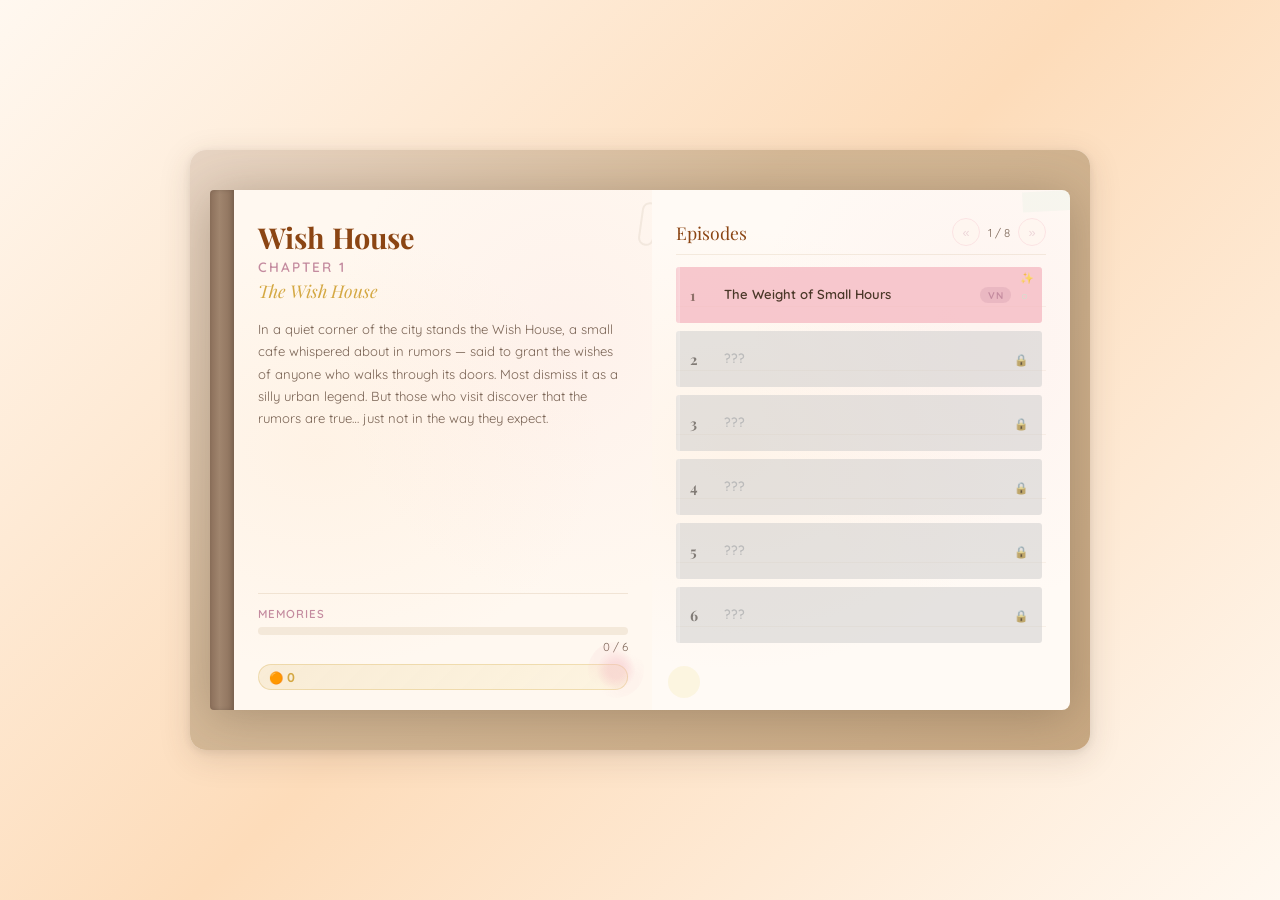
<file: index.html>
<!DOCTYPE html>
<html lang="en">
<head>
    <meta charset="UTF-8">
    <meta name="viewport" content="width=device-width, initial-scale=1.0">
    <title>Wish House</title>
    <link rel="stylesheet" href="css/style.css">
    <link rel="stylesheet" href="css/journal.css">
    <link rel="stylesheet" href="css/cafe.css">
</head>
<body>

<div id="game-container">

    <!-- ═══════ JOURNAL BOOK (Main Menu) ═══════ -->
    <div id="journal-screen">
        <div id="journal-book">
            <!-- Book spine -->
            <div id="book-spine"></div>

            <!-- Left page: chapter info -->
            <div id="journal-left-page" class="journal-page">
                <div class="page-texture"></div>
                <div class="page-content">
                    <h1 id="journal-title">Wish House</h1>
                    <div id="journal-chapter-label">Chapter 1</div>
                    <div id="journal-location">The Wish House</div>
                    <div id="journal-synopsis">
                        In a quiet corner of the city stands the Wish House, a small cafe
                        whispered about in rumors — said to grant the wishes of anyone who
                        walks through its doors...
                    </div>
                    <div id="journal-progress">
                        <div class="progress-label">Memories</div>
                        <div class="progress-bar">
                            <div class="progress-fill" id="memory-fill" style="width: 0%"></div>
                        </div>
                        <div class="progress-text" id="memory-text">0 / 6</div>
                    </div>
                    <div id="journal-buttons" class="button-counter">
                        <span class="button-icon">&#128992;</span>
                        <span id="journal-button-count">0</span>
                    </div>
                    <!-- Scrapbook decorations -->
                    <div class="deco deco-flower-1"></div>
                    <div class="deco deco-paperclip-1"></div>
                </div>
            </div>

            <!-- Right page: episode tapes -->
            <div id="journal-right-page" class="journal-page">
                <div class="page-texture"></div>
                <div class="page-content">
                    <div class="page-header">
                        <span id="page-header-text">Episodes</span>
                        <div class="page-nav">
                            <button id="prev-chapter-btn" class="nav-btn" disabled>&laquo;</button>
                            <span id="page-indicator">1 / 8</span>
                            <button id="next-chapter-btn" class="nav-btn">&raquo;</button>
                        </div>
                    </div>
                    <div id="episode-list"></div>
                </div>
                <!-- Scrapbook decorations -->
                <div class="deco deco-sticker-1"></div>
                <div class="deco deco-tape-corner"></div>
            </div>
        </div>
    </div>

    <!-- ═══════ VN PLAYER (Episode Scene) ═══════ -->
    <div id="vn-player" class="hidden-screen">

        <!-- Title card for episode -->
        <div id="title-screen">
            <h1>Wish House</h1>
            <div class="subtitle" id="ep-subtitle">Chapter 1</div>
            <div class="episode-title" id="ep-title">"That'll Be 1 Button."</div>
            <button id="start-btn">Begin</button>
            <button id="skip-to-choice-btn-title" style="display:none;">Skip to Choice</button>
            <button id="back-to-journal-title-btn" class="journal-return-btn">Back to Journal</button>
        </div>

        <!-- Skip Story button -->
        <button id="skip-story-btn">Skip Story</button>
        <button id="skip-to-choice-btn" style="display:none;">Skip to Choice</button>

        <!-- Scene area -->
        <div id="scene">
            <div id="scene-bg"></div>
            <div id="character-left"></div>
            <div id="character-right"></div>
            <div id="dish-card"></div>
            <div id="choice-panel"></div>
            <div id="dialogue-box">
                <div id="speaker-name"></div>
                <div id="dialogue-text"></div>
                <div id="advance-indicator">Click or press Space to continue</div>
            </div>
        </div>

        <!-- Fade overlay -->
        <div id="fade-overlay"></div>

        <!-- Episode complete screen -->
        <div id="episode-complete">
            <h2 id="complete-heading">Episode 1 Complete</h2>
            <p id="complete-title">"That'll Be 1 Button."</p>
            <p id="choice-summary"></p>
            <p id="next-episode-hint" style="color: var(--text-light); font-size: 0.9rem; margin-bottom: 1rem;"></p>
            <button id="next-episode-btn">Next Episode</button>
            <button id="back-to-journal-btn" class="journal-return-btn">Back to Journal</button>
        </div>
    </div>

    <!-- ═══════ CAFE GAME (Shift Gameplay) ═══════ -->
    <div id="cafe-screen" class="hidden-screen">

        <!-- Shift intro overlay -->
        <div id="shift-intro">
            <h2 id="shift-intro-title">Shift 1</h2>
            <p id="shift-intro-desc">Your first day! Kit guides you through making simple drinks and snacks.</p>
            <div id="shift-intro-goal">Serve <strong>5</strong> successful dishes to complete the shift.</div>
            <button id="shift-start-btn">Start Shift</button>
        </div>

        <!-- Decoration screen: table colour & shape picker -->
        <div id="decoration-screen" class="hidden">
            <h2 id="deco-title">Decorate Your Cafe</h2>
            <p id="deco-subtitle">Choose a table style for today's shift</p>
            <div id="deco-preview">
                <div class="deco-preview-table">
                    <div class="table-surface"></div>
                </div>
            </div>
            <p class="deco-section-label">Shape</p>
            <div id="deco-shapes">
                <button class="deco-shape active" data-shape="circle" title="Circle">
                    <span class="shape-icon shape-circle"></span>
                    <span class="swatch-label">Circle</span>
                </button>
                <button class="deco-shape" data-shape="square" title="Square">
                    <span class="shape-icon shape-square"></span>
                    <span class="swatch-label">Square</span>
                </button>
                <button class="deco-shape" data-shape="rectangle" title="Rectangle">
                    <span class="shape-icon shape-rectangle"></span>
                    <span class="swatch-label">Rectangle</span>
                </button>
                <button class="deco-shape" data-shape="heart" title="Heart">
                    <span class="shape-icon shape-heart"></span>
                    <span class="swatch-label">Heart</span>
                </button>
            </div>
            <p class="deco-section-label">Material</p>
            <div id="deco-swatches">
                <button class="deco-swatch active" data-theme="wood" title="Classic Wood">
                    <span class="swatch-fill swatch-wood"></span>
                    <span class="swatch-label">Wood</span>
                </button>
                <button class="deco-swatch" data-theme="rose" title="Rose Marble">
                    <span class="swatch-fill swatch-rose"></span>
                    <span class="swatch-label">Marble</span>
                </button>
                <button class="deco-swatch" data-theme="sage" title="Sage Linen">
                    <span class="swatch-fill swatch-sage"></span>
                    <span class="swatch-label">Linen</span>
                </button>
                <button class="deco-swatch" data-theme="lavender" title="Lavender Terrazzo">
                    <span class="swatch-fill swatch-lavender"></span>
                    <span class="swatch-label">Terrazzo</span>
                </button>
                <button class="deco-swatch" data-theme="ocean" title="Blue Gingham">
                    <span class="swatch-fill swatch-ocean"></span>
                    <span class="swatch-label">Gingham</span>
                </button>
                <button class="deco-swatch" data-theme="honey" title="Honey Stone">
                    <span class="swatch-fill swatch-honey"></span>
                    <span class="swatch-label">Stone</span>
                </button>
                <button class="deco-swatch" data-theme="peach" title="Peach Clay">
                    <span class="swatch-fill swatch-peach"></span>
                    <span class="swatch-label">Clay</span>
                </button>
            </div>
            <button id="deco-begin-btn">Begin Shift</button>
        </div>

        <!-- HUD: shift progress bar -->
        <div id="cafe-hud">
            <div class="hud-left">
                <span id="hud-shift-label">Shift 1</span>
                <div class="hud-progress">
                    <div class="hud-progress-fill" id="hud-progress-fill"></div>
                </div>
                <span id="hud-dish-count">0 / 5</span>
                <span id="hud-buttons" class="button-counter button-counter-sm">
                    <span class="button-icon">&#128992;</span>
                    <span id="hud-button-count">0</span>
                </span>
            </div>
            <div class="hud-right">
                <span id="hud-streak" class="hud-streak">Streak: 0</span>
                <span id="hud-mistakes" class="hud-mistakes"></span>
                <button id="end-shift-btn" class="hud-end-btn" disabled>End Shift</button>
                <button id="quit-shift-btn" class="hud-quit-btn" title="Quit Shift">&times;</button>
            </div>
        </div>

        <!-- Quit confirmation modal -->
        <div id="quit-confirm" class="hidden">
            <div class="quit-confirm-box">
                <p>Quit this shift?<br><span class="quit-confirm-sub">All progress will be lost.</span></p>
                <div class="quit-confirm-actions">
                    <button id="quit-confirm-yes">Quit</button>
                    <button id="quit-confirm-no">Cancel</button>
                </div>
            </div>
        </div>

        <!-- Recipe Book Modal -->
        <div id="recipe-book-modal" class="hidden">
            <div class="recipe-book-outer">
                <button id="recipe-book-close" title="Close">&times;</button>
                <div class="recipe-book-spine"></div>
                <div class="recipe-book-content">
                    <!-- Faded page arrows on left/right of content -->
                    <button id="recipe-page-prev" class="recipe-page-arrow recipe-arrow-left">&lsaquo;</button>
                    <button id="recipe-page-next" class="recipe-page-arrow recipe-arrow-right">&rsaquo;</button>
                    <!-- Two-page spread -->
                    <div class="recipe-book-spread">
                        <div class="recipe-page recipe-page-left">
                            <div class="page-texture"></div>
                        </div>
                        <div class="recipe-page recipe-page-right">
                            <div class="page-texture"></div>
                        </div>
                    </div>
                </div>
                <!-- Right-edge index tabs + page indicator at bottom -->
                <div id="recipe-book-tabs">
                    <button class="recipe-tab active" data-category="drink"><span class="tab-emoji">&#9749;</span><span class="tab-label">Drinks</span></button>
                    <button class="recipe-tab" data-category="food"><span class="tab-emoji">&#127834;</span><span class="tab-label">Food</span></button>
                    <button class="recipe-tab" data-category="dessert"><span class="tab-emoji">&#127856;</span><span class="tab-label">Desserts</span></button>
                    <button class="recipe-tab" data-category="specials"><span class="tab-emoji">&#10024;</span><span class="tab-label">Specials</span></button>
                    <span id="recipe-page-indicator" class="recipe-page-num">1 / 1</span>
                </div>
            </div>
        </div>

        <!-- ═══ TABLE ZONE (Cafe Room View) ═══ -->
        <div id="table-zone">
            <div id="cafe-room">
                <!-- Row 1: Tables 1-3 -->
                <div class="table-row">
                    <div class="cafe-table" data-table="1">
                        <div class="table-surface">
                            <div class="food-slot"></div>
                            <div class="table-overlay"></div>
                        </div>
                        <div class="table-label">Table 1</div>
                    </div>
                    <div class="cafe-table" data-table="2">
                        <div class="table-surface">
                            <div class="food-slot"></div>
                            <div class="table-overlay"></div>
                        </div>
                        <div class="table-label">Table 2</div>
                    </div>
                    <div class="cafe-table" data-table="3">
                        <div class="table-surface">
                            <div class="food-slot"></div>
                            <div class="table-overlay"></div>
                        </div>
                        <div class="table-label">Table 3</div>
                    </div>
                </div>
                <!-- Row 2: Tables 4-6 -->
                <div class="table-row">
                    <div class="cafe-table" data-table="4">
                        <div class="table-surface">
                            <div class="food-slot"></div>
                            <div class="table-overlay"></div>
                        </div>
                        <div class="table-label">Table 4</div>
                    </div>
                    <div class="cafe-table" data-table="5">
                        <div class="table-surface">
                            <div class="food-slot"></div>
                            <div class="table-overlay"></div>
                        </div>
                        <div class="table-label">Table 5</div>
                    </div>
                    <div class="cafe-table" data-table="6">
                        <div class="table-surface">
                            <div class="food-slot"></div>
                            <div class="table-overlay"></div>
                        </div>
                        <div class="table-label">Table 6</div>
                    </div>
                </div>
            </div>
            <!-- Barista / Magician Zone -->
            <div id="barista-zone">
                <div id="barista-sprite"></div>
                <div id="barista-label">M &amp; B</div>
            </div>
        </div>

        <!-- ═══ CRAFT VIEW (ingredient matching) ═══ -->
        <div id="craft-view" class="hidden">

        <!-- Customer order banner -->
        <div id="customer-order">
            <div id="order-avatar" class="order-avatar"></div>
            <div id="order-content">
                <div id="order-customer-name">Customer</div>
                <div id="order-dialogue">"Just a coffee, please."</div>
                <div id="order-recipe-hint">
                    <span id="order-recipe-icon"></span>
                    <span id="order-recipe-name"></span>
                </div>
            </div>
            <button id="recipe-book-btn" title="Recipe Book"><em>?</em></button>
            <button id="back-to-tables-btn" title="Back to Tables">Back to Tables</button>
        </div>

        <!-- Customer chat / tip choice (Papers Please style) -->
        <div id="customer-chat" class="hidden">
            <div id="chat-bubble">
                <div id="chat-customer-line"></div>
            </div>
            <div id="chat-choices">
                <button class="chat-choice" data-choice="0"></button>
                <button class="chat-choice" data-choice="1"></button>
            </div>
            <div id="chat-response" class="hidden">
                <div id="chat-response-text"></div>
            </div>
        </div>

        <!-- Order picker (when table has multiple orders) -->
        <div id="order-picker" class="hidden">
            <div id="order-picker-label">Select an order:</div>
            <div id="order-picker-list"></div>
        </div>

        <!-- Card Slots (middle) -->
        <div id="card-slots-row">
            <div id="card-slots">
                <!-- Populated by JS based on recipe ingredient count -->
            </div>
            <button id="revert-slots-btn" title="Clear all slots">&#8634;</button>
        </div>

        <!-- Ingredient Deck (bottom) -->
        <div id="ingredient-deck">
            <div id="deck-tabs">
                <button class="deck-tab active" data-group="all">All</button>
                <button class="deck-tab" data-group="base">Bases</button>
                <button class="deck-tab" data-group="produce">Produce</button>
                <button class="deck-tab" data-group="toppings">Toppings</button>
                <button class="deck-tab" data-group="dairy">Dairy &amp; More</button>
                <button class="deck-tab" data-group="temp">Temp</button>
                <button class="deck-tab" data-group="special">Special</button>
            </div>
            <div id="deck-scroll">
                <!-- Populated by JS -->
            </div>
        </div>

        <!-- FUSE button -->
        <button id="fuse-btn" disabled>
            <span class="fuse-sparkle">&#10024;</span>
            FUSE
            <span class="fuse-sparkle">&#10024;</span>
        </button>

        </div><!-- /craft-view -->

        <!-- Serve result overlay -->
        <div id="serve-result" class="hidden">
            <div id="serve-result-icon"></div>
            <div id="serve-result-text"></div>
            <div id="serve-result-actions">
                <button id="serve-next-btn">Next Order</button>
                <button id="serve-retry-btn" class="hidden">Try Again?</button>
                <button id="serve-return-btn" class="hidden">Return to Tables</button>
            </div>
        </div>

        <!-- Shift complete overlay -->
        <div id="shift-complete" class="hidden">
            <h2>Shift Complete!</h2>
            <div id="shift-summary">
                <p id="shift-dishes-served"></p>
                <p id="shift-streak-final"></p>
                <p id="shift-rating"></p>
            </div>
            <button id="shift-done-btn" class="journal-return-btn">Continue</button>
        </div>
    </div>

</div>

<script src="js/cafe-data.js?v=5"></script>
<script src="js/journal.js?v=5"></script>
<script src="js/game.js?v=5"></script>
<script src="js/cafe.js?v=5"></script>

</body>
</html>
</file>
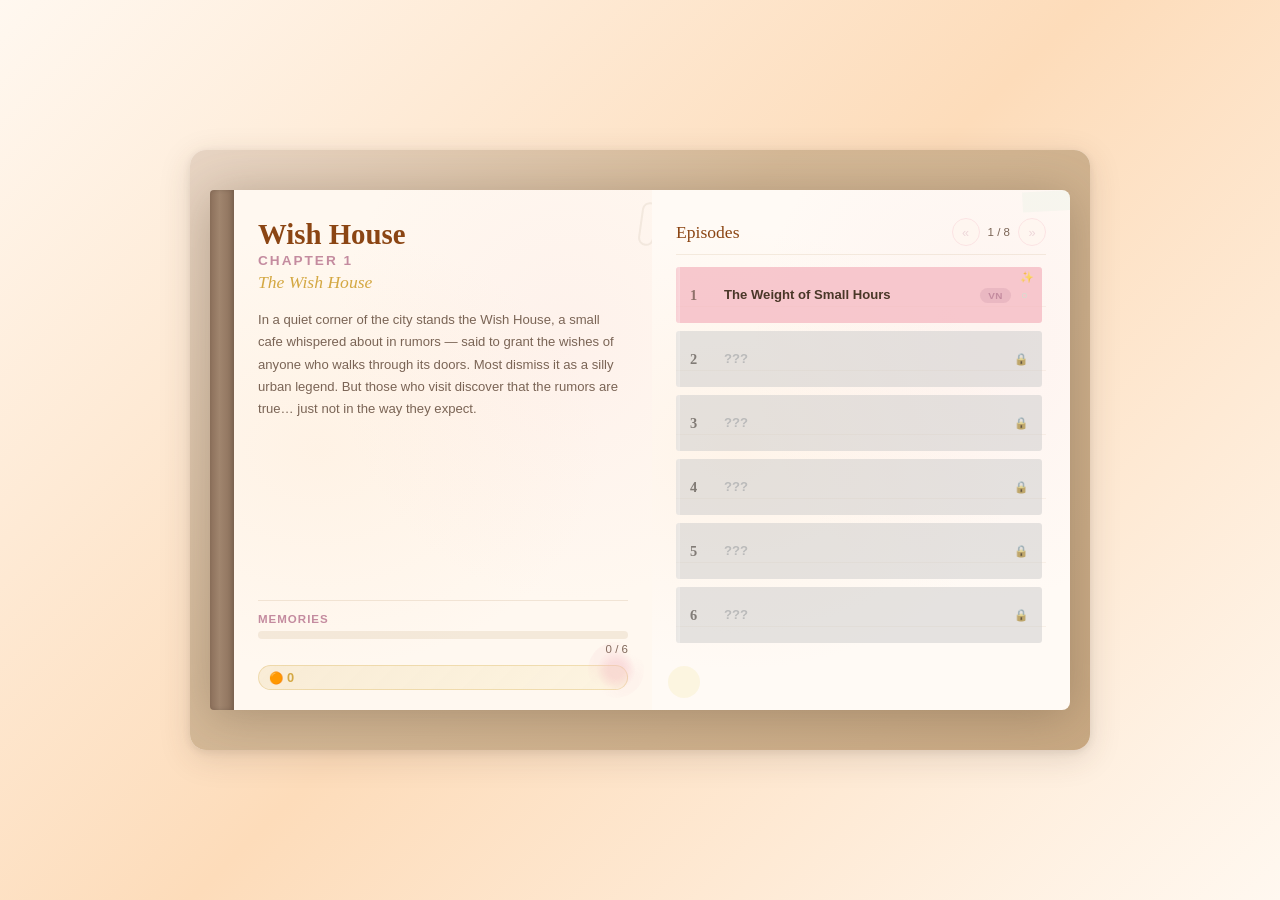
<file: web-demo/index.html>
<!DOCTYPE html>
<html lang="en">
<head>
    <meta charset="UTF-8">
    <meta name="viewport" content="width=device-width, initial-scale=1.0">
    <meta http-equiv="Content-Security-Policy" content="default-src 'self'; style-src 'self' 'unsafe-inline'; img-src 'self' data:; font-src 'self'">
    <title>Wish House</title>
    <link rel="stylesheet" href="css/style.css">
    <link rel="stylesheet" href="css/journal.css">
    <link rel="stylesheet" href="css/cafe.css">
</head>
<body>

<div id="game-container">

    <!-- ═══════ JOURNAL BOOK (Main Menu) ═══════ -->
    <div id="journal-screen">
        <div id="journal-book">
            <!-- Book spine -->
            <div id="book-spine"></div>

            <!-- Left page: chapter info -->
            <div id="journal-left-page" class="journal-page">
                <div class="page-texture"></div>
                <div class="page-content">
                    <h1 id="journal-title">Wish House</h1>
                    <div id="journal-chapter-label">Chapter 1</div>
                    <div id="journal-location">The Wish House</div>
                    <div id="journal-synopsis">
                        In a quiet corner of the city stands the Wish House, a small cafe
                        whispered about in rumors — said to grant the wishes of anyone who
                        walks through its doors...
                    </div>
                    <div id="journal-progress">
                        <div class="progress-label">Memories</div>
                        <div class="progress-bar">
                            <div class="progress-fill" id="memory-fill" style="width: 0%"></div>
                        </div>
                        <div class="progress-text" id="memory-text">0 / 6</div>
                    </div>
                    <div id="journal-buttons" class="button-counter">
                        <span class="button-icon">&#128992;</span>
                        <span id="journal-button-count">0</span>
                    </div>
                    <!-- Scrapbook decorations -->
                    <div class="deco deco-flower-1"></div>
                    <div class="deco deco-paperclip-1"></div>
                </div>
            </div>

            <!-- Right page: episode tapes -->
            <div id="journal-right-page" class="journal-page">
                <div class="page-texture"></div>
                <div class="page-content">
                    <div class="page-header">
                        <span id="page-header-text">Episodes</span>
                        <div class="page-nav">
                            <button id="prev-chapter-btn" class="nav-btn" disabled>&laquo;</button>
                            <span id="page-indicator">1 / 8</span>
                            <button id="next-chapter-btn" class="nav-btn">&raquo;</button>
                        </div>
                    </div>
                    <div id="episode-list"></div>
                </div>
                <!-- Scrapbook decorations -->
                <div class="deco deco-sticker-1"></div>
                <div class="deco deco-tape-corner"></div>
            </div>
        </div>
    </div>

    <!-- ═══════ VN PLAYER (Episode Scene) ═══════ -->
    <div id="vn-player" class="hidden-screen">

        <!-- Title card for episode -->
        <div id="title-screen">
            <h1>Wish House</h1>
            <div class="subtitle" id="ep-subtitle">Chapter 1</div>
            <div class="episode-title" id="ep-title">"That'll Be 1 Button."</div>
            <button id="start-btn">Begin</button>
            <button id="skip-to-choice-btn-title" style="display:none;">Skip to Choice</button>
            <button id="back-to-journal-title-btn" class="journal-return-btn">Back to Journal</button>
        </div>

        <!-- Skip Story button -->
        <button id="skip-story-btn">Skip Story</button>
        <button id="skip-to-choice-btn" style="display:none;">Skip to Choice</button>

        <!-- Scene area -->
        <div id="scene">
            <div id="scene-bg"></div>
            <div id="character-left"></div>
            <div id="character-right"></div>
            <div id="dish-card"></div>
            <div id="choice-panel"></div>
            <div id="dialogue-box">
                <div id="speaker-name"></div>
                <div id="dialogue-text"></div>
                <div id="advance-indicator">Click or press Space to continue</div>
            </div>
        </div>

        <!-- Fade overlay -->
        <div id="fade-overlay"></div>

        <!-- Episode complete screen -->
        <div id="episode-complete">
            <h2 id="complete-heading">Episode 1 Complete</h2>
            <p id="complete-title">"That'll Be 1 Button."</p>
            <p id="choice-summary"></p>
            <p id="next-episode-hint" style="color: var(--text-light); font-size: 0.9rem; margin-bottom: 1rem;"></p>
            <button id="next-episode-btn">Next Episode</button>
            <button id="back-to-journal-btn" class="journal-return-btn">Back to Journal</button>
        </div>
    </div>

    <!-- ═══════ CAFE GAME (Shift Gameplay) ═══════ -->
    <div id="cafe-screen" class="hidden-screen">

        <!-- Shift intro overlay -->
        <div id="shift-intro">
            <h2 id="shift-intro-title">Shift 1</h2>
            <p id="shift-intro-desc">Your first day! Kit guides you through making simple drinks and snacks.</p>
            <div id="shift-intro-goal">Serve <strong>5</strong> successful dishes to complete the shift.</div>
            <button id="shift-start-btn">Start Shift</button>
        </div>

        <!-- Decoration screen: table colour & shape picker -->
        <div id="decoration-screen" class="hidden">
            <h2 id="deco-title">Decorate Your Cafe</h2>
            <p id="deco-subtitle">Choose a table style for today's shift</p>
            <div id="deco-preview">
                <div class="deco-preview-table">
                    <div class="table-surface"></div>
                </div>
            </div>
            <p class="deco-section-label">Shape</p>
            <div id="deco-shapes">
                <button class="deco-shape active" data-shape="circle" title="Circle">
                    <span class="shape-icon shape-circle"></span>
                    <span class="swatch-label">Circle</span>
                </button>
                <button class="deco-shape" data-shape="square" title="Square">
                    <span class="shape-icon shape-square"></span>
                    <span class="swatch-label">Square</span>
                </button>
                <button class="deco-shape" data-shape="rectangle" title="Rectangle">
                    <span class="shape-icon shape-rectangle"></span>
                    <span class="swatch-label">Rectangle</span>
                </button>
                <button class="deco-shape" data-shape="heart" title="Heart">
                    <span class="shape-icon shape-heart"></span>
                    <span class="swatch-label">Heart</span>
                </button>
            </div>
            <p class="deco-section-label">Material</p>
            <div id="deco-swatches">
                <button class="deco-swatch active" data-theme="wood" title="Classic Wood">
                    <span class="swatch-fill swatch-wood"></span>
                    <span class="swatch-label">Wood</span>
                </button>
                <button class="deco-swatch" data-theme="rose" title="Rose Marble">
                    <span class="swatch-fill swatch-rose"></span>
                    <span class="swatch-label">Marble</span>
                </button>
                <button class="deco-swatch" data-theme="sage" title="Sage Linen">
                    <span class="swatch-fill swatch-sage"></span>
                    <span class="swatch-label">Linen</span>
                </button>
                <button class="deco-swatch" data-theme="lavender" title="Lavender Terrazzo">
                    <span class="swatch-fill swatch-lavender"></span>
                    <span class="swatch-label">Terrazzo</span>
                </button>
                <button class="deco-swatch" data-theme="ocean" title="Blue Gingham">
                    <span class="swatch-fill swatch-ocean"></span>
                    <span class="swatch-label">Gingham</span>
                </button>
                <button class="deco-swatch" data-theme="honey" title="Honey Stone">
                    <span class="swatch-fill swatch-honey"></span>
                    <span class="swatch-label">Stone</span>
                </button>
                <button class="deco-swatch" data-theme="peach" title="Peach Clay">
                    <span class="swatch-fill swatch-peach"></span>
                    <span class="swatch-label">Clay</span>
                </button>
            </div>
            <button id="deco-begin-btn">Begin Shift</button>
        </div>

        <!-- HUD: shift progress bar -->
        <div id="cafe-hud">
            <div class="hud-left">
                <span id="hud-shift-label">Shift 1</span>
                <div class="hud-progress">
                    <div class="hud-progress-fill" id="hud-progress-fill"></div>
                </div>
                <span id="hud-dish-count">0 / 5</span>
                <span id="hud-buttons" class="button-counter button-counter-sm">
                    <span class="button-icon">&#128992;</span>
                    <span id="hud-button-count">0</span>
                </span>
            </div>
            <div class="hud-right">
                <span id="hud-streak" class="hud-streak">Streak: 0</span>
                <span id="hud-mistakes" class="hud-mistakes"></span>
                <button id="end-shift-btn" class="hud-end-btn" disabled>End Shift</button>
                <button id="quit-shift-btn" class="hud-quit-btn" title="Quit Shift">&times;</button>
            </div>
        </div>

        <!-- Quit confirmation modal -->
        <div id="quit-confirm" class="hidden">
            <div class="quit-confirm-box">
                <p>Quit this shift?<br><span class="quit-confirm-sub">All progress will be lost.</span></p>
                <div class="quit-confirm-actions">
                    <button id="quit-confirm-yes">Quit</button>
                    <button id="quit-confirm-no">Cancel</button>
                </div>
            </div>
        </div>

        <!-- Recipe Book Modal -->
        <div id="recipe-book-modal" class="hidden">
            <div class="recipe-book-outer">
                <button id="recipe-book-close" title="Close">&times;</button>
                <div class="recipe-book-spine"></div>
                <div class="recipe-book-content">
                    <!-- Faded page arrows on left/right of content -->
                    <button id="recipe-page-prev" class="recipe-page-arrow recipe-arrow-left">&lsaquo;</button>
                    <button id="recipe-page-next" class="recipe-page-arrow recipe-arrow-right">&rsaquo;</button>
                    <!-- Two-page spread -->
                    <div class="recipe-book-spread">
                        <div class="recipe-page recipe-page-left">
                            <div class="page-texture"></div>
                        </div>
                        <div class="recipe-page recipe-page-right">
                            <div class="page-texture"></div>
                        </div>
                    </div>
                </div>
                <!-- Right-edge index tabs + page indicator at bottom -->
                <div id="recipe-book-tabs">
                    <button class="recipe-tab active" data-category="drink"><span class="tab-emoji">&#9749;</span><span class="tab-label">Drinks</span></button>
                    <button class="recipe-tab" data-category="food"><span class="tab-emoji">&#127834;</span><span class="tab-label">Food</span></button>
                    <button class="recipe-tab" data-category="dessert"><span class="tab-emoji">&#127856;</span><span class="tab-label">Desserts</span></button>
                    <button class="recipe-tab" data-category="specials"><span class="tab-emoji">&#10024;</span><span class="tab-label">Specials</span></button>
                    <span id="recipe-page-indicator" class="recipe-page-num">1 / 1</span>
                </div>
            </div>
        </div>

        <!-- ═══ TABLE ZONE (Cafe Room View) ═══ -->
        <div id="table-zone">
            <div id="cafe-room">
                <!-- Row 1: Tables 1-3 -->
                <div class="table-row">
                    <div class="cafe-table" data-table="1">
                        <div class="table-surface">
                            <div class="food-slot"></div>
                            <div class="table-overlay"></div>
                        </div>
                        <div class="table-label">Table 1</div>
                    </div>
                    <div class="cafe-table" data-table="2">
                        <div class="table-surface">
                            <div class="food-slot"></div>
                            <div class="table-overlay"></div>
                        </div>
                        <div class="table-label">Table 2</div>
                    </div>
                    <div class="cafe-table" data-table="3">
                        <div class="table-surface">
                            <div class="food-slot"></div>
                            <div class="table-overlay"></div>
                        </div>
                        <div class="table-label">Table 3</div>
                    </div>
                </div>
                <!-- Row 2: Tables 4-6 -->
                <div class="table-row">
                    <div class="cafe-table" data-table="4">
                        <div class="table-surface">
                            <div class="food-slot"></div>
                            <div class="table-overlay"></div>
                        </div>
                        <div class="table-label">Table 4</div>
                    </div>
                    <div class="cafe-table" data-table="5">
                        <div class="table-surface">
                            <div class="food-slot"></div>
                            <div class="table-overlay"></div>
                        </div>
                        <div class="table-label">Table 5</div>
                    </div>
                    <div class="cafe-table" data-table="6">
                        <div class="table-surface">
                            <div class="food-slot"></div>
                            <div class="table-overlay"></div>
                        </div>
                        <div class="table-label">Table 6</div>
                    </div>
                </div>
            </div>
            <!-- Barista / Magician Zone -->
            <div id="barista-zone">
                <div id="barista-sprite"></div>
                <div id="barista-label">M &amp; B</div>
            </div>
        </div>

        <!-- ═══ CRAFT VIEW (ingredient matching) ═══ -->
        <div id="craft-view" class="hidden">

        <!-- Customer order banner -->
        <div id="customer-order">
            <div id="order-avatar" class="order-avatar"></div>
            <div id="order-content">
                <div id="order-customer-name">Customer</div>
                <div id="order-dialogue">"Just a coffee, please."</div>
                <div id="order-recipe-hint">
                    <span id="order-recipe-icon"></span>
                    <span id="order-recipe-name"></span>
                </div>
            </div>
            <button id="recipe-book-btn" title="Recipe Book"><em>?</em></button>
            <button id="back-to-tables-btn" title="Back to Tables">Back to Tables</button>
        </div>

        <!-- Customer chat / tip choice (Papers Please style) -->
        <div id="customer-chat" class="hidden">
            <div id="chat-bubble">
                <div id="chat-customer-line"></div>
            </div>
            <div id="chat-choices">
                <button class="chat-choice" data-choice="0"></button>
                <button class="chat-choice" data-choice="1"></button>
            </div>
            <div id="chat-response" class="hidden">
                <div id="chat-response-text"></div>
            </div>
        </div>

        <!-- Order picker (when table has multiple orders) -->
        <div id="order-picker" class="hidden">
            <div id="order-picker-label">Select an order:</div>
            <div id="order-picker-list"></div>
        </div>

        <!-- Card Slots (middle) -->
        <div id="card-slots-row">
            <div id="card-slots">
                <!-- Populated by JS based on recipe ingredient count -->
            </div>
            <button id="revert-slots-btn" title="Clear all slots">&#8634;</button>
        </div>

        <!-- Ingredient Deck (bottom) -->
        <div id="ingredient-deck">
            <div id="deck-tabs">
                <button class="deck-tab active" data-group="all">All</button>
                <button class="deck-tab" data-group="base">Bases</button>
                <button class="deck-tab" data-group="produce">Produce</button>
                <button class="deck-tab" data-group="toppings">Toppings</button>
                <button class="deck-tab" data-group="dairy">Dairy &amp; More</button>
                <button class="deck-tab" data-group="temp">Temp</button>
                <button class="deck-tab" data-group="special">Special</button>
            </div>
            <div id="deck-scroll">
                <!-- Populated by JS -->
            </div>
        </div>

        <!-- FUSE button -->
        <button id="fuse-btn" disabled>
            <span class="fuse-sparkle">&#10024;</span>
            FUSE
            <span class="fuse-sparkle">&#10024;</span>
        </button>

        </div><!-- /craft-view -->

        <!-- Serve result overlay -->
        <div id="serve-result" class="hidden">
            <div id="serve-result-icon"></div>
            <div id="serve-result-text"></div>
            <div id="serve-result-actions">
                <button id="serve-next-btn">Next Order</button>
                <button id="serve-retry-btn" class="hidden">Try Again?</button>
                <button id="serve-return-btn" class="hidden">Return to Tables</button>
            </div>
        </div>

        <!-- Shift complete overlay -->
        <div id="shift-complete" class="hidden">
            <h2>Shift Complete!</h2>
            <div id="shift-summary">
                <p id="shift-dishes-served"></p>
                <p id="shift-streak-final"></p>
                <p id="shift-rating"></p>
            </div>
            <button id="shift-done-btn" class="journal-return-btn">Continue</button>
        </div>
    </div>

</div>

<script src="js/cafe-data.js?v=5"></script>
<script src="js/journal.js?v=5"></script>
<script src="js/game.js?v=5"></script>
<script src="js/cafe.js?v=5"></script>

</body>
</html>
</file>
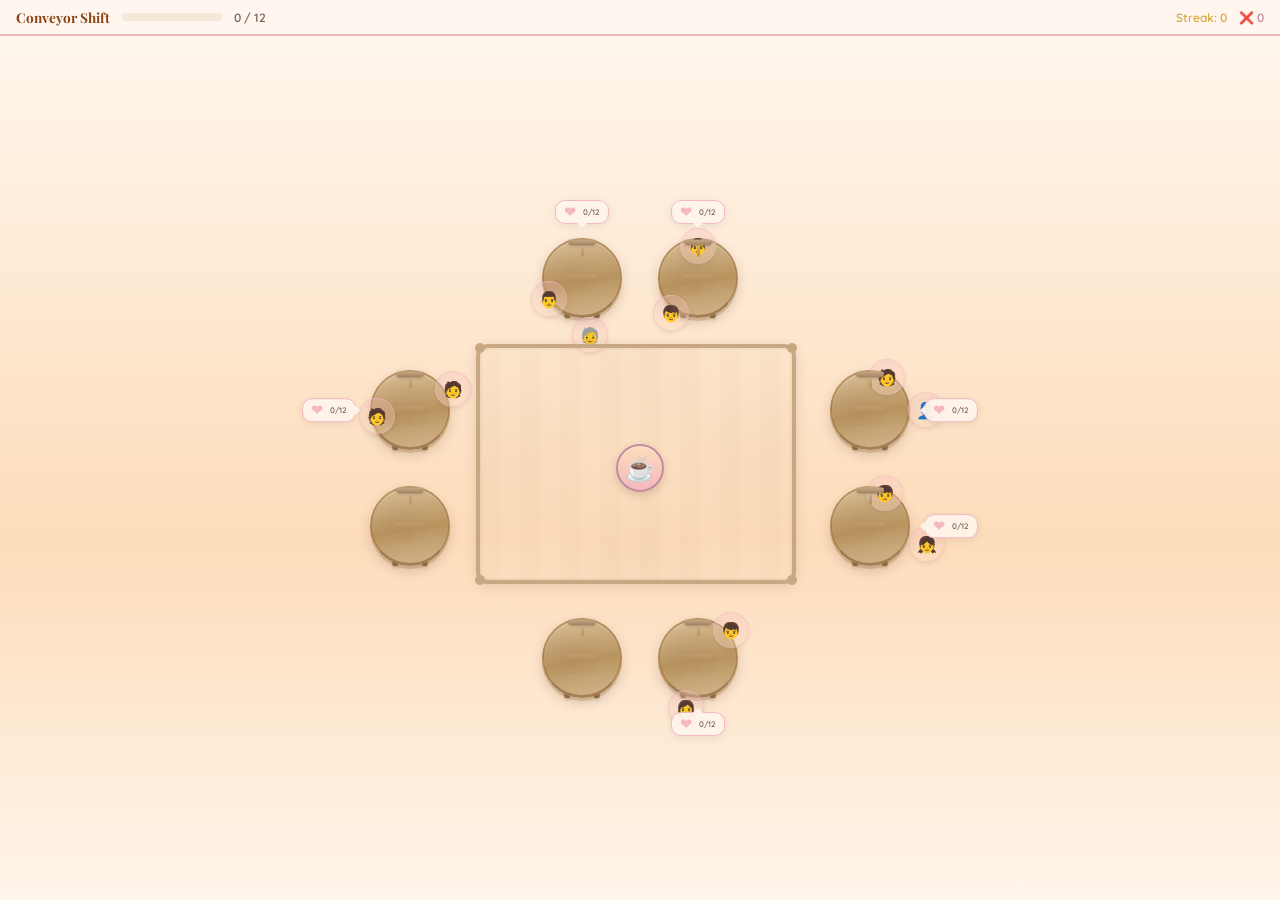
<file: conveyor.html>
<!DOCTYPE html>
<html lang="en">
<head>
  <meta charset="UTF-8">
  <meta name="viewport" content="width=device-width, initial-scale=1.0">
  <title>Bake a Wish — Conveyor Belt Prototype</title>
  <link rel="preconnect" href="https://fonts.googleapis.com">
  <link rel="preconnect" href="https://fonts.gstatic.com" crossorigin>
  <link href="https://fonts.googleapis.com/css2?family=Playfair+Display:wght@400;700&family=Quicksand:wght@400;500;600;700&display=swap" rel="stylesheet">
  <link rel="stylesheet" href="css/conveyor.css">
</head>
<body>
  <div id="conveyor-screen">

    <!-- HUD -->
    <div id="conveyor-hud">
      <div class="hud-left">
        <span id="hud-shift-label">Conveyor Shift</span>
        <div id="hud-progress">
          <div id="hud-progress-fill"></div>
        </div>
        <span id="hud-dish-count">0 / 12</span>
      </div>
      <div class="hud-right">
        <span id="hud-streak">Streak: 0</span>
        <span id="hud-mistakes">❌ 0</span>
      </div>
    </div>

    <!-- Main play area -->
    <div id="play-area">

      <!-- Tables: 4 sides of the belt -->
      <!-- Top tables -->
      <div class="table-side table-side-top" id="tables-top"></div>
      <!-- Right tables -->
      <div class="table-side table-side-right" id="tables-right"></div>
      <!-- Bottom tables -->
      <div class="table-side table-side-bottom" id="tables-bottom"></div>
      <!-- Left tables -->
      <div class="table-side table-side-left" id="tables-left"></div>

      <!-- The conveyor belt (square loop) -->
      <div id="conveyor-belt">
        <div id="belt-track">
          <!-- Belt corner markers -->
          <div class="belt-corner corner-tl"></div>
          <div class="belt-corner corner-tr"></div>
          <div class="belt-corner corner-br"></div>
          <div class="belt-corner corner-bl"></div>
          <!-- Plates are dynamically injected here -->
        </div>
      </div>

      <!-- Barista sprite (coffee icon) -->
      <div id="cb-barista">&#9749;</div>

    </div>

    <!-- Order board overlay (appears when barista reaches a table) -->
    <div id="cb-order-board" class="hidden">
      <div id="cb-order-board-inner">
        <div id="cb-order-header">
          <span id="cb-order-avatar"></span>
          <div id="cb-order-info">
            <div id="cb-order-customer-name">Customer</div>
            <div id="cb-order-dialogue"></div>
          </div>
          <button id="cb-order-close-btn" title="Close">&times;</button>
        </div>
        <div id="cb-order-items"></div>

        <!-- Customer chat (small talk) -->
        <div id="cb-chat" class="hidden">
          <div id="cb-chat-bubble">
            <div id="cb-chat-customer-line"></div>
          </div>
          <div id="cb-chat-choices">
            <button class="cb-chat-choice" data-choice="0"></button>
            <button class="cb-chat-choice" data-choice="1"></button>
          </div>
          <div id="cb-chat-response" class="hidden">
            <div id="cb-chat-response-text"></div>
          </div>
        </div>

        <button id="cb-order-done-btn">Done</button>
      </div>
    </div>

    <!-- Serve result overlay -->
    <div id="serve-result" class="hidden">
      <div id="serve-result-icon"></div>
      <div id="serve-result-text"></div>
    </div>

    <!-- Shift complete overlay -->
    <div id="shift-complete" class="hidden">
      <h2>Shift Complete!</h2>
      <div id="shift-summary"></div>
      <button id="shift-continue-btn">Continue</button>
    </div>

  </div>

  <script src="js/cafe-data.js?v=5"></script>
  <script src="js/conveyor.js?v=2"></script>
</body>
</html>
</file>
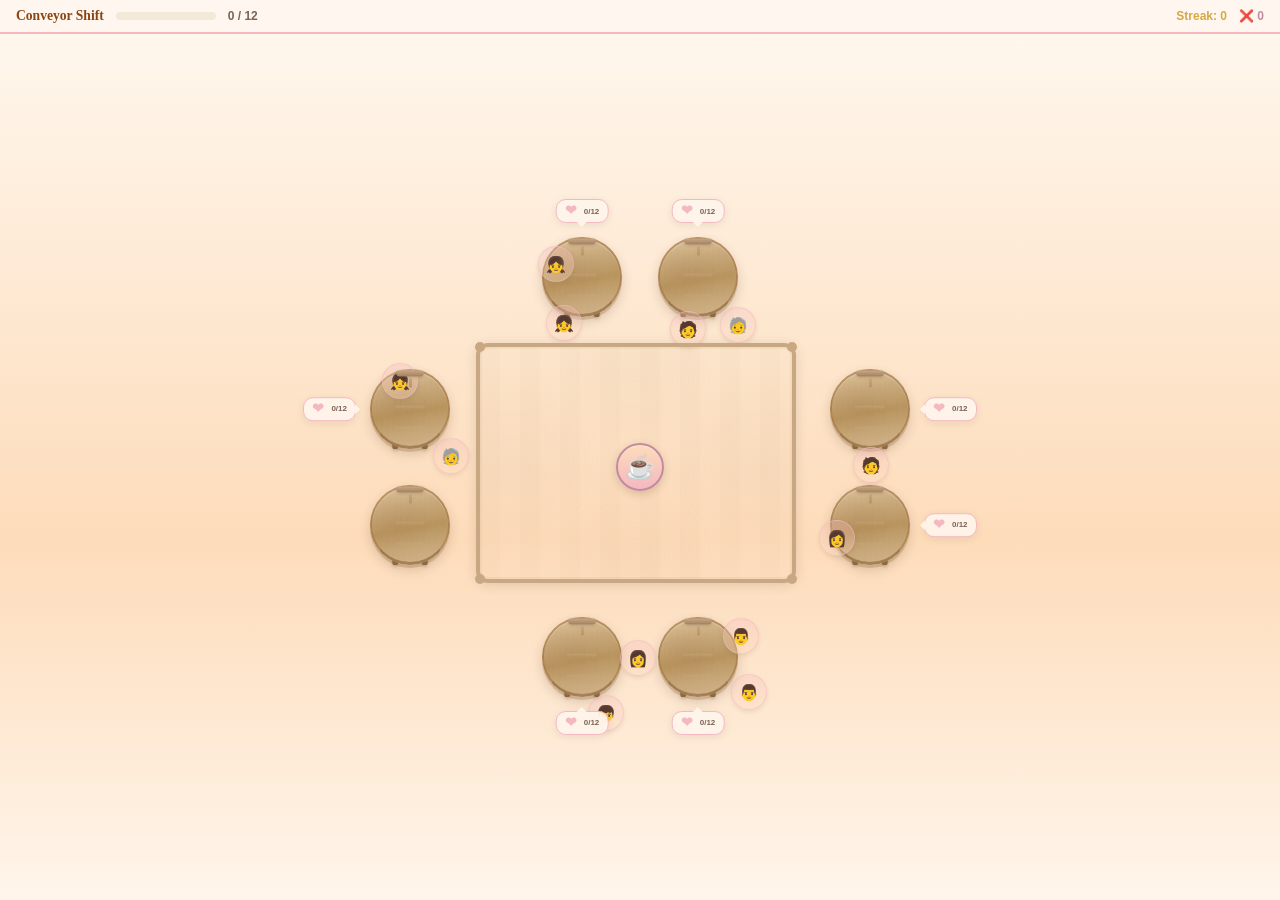
<file: web-demo/conveyor.html>
<!DOCTYPE html>
<html lang="en">
<head>
  <meta charset="UTF-8">
  <meta name="viewport" content="width=device-width, initial-scale=1.0">
  <meta http-equiv="Content-Security-Policy" content="default-src 'self'; style-src 'self' 'unsafe-inline' https://fonts.googleapis.com; font-src 'self' https://fonts.gstatic.com; img-src 'self' data:; connect-src 'self' https://fonts.googleapis.com https://fonts.gstatic.com">
  <title>Bake a Wish — Conveyor Belt Prototype</title>
  <link rel="preconnect" href="https://fonts.googleapis.com">
  <link rel="preconnect" href="https://fonts.gstatic.com" crossorigin>
  <link href="https://fonts.googleapis.com/css2?family=Playfair+Display:wght@400;700&family=Quicksand:wght@400;500;600;700&display=swap" rel="stylesheet">
  <link rel="stylesheet" href="css/conveyor.css">
</head>
<body>
  <div id="conveyor-screen">

    <!-- HUD -->
    <div id="conveyor-hud">
      <div class="hud-left">
        <span id="hud-shift-label">Conveyor Shift</span>
        <div id="hud-progress">
          <div id="hud-progress-fill"></div>
        </div>
        <span id="hud-dish-count">0 / 12</span>
      </div>
      <div class="hud-right">
        <span id="hud-streak">Streak: 0</span>
        <span id="hud-mistakes">❌ 0</span>
      </div>
    </div>

    <!-- Main play area -->
    <div id="play-area">

      <!-- Tables: 4 sides of the belt -->
      <!-- Top tables -->
      <div class="table-side table-side-top" id="tables-top"></div>
      <!-- Right tables -->
      <div class="table-side table-side-right" id="tables-right"></div>
      <!-- Bottom tables -->
      <div class="table-side table-side-bottom" id="tables-bottom"></div>
      <!-- Left tables -->
      <div class="table-side table-side-left" id="tables-left"></div>

      <!-- The conveyor belt (square loop) -->
      <div id="conveyor-belt">
        <div id="belt-track">
          <!-- Belt corner markers -->
          <div class="belt-corner corner-tl"></div>
          <div class="belt-corner corner-tr"></div>
          <div class="belt-corner corner-br"></div>
          <div class="belt-corner corner-bl"></div>
          <!-- Plates are dynamically injected here -->
        </div>
      </div>

      <!-- Barista sprite (coffee icon) -->
      <div id="cb-barista">&#9749;</div>

    </div>

    <!-- Order board overlay (appears when barista reaches a table) -->
    <div id="cb-order-board" class="hidden">
      <div id="cb-order-board-inner">
        <div id="cb-order-header">
          <span id="cb-order-avatar"></span>
          <div id="cb-order-info">
            <div id="cb-order-customer-name">Customer</div>
            <div id="cb-order-dialogue"></div>
          </div>
          <button id="cb-order-close-btn" title="Close">&times;</button>
        </div>
        <div id="cb-order-items"></div>

        <!-- Customer chat (small talk) -->
        <div id="cb-chat" class="hidden">
          <div id="cb-chat-bubble">
            <div id="cb-chat-customer-line"></div>
          </div>
          <div id="cb-chat-choices">
            <button class="cb-chat-choice" data-choice="0"></button>
            <button class="cb-chat-choice" data-choice="1"></button>
          </div>
          <div id="cb-chat-response" class="hidden">
            <div id="cb-chat-response-text"></div>
          </div>
        </div>

        <button id="cb-order-done-btn">Done</button>
      </div>
    </div>

    <!-- Serve result overlay -->
    <div id="serve-result" class="hidden">
      <div id="serve-result-icon"></div>
      <div id="serve-result-text"></div>
    </div>

    <!-- Shift complete overlay -->
    <div id="shift-complete" class="hidden">
      <h2>Shift Complete!</h2>
      <div id="shift-summary"></div>
      <button id="shift-continue-btn">Continue</button>
    </div>

  </div>

  <script src="js/cafe-data.js?v=5"></script>
  <script src="js/conveyor.js?v=2"></script>
</body>
</html>
</file>
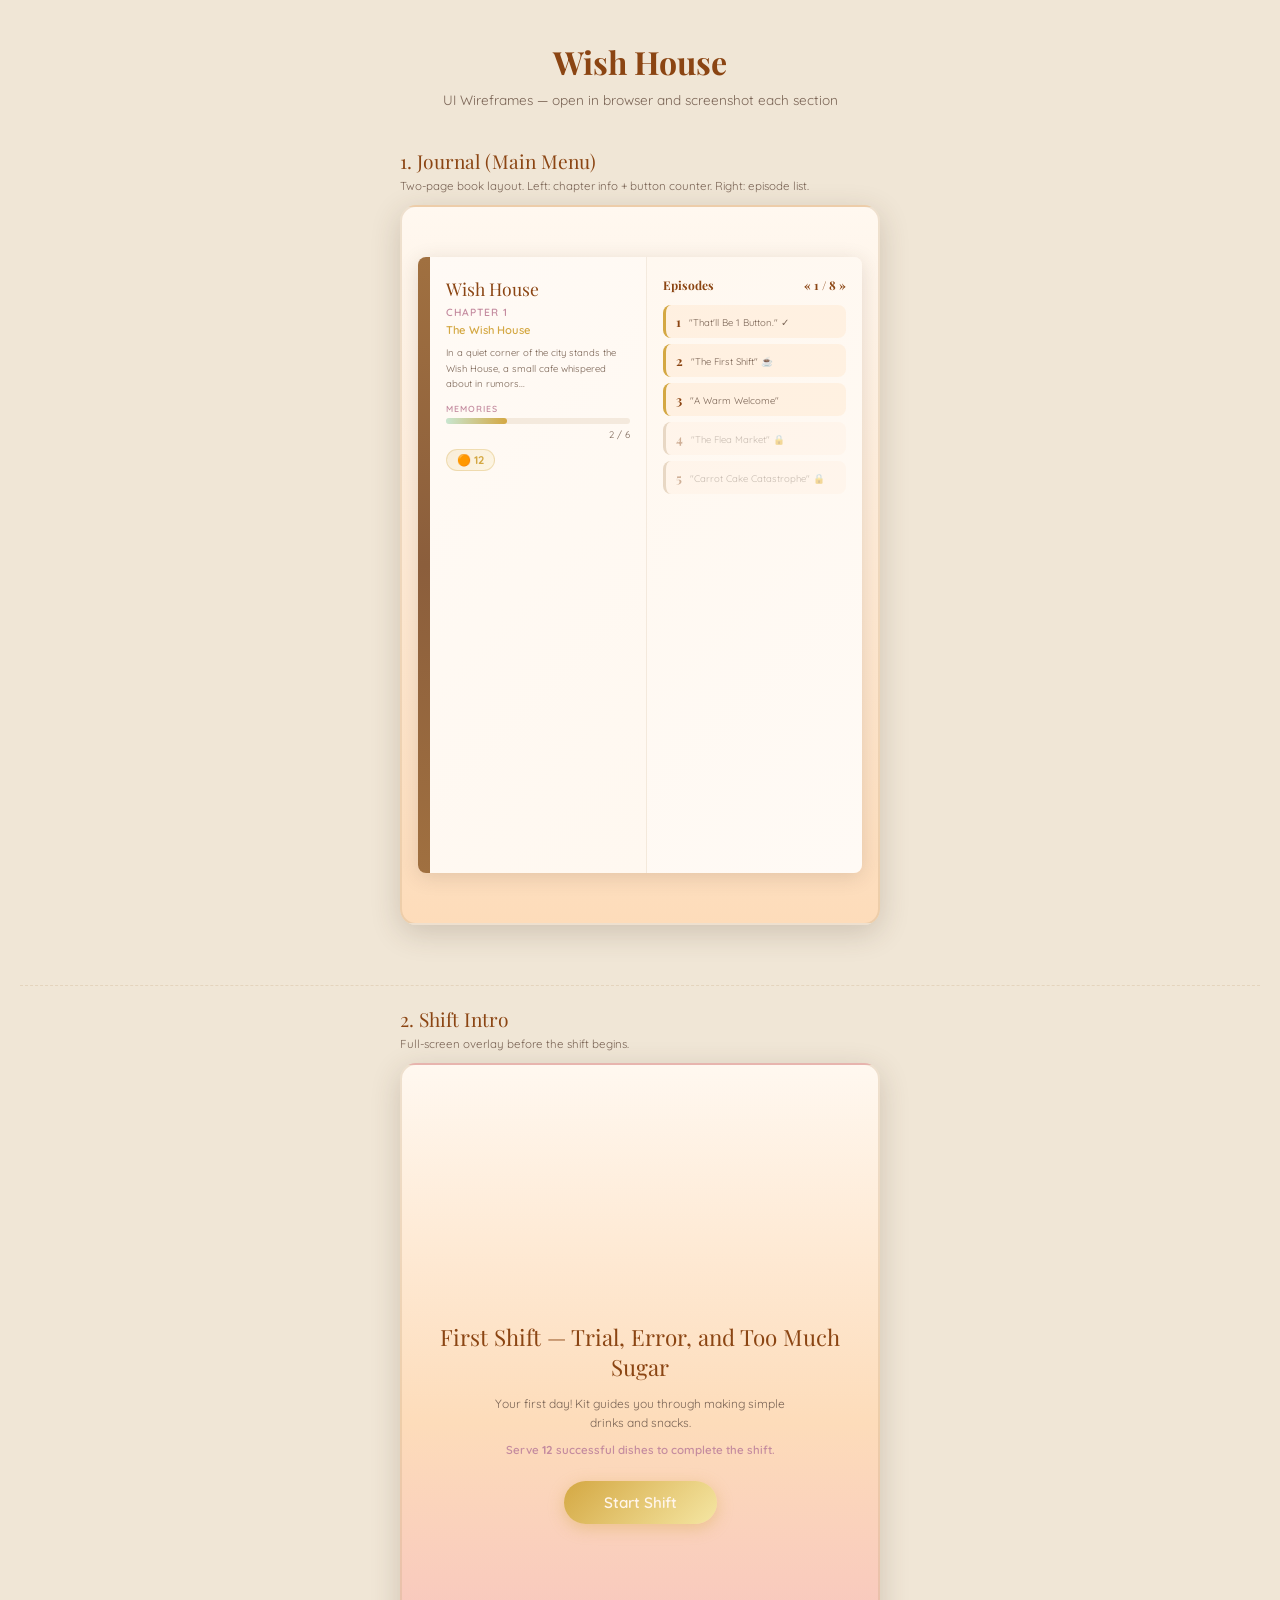
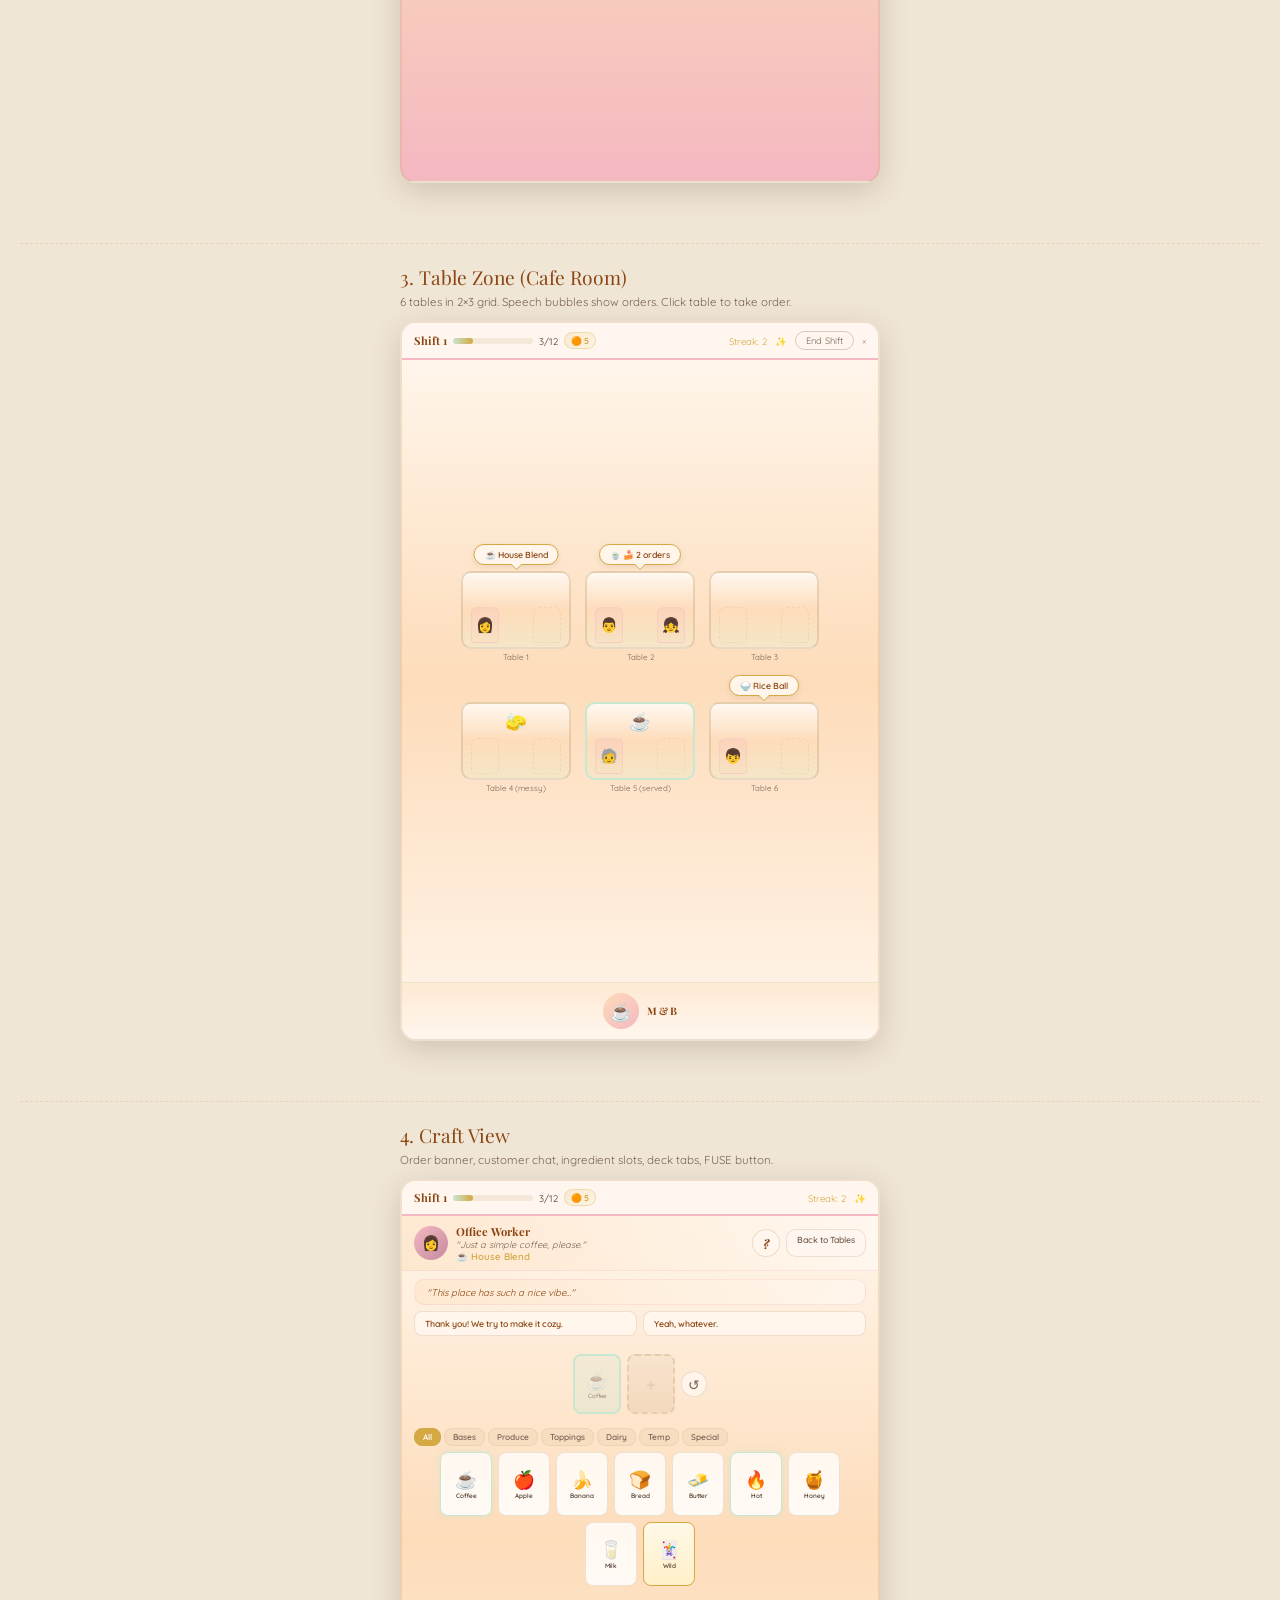
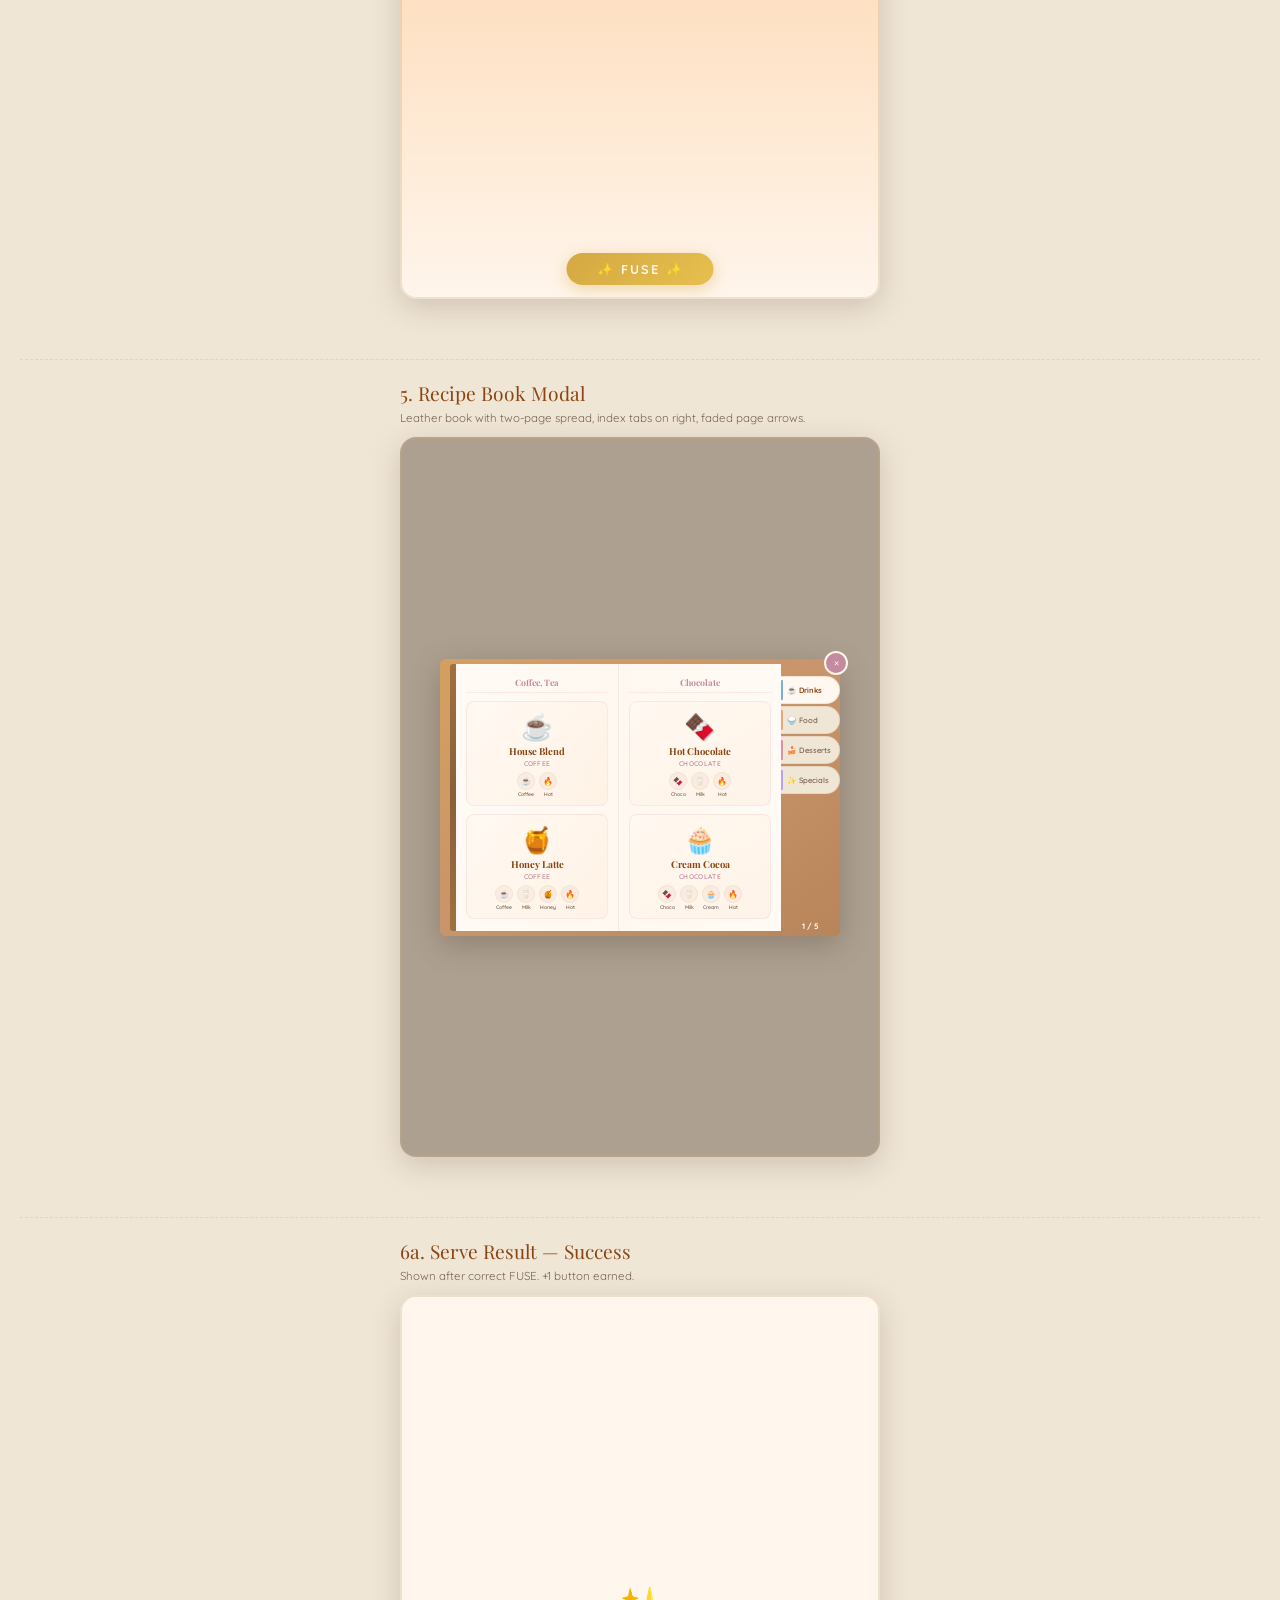
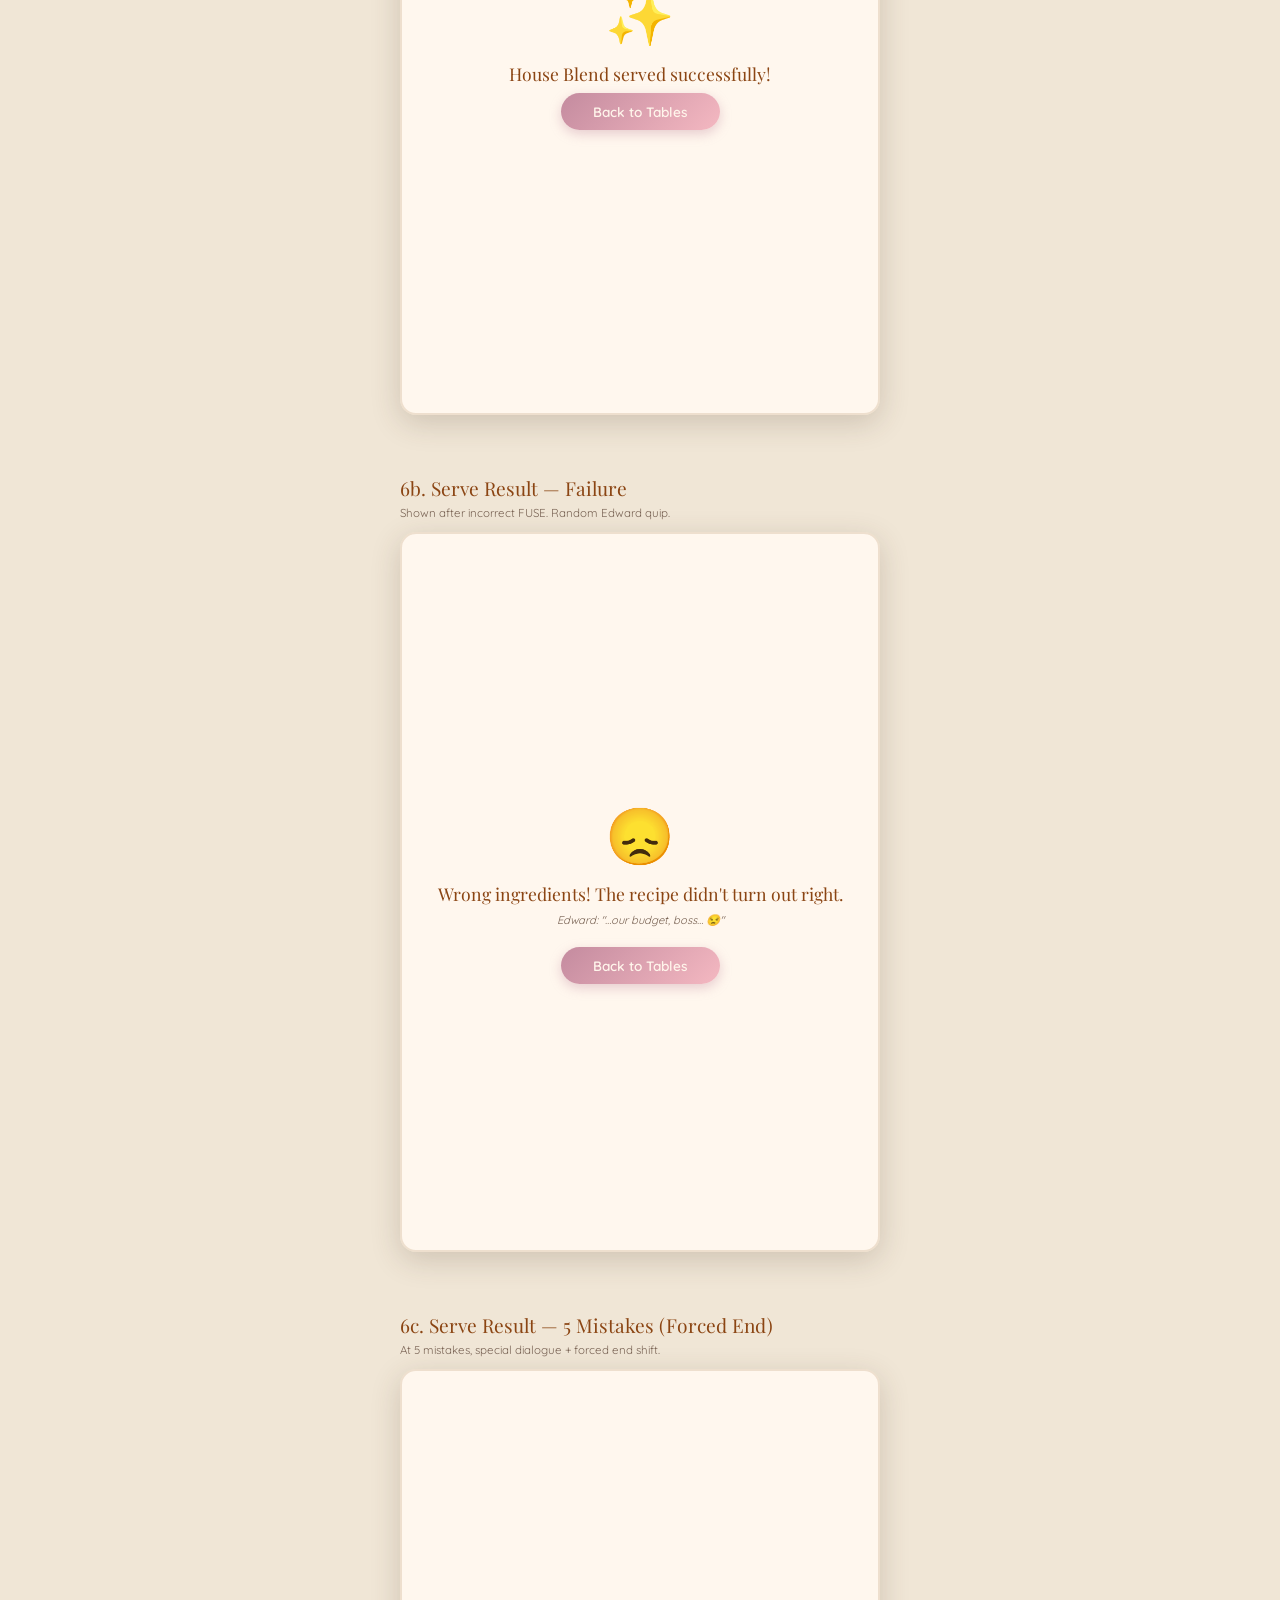
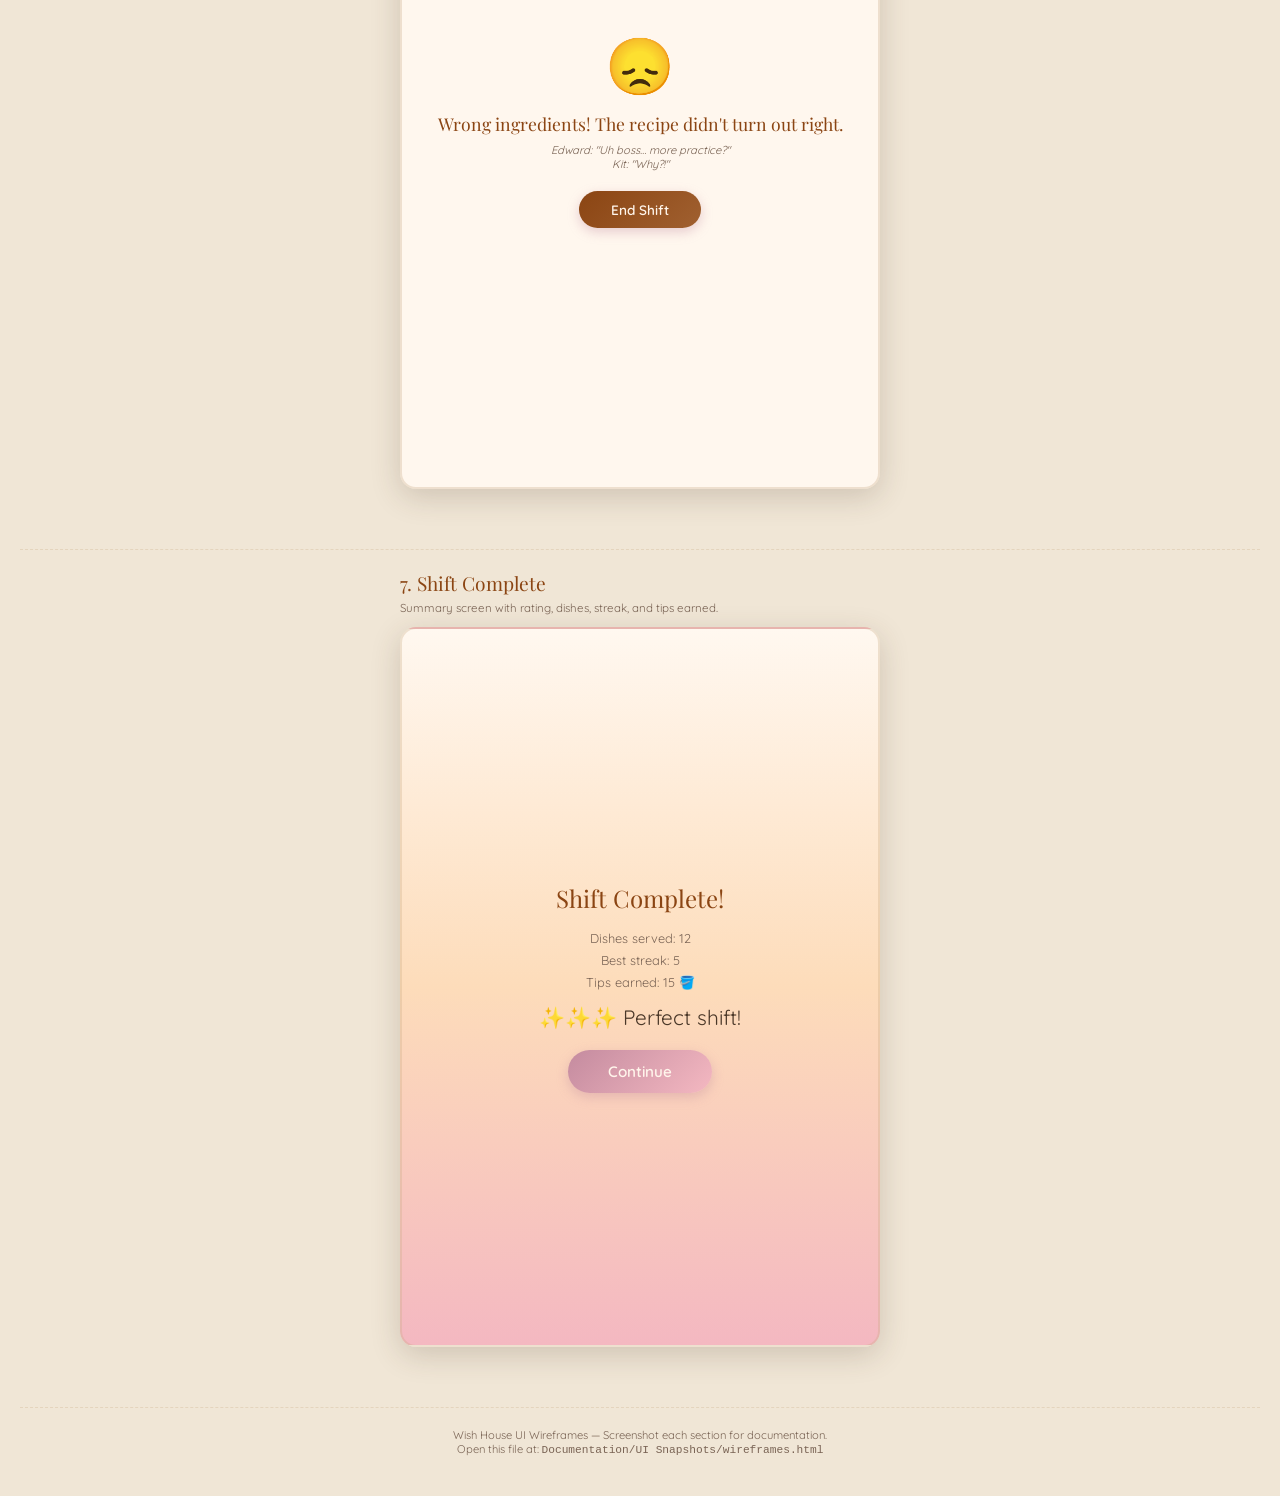
<file: Documentation/UI Snapshots/wireframes.html>
<!DOCTYPE html>
<html lang="en">
<head>
    <meta charset="UTF-8">
    <meta name="viewport" content="width=device-width, initial-scale=1.0">
    <title>Wish House — UI Wireframes</title>
    <link href="https://fonts.googleapis.com/css2?family=Quicksand:wght@400;500;600;700&family=Playfair+Display:ital,wght@0,400;0,700;1,400&display=swap" rel="stylesheet">
    <style>
        :root {
            --cream: #FFF8F0;
            --soft-peach: #FDDCBA;
            --blush: #F4B8C1;
            --milk-tea: #C8A882;
            --cocoa: #8B4513;
            --dusty-rose: #C48B9F;
            --gold: #D4A843;
            --soft-yellow: #F5E6A3;
            --pale-mint: #C8E6D0;
            --warm-white: #FFF5EB;
            --text-dark: #4A3728;
            --text-light: #7A6455;
        }

        * { margin: 0; padding: 0; box-sizing: border-box; }

        body {
            font-family: 'Quicksand', sans-serif;
            background: #F0E6D6;
            color: var(--text-dark);
            padding: 40px 20px;
        }

        h1 {
            font-family: 'Playfair Display', serif;
            text-align: center;
            color: var(--cocoa);
            font-size: 2rem;
            margin-bottom: 8px;
        }

        .subtitle {
            text-align: center;
            color: var(--text-light);
            font-size: 0.85rem;
            margin-bottom: 40px;
        }

        .screen-section {
            max-width: 480px;
            margin: 0 auto 60px;
        }

        .screen-label {
            font-family: 'Playfair Display', serif;
            font-size: 1.2rem;
            color: var(--cocoa);
            margin-bottom: 4px;
        }

        .screen-desc {
            font-size: 0.72rem;
            color: var(--text-light);
            margin-bottom: 12px;
        }

        .frame {
            position: relative;
            width: 100%;
            aspect-ratio: 9 / 16;
            max-height: 720px;
            border-radius: 16px;
            overflow: hidden;
            box-shadow: 0 8px 30px rgba(74, 55, 40, 0.2);
            border: 2px solid rgba(200, 168, 130, 0.3);
        }

        /* ===== JOURNAL ===== */
        .journal-frame {
            background: linear-gradient(180deg, var(--cream), var(--soft-peach));
            display: flex;
            align-items: center;
            justify-content: center;
            padding: 16px;
        }

        .journal-book {
            width: 100%;
            height: 90%;
            display: flex;
            border-radius: 8px;
            overflow: hidden;
            box-shadow: 0 4px 20px rgba(74, 55, 40, 0.15);
        }

        .journal-spine {
            width: 12px;
            background: linear-gradient(180deg, #A07040, #8B5E3C, #A07040);
        }

        .journal-left, .journal-right {
            flex: 1;
            padding: 20px 16px;
            position: relative;
        }

        .journal-left {
            background: linear-gradient(135deg, #FFFAF5, #FFF8F0);
            border-right: 1px solid rgba(200, 168, 130, 0.2);
        }

        .journal-right {
            background: linear-gradient(135deg, #FFF8F0, #FFFAF5);
        }

        .j-title {
            font-family: 'Playfair Display', serif;
            font-size: 1.1rem;
            color: var(--cocoa);
            margin-bottom: 6px;
        }

        .j-chapter {
            font-size: 0.65rem;
            font-weight: 600;
            color: var(--dusty-rose);
            text-transform: uppercase;
            letter-spacing: 1px;
            margin-bottom: 4px;
        }

        .j-location {
            font-size: 0.7rem;
            color: var(--gold);
            font-weight: 600;
            margin-bottom: 8px;
        }

        .j-synopsis {
            font-size: 0.6rem;
            color: var(--text-light);
            line-height: 1.6;
            margin-bottom: 12px;
        }

        .j-progress-bar {
            height: 6px;
            background: rgba(200, 168, 130, 0.2);
            border-radius: 3px;
            margin-bottom: 4px;
        }

        .j-progress-fill {
            height: 100%;
            width: 33%;
            background: linear-gradient(90deg, var(--pale-mint), var(--gold));
            border-radius: 3px;
        }

        .j-progress-text {
            font-size: 0.6rem;
            color: var(--text-light);
            text-align: right;
            margin-bottom: 8px;
        }

        .j-buttons {
            display: inline-flex;
            align-items: center;
            gap: 4px;
            padding: 3px 10px;
            background: linear-gradient(135deg, rgba(212, 168, 67, 0.15), rgba(245, 230, 163, 0.2));
            border: 1px solid rgba(212, 168, 67, 0.3);
            border-radius: 12px;
            font-size: 0.7rem;
            font-weight: 700;
            color: var(--gold);
        }

        .j-page-header {
            display: flex;
            align-items: center;
            justify-content: space-between;
            margin-bottom: 12px;
        }

        .j-page-header span {
            font-family: 'Playfair Display', serif;
            font-size: 0.75rem;
            color: var(--cocoa);
            font-weight: 700;
        }

        .j-page-nav {
            font-size: 0.6rem;
            color: var(--text-light);
        }

        .j-episode {
            display: flex;
            align-items: center;
            gap: 8px;
            padding: 8px 10px;
            margin-bottom: 6px;
            background: rgba(253, 220, 186, 0.3);
            border-radius: 8px;
            border-left: 3px solid var(--gold);
        }

        .j-episode.locked {
            opacity: 0.4;
            border-left-color: var(--milk-tea);
        }

        .j-ep-num {
            font-family: 'Playfair Display', serif;
            font-size: 0.8rem;
            font-weight: 700;
            color: var(--cocoa);
        }

        .j-ep-title {
            font-size: 0.6rem;
            color: var(--text-light);
        }

        /* ===== SHIFT INTRO ===== */
        .intro-frame {
            background: linear-gradient(180deg, var(--cream), var(--soft-peach), var(--blush));
            display: flex;
            flex-direction: column;
            align-items: center;
            justify-content: center;
            text-align: center;
            padding: 32px;
        }

        .intro-title {
            font-family: 'Playfair Display', serif;
            font-size: 1.4rem;
            color: var(--cocoa);
            margin-bottom: 12px;
        }

        .intro-desc {
            font-size: 0.75rem;
            color: var(--text-light);
            line-height: 1.6;
            margin-bottom: 10px;
            max-width: 300px;
        }

        .intro-goal {
            font-size: 0.72rem;
            color: var(--dusty-rose);
            font-weight: 600;
            margin-bottom: 24px;
        }

        .intro-btn {
            padding: 12px 40px;
            font-family: 'Quicksand', sans-serif;
            font-size: 0.95rem;
            font-weight: 600;
            color: var(--warm-white);
            background: linear-gradient(135deg, var(--gold), var(--soft-yellow));
            border: none;
            border-radius: 24px;
            box-shadow: 0 4px 16px rgba(212, 168, 67, 0.4);
        }

        /* ===== TABLE ZONE ===== */
        .table-frame {
            background: linear-gradient(180deg, var(--cream), var(--soft-peach), var(--warm-white));
            display: flex;
            flex-direction: column;
        }

        .t-hud {
            display: flex;
            align-items: center;
            justify-content: space-between;
            padding: 8px 12px;
            background: rgba(255, 248, 240, 0.9);
            border-bottom: 2px solid var(--blush);
            font-size: 0.6rem;
        }

        .t-hud-left {
            display: flex;
            align-items: center;
            gap: 6px;
        }

        .t-hud-label {
            font-family: 'Playfair Display', serif;
            font-weight: 700;
            color: var(--cocoa);
            font-size: 0.7rem;
        }

        .t-hud-bar {
            width: 80px;
            height: 6px;
            background: rgba(200, 168, 130, 0.2);
            border-radius: 3px;
        }

        .t-hud-bar-fill {
            height: 100%;
            width: 25%;
            background: linear-gradient(90deg, var(--pale-mint), var(--gold));
            border-radius: 3px;
        }

        .t-hud-right {
            display: flex;
            align-items: center;
            gap: 8px;
            font-size: 0.6rem;
            color: var(--text-light);
        }

        .t-hud-btn {
            padding: 3px 10px;
            font-size: 0.58rem;
            border: 1px solid rgba(122, 100, 85, 0.3);
            border-radius: 12px;
            background: transparent;
            color: var(--text-light);
        }

        .t-room {
            flex: 1;
            display: flex;
            flex-direction: column;
            justify-content: center;
            align-items: center;
            gap: 40px;
            padding: 30px 12px 8px;
        }

        .t-row {
            display: flex;
            gap: 14px;
        }

        .t-table {
            width: 110px;
            text-align: center;
            position: relative;
        }

        .t-surface {
            width: 110px;
            height: 78px;
            background: linear-gradient(180deg, #FFF8F0, #FDDCBA, #F5E6C8);
            border: 2px solid rgba(200, 168, 130, 0.4);
            border-radius: 10px;
            position: relative;
            display: flex;
            align-items: flex-end;
            justify-content: space-between;
            padding: 0 8px 4px;
        }

        .t-seat {
            width: 28px;
            height: 36px;
            border-radius: 6px 6px 3px 3px;
            display: flex;
            align-items: center;
            justify-content: center;
            font-size: 0.9rem;
        }

        .t-seat-occupied {
            background: linear-gradient(180deg, rgba(244, 184, 193, 0.25), rgba(253, 220, 186, 0.3));
            border: 1px solid rgba(244, 184, 193, 0.4);
        }

        .t-seat-empty {
            border: 1px dashed rgba(200, 168, 130, 0.2);
        }

        .t-food {
            position: absolute;
            top: 6px;
            left: 50%;
            transform: translateX(-50%);
            font-size: 1.1rem;
        }

        .t-label {
            font-size: 0.5rem;
            color: var(--text-light);
            margin-top: 3px;
        }

        .t-bubble {
            position: absolute;
            bottom: calc(100% + 6px);
            left: 50%;
            transform: translateX(-50%);
            background: var(--warm-white);
            border: 1.5px solid var(--gold);
            border-radius: 12px;
            padding: 4px 10px;
            font-size: 0.55rem;
            font-weight: 600;
            color: var(--cocoa);
            white-space: nowrap;
            box-shadow: 0 2px 6px rgba(0, 0, 0, 0.08);
        }

        .t-bubble::after {
            content: "";
            position: absolute;
            top: 100%;
            left: 50%;
            transform: translateX(-50%);
            border: 5px solid transparent;
            border-top-color: var(--warm-white);
        }

        .t-bubble::before {
            content: "";
            position: absolute;
            top: 100%;
            left: 50%;
            transform: translateX(-50%);
            border: 6px solid transparent;
            border-top-color: var(--gold);
        }

        .t-barista {
            display: flex;
            align-items: center;
            justify-content: center;
            gap: 8px;
            padding: 10px;
            background: linear-gradient(180deg, rgba(253, 220, 186, 0.4), rgba(255, 248, 240, 0.6));
            border-top: 1px solid rgba(200, 168, 130, 0.25);
        }

        .t-barista-sprite {
            width: 36px;
            height: 36px;
            border-radius: 50%;
            background: linear-gradient(135deg, var(--soft-peach), var(--blush));
            display: flex;
            align-items: center;
            justify-content: center;
            font-size: 1.1rem;
        }

        .t-barista-label {
            font-family: 'Playfair Display', serif;
            font-size: 0.65rem;
            font-weight: 700;
            color: var(--cocoa);
        }

        /* ===== CRAFT VIEW ===== */
        .craft-frame {
            background: linear-gradient(180deg, var(--cream), var(--soft-peach), var(--warm-white));
            display: flex;
            flex-direction: column;
        }

        .c-order {
            display: flex;
            align-items: center;
            gap: 8px;
            padding: 8px 12px;
            background: linear-gradient(90deg, rgba(253, 220, 186, 0.5), rgba(255, 248, 240, 0.8));
            border-bottom: 1px solid rgba(244, 184, 193, 0.3);
        }

        .c-avatar {
            width: 34px;
            height: 34px;
            border-radius: 50%;
            background: linear-gradient(135deg, var(--blush), var(--dusty-rose));
            display: flex;
            align-items: center;
            justify-content: center;
            font-size: 0.9rem;
        }

        .c-order-content {
            flex: 1;
        }

        .c-order-name {
            font-family: 'Playfair Display', serif;
            font-size: 0.7rem;
            font-weight: 700;
            color: var(--cocoa);
        }

        .c-order-dialogue {
            font-size: 0.58rem;
            color: var(--text-light);
            font-style: italic;
        }

        .c-order-hint {
            font-size: 0.6rem;
            font-weight: 600;
            color: var(--gold);
        }

        .c-order-btns {
            display: flex;
            gap: 6px;
        }

        .c-btn-sm {
            padding: 4px 10px;
            font-size: 0.55rem;
            font-weight: 600;
            border: 1px solid rgba(200, 168, 130, 0.3);
            border-radius: 10px;
            background: rgba(255, 248, 240, 0.8);
            color: var(--text-light);
        }

        .c-btn-circle {
            width: 28px;
            height: 28px;
            border-radius: 50%;
            border: 1px solid rgba(200, 168, 130, 0.35);
            background: rgba(255, 248, 240, 0.8);
            display: flex;
            align-items: center;
            justify-content: center;
            font-size: 0.8rem;
            font-style: italic;
            font-family: 'Playfair Display', serif;
            font-weight: 700;
            color: var(--cocoa);
        }

        /* Chat */
        .c-chat {
            padding: 8px 12px;
        }

        .c-chat-bubble {
            background: linear-gradient(135deg, rgba(253, 220, 186, 0.4), rgba(255, 248, 240, 0.7));
            border: 1px solid rgba(244, 184, 193, 0.3);
            border-radius: 10px;
            padding: 6px 12px;
            margin-bottom: 6px;
            font-size: 0.6rem;
            color: var(--cocoa);
            font-style: italic;
        }

        .c-chat-choices {
            display: flex;
            gap: 6px;
        }

        .c-chat-choice {
            flex: 1;
            padding: 6px 10px;
            font-size: 0.55rem;
            font-weight: 600;
            color: var(--cocoa);
            background: rgba(255, 248, 240, 0.8);
            border: 1.5px solid rgba(200, 168, 130, 0.3);
            border-radius: 8px;
            text-align: left;
        }

        /* Slots */
        .c-slots-row {
            display: flex;
            align-items: center;
            justify-content: center;
            gap: 6px;
            padding: 10px 12px;
        }

        .c-slot {
            width: 48px;
            height: 60px;
            border-radius: 8px;
            border: 2px dashed rgba(200, 168, 130, 0.35);
            background: linear-gradient(180deg, rgba(200, 168, 130, 0.1), rgba(200, 168, 130, 0.2));
            display: flex;
            align-items: center;
            justify-content: center;
            font-size: 1.1rem;
            color: rgba(200, 168, 130, 0.4);
        }

        .c-slot-filled {
            border-style: solid;
            border-color: var(--pale-mint);
            background: linear-gradient(180deg, rgba(200, 230, 208, 0.2), rgba(200, 230, 208, 0.3));
        }

        .c-slot-filled .c-slot-inner {
            display: flex;
            flex-direction: column;
            align-items: center;
            gap: 1px;
        }

        .c-slot-filled .c-slot-inner span:last-child {
            font-size: 0.38rem;
            color: var(--text-light);
        }

        .c-revert {
            width: 26px;
            height: 26px;
            border-radius: 50%;
            border: 1px solid rgba(200, 168, 130, 0.3);
            background: rgba(255, 248, 240, 0.8);
            display: flex;
            align-items: center;
            justify-content: center;
            font-size: 0.85rem;
            color: var(--text-light);
        }

        /* Deck */
        .c-deck {
            flex: 1;
            min-height: 0;
            padding: 4px 12px 50px;
            display: flex;
            flex-direction: column;
        }

        .c-deck-tabs {
            display: flex;
            gap: 3px;
            margin-bottom: 6px;
        }

        .c-deck-tab {
            padding: 3px 8px;
            font-size: 0.52rem;
            font-weight: 600;
            color: var(--text-light);
            background: rgba(200, 168, 130, 0.12);
            border: 1px solid rgba(200, 168, 130, 0.2);
            border-radius: 8px;
        }

        .c-deck-tab.active {
            background: var(--gold);
            color: var(--warm-white);
            border-color: var(--gold);
            font-weight: 700;
        }

        .c-deck-cards {
            display: flex;
            flex-wrap: wrap;
            gap: 6px;
            justify-content: center;
        }

        .c-card {
            width: 52px;
            height: 64px;
            border-radius: 8px;
            background: linear-gradient(180deg, #FFF8F0, #FFFAF5);
            border: 1.5px solid rgba(200, 168, 130, 0.3);
            display: flex;
            flex-direction: column;
            align-items: center;
            justify-content: center;
            gap: 2px;
        }

        .c-card-icon { font-size: 1.1rem; }
        .c-card-name { font-size: 0.4rem; font-weight: 600; color: var(--text-dark); }

        .c-card.highlight {
            border-color: var(--pale-mint);
            box-shadow: 0 0 6px rgba(200, 230, 208, 0.5);
        }

        .c-card.special {
            border-color: var(--gold);
            background: linear-gradient(180deg, #FFF8E7, #FFF0C8);
        }

        .c-fuse {
            position: absolute;
            bottom: 12px;
            left: 50%;
            transform: translateX(-50%);
            padding: 8px 30px;
            font-family: 'Quicksand', sans-serif;
            font-size: 0.8rem;
            font-weight: 700;
            letter-spacing: 2px;
            text-transform: uppercase;
            color: var(--warm-white);
            background: linear-gradient(135deg, var(--gold), #E6C04E);
            border: none;
            border-radius: 24px;
            box-shadow: 0 4px 16px rgba(212, 168, 67, 0.4);
        }

        /* ===== RECIPE BOOK ===== */
        .book-frame {
            background: rgba(74, 55, 40, 0.4);
            display: flex;
            align-items: center;
            justify-content: center;
            padding: 20px;
        }

        .book-outer {
            width: 100%;
            max-width: 400px;
            background: linear-gradient(145deg, #D4A060, #C8946A, #B8845A);
            border-radius: 6px 4px 4px 6px;
            padding: 5px 0 5px 10px;
            display: flex;
            box-shadow: 0 8px 30px rgba(74, 55, 40, 0.3);
            position: relative;
        }

        .book-close {
            position: absolute;
            top: -8px;
            right: -8px;
            width: 24px;
            height: 24px;
            border-radius: 50%;
            border: 2px solid var(--warm-white);
            background: var(--dusty-rose);
            color: #fff;
            font-size: 0.7rem;
            display: flex;
            align-items: center;
            justify-content: center;
            z-index: 2;
        }

        .book-spine {
            width: 6px;
            background: linear-gradient(180deg, #A07040, #8B5E3C, #A07040);
            border-radius: 3px 0 0 3px;
            flex-shrink: 0;
        }

        .book-content {
            flex: 1;
            background: #FFF8F0;
            border-radius: 2px 0 0 2px;
            display: flex;
            flex-direction: column;
            min-height: 260px;
        }

        .book-spread {
            flex: 1;
            display: flex;
        }

        .book-page {
            flex: 1;
            padding: 12px 10px;
            display: flex;
            flex-direction: column;
            gap: 8px;
        }

        .book-page-left {
            border-right: 1px solid rgba(200, 168, 130, 0.2);
            background: linear-gradient(90deg, #FFFAF5, #FFF8F0);
        }

        .book-page-right {
            background: linear-gradient(90deg, #FFF8F0, #FFFAF5);
        }

        .book-page-header {
            font-family: 'Playfair Display', serif;
            font-size: 0.55rem;
            font-weight: 700;
            color: var(--dusty-rose);
            text-align: center;
            padding-bottom: 4px;
            border-bottom: 1px solid rgba(244, 184, 193, 0.25);
        }

        .book-recipe {
            padding: 8px;
            background: linear-gradient(135deg, rgba(255, 248, 240, 0.8), rgba(253, 220, 186, 0.2));
            border: 1px solid rgba(244, 184, 193, 0.25);
            border-radius: 8px;
            text-align: center;
        }

        .book-recipe-icon { font-size: 1.6rem; margin-bottom: 3px; }

        .book-recipe-name {
            font-family: 'Playfair Display', serif;
            font-size: 0.6rem;
            font-weight: 700;
            color: var(--cocoa);
            margin-bottom: 2px;
        }

        .book-recipe-sub {
            font-size: 0.42rem;
            font-weight: 600;
            color: var(--dusty-rose);
            text-transform: uppercase;
            letter-spacing: 0.3px;
            margin-bottom: 4px;
        }

        .book-recipe-ings {
            display: flex;
            gap: 4px;
            justify-content: center;
            flex-wrap: wrap;
        }

        .book-ing {
            display: flex;
            flex-direction: column;
            align-items: center;
            gap: 1px;
        }

        .book-ing-icon {
            width: 18px;
            height: 18px;
            border-radius: 50%;
            background: linear-gradient(135deg, rgba(200, 168, 130, 0.12), rgba(244, 184, 193, 0.15));
            border: 1px solid rgba(200, 168, 130, 0.15);
            display: flex;
            align-items: center;
            justify-content: center;
            font-size: 0.5rem;
        }

        .book-ing-name {
            font-size: 0.32rem;
            color: var(--text-light);
            font-weight: 600;
        }

        .book-nav {
            display: flex;
            align-items: center;
            justify-content: center;
            gap: 10px;
            padding: 6px;
            border-top: 1px solid rgba(200, 168, 130, 0.2);
            background: linear-gradient(180deg, #FFF8F0, #F5E6C8);
            font-size: 0.55rem;
            color: var(--text-light);
        }

        .book-tabs {
            display: flex;
            flex-direction: column;
            gap: 2px;
            padding-top: 12px;
        }

        .book-tab {
            padding: 8px 8px 8px 6px;
            font-size: 0.48rem;
            font-weight: 600;
            color: var(--text-light);
            background: #F0E6D6;
            border: 1px solid rgba(200, 168, 130, 0.25);
            border-left: none;
            border-radius: 0 14px 14px 0;
            display: flex;
            align-items: center;
            gap: 3px;
            position: relative;
        }

        .book-tab::before {
            content: "";
            position: absolute;
            left: 0;
            top: 3px;
            bottom: 3px;
            width: 2px;
            border-radius: 0 1px 1px 0;
        }

        .book-tab.active {
            background: #FFF8F0;
            color: var(--cocoa);
            font-weight: 700;
        }

        .book-tab[data-c="drink"]::before { background: #7BAFD4; }
        .book-tab[data-c="food"]::before { background: #E8A87C; }
        .book-tab[data-c="dessert"]::before { background: #E091A3; }
        .book-tab[data-c="special"]::before { background: #B8A4E8; }

        .book-page-num {
            font-size: 0.5rem;
            font-weight: 700;
            color: #fff;
            text-align: center;
            margin-top: auto;
            padding-top: 6px;
        }

        /* ===== SERVE RESULT ===== */
        .result-frame {
            background: rgba(255, 248, 240, 0.95);
            display: flex;
            flex-direction: column;
            align-items: center;
            justify-content: center;
            text-align: center;
            padding: 32px;
        }

        .result-icon { font-size: 3.5rem; margin-bottom: 12px; }

        .result-text {
            font-family: 'Playfair Display', serif;
            font-size: 1.1rem;
            color: var(--cocoa);
            margin-bottom: 8px;
        }

        .result-quip {
            font-size: 0.7rem;
            color: var(--text-light);
            font-style: italic;
            margin-bottom: 20px;
        }

        .result-btn {
            padding: 10px 32px;
            font-family: 'Quicksand', sans-serif;
            font-size: 0.85rem;
            font-weight: 600;
            color: var(--warm-white);
            background: linear-gradient(135deg, var(--dusty-rose), var(--blush));
            border: none;
            border-radius: 20px;
            box-shadow: 0 4px 12px rgba(196, 139, 159, 0.4);
        }

        /* ===== SHIFT COMPLETE ===== */
        .complete-frame {
            background: linear-gradient(180deg, var(--cream), var(--soft-peach), var(--blush));
            display: flex;
            flex-direction: column;
            align-items: center;
            justify-content: center;
            text-align: center;
            padding: 32px;
        }

        .complete-title {
            font-family: 'Playfair Display', serif;
            font-size: 1.5rem;
            color: var(--cocoa);
            margin-bottom: 16px;
        }

        .complete-stat {
            font-size: 0.8rem;
            color: var(--text-light);
            margin-bottom: 6px;
        }

        .complete-rating {
            font-size: 1.3rem;
            margin-top: 8px;
            margin-bottom: 20px;
        }

        .complete-btn {
            padding: 12px 40px;
            font-family: 'Quicksand', sans-serif;
            font-size: 0.95rem;
            font-weight: 600;
            color: var(--warm-white);
            background: linear-gradient(135deg, var(--dusty-rose), var(--blush));
            border: none;
            border-radius: 24px;
            box-shadow: 0 4px 12px rgba(196, 139, 159, 0.4);
        }

        .divider {
            border: none;
            border-top: 1px dashed rgba(200, 168, 130, 0.3);
            margin: 20px 0;
        }
    </style>
</head>
<body>

<h1>Wish House</h1>
<p class="subtitle">UI Wireframes — open in browser and screenshot each section</p>

<!-- 1. JOURNAL -->
<div class="screen-section">
    <div class="screen-label">1. Journal (Main Menu)</div>
    <div class="screen-desc">Two-page book layout. Left: chapter info + button counter. Right: episode list.</div>
    <div class="frame journal-frame">
        <div class="journal-book">
            <div class="journal-spine"></div>
            <div class="journal-left">
                <div class="j-title">Wish House</div>
                <div class="j-chapter">Chapter 1</div>
                <div class="j-location">The Wish House</div>
                <div class="j-synopsis">In a quiet corner of the city stands the Wish House, a small cafe whispered about in rumors...</div>
                <div style="font-size:0.55rem;color:var(--dusty-rose);font-weight:600;text-transform:uppercase;letter-spacing:1px;margin-bottom:4px;">Memories</div>
                <div class="j-progress-bar"><div class="j-progress-fill"></div></div>
                <div class="j-progress-text">2 / 6</div>
                <div class="j-buttons">🟠 12</div>
            </div>
            <div class="journal-right">
                <div class="j-page-header">
                    <span>Episodes</span>
                    <span class="j-page-nav">« 1 / 8 »</span>
                </div>
                <div class="j-episode"><span class="j-ep-num">1</span><span class="j-ep-title">"That'll Be 1 Button." ✓</span></div>
                <div class="j-episode"><span class="j-ep-num">2</span><span class="j-ep-title">"The First Shift" ☕</span></div>
                <div class="j-episode"><span class="j-ep-num">3</span><span class="j-ep-title">"A Warm Welcome"</span></div>
                <div class="j-episode locked"><span class="j-ep-num">4</span><span class="j-ep-title">"The Flea Market" 🔒</span></div>
                <div class="j-episode locked"><span class="j-ep-num">5</span><span class="j-ep-title">"Carrot Cake Catastrophe" 🔒</span></div>
            </div>
        </div>
    </div>
</div>

<hr class="divider">

<!-- 2. SHIFT INTRO -->
<div class="screen-section">
    <div class="screen-label">2. Shift Intro</div>
    <div class="screen-desc">Full-screen overlay before the shift begins.</div>
    <div class="frame intro-frame">
        <div class="intro-title">First Shift — Trial, Error, and Too Much Sugar</div>
        <div class="intro-desc">Your first day! Kit guides you through making simple drinks and snacks.</div>
        <div class="intro-goal">Serve <strong>12</strong> successful dishes to complete the shift.</div>
        <div class="intro-btn">Start Shift</div>
    </div>
</div>

<hr class="divider">

<!-- 3. TABLE ZONE -->
<div class="screen-section">
    <div class="screen-label">3. Table Zone (Cafe Room)</div>
    <div class="screen-desc">6 tables in 2×3 grid. Speech bubbles show orders. Click table to take order.</div>
    <div class="frame table-frame">
        <div class="t-hud">
            <div class="t-hud-left">
                <span class="t-hud-label">Shift 1</span>
                <div class="t-hud-bar"><div class="t-hud-bar-fill"></div></div>
                <span>3/12</span>
                <span class="j-buttons" style="font-size:0.55rem;padding:2px 6px;">🟠 5</span>
            </div>
            <div class="t-hud-right">
                <span style="color:var(--gold);">Streak: 2</span>
                <span>✨</span>
                <span class="t-hud-btn">End Shift</span>
                <span style="color:var(--dusty-rose);">×</span>
            </div>
        </div>
        <div class="t-room">
            <div class="t-row">
                <div class="t-table">
                    <div class="t-bubble">☕ House Blend</div>
                    <div class="t-surface">
                        <div class="t-seat t-seat-occupied">👩</div>
                        <div class="t-food"></div>
                        <div class="t-seat t-seat-empty"></div>
                    </div>
                    <div class="t-label">Table 1</div>
                </div>
                <div class="t-table">
                    <div class="t-bubble">🍵 🍰 2 orders</div>
                    <div class="t-surface">
                        <div class="t-seat t-seat-occupied">👨</div>
                        <div class="t-food"></div>
                        <div class="t-seat t-seat-occupied">👧</div>
                    </div>
                    <div class="t-label">Table 2</div>
                </div>
                <div class="t-table">
                    <div class="t-surface">
                        <div class="t-seat t-seat-empty"></div>
                        <div class="t-food"></div>
                        <div class="t-seat t-seat-empty"></div>
                    </div>
                    <div class="t-label">Table 3</div>
                </div>
            </div>
            <div class="t-row">
                <div class="t-table">
                    <div class="t-surface">
                        <div class="t-seat t-seat-empty"></div>
                        <div class="t-food">🧽</div>
                        <div class="t-seat t-seat-empty"></div>
                    </div>
                    <div class="t-label">Table 4 (messy)</div>
                </div>
                <div class="t-table">
                    <div class="t-surface" style="border-color:var(--pale-mint);">
                        <div class="t-seat t-seat-occupied">🧓</div>
                        <div class="t-food">☕</div>
                        <div class="t-seat t-seat-empty"></div>
                    </div>
                    <div class="t-label">Table 5 (served)</div>
                </div>
                <div class="t-table">
                    <div class="t-bubble">🍚 Rice Ball</div>
                    <div class="t-surface">
                        <div class="t-seat t-seat-occupied">👦</div>
                        <div class="t-food"></div>
                        <div class="t-seat t-seat-empty"></div>
                    </div>
                    <div class="t-label">Table 6</div>
                </div>
            </div>
        </div>
        <div class="t-barista">
            <div class="t-barista-sprite">☕</div>
            <div class="t-barista-label">M & B</div>
        </div>
    </div>
</div>

<hr class="divider">

<!-- 4. CRAFT VIEW -->
<div class="screen-section">
    <div class="screen-label">4. Craft View</div>
    <div class="screen-desc">Order banner, customer chat, ingredient slots, deck tabs, FUSE button.</div>
    <div class="frame craft-frame">
        <div class="t-hud">
            <div class="t-hud-left">
                <span class="t-hud-label">Shift 1</span>
                <div class="t-hud-bar"><div class="t-hud-bar-fill"></div></div>
                <span>3/12</span>
                <span class="j-buttons" style="font-size:0.55rem;padding:2px 6px;">🟠 5</span>
            </div>
            <div class="t-hud-right">
                <span style="color:var(--gold);">Streak: 2</span>
                <span>✨</span>
            </div>
        </div>
        <div class="c-order">
            <div class="c-avatar">👩</div>
            <div class="c-order-content">
                <div class="c-order-name">Office Worker</div>
                <div class="c-order-dialogue">"Just a simple coffee, please."</div>
                <div class="c-order-hint">☕ House Blend</div>
            </div>
            <div class="c-order-btns">
                <div class="c-btn-circle">?</div>
                <div class="c-btn-sm">Back to Tables</div>
            </div>
        </div>
        <div class="c-chat">
            <div class="c-chat-bubble">"This place has such a nice vibe…"</div>
            <div class="c-chat-choices">
                <div class="c-chat-choice">Thank you! We try to make it cozy.</div>
                <div class="c-chat-choice">Yeah, whatever.</div>
            </div>
        </div>
        <div class="c-slots-row">
            <div class="c-slot c-slot-filled"><div class="c-slot-inner"><span>☕</span><span>Coffee</span></div></div>
            <div class="c-slot">+</div>
            <div class="c-revert">↺</div>
        </div>
        <div class="c-deck">
            <div class="c-deck-tabs">
                <div class="c-deck-tab active">All</div>
                <div class="c-deck-tab">Bases</div>
                <div class="c-deck-tab">Produce</div>
                <div class="c-deck-tab">Toppings</div>
                <div class="c-deck-tab">Dairy</div>
                <div class="c-deck-tab">Temp</div>
                <div class="c-deck-tab">Special</div>
            </div>
            <div class="c-deck-cards">
                <div class="c-card highlight"><span class="c-card-icon">☕</span><span class="c-card-name">Coffee</span></div>
                <div class="c-card"><span class="c-card-icon">🍎</span><span class="c-card-name">Apple</span></div>
                <div class="c-card"><span class="c-card-icon">🍌</span><span class="c-card-name">Banana</span></div>
                <div class="c-card"><span class="c-card-icon">🍞</span><span class="c-card-name">Bread</span></div>
                <div class="c-card"><span class="c-card-icon">🧈</span><span class="c-card-name">Butter</span></div>
                <div class="c-card highlight"><span class="c-card-icon">🔥</span><span class="c-card-name">Hot</span></div>
                <div class="c-card"><span class="c-card-icon">🍯</span><span class="c-card-name">Honey</span></div>
                <div class="c-card"><span class="c-card-icon">🥛</span><span class="c-card-name">Milk</span></div>
                <div class="c-card special"><span class="c-card-icon">🃏</span><span class="c-card-name">Wild</span></div>
            </div>
        </div>
        <div class="c-fuse">✨ FUSE ✨</div>
    </div>
</div>

<hr class="divider">

<!-- 5. RECIPE BOOK -->
<div class="screen-section">
    <div class="screen-label">5. Recipe Book Modal</div>
    <div class="screen-desc">Leather book with two-page spread, index tabs on right, faded page arrows.</div>
    <div class="frame book-frame">
        <div class="book-outer">
            <div class="book-close">×</div>
            <div class="book-spine"></div>
            <div class="book-content">
                <div class="book-spread">
                    <div class="book-page book-page-left">
                        <div class="book-page-header">Coffee, Tea</div>
                        <div class="book-recipe">
                            <div class="book-recipe-icon">☕</div>
                            <div class="book-recipe-name">House Blend</div>
                            <div class="book-recipe-sub">COFFEE</div>
                            <div class="book-recipe-ings">
                                <div class="book-ing"><div class="book-ing-icon">☕</div><div class="book-ing-name">Coffee</div></div>
                                <div class="book-ing"><div class="book-ing-icon">🔥</div><div class="book-ing-name">Hot</div></div>
                            </div>
                        </div>
                        <div class="book-recipe">
                            <div class="book-recipe-icon">🍯</div>
                            <div class="book-recipe-name">Honey Latte</div>
                            <div class="book-recipe-sub">COFFEE</div>
                            <div class="book-recipe-ings">
                                <div class="book-ing"><div class="book-ing-icon">☕</div><div class="book-ing-name">Coffee</div></div>
                                <div class="book-ing"><div class="book-ing-icon">🥛</div><div class="book-ing-name">Milk</div></div>
                                <div class="book-ing"><div class="book-ing-icon">🍯</div><div class="book-ing-name">Honey</div></div>
                                <div class="book-ing"><div class="book-ing-icon">🔥</div><div class="book-ing-name">Hot</div></div>
                            </div>
                        </div>
                    </div>
                    <div class="book-page book-page-right">
                        <div class="book-page-header">Chocolate</div>
                        <div class="book-recipe">
                            <div class="book-recipe-icon">🍫</div>
                            <div class="book-recipe-name">Hot Chocolate</div>
                            <div class="book-recipe-sub">CHOCOLATE</div>
                            <div class="book-recipe-ings">
                                <div class="book-ing"><div class="book-ing-icon">🍫</div><div class="book-ing-name">Choco</div></div>
                                <div class="book-ing"><div class="book-ing-icon">🥛</div><div class="book-ing-name">Milk</div></div>
                                <div class="book-ing"><div class="book-ing-icon">🔥</div><div class="book-ing-name">Hot</div></div>
                            </div>
                        </div>
                        <div class="book-recipe">
                            <div class="book-recipe-icon">🧁</div>
                            <div class="book-recipe-name">Cream Cocoa</div>
                            <div class="book-recipe-sub">CHOCOLATE</div>
                            <div class="book-recipe-ings">
                                <div class="book-ing"><div class="book-ing-icon">🍫</div><div class="book-ing-name">Choco</div></div>
                                <div class="book-ing"><div class="book-ing-icon">🥛</div><div class="book-ing-name">Milk</div></div>
                                <div class="book-ing"><div class="book-ing-icon">🧁</div><div class="book-ing-name">Cream</div></div>
                                <div class="book-ing"><div class="book-ing-icon">🔥</div><div class="book-ing-name">Hot</div></div>
                            </div>
                        </div>
                    </div>
                </div>
            </div>
            <div class="book-tabs">
                <div class="book-tab active" data-c="drink">☕ Drinks</div>
                <div class="book-tab" data-c="food">🍚 Food</div>
                <div class="book-tab" data-c="dessert">🍰 Desserts</div>
                <div class="book-tab" data-c="special">✨ Specials</div>
                <div class="book-page-num">1 / 5</div>
            </div>
        </div>
    </div>
</div>

<hr class="divider">

<!-- 6. SERVE RESULT (SUCCESS) -->
<div class="screen-section">
    <div class="screen-label">6a. Serve Result — Success</div>
    <div class="screen-desc">Shown after correct FUSE. +1 button earned.</div>
    <div class="frame result-frame">
        <div class="result-icon">✨</div>
        <div class="result-text">House Blend served successfully!</div>
        <div class="result-btn">Back to Tables</div>
    </div>
</div>

<!-- 6b. SERVE RESULT (FAIL) -->
<div class="screen-section">
    <div class="screen-label">6b. Serve Result — Failure</div>
    <div class="screen-desc">Shown after incorrect FUSE. Random Edward quip.</div>
    <div class="frame result-frame">
        <div class="result-icon">😞</div>
        <div class="result-text">Wrong ingredients! The recipe didn't turn out right.</div>
        <div class="result-quip">Edward: "…our budget, boss… 😒"</div>
        <div class="result-btn">Back to Tables</div>
    </div>
</div>

<!-- 6c. SERVE RESULT (5 MISTAKES) -->
<div class="screen-section">
    <div class="screen-label">6c. Serve Result — 5 Mistakes (Forced End)</div>
    <div class="screen-desc">At 5 mistakes, special dialogue + forced end shift.</div>
    <div class="frame result-frame">
        <div class="result-icon">😞</div>
        <div class="result-text">Wrong ingredients! The recipe didn't turn out right.</div>
        <div class="result-quip">Edward: "Uh boss… more practice?"<br>Kit: "Why?!"</div>
        <div class="result-btn" style="background:linear-gradient(135deg,var(--cocoa),#A06030);">End Shift</div>
    </div>
</div>

<hr class="divider">

<!-- 7. SHIFT COMPLETE -->
<div class="screen-section">
    <div class="screen-label">7. Shift Complete</div>
    <div class="screen-desc">Summary screen with rating, dishes, streak, and tips earned.</div>
    <div class="frame complete-frame">
        <div class="complete-title">Shift Complete!</div>
        <div class="complete-stat">Dishes served: 12</div>
        <div class="complete-stat">Best streak: 5</div>
        <div class="complete-stat">Tips earned: 15 🪣</div>
        <div class="complete-rating">✨✨✨ Perfect shift!</div>
        <div class="complete-btn">Continue</div>
    </div>
</div>

<hr class="divider">

<p style="text-align:center;font-size:0.7rem;color:var(--text-light);margin-top:20px;">
    Wish House UI Wireframes — Screenshot each section for documentation.<br>
    Open this file at: <code>Documentation/UI Snapshots/wireframes.html</code>
</p>

</body>
</html>
</file>
<file: css/style.css>
/* ============================================
   Wish House Visual Novel - Web Demo Styles
   Art Direction: 2D watercolour, Barbie My Scene
   Palette: cream, soft peach, milk tea browns,
            dusty rose, gold, pale mint glow
   ============================================ */

@import url('https://fonts.googleapis.com/css2?family=Quicksand:wght@400;500;600;700&family=Playfair+Display:ital,wght@0,400;0,700;1,400&display=swap');

* {
    margin: 0;
    padding: 0;
    box-sizing: border-box;
}

/* ---- Custom Scrollbar ---- */
* {
    scrollbar-width: thin;
    scrollbar-color: rgba(200, 168, 130, 0.4) transparent;
}

::-webkit-scrollbar {
    width: 6px;
    height: 6px;
}

::-webkit-scrollbar-track {
    background: transparent;
    border-radius: 3px;
}

::-webkit-scrollbar-thumb {
    background: linear-gradient(180deg, var(--blush), var(--milk-tea));
    border-radius: 3px;
    border: 1px solid rgba(255, 248, 240, 0.4);
}

::-webkit-scrollbar-thumb:hover {
    background: linear-gradient(180deg, var(--dusty-rose), var(--milk-tea));
}

::-webkit-scrollbar-corner {
    background: transparent;
}

:root {
    --cream: #FFF8F0;
    --soft-peach: #FDDCBA;
    --blush: #F4B8C1;
    --milk-tea: #C8A882;
    --cocoa: #8B4513;
    --dusty-rose: #C48B9F;
    --gold: #D4A843;
    --soft-yellow: #F5E6A3;
    --pale-mint: #C8E6D0;
    --warm-white: #FFF5EB;
    --text-dark: #4A3728;
    --text-light: #7A6455;
    --shadow: rgba(74, 55, 40, 0.15);
}

body {
    background: linear-gradient(135deg, var(--cream) 0%, var(--soft-peach) 50%, var(--cream) 100%);
    font-family: 'Quicksand', sans-serif;
    color: var(--text-dark);
    min-height: 100vh;
    display: flex;
    align-items: center;
    justify-content: center;
    overflow: hidden;
}

/* ---- Game Container ---- */
#game-container {
    width: 900px;
    max-width: 95vw;
    height: 600px;
    max-height: 90vh;
    position: relative;
    border-radius: 16px;
    overflow: hidden;
    box-shadow: 0 8px 32px var(--shadow), 0 2px 8px rgba(0,0,0,0.08);
    background: var(--warm-white);
}

/* ---- Title Screen ---- */
#title-screen {
    position: absolute;
    inset: 0;
    display: flex;
    flex-direction: column;
    align-items: center;
    justify-content: center;
    background: linear-gradient(180deg, var(--cream) 0%, var(--soft-peach) 60%, var(--blush) 100%);
    z-index: 100;
    transition: opacity 0.8s ease;
}

#title-screen.hidden {
    opacity: 0;
    pointer-events: none;
}

#title-screen h1 {
    font-family: 'Playfair Display', serif;
    font-size: 3rem;
    color: var(--cocoa);
    text-shadow: 0 2px 4px var(--shadow);
    margin-bottom: 0.25rem;
}

#title-screen .subtitle {
    font-size: 1rem;
    color: var(--dusty-rose);
    font-weight: 500;
    margin-bottom: 0.5rem;
}

#title-screen .episode-title {
    font-family: 'Playfair Display', serif;
    font-style: italic;
    font-size: 1.3rem;
    color: var(--gold);
    margin-bottom: 2rem;
}

#start-btn {
    padding: 14px 48px;
    font-family: 'Quicksand', sans-serif;
    font-size: 1.1rem;
    font-weight: 600;
    color: var(--warm-white);
    background: linear-gradient(135deg, var(--dusty-rose), var(--blush));
    border: none;
    border-radius: 30px;
    cursor: pointer;
    box-shadow: 0 4px 16px rgba(196, 139, 159, 0.4);
    transition: transform 0.2s, box-shadow 0.2s;
}

#start-btn:hover {
    transform: translateY(-2px);
    box-shadow: 0 6px 20px rgba(196, 139, 159, 0.55);
}

/* ---- Title Screen: Skip to Choice (gold outline) ---- */
#skip-to-choice-btn-title {
    margin-top: 12px;
    padding: 10px 36px;
    font-family: 'Quicksand', sans-serif;
    font-size: 0.95rem;
    font-weight: 600;
    color: var(--gold);
    background: transparent;
    border: 2px solid var(--gold);
    border-radius: 26px;
    cursor: pointer;
    transition: transform 0.2s, background 0.2s, color 0.2s, box-shadow 0.2s;
}

#skip-to-choice-btn-title:hover {
    color: var(--warm-white);
    background: var(--gold);
    transform: translateY(-2px);
    box-shadow: 0 4px 14px rgba(212, 168, 67, 0.4);
}

/* ---- Title Screen: Back to Journal spacing ---- */
#back-to-journal-title-btn {
    margin-top: 12px;
}

/* ---- Scene Area ---- */
#scene {
    position: absolute;
    inset: 0;
    background: linear-gradient(180deg, var(--cream) 0%, var(--soft-peach) 70%, var(--blush) 100%);
    display: flex;
    align-items: flex-end;
    justify-content: center;
}

/* Background illustration placeholder */
#scene-bg {
    position: absolute;
    inset: 0;
    display: flex;
    align-items: center;
    justify-content: center;
    opacity: 0.15;
    font-size: 6rem;
    pointer-events: none;
    user-select: none;
}

/* ---- Character Sprites ---- */
#character-left, #character-right {
    position: absolute;
    bottom: 180px;
    width: 180px;
    height: 260px;
    display: flex;
    align-items: flex-end;
    justify-content: center;
    transition: opacity 0.5s ease-out, transform 0.5s ease-out;
}

#character-left {
    left: 60px;
}

#character-right {
    right: 60px;
}

.character-placeholder {
    width: 120px;
    height: 220px;
    border-radius: 60px 60px 20px 20px;
    display: flex;
    flex-direction: column;
    align-items: center;
    justify-content: center;
    font-size: 0.75rem;
    font-weight: 600;
    color: var(--warm-white);
    text-align: center;
    padding: 8px;
    box-shadow: 0 4px 12px var(--shadow);
    transition: opacity 0.3s, filter 0.3s;
}

.character-placeholder.dimmed {
    opacity: 0.4;
    filter: grayscale(30%);
}

.character-placeholder .char-icon {
    font-size: 2.5rem;
    margin-bottom: 8px;
}

/* Smaller character icon when shown above the expression emoji or sprite */
.character-placeholder .char-icon:has(+ .char-expression-emoji),
.character-placeholder .char-icon:has(+ .char-sprite) {
    font-size: 1.3rem;
    margin-bottom: 2px;
}

/* Expression emoji (replaces default icon when expression is active) */
.character-placeholder .char-expression-emoji {
    font-size: 2.5rem;
    margin-bottom: 4px;
    transition: transform 0.2s ease;
}

.character-placeholder:not(.dimmed) .char-expression-emoji {
    transform: scale(1.1);
}

/* Sprite image (replaces emoji when sprite is available) */
.character-placeholder .char-sprite {
    width: 100px;
    height: 160px;
    object-fit: contain;
    margin-bottom: 4px;
    transition: opacity 0.3s, transform 0.2s;
    image-rendering: auto;
}

.character-placeholder.dimmed .char-sprite {
    opacity: 0.5;
    filter: grayscale(30%);
}

/* Character name label */
.character-placeholder .char-name-label {
    font-size: 0.7rem;
    font-weight: 600;
    line-height: 1.2;
}

/* Expression label (shown below character name) */
.character-placeholder .char-expression-label {
    font-size: 0.55rem;
    font-weight: 500;
    opacity: 0.7;
    font-style: italic;
    text-transform: capitalize;
    margin-top: 2px;
}

.char-kit {
    background: linear-gradient(180deg, #2C1810 20%, var(--gold) 100%);
}

.char-claire {
    background: linear-gradient(180deg, #5A3E4A 20%, var(--dusty-rose) 100%);
}

.char-edward {
    background: linear-gradient(180deg, #3A1A4A 20%, var(--cocoa) 100%);
}

/* ---- Dialogue Box ---- */
#dialogue-box {
    position: absolute;
    bottom: 0;
    left: 0;
    right: 0;
    min-height: 170px;
    background: linear-gradient(180deg, rgba(255,248,240,0.95) 0%, rgba(253,220,186,0.97) 100%);
    border-top: 3px solid var(--blush);
    padding: 20px 30px 24px;
    cursor: pointer;
    user-select: none;
    transition: opacity 0.3s;
}

#dialogue-box.narrator-mode {
    background: linear-gradient(180deg, rgba(74,55,40,0.9) 0%, rgba(74,55,40,0.95) 100%);
    border-top-color: var(--gold);
}

/* Speaker name */
#speaker-name {
    font-family: 'Playfair Display', serif;
    font-size: 1.05rem;
    font-weight: 700;
    margin-bottom: 8px;
    min-height: 1.3em;
}

.speaker-kit       { color: var(--gold); }
.speaker-edward    { color: var(--cocoa); }
.speaker-claire    { color: var(--dusty-rose); }
.speaker-narrator  { color: var(--text-light); font-style: italic; }
.speaker-stage     { color: #999; font-style: italic; }

/* Dialogue text */
#dialogue-text {
    font-size: 1rem;
    line-height: 1.65;
    color: var(--text-dark);
    min-height: 3.3em;
}

#dialogue-box.narrator-mode #dialogue-text {
    color: var(--cream);
    font-style: italic;
}

/* Advance indicator */
#advance-indicator {
    position: absolute;
    bottom: 10px;
    right: 20px;
    font-size: 0.75rem;
    color: var(--text-light);
    opacity: 0;
    transition: opacity 0.3s;
    animation: pulse 1.5s ease-in-out infinite;
}

#advance-indicator.visible {
    opacity: 0.7;
}

@keyframes pulse {
    0%, 100% { opacity: 0.4; }
    50% { opacity: 1; }
}

/* ---- Choice Panel ---- */
#choice-panel {
    position: absolute;
    bottom: 180px;
    left: 50%;
    transform: translateX(-50%);
    display: flex;
    flex-direction: column;
    gap: 12px;
    z-index: 50;
    opacity: 0;
    pointer-events: none;
    transition: opacity 0.4s;
}

#choice-panel.visible {
    opacity: 1;
    pointer-events: auto;
}

.choice-btn {
    padding: 14px 32px;
    font-family: 'Quicksand', sans-serif;
    font-size: 0.95rem;
    font-weight: 600;
    color: var(--text-dark);
    background: linear-gradient(135deg, var(--warm-white), var(--cream));
    border: 2px solid var(--blush);
    border-radius: 24px;
    cursor: pointer;
    min-width: 340px;
    text-align: center;
    box-shadow: 0 3px 12px var(--shadow);
    transition: transform 0.15s, background 0.2s, border-color 0.2s, box-shadow 0.2s;
}

.choice-btn:hover {
    transform: translateY(-2px);
    background: linear-gradient(135deg, var(--soft-peach), var(--blush));
    border-color: var(--dusty-rose);
    box-shadow: 0 5px 18px rgba(196,139,159,0.35);
}

/* ---- Skip Story Button ---- */
#skip-story-btn {
    position: absolute;
    top: 12px;
    right: 16px;
    z-index: 60;
    padding: 6px 18px;
    font-family: 'Quicksand', sans-serif;
    font-size: 0.78rem;
    font-weight: 500;
    color: var(--text-light);
    background: transparent;
    border: 1px solid rgba(122, 100, 85, 0.2);
    border-radius: 16px;
    cursor: pointer;
    opacity: 0.35;
    transition: opacity 0.3s, color 0.3s, background 0.3s, border-color 0.3s, font-weight 0.3s;
}

#skip-story-btn:hover,
#skip-story-btn:focus {
    opacity: 1;
    color: var(--cocoa);
    font-weight: 700;
    background: rgba(255, 248, 240, 0.85);
    border-color: var(--cocoa);
}

#skip-story-btn:active {
    transform: scale(0.97);
}

/* ---- Skip to Choice Button (in-VN, below Skip Story) ---- */
#skip-to-choice-btn {
    position: absolute;
    top: 44px;
    right: 16px;
    z-index: 60;
    padding: 6px 18px;
    font-family: 'Quicksand', sans-serif;
    font-size: 0.78rem;
    font-weight: 500;
    color: var(--dusty-rose);
    background: transparent;
    border: 1px solid rgba(196, 139, 159, 0.3);
    border-radius: 16px;
    cursor: pointer;
    opacity: 0.45;
    transition: opacity 0.3s, color 0.3s, background 0.3s, border-color 0.3s, font-weight 0.3s;
}

#skip-to-choice-btn:hover,
#skip-to-choice-btn:focus {
    opacity: 1;
    color: var(--cocoa);
    font-weight: 700;
    background: rgba(255, 248, 240, 0.85);
    border-color: var(--dusty-rose);
}

#skip-to-choice-btn:active {
    transform: scale(0.97);
}

/* ---- Fade Overlay ---- */
#fade-overlay {
    position: absolute;
    inset: 0;
    background: #2C1810;
    opacity: 0;
    pointer-events: none;
    transition: opacity 0.8s ease;
    z-index: 200;
}

#fade-overlay.active {
    opacity: 1;
}

/* ---- Episode Complete Screen ---- */
#episode-complete {
    position: absolute;
    inset: 0;
    display: flex;
    flex-direction: column;
    align-items: center;
    justify-content: center;
    background: linear-gradient(180deg, var(--cream) 0%, var(--soft-peach) 60%, var(--blush) 100%);
    z-index: 150;
    opacity: 0;
    pointer-events: none;
    transition: opacity 0.6s;
}

#episode-complete.visible {
    opacity: 1;
    pointer-events: auto;
}

#episode-complete h2 {
    font-family: 'Playfair Display', serif;
    font-size: 2rem;
    color: var(--cocoa);
    margin-bottom: 0.5rem;
}

#episode-complete p {
    color: var(--dusty-rose);
    font-size: 1rem;
    margin-bottom: 1.5rem;
}

#next-episode-btn {
    padding: 14px 40px;
    font-family: 'Quicksand', sans-serif;
    font-size: 1.05rem;
    font-weight: 700;
    color: var(--warm-white);
    background: linear-gradient(135deg, var(--dusty-rose), var(--blush));
    border: none;
    border-radius: 28px;
    cursor: pointer;
    box-shadow: 0 4px 16px rgba(196,139,159,0.45);
    transition: transform 0.2s, box-shadow 0.2s;
    margin-bottom: 10px;
}

#next-episode-btn:hover {
    transform: translateY(-2px);
    box-shadow: 0 6px 20px rgba(196,139,159,0.6);
}

/* ---- Time-of-Day Scene Themes ---- */

/* Night (7 PM – 5 AM): deep dark complementary to café warmth */
#scene.scene-night {
    background: linear-gradient(180deg, #0B0E1A 0%, #1A1B3A 40%, #2C1F3D 70%, #3A2545 100%);
    overflow: hidden;
}

/* ── Twinkling Stars (night scenes only) ── */
#scene.scene-night::before,
#scene.scene-night::after {
    content: "";
    position: absolute;
    top: 0;
    left: 0;
    right: 0;
    height: 55%;
    pointer-events: none;
    z-index: 1;
    border-radius: 16px 16px 0 0;
}

/* Star layer 1: small faint stars */
#scene.scene-night::before {
    background-image:
        radial-gradient(1px 1px at  50px  30px, rgba(255,255,255,0.7), transparent),
        radial-gradient(1px 1px at 160px  55px, rgba(255,255,255,0.5), transparent),
        radial-gradient(1px 1px at 280px  20px, rgba(255,255,255,0.6), transparent),
        radial-gradient(1px 1px at 370px  70px, rgba(255,255,255,0.4), transparent),
        radial-gradient(1px 1px at 480px  35px, rgba(255,255,255,0.7), transparent),
        radial-gradient(1px 1px at 590px  60px, rgba(255,255,255,0.5), transparent),
        radial-gradient(1px 1px at 700px  25px, rgba(255,255,255,0.6), transparent),
        radial-gradient(1px 1px at 790px  75px, rgba(255,255,255,0.4), transparent),
        radial-gradient(1px 1px at 110px  95px, rgba(255,255,255,0.5), transparent),
        radial-gradient(1px 1px at 330px 110px, rgba(255,255,255,0.4), transparent),
        radial-gradient(1px 1px at 520px 100px, rgba(255,255,255,0.6), transparent),
        radial-gradient(1px 1px at 650px 120px, rgba(255,255,255,0.3), transparent),
        radial-gradient(1px 1px at 830px  45px, rgba(255,255,255,0.5), transparent),
        radial-gradient(1px 1px at  85px 140px, rgba(255,255,255,0.4), transparent),
        radial-gradient(1px 1px at 440px 150px, rgba(255,255,255,0.3), transparent);
    background-size: 900px 300px;
    animation: twinkle1 4s ease-in-out infinite alternate;
}

/* Star layer 2: brighter accent stars with offset timing */
#scene.scene-night::after {
    background-image:
        radial-gradient(1.5px 1.5px at 120px  18px, rgba(212,168,67,0.8),  transparent),
        radial-gradient(1.5px 1.5px at 350px  45px, rgba(255,255,255,0.9), transparent),
        radial-gradient(1.5px 1.5px at 560px  28px, rgba(212,168,67,0.7),  transparent),
        radial-gradient(1.5px 1.5px at 750px  55px, rgba(255,255,255,0.8), transparent),
        radial-gradient(2px   2px   at 250px  12px, rgba(212,168,67,0.6),  transparent),
        radial-gradient(1.5px 1.5px at 680px  85px, rgba(255,255,255,0.7), transparent),
        radial-gradient(2px   2px   at 430px  65px, rgba(255,255,255,0.5), transparent),
        radial-gradient(1.5px 1.5px at 180px  80px, rgba(212,168,67,0.5),  transparent);
    background-size: 900px 300px;
    animation: twinkle2 5s ease-in-out infinite alternate;
}

@keyframes twinkle1 {
    0%   { opacity: 0.4; }
    50%  { opacity: 0.8; }
    100% { opacity: 0.5; }
}

@keyframes twinkle2 {
    0%   { opacity: 0.6; }
    50%  { opacity: 0.3; }
    100% { opacity: 0.9; }
}

#scene.scene-night #dialogue-box {
    background: linear-gradient(180deg, rgba(26, 27, 58, 0.93) 0%, rgba(44, 31, 61, 0.96) 100%);
    border-top-color: var(--gold);
}

#scene.scene-night #dialogue-text {
    color: #E8DDD0;
}

#scene.scene-night #speaker-name {
    text-shadow: 0 1px 3px rgba(0, 0, 0, 0.4);
}

#scene.scene-night #advance-indicator {
    color: #B8A89A;
}

/* Night narrator mode keeps its own styling */
#scene.scene-night #dialogue-box.narrator-mode {
    background: linear-gradient(180deg, rgba(11, 14, 26, 0.94) 0%, rgba(11, 14, 26, 0.97) 100%);
    border-top-color: var(--gold);
}

#scene.scene-night #dialogue-box.narrator-mode #dialogue-text {
    color: #D4C8B8;
}

/* Night character placeholders: subtle glow */
#scene.scene-night .character-placeholder {
    box-shadow: 0 4px 16px rgba(0, 0, 0, 0.4), 0 0 20px rgba(212, 168, 67, 0.08);
}

/* Night choice buttons */
#scene.scene-night #choice-panel .choice-btn {
    background: linear-gradient(135deg, rgba(44, 31, 61, 0.9), rgba(26, 27, 58, 0.95));
    color: #E8DDD0;
    border-color: var(--gold);
}

#scene.scene-night #choice-panel .choice-btn:hover {
    background: linear-gradient(135deg, rgba(58, 37, 69, 0.95), rgba(44, 31, 61, 0.98));
    border-color: #F0D080;
}

/* Sunrise (5 AM – 7 AM): gentle warm awakening gradient */
#scene.scene-sunrise {
    background: linear-gradient(180deg, #A7C7E7 0%, #F7D9C4 40%, #FADCAA 70%, #FFF0D4 100%);
}

#scene.scene-sunrise #dialogue-box {
    background: linear-gradient(180deg, rgba(247, 217, 196, 0.94) 0%, rgba(250, 220, 170, 0.96) 100%);
    border-top-color: #E8B87A;
}

#scene.scene-sunrise #dialogue-text {
    color: #4A3728;
}

/* Day (7 AM – 5 PM): default theme — no override needed, uses base styles */

/* Sunset (5 PM – 7 PM): lavender, pink, warm yellow gradient */
#scene.scene-sunset {
    background: linear-gradient(180deg, #C8A2D4 0%, #E8A0B0 30%, #F4B8C1 55%, #F5D8A0 80%, #F7E4B0 100%);
}

#scene.scene-sunset #dialogue-box {
    background: linear-gradient(180deg, rgba(232, 160, 176, 0.93) 0%, rgba(245, 216, 160, 0.95) 100%);
    border-top-color: var(--dusty-rose);
}

#scene.scene-sunset #dialogue-text {
    color: #3E2A3A;
}

#scene.scene-sunset #dialogue-box.narrator-mode {
    background: linear-gradient(180deg, rgba(80, 50, 70, 0.92) 0%, rgba(80, 50, 70, 0.95) 100%);
    border-top-color: #E8A0B0;
}

#scene.scene-sunset #dialogue-box.narrator-mode #dialogue-text {
    color: #F7E4D8;
}

/* ---- Dish Cards (served item popups) ---- */
#dish-card {
    position: absolute;
    top: 50%;
    left: 50%;
    transform: translate(-50%, -50%);
    display: flex;
    flex-direction: row;
    align-items: center;
    justify-content: center;
    gap: 16px;
    opacity: 0;
    pointer-events: none;
    transition: opacity 0.8s ease-out;
    z-index: 15;
}

#dish-card.visible {
    opacity: 1;
}

.dish-item {
    width: 140px;
    height: 160px;
    border-radius: 20px;
    display: flex;
    flex-direction: column;
    align-items: center;
    justify-content: center;
    gap: 8px;
    background: linear-gradient(135deg,
        rgba(255, 230, 240, 0.92),
        rgba(230, 210, 255, 0.92),
        rgba(210, 230, 255, 0.92));
    border: 2px solid rgba(255, 255, 255, 0.6);
    box-shadow:
        0 0 20px rgba(212, 168, 255, 0.4),
        0 0 40px rgba(255, 200, 220, 0.2),
        inset 0 0 15px rgba(255, 255, 255, 0.3);
    overflow: hidden;
    position: relative;
    opacity: 0;
    transform: scale(0.8);
    transition: opacity 0.8s ease-out, transform 0.8s ease-out;
}

.dish-item.visible {
    opacity: 1;
    transform: scale(1);
}

.dish-item .dish-emoji {
    font-size: 3rem;
    filter: drop-shadow(0 2px 6px rgba(0, 0, 0, 0.15));
    position: relative;
    z-index: 1;
}

.dish-item .dish-name {
    font-family: 'Lora', serif;
    font-size: 0.8rem;
    font-style: italic;
    color: #5A3E5E;
    text-align: center;
    font-weight: 600;
    letter-spacing: 0.03em;
    text-shadow: 0 1px 2px rgba(255, 255, 255, 0.5);
    position: relative;
    z-index: 1;
}

/* Sparkle particles via pseudo-elements */
.dish-item::before,
.dish-item::after {
    content: "";
    position: absolute;
    width: 100%;
    height: 100%;
    top: 0;
    left: 0;
    pointer-events: none;
}

.dish-item::before {
    background-image:
        radial-gradient(2px 2px at 20px 25px, rgba(255, 255, 255, 0.9), transparent),
        radial-gradient(2px 2px at 80px 15px, rgba(255, 220, 180, 0.8), transparent),
        radial-gradient(1.5px 1.5px at 110px 45px, rgba(255, 255, 255, 0.7), transparent),
        radial-gradient(2px 2px at 35px 130px, rgba(220, 200, 255, 0.8), transparent),
        radial-gradient(1.5px 1.5px at 100px 120px, rgba(255, 255, 255, 0.9), transparent),
        radial-gradient(2px 2px at 60px 70px, rgba(255, 230, 200, 0.7), transparent);
    background-size: 140px 160px;
    animation: dish-sparkle1 2.5s ease-in-out infinite alternate;
}

.dish-item::after {
    background-image:
        radial-gradient(1.5px 1.5px at 50px 20px, rgba(255, 255, 255, 0.8), transparent),
        radial-gradient(2px 2px at 120px 80px, rgba(255, 200, 240, 0.7), transparent),
        radial-gradient(1.5px 1.5px at 15px 90px, rgba(255, 255, 255, 0.9), transparent),
        radial-gradient(2px 2px at 90px 140px, rgba(220, 210, 255, 0.8), transparent);
    background-size: 140px 160px;
    animation: dish-sparkle2 3s ease-in-out infinite alternate;
}

@keyframes dish-sparkle1 {
    0%   { opacity: 0.3; }
    50%  { opacity: 0.8; }
    100% { opacity: 0.4; }
}

@keyframes dish-sparkle2 {
    0%   { opacity: 0.6; }
    50%  { opacity: 0.2; }
    100% { opacity: 0.7; }
}

/* Night-mode dish card variant */
#scene.scene-night .dish-item {
    background: linear-gradient(135deg,
        rgba(80, 60, 120, 0.92),
        rgba(60, 50, 100, 0.92),
        rgba(100, 70, 130, 0.92));
    border-color: rgba(212, 168, 67, 0.5);
    box-shadow:
        0 0 20px rgba(212, 168, 67, 0.3),
        0 0 40px rgba(180, 140, 255, 0.15),
        inset 0 0 15px rgba(212, 168, 67, 0.1);
}

#scene.scene-night .dish-item .dish-name {
    color: #E8DDD0;
    text-shadow: 0 1px 3px rgba(0, 0, 0, 0.4);
}

/* ---- Responsive ---- */
@media (max-width: 640px) {
    #game-container {
        width: 100vw;
        height: 100vh;
        max-width: 100vw;
        max-height: 100vh;
        border-radius: 0;
    }

    #title-screen h1 { font-size: 2rem; }
    #dialogue-box { padding: 16px 20px 20px; min-height: 150px; }
    .choice-btn { min-width: 260px; font-size: 0.85rem; padding: 12px 24px; }
    #character-left { left: 10px; }
    #character-right { right: 10px; }
    .character-placeholder { width: 90px; height: 170px; }
}
</file>
<file: css/journal.css>
/* ============================================
   Wish House Journal Book - Scrapbook Menu UI
   Washi tape chapters, watercolour textures,
   scrapbook decorations
   ============================================ */

/* ---- Journal Screen ---- */
#journal-screen {
    position: absolute;
    inset: 0;
    display: flex;
    align-items: center;
    justify-content: center;
    background: linear-gradient(135deg, #E8D5C4 0%, #D4B896 40%, #C8A882 100%);
    z-index: 80;
    transition: opacity 0.6s ease;
}

#journal-screen.hidden-screen {
    opacity: 0;
    pointer-events: none;
    z-index: -1;
}

/* ---- Journal Book ---- */
#journal-book {
    display: flex;
    width: 860px;
    max-width: 94vw;
    height: 520px;
    max-height: 85vh;
    position: relative;
    filter: drop-shadow(0 6px 24px rgba(74, 55, 40, 0.3));
}

#book-spine {
    width: 24px;
    background: linear-gradient(90deg, #8B6F5A 0%, #A0856E 40%, #8B6F5A 100%);
    border-radius: 4px 0 0 4px;
    box-shadow: inset -2px 0 4px rgba(0,0,0,0.15);
    z-index: 2;
}

/* ---- Pages ---- */
.journal-page {
    flex: 1;
    position: relative;
    overflow: hidden;
}

#journal-left-page {
    border-radius: 0;
    background: #FFF8F0;
}

#journal-right-page {
    border-radius: 0 8px 8px 0;
    background: #FFFAF5;
}

.page-texture {
    position: absolute;
    inset: 0;
    background-image:
        radial-gradient(ellipse at 20% 50%, rgba(253,220,186,0.2) 0%, transparent 60%),
        radial-gradient(ellipse at 80% 30%, rgba(244,184,193,0.1) 0%, transparent 50%);
    pointer-events: none;
}

/* Subtle paper lines */
#journal-right-page::before {
    content: '';
    position: absolute;
    top: 55px;
    left: 24px;
    right: 24px;
    bottom: 20px;
    background-image: repeating-linear-gradient(
        0deg,
        transparent,
        transparent 63px,
        rgba(200, 168, 130, 0.12) 63px,
        rgba(200, 168, 130, 0.12) 64px
    );
    pointer-events: none;
}

.page-content {
    position: relative;
    z-index: 1;
    padding: 28px 24px 20px;
    height: 100%;
    display: flex;
    flex-direction: column;
}

/* ---- Left Page Content ---- */
#journal-title {
    font-family: 'Playfair Display', serif;
    font-size: 1.8rem;
    color: var(--cocoa);
    margin-bottom: 2px;
}

#journal-chapter-label {
    font-family: 'Quicksand', sans-serif;
    font-size: 0.85rem;
    font-weight: 600;
    color: var(--dusty-rose);
    text-transform: uppercase;
    letter-spacing: 2px;
    margin-bottom: 4px;
}

#journal-location {
    font-family: 'Playfair Display', serif;
    font-style: italic;
    font-size: 1.1rem;
    color: var(--gold);
    margin-bottom: 16px;
}

#journal-synopsis {
    font-size: 0.82rem;
    line-height: 1.7;
    color: var(--text-light);
    flex: 1;
    overflow-y: auto;
}

/* Progress bar */
#journal-progress {
    margin-top: 12px;
    padding-top: 12px;
    border-top: 1px solid rgba(200, 168, 130, 0.25);
}

.progress-label {
    font-size: 0.72rem;
    font-weight: 600;
    color: var(--dusty-rose);
    text-transform: uppercase;
    letter-spacing: 1px;
    margin-bottom: 6px;
}

.progress-bar {
    height: 8px;
    background: rgba(200, 168, 130, 0.2);
    border-radius: 4px;
    overflow: hidden;
    margin-bottom: 4px;
}

.progress-fill {
    height: 100%;
    background: linear-gradient(90deg, var(--pale-mint), var(--gold));
    border-radius: 4px;
    transition: width 0.5s ease;
}

.progress-text {
    font-size: 0.72rem;
    color: var(--text-light);
    text-align: right;
}

#journal-buttons {
    margin-top: 10px;
}

/* ---- Right Page Content ---- */
.page-header {
    display: flex;
    align-items: center;
    justify-content: space-between;
    margin-bottom: 12px;
    padding-bottom: 8px;
    border-bottom: 1px solid rgba(200, 168, 130, 0.2);
}

#page-header-text {
    font-family: 'Playfair Display', serif;
    font-size: 1.1rem;
    color: var(--cocoa);
}

.page-nav {
    display: flex;
    align-items: center;
    gap: 8px;
}

.nav-btn {
    width: 28px;
    height: 28px;
    border: 1px solid var(--blush);
    border-radius: 50%;
    background: var(--warm-white);
    color: var(--dusty-rose);
    font-size: 0.8rem;
    cursor: pointer;
    transition: background 0.2s, transform 0.15s;
    display: flex;
    align-items: center;
    justify-content: center;
}

.nav-btn:hover:not(:disabled) {
    background: var(--blush);
    color: white;
    transform: scale(1.05);
}

.nav-btn:disabled {
    opacity: 0.3;
    cursor: default;
}

#page-indicator {
    font-size: 0.72rem;
    color: var(--text-light);
}

/* ---- Episode List (Washi Tapes) ---- */
#episode-list {
    flex: 1;
    display: flex;
    flex-direction: column;
    gap: 8px;
    overflow-y: auto;
    padding-right: 4px;
}

/* ---- Washi Tape Strip ---- */
.washi-tape {
    position: relative;
    display: flex;
    align-items: center;
    padding: 10px 14px;
    border-radius: 3px;
    cursor: pointer;
    transition: transform 0.2s, box-shadow 0.2s, filter 0.2s;
    min-height: 56px;
    /* Washi tape texture: slight transparency + torn edge illusion */
    background-repeat: no-repeat;
    background-size: cover;
    overflow: hidden;
}

.washi-tape::before {
    content: '';
    position: absolute;
    inset: 0;
    background: inherit;
    opacity: 0.85;
    border-radius: 3px;
}

.washi-tape::after {
    content: '';
    position: absolute;
    top: 0;
    bottom: 0;
    left: -4px;
    width: 8px;
    background: linear-gradient(90deg, transparent, rgba(255,255,255,0.3));
    pointer-events: none;
}

.washi-tape:hover:not(.tape-locked) {
    transform: translateX(4px) rotate(-0.3deg);
    box-shadow: 0 3px 12px rgba(74, 55, 40, 0.15);
}

.washi-tape:active:not(.tape-locked) {
    transform: translateX(6px) rotate(-0.5deg);
}

/* Tape color variants */
.tape-blush     { background-color: rgba(244, 184, 193, 0.55); }
.tape-mint      { background-color: rgba(200, 230, 208, 0.55); }
.tape-peach     { background-color: rgba(253, 220, 186, 0.55); }
.tape-lavender  { background-color: rgba(212, 170, 212, 0.55); }
.tape-yellow    { background-color: rgba(245, 230, 163, 0.55); }
.tape-blue      { background-color: rgba(186, 212, 245, 0.55); }
.tape-tea       { background-color: rgba(237, 202, 176, 0.55); }
.tape-rose      { background-color: rgba(217, 191, 217, 0.55); }

.tape-locked {
    background-color: rgba(200, 200, 200, 0.3) !important;
    cursor: default;
    filter: grayscale(60%);
}

.tape-locked .tape-title {
    color: #BBB;
}

/* Tape content */
.tape-content {
    position: relative;
    z-index: 1;
    display: flex;
    align-items: center;
    width: 100%;
    gap: 10px;
}

.tape-episode-num {
    font-family: 'Playfair Display', serif;
    font-size: 0.9rem;
    font-weight: 700;
    color: rgba(74, 55, 40, 0.6);
    min-width: 24px;
}

.tape-title {
    flex: 1;
    font-family: 'Quicksand', sans-serif;
    font-size: 0.82rem;
    font-weight: 600;
    color: var(--text-dark);
    line-height: 1.3;
}

.tape-type-badge {
    font-size: 0.62rem;
    font-weight: 700;
    text-transform: uppercase;
    letter-spacing: 0.5px;
    padding: 2px 8px;
    border-radius: 10px;
    white-space: nowrap;
}

.badge-vn {
    background: rgba(196, 139, 159, 0.25);
    color: var(--dusty-rose);
}

.badge-shift {
    background: rgba(212, 168, 67, 0.25);
    color: var(--gold);
}

/* Tape state indicators */
.tape-status {
    font-size: 0.72rem;
    margin-left: auto;
    white-space: nowrap;
}

.status-unlocked  { color: var(--pale-mint); }
.status-progress  { color: var(--gold); }
.status-completed { color: var(--dusty-rose); }
.status-locked    { color: #CCC; }

/* Magician sparkle */
.tape-sparkle {
    position: absolute;
    top: 4px;
    right: 8px;
    font-size: 0.7rem;
    opacity: 0.7;
    animation: sparkle-float 2s ease-in-out infinite;
    z-index: 2;
}

@keyframes sparkle-float {
    0%, 100% { transform: translateY(0) scale(1); opacity: 0.5; }
    50%      { transform: translateY(-3px) scale(1.2); opacity: 1; }
}

/* ---- Scrapbook Decorations ---- */
.deco {
    position: absolute;
    pointer-events: none;
    opacity: 0.4;
    z-index: 3;
}

.deco-flower-1 {
    bottom: 20px;
    right: 16px;
    width: 40px;
    height: 40px;
    background: radial-gradient(circle, var(--blush) 30%, transparent 70%);
    border-radius: 50%;
}

.deco-flower-1::before {
    content: '';
    position: absolute;
    inset: -8px;
    background: radial-gradient(circle at 30% 30%, rgba(244,184,193,0.3) 20%, transparent 50%),
                radial-gradient(circle at 70% 70%, rgba(244,184,193,0.2) 20%, transparent 50%);
    border-radius: 50%;
}

.deco-paperclip-1 {
    top: 12px;
    right: -4px;
    width: 16px;
    height: 44px;
    border: 2px solid rgba(180, 160, 140, 0.4);
    border-radius: 8px;
    transform: rotate(8deg);
}

.deco-sticker-1 {
    bottom: 12px;
    left: 16px;
    width: 32px;
    height: 32px;
    background: var(--soft-yellow);
    border-radius: 50%;
    opacity: 0.25;
}

.deco-tape-corner {
    top: 0;
    right: 0;
    width: 48px;
    height: 20px;
    background: rgba(200, 230, 208, 0.35);
    transform: rotate(-3deg);
    transform-origin: top right;
}

/* ---- VN Player Screen ---- */
#vn-player {
    position: absolute;
    inset: 0;
    z-index: 90;
    transition: opacity 0.6s ease;
}

#vn-player.hidden-screen {
    opacity: 0;
    pointer-events: none;
    z-index: -1;
}

/* ---- Back to Journal Button ---- */
.journal-return-btn {
    padding: 12px 36px;
    font-family: 'Quicksand', sans-serif;
    font-size: 1rem;
    font-weight: 600;
    color: var(--cocoa);
    background: linear-gradient(135deg, var(--cream), var(--soft-peach));
    border: 2px solid var(--blush);
    border-radius: 24px;
    cursor: pointer;
    margin-bottom: 8px;
    transition: transform 0.2s, background 0.2s;
}

.journal-return-btn:hover {
    transform: translateY(-2px);
    background: linear-gradient(135deg, var(--soft-peach), var(--blush));
    color: var(--warm-white);
}

/* ---- Responsive ---- */
@media (max-width: 700px) {
    #journal-book {
        flex-direction: column;
        height: auto;
        max-height: 92vh;
    }

    #book-spine {
        width: 100%;
        height: 8px;
        border-radius: 4px 4px 0 0;
    }

    .journal-page {
        border-radius: 0;
    }

    #journal-right-page {
        border-radius: 0 0 8px 8px;
    }

    #journal-left-page .page-content {
        padding: 16px;
    }

    #journal-title { font-size: 1.4rem; }
    #journal-synopsis { font-size: 0.75rem; max-height: 100px; }
}
</file>
<file: css/cafe.css>
/* ============================================
   Wish House - Cafe Shift Game Styles
   Matches existing watercolour / Barbie My Scene
   aesthetic with cream, peach, dusty rose, gold
   ============================================ */

/* ---- Cafe Screen ---- */
#cafe-screen {
    position: absolute;
    inset: 0;
    z-index: 85;
    background: linear-gradient(180deg, var(--cream) 0%, var(--soft-peach) 60%, var(--warm-white) 100%);
    display: flex;
    flex-direction: column;
    transition: opacity 0.6s ease;
    overflow: hidden;
}

#cafe-screen.hidden-screen {
    opacity: 0;
    pointer-events: none;
    z-index: -1;
}

/* ---- Shift Intro Overlay ---- */
#shift-intro {
    position: absolute;
    inset: 0;
    z-index: 200;
    display: flex;
    flex-direction: column;
    align-items: center;
    justify-content: center;
    background: linear-gradient(180deg, var(--cream) 0%, var(--soft-peach) 60%, var(--blush) 100%);
    text-align: center;
    padding: 32px;
}

#shift-intro.hidden { display: none; }

#shift-intro h2 {
    font-family: 'Playfair Display', serif;
    font-size: 1.8rem;
    color: var(--cocoa);
    margin-bottom: 12px;
}

#shift-intro p {
    font-size: 0.95rem;
    color: var(--text-light);
    max-width: 400px;
    line-height: 1.6;
    margin-bottom: 12px;
}

#shift-intro-goal {
    font-size: 0.85rem;
    color: var(--dusty-rose);
    font-weight: 600;
    margin-bottom: 24px;
}

#shift-start-btn {
    padding: 14px 48px;
    font-family: 'Quicksand', sans-serif;
    font-size: 1.1rem;
    font-weight: 600;
    color: var(--warm-white);
    background: linear-gradient(135deg, var(--gold), var(--soft-yellow));
    border: none;
    border-radius: 30px;
    cursor: pointer;
    box-shadow: 0 4px 16px rgba(212, 168, 67, 0.4);
    transition: transform 0.2s, box-shadow 0.2s;
}

#shift-start-btn:hover {
    transform: translateY(-2px);
    box-shadow: 0 6px 20px rgba(212, 168, 67, 0.55);
}

/* ---- HUD ---- */
#cafe-hud {
    display: flex;
    align-items: center;
    justify-content: space-between;
    padding: 8px 16px;
    background: rgba(255, 248, 240, 0.9);
    border-bottom: 2px solid var(--blush);
    flex-shrink: 0;
    z-index: 10;
}

.hud-left {
    display: flex;
    align-items: center;
    gap: 10px;
}

#hud-shift-label {
    font-family: 'Playfair Display', serif;
    font-size: 0.85rem;
    font-weight: 700;
    color: var(--cocoa);
}

.hud-progress {
    width: 120px;
    height: 8px;
    background: rgba(200, 168, 130, 0.2);
    border-radius: 4px;
    overflow: hidden;
}

.hud-progress-fill {
    height: 100%;
    width: 0%;
    background: linear-gradient(90deg, var(--pale-mint), var(--gold));
    border-radius: 4px;
    transition: width 0.4s ease;
}

#hud-dish-count {
    font-size: 0.75rem;
    color: var(--text-light);
    font-weight: 600;
}

.hud-right {
    display: flex;
    align-items: center;
    gap: 12px;
}

.hud-streak {
    font-size: 0.75rem;
    font-weight: 600;
    color: var(--gold);
}

.hud-mistakes {
    font-size: 0.75rem;
    color: var(--dusty-rose);
}

.hud-end-btn {
    padding: 5px 16px;
    font-family: 'Quicksand', sans-serif;
    font-size: 0.72rem;
    font-weight: 600;
    color: var(--text-light);
    background: transparent;
    border: 1px solid rgba(122, 100, 85, 0.3);
    border-radius: 16px;
    cursor: pointer;
    transition: opacity 0.3s, background 0.3s, color 0.3s;
}

.hud-end-btn:disabled {
    opacity: 0.3;
    cursor: default;
}

.hud-end-btn:not(:disabled):hover {
    background: var(--blush);
    color: var(--warm-white);
    border-color: var(--blush);
}

/* ---- Customer Order Banner ---- */
#customer-order {
    display: flex;
    align-items: center;
    gap: 12px;
    padding: 10px 16px;
    background: linear-gradient(90deg, rgba(253, 220, 186, 0.5), rgba(255, 248, 240, 0.8));
    border-bottom: 1px solid rgba(244, 184, 193, 0.3);
    flex-shrink: 0;
    animation: order-slide-in 0.4s ease;
}

@keyframes order-slide-in {
    from { transform: translateX(-20px); opacity: 0; }
    to   { transform: translateX(0); opacity: 1; }
}

.order-avatar {
    width: 44px;
    height: 44px;
    border-radius: 50%;
    background: linear-gradient(135deg, var(--blush), var(--dusty-rose));
    display: flex;
    align-items: center;
    justify-content: center;
    font-size: 1.2rem;
    flex-shrink: 0;
    box-shadow: 0 2px 8px var(--shadow);
}

#order-content {
    flex: 1;
    min-width: 0;
}

#order-customer-name {
    font-family: 'Playfair Display', serif;
    font-size: 0.85rem;
    font-weight: 700;
    color: var(--cocoa);
}

#order-dialogue {
    font-size: 0.78rem;
    color: var(--text-light);
    font-style: italic;
    line-height: 1.4;
    margin: 2px 0;
}

#order-recipe-hint {
    display: flex;
    align-items: center;
    gap: 6px;
    font-size: 0.75rem;
    font-weight: 600;
    color: var(--gold);
}

/* ---- Recipe Book ? Button ---- */
#recipe-book-btn {
    width: 36px;
    height: 36px;
    border-radius: 50%;
    border: 1.5px solid rgba(200, 168, 130, 0.35);
    background: rgba(255, 248, 240, 0.8);
    font-size: 1.1rem;
    color: var(--cocoa);
    cursor: pointer;
    flex-shrink: 0;
    display: flex;
    align-items: center;
    justify-content: center;
    transition: background 0.2s, border-color 0.2s, transform 0.2s;
}

#recipe-book-btn em {
    font-style: italic;
    font-family: 'Playfair Display', serif;
    font-weight: 700;
}

#recipe-book-btn:hover {
    background: var(--warm-white);
    border-color: var(--gold);
    transform: scale(1.08);
}

/* ---- Back to Tables Button ---- */
#back-to-tables-btn {
    padding: 5px 14px;
    font-family: 'Quicksand', sans-serif;
    font-size: 0.7rem;
    font-weight: 600;
    color: var(--text-light);
    background: rgba(255, 248, 240, 0.8);
    border: 1px solid rgba(200, 168, 130, 0.3);
    border-radius: 14px;
    cursor: pointer;
    flex-shrink: 0;
    transition: background 0.2s, color 0.2s, border-color 0.2s;
}

#back-to-tables-btn:hover {
    background: var(--blush);
    color: var(--warm-white);
    border-color: var(--blush);
}

/* ---- Quit Shift Button ---- */
.hud-quit-btn {
    width: 28px;
    height: 28px;
    border-radius: 50%;
    border: 1px solid rgba(196, 139, 159, 0.4);
    background: transparent;
    font-size: 1rem;
    line-height: 1;
    color: var(--dusty-rose);
    cursor: pointer;
    display: flex;
    align-items: center;
    justify-content: center;
    transition: background 0.2s, color 0.2s;
}

.hud-quit-btn:hover {
    background: var(--dusty-rose);
    color: var(--warm-white);
}

/* ---- Quit Confirmation Modal ---- */
#quit-confirm {
    position: absolute;
    inset: 0;
    z-index: 210;
    display: flex;
    align-items: center;
    justify-content: center;
    background: rgba(0, 0, 0, 0.35);
}

#quit-confirm.hidden { display: none; }

.quit-confirm-box {
    background: var(--warm-white);
    border-radius: 16px;
    padding: 28px 36px;
    text-align: center;
    box-shadow: 0 8px 32px rgba(0, 0, 0, 0.15);
    max-width: 320px;
}

.quit-confirm-box p {
    font-family: 'Playfair Display', serif;
    font-size: 1rem;
    color: var(--cocoa);
    margin-bottom: 20px;
    line-height: 1.5;
}

.quit-confirm-sub {
    font-family: 'Quicksand', sans-serif;
    font-size: 0.8rem;
    color: var(--text-light);
}

.quit-confirm-actions {
    display: flex;
    gap: 12px;
    justify-content: center;
}

.quit-confirm-actions button {
    padding: 8px 28px;
    font-family: 'Quicksand', sans-serif;
    font-size: 0.85rem;
    font-weight: 600;
    border: none;
    border-radius: 20px;
    cursor: pointer;
    transition: transform 0.2s, box-shadow 0.2s;
}

#quit-confirm-yes {
    background: linear-gradient(135deg, var(--dusty-rose), var(--blush));
    color: var(--warm-white);
    box-shadow: 0 3px 10px rgba(196, 139, 159, 0.4);
}

#quit-confirm-yes:hover {
    transform: translateY(-1px);
    box-shadow: 0 5px 14px rgba(196, 139, 159, 0.5);
}

#quit-confirm-no {
    background: rgba(200, 168, 130, 0.15);
    color: var(--cocoa);
}

#quit-confirm-no:hover {
    background: rgba(200, 168, 130, 0.3);
}

/* ---- Recipe Book Modal ---- */
#recipe-book-modal {
    position: absolute;
    inset: 0;
    z-index: 205;
    display: flex;
    align-items: center;
    justify-content: center;
    background: rgba(74, 55, 40, 0.4);
    backdrop-filter: blur(2px);
}

#recipe-book-modal.hidden { display: none; }

/* Outer book wrapper with leather/cover feel */
.recipe-book-outer {
    position: relative;
    width: 92%;
    max-width: 600px;
    height: 60vh;
    max-height: 420px;
    min-height: 320px;
    background: linear-gradient(145deg, #D4A060, #C8946A, #B8845A);
    border-radius: 6px 4px 4px 6px;
    padding: 6px 0 6px 14px;
    box-shadow:
        0 12px 40px rgba(74, 55, 40, 0.35),
        inset 0 1px 0 rgba(255, 255, 255, 0.15);
    display: flex;
    flex-direction: row;
}

/* Book spine — decorative left edge */
.recipe-book-spine {
    width: 8px;
    flex-shrink: 0;
    background: linear-gradient(180deg, #A07040, #8B5E3C, #A07040);
    border-radius: 4px 0 0 4px;
    box-shadow: inset -2px 0 4px rgba(0, 0, 0, 0.15);
}

/* Close button — top right of book */
#recipe-book-close {
    position: absolute;
    top: -10px;
    right: -10px;
    width: 32px;
    height: 32px;
    border-radius: 50%;
    border: 2px solid var(--warm-white);
    background: var(--dusty-rose);
    color: var(--warm-white);
    font-size: 1rem;
    cursor: pointer;
    display: flex;
    align-items: center;
    justify-content: center;
    z-index: 10;
    box-shadow: 0 2px 8px rgba(0, 0, 0, 0.2);
    transition: transform 0.2s, background 0.2s;
}

#recipe-book-close:hover {
    transform: scale(1.1);
    background: var(--cocoa);
}

/* Inner content — the pages area */
.recipe-book-content {
    flex: 1;
    background: #FFF8F0;
    border-radius: 2px 0 0 2px;
    display: flex;
    flex-direction: column;
    overflow: hidden;
    min-width: 0;
    position: relative;
}

/* Right-edge index tabs — semicircular divider style */
#recipe-book-tabs {
    display: flex;
    flex-direction: column;
    justify-content: flex-start;
    padding-top: 20px;
    gap: 2px;
    flex-shrink: 0;
    z-index: 2;
}

.recipe-tab {
    position: relative;
    padding: 12px 12px 12px 8px;
    font-family: 'Quicksand', sans-serif;
    font-size: 0.6rem;
    font-weight: 600;
    color: var(--text-light);
    background: #F0E6D6;
    border: 1px solid rgba(200, 168, 130, 0.25);
    border-left: none;
    border-radius: 0 20px 20px 0;
    cursor: pointer;
    transition: transform 0.15s, background 0.15s, color 0.15s, box-shadow 0.15s;
    white-space: nowrap;
    min-width: 48px;
    display: flex;
    flex-direction: row;
    align-items: center;
    gap: 5px;
}

/* Coloured left edge strip on each tab */
.recipe-tab::before {
    content: "";
    position: absolute;
    left: 0;
    top: 4px;
    bottom: 4px;
    width: 3px;
    border-radius: 0 2px 2px 0;
}

.recipe-tab[data-category="drink"]::before  { background: #7BAFD4; }
.recipe-tab[data-category="food"]::before    { background: #E8A87C; }
.recipe-tab[data-category="dessert"]::before { background: #E091A3; }
.recipe-tab[data-category="specials"]::before { background: #B8A4E8; }

.tab-emoji {
    font-size: 0.9rem;
    line-height: 1;
}

.tab-label {
    font-size: 0.58rem;
    font-weight: 600;
    letter-spacing: 0.2px;
}

/* Active index tab — pops out, white background, bold colour */
.recipe-tab.active {
    background: #FFF8F0;
    color: var(--cocoa);
    font-weight: 700;
    transform: translateX(6px);
    border-color: rgba(200, 168, 130, 0.3);
    box-shadow: -2px 1px 6px rgba(74, 55, 40, 0.1);
}

.recipe-tab[data-category="drink"].active    { color: #4A8AB0; }
.recipe-tab[data-category="food"].active     { color: #C07840; }
.recipe-tab[data-category="dessert"].active  { color: #C06880; }
.recipe-tab[data-category="specials"].active { color: #8070C0; }

.recipe-tab[data-category="drink"].active::before  { width: 4px; background: #4A8AB0; }
.recipe-tab[data-category="food"].active::before    { width: 4px; background: #C07840; }
.recipe-tab[data-category="dessert"].active::before { width: 4px; background: #C06880; }
.recipe-tab[data-category="specials"].active::before { width: 4px; background: #8070C0; }

.recipe-tab:hover:not(.active) {
    background: #F5EEDF;
    color: var(--cocoa);
    transform: translateX(3px);
}

/* Two-page spread */
.recipe-book-spread {
    flex: 1;
    display: flex;
    gap: 1px;
    min-height: 0;
    overflow: hidden;
}

.recipe-page {
    flex: 1;
    padding: 12px 14px;
    display: flex;
    flex-direction: column;
    justify-content: flex-start;
    gap: 12px;
    overflow-y: auto;
    position: relative;
}

.recipe-page .page-texture {
    position: absolute;
    inset: 0;
    background:
        radial-gradient(ellipse at 20% 30%, rgba(253, 220, 186, 0.15), transparent 60%),
        radial-gradient(ellipse at 80% 70%, rgba(244, 184, 193, 0.1), transparent 60%);
    pointer-events: none;
    z-index: 0;
}

/* Center divider between pages */
.recipe-page-left {
    border-right: 1px solid rgba(200, 168, 130, 0.2);
    background: linear-gradient(90deg, #FFFAF5, #FFF8F0);
}

.recipe-page-right {
    background: linear-gradient(90deg, #FFF8F0, #FFFAF5);
}

/* Recipe card — watercolor style dish entry */
.recipe-card {
    position: relative;
    z-index: 1;
    padding: 12px;
    background: linear-gradient(135deg, rgba(255, 248, 240, 0.8), rgba(253, 220, 186, 0.2));
    border: 1px solid rgba(244, 184, 193, 0.25);
    border-radius: 12px;
    text-align: center;
    transition: transform 0.2s, box-shadow 0.2s;
}

.recipe-card:hover {
    transform: translateY(-2px);
    box-shadow: 0 4px 14px rgba(74, 55, 40, 0.1);
}

/* Dish illustration area */
.recipe-card-icon {
    font-size: 2.6rem;
    margin-bottom: 6px;
    display: block;
    filter: drop-shadow(0 2px 3px rgba(74, 55, 40, 0.1));
}

/* Dish name */
.recipe-card-name {
    font-family: 'Playfair Display', serif;
    font-size: 0.82rem;
    font-weight: 700;
    color: var(--cocoa);
    margin-bottom: 6px;
    line-height: 1.2;
}

/* Subcategory label */
.recipe-card-subcategory {
    font-family: 'Quicksand', sans-serif;
    font-size: 0.58rem;
    font-weight: 600;
    color: var(--dusty-rose);
    text-transform: uppercase;
    letter-spacing: 0.5px;
    margin-bottom: 6px;
}

/* Ingredient icons row */
.recipe-card-ingredients {
    display: flex;
    flex-wrap: wrap;
    gap: 4px;
    justify-content: center;
}

.recipe-ingredient-icon {
    display: flex;
    flex-direction: column;
    align-items: center;
    gap: 2px;
}

.recipe-ingredient-icon .ri-icon {
    width: 26px;
    height: 26px;
    border-radius: 50%;
    display: flex;
    align-items: center;
    justify-content: center;
    font-size: 0.75rem;
    background: linear-gradient(135deg, rgba(200, 168, 130, 0.12), rgba(244, 184, 193, 0.15));
    border: 1px solid rgba(200, 168, 130, 0.15);
}

.recipe-ingredient-icon .ri-name {
    font-family: 'Quicksand', sans-serif;
    font-size: 0.42rem;
    font-weight: 600;
    color: var(--text-light);
    line-height: 1.1;
    text-align: center;
    max-width: 38px;
    overflow: hidden;
    text-overflow: ellipsis;
}

/* Empty page message */
.recipe-page-empty {
    position: relative;
    z-index: 1;
    display: flex;
    align-items: center;
    justify-content: center;
    flex: 1;
    font-family: 'Quicksand', sans-serif;
    font-size: 0.8rem;
    font-style: italic;
    color: var(--text-light);
    opacity: 0.6;
}

/* Page arrows — faded overlays on left/right sides of content */
.recipe-page-arrow {
    position: absolute;
    top: 50%;
    transform: translateY(-50%);
    width: 28px;
    height: 80px;
    border: none;
    background: rgba(200, 168, 130, 0.12);
    color: var(--milk-tea);
    font-size: 1.6rem;
    font-weight: 300;
    cursor: pointer;
    display: flex;
    align-items: center;
    justify-content: center;
    z-index: 8;
    opacity: 0.5;
    transition: opacity 0.2s, background 0.2s;
}

.recipe-arrow-left {
    left: 0;
    border-radius: 0 6px 6px 0;
}

.recipe-arrow-right {
    right: 0;
    border-radius: 6px 0 0 6px;
}

.recipe-page-arrow:hover:not(:disabled) {
    opacity: 0.85;
    background: rgba(200, 168, 130, 0.25);
}

.recipe-page-arrow:disabled {
    opacity: 0.15;
    cursor: default;
}

/* Category header at top of each page */
.recipe-page-header {
    position: relative;
    z-index: 1;
    font-family: 'Playfair Display', serif;
    font-size: 0.72rem;
    font-weight: 700;
    color: var(--dusty-rose);
    text-align: center;
    padding-bottom: 6px;
    margin-bottom: 2px;
    border-bottom: 1px solid rgba(244, 184, 193, 0.25);
    letter-spacing: 0.3px;
}

/* Page number — sits at bottom of the tabs column */
.recipe-page-num {
    font-family: 'Quicksand', sans-serif;
    font-size: 0.75rem;
    font-weight: 700;
    color: #fff;
    text-align: center;
    margin-top: auto;
    padding: 8px 0 4px;
}

/* ---- Table Zone ---- */
#table-zone {
    flex: 1;
    display: flex;
    flex-direction: column;
    overflow: hidden;
}

#table-zone.hidden { display: none; }

#cafe-room {
    flex: 1;
    display: flex;
    flex-direction: column;
    justify-content: center;
    align-items: center;
    gap: 40px;
    padding: 12px 16px 4px;
    position: relative;
    /* Warm cafe floor — subtle wood plank pattern */
    background:
        repeating-linear-gradient(
            90deg,
            transparent, transparent 79px,
            rgba(160, 120, 80, 0.06) 79px, rgba(160, 120, 80, 0.06) 80px
        ),
        repeating-linear-gradient(
            0deg,
            transparent, transparent 39px,
            rgba(140, 100, 60, 0.04) 39px, rgba(140, 100, 60, 0.04) 40px
        ),
        linear-gradient(180deg, rgba(245, 230, 210, 0.4) 0%, rgba(230, 210, 185, 0.3) 100%);
}

/* Window decorations — top corners */
#cafe-room::before,
#cafe-room::after {
    content: "";
    position: absolute;
    top: 8px;
    width: 64px;
    height: 80px;
    border-radius: 6px 6px 2px 2px;
    background:
        /* Window glass — sky gradient */
        linear-gradient(180deg, #D4E8F0 0%, #B8D8E8 40%, #E8F4EC 100%);
    border: 3px solid rgba(160, 130, 90, 0.5);
    box-shadow:
        inset 0 0 0 2px rgba(255, 255, 255, 0.5),
        0 2px 8px rgba(100, 80, 50, 0.1);
    z-index: 0;
    pointer-events: none;
}

#cafe-room::before {
    left: 12px;
}

#cafe-room::after {
    right: 12px;
}

/* Window crossbar (via outline trick) */
#cafe-room::before,
#cafe-room::after {
    /* Add a subtle center cross via background */
    background:
        /* Vertical bar */
        linear-gradient(90deg, transparent 46%, rgba(160, 130, 90, 0.4) 46%, rgba(160, 130, 90, 0.4) 54%, transparent 54%),
        /* Horizontal bar */
        linear-gradient(180deg, transparent 44%, rgba(160, 130, 90, 0.4) 44%, rgba(160, 130, 90, 0.4) 56%, transparent 56%),
        /* Curtain tops — scalloped look */
        radial-gradient(ellipse at 25% 0%, rgba(220, 180, 160, 0.6) 0%, transparent 60%),
        radial-gradient(ellipse at 75% 0%, rgba(220, 180, 160, 0.6) 0%, transparent 60%),
        /* Sky gradient */
        linear-gradient(180deg, #D4E8F0 0%, #B8D8E8 40%, #E8F4EC 100%);
}

.table-row {
    display: flex;
    gap: 20px;
    justify-content: center;
}

/* Individual table module */
.cafe-table {
    width: 140px;
    height: 140px;
    cursor: pointer;
    transition: transform 0.2s, box-shadow 0.2s;
    text-align: center;
    position: relative;
    display: flex;
    flex-direction: column;
    align-items: center;
    justify-content: center;
}

.cafe-table:hover {
    transform: translateY(-3px);
}

.cafe-table.has-customer {
    /* no glow — customers indicated by occupied seat circles */
}

.cafe-table.served .table-surface {
    border-color: var(--pale-mint);
}

.cafe-table.messy .table-surface {
    border-color: var(--dusty-rose);
    opacity: 0.7;
}

.table-surface {
    position: relative;
    width: 120px;
    height: 120px;
    /* Rich wood grain — default theme */
    background:
        /* Knot / swirl accent */
        radial-gradient(ellipse at 35% 45%, rgba(139, 90, 43, 0.12) 0%, transparent 50%),
        radial-gradient(ellipse at 70% 55%, rgba(160, 112, 64, 0.08) 0%, transparent 40%),
        /* Strong grain lines */
        repeating-linear-gradient(
            93deg,
            transparent, transparent 5px,
            rgba(139, 90, 43, 0.1) 5px, rgba(139, 90, 43, 0.1) 6.5px,
            transparent 6.5px, transparent 14px
        ),
        /* Secondary finer grain */
        repeating-linear-gradient(
            96deg,
            transparent, transparent 18px,
            rgba(160, 112, 64, 0.07) 18px, rgba(160, 112, 64, 0.07) 19px
        ),
        /* Wood colour base */
        linear-gradient(170deg, #DEC49C 0%, #C8A87A 30%, #B8945E 55%, #C8A87A 80%, #D4B48A 100%);
    border: 3px solid rgba(160, 112, 64, 0.5);
    border-bottom: 5px solid rgba(130, 90, 50, 0.6);
    border-radius: 50%;
    box-shadow:
        /* Thick 3D edge — stacked layers to simulate depth */
        0 4px 0 0 rgba(160, 112, 64, 0.35),
        0 6px 0 0 rgba(140, 95, 50, 0.25),
        0 8px 0 0 rgba(120, 80, 40, 0.15),
        /* Drop shadow for lift */
        0 10px 20px rgba(74, 55, 40, 0.25),
        0 4px 8px rgba(74, 55, 40, 0.15),
        /* Top highlight for glossy surface */
        inset 0 2px 0 rgba(255, 255, 255, 0.3),
        inset 0 -3px 6px rgba(139, 90, 43, 0.15);
}

/* Table legs — chunky pegs under the table */
.table-surface::before,
.table-surface::after {
    content: "";
    position: absolute;
    bottom: -4px;
    width: 8px;
    height: 20px;
    background: linear-gradient(180deg, #B8945E, #8A6838);
    border-radius: 0 0 3px 3px;
    box-shadow: 0 3px 4px rgba(74, 55, 40, 0.2);
    z-index: -1;
}

.table-surface::before {
    left: 34px;
    transform: rotate(-4deg);
}

.table-surface::after {
    right: 34px;
    transform: rotate(4deg);
}

.table-label {
    font-family: 'Quicksand', sans-serif;
    font-size: 0.6rem;
    font-weight: 600;
    color: var(--text-light);
    position: absolute;
    bottom: -2px;
    left: 50%;
    transform: translateX(-50%);
}

/* Seats: dynamically placed circles around the table */
.seat {
    position: absolute;
    width: 52px;
    height: 52px;
    border-radius: 50%;
    display: flex;
    align-items: center;
    justify-content: center;
    font-size: 1.5rem;
    z-index: 1;
    transition: opacity 0.3s;
}

.seat.occupied {
    background: linear-gradient(180deg, rgba(244, 184, 193, 0.3), rgba(253, 220, 186, 0.35));
    border: 1.5px solid rgba(244, 184, 193, 0.5);
    box-shadow: 0 2px 6px rgba(74, 55, 40, 0.1);
}

/* Food slot: center of table */
.food-slot {
    position: absolute;
    top: 8px;
    left: 50%;
    transform: translateX(-50%);
    width: 44px;
    height: 44px;
    border-radius: 50%;
    display: flex;
    align-items: center;
    justify-content: center;
    font-size: 1.6rem;
    transition: transform 0.3s, opacity 0.3s;
}

.food-slot.has-food {
    background: rgba(255, 248, 240, 0.9);
    border: 1.5px solid rgba(200, 230, 208, 0.5);
    animation: food-appear 0.4s ease;
}

@keyframes food-appear {
    from { transform: translateX(-50%) scale(0); opacity: 0; }
    to   { transform: translateX(-50%) scale(1); opacity: 1; }
}

/* Overlay: glow / hearts / order bubble */
.table-overlay {
    position: absolute;
    inset: 0;
    pointer-events: none;
    display: flex;
    align-items: center;
    justify-content: center;
    font-size: 1.2rem;
}

.table-overlay.glow {
    background: radial-gradient(circle, rgba(200, 230, 208, 0.3), transparent 70%);
    animation: overlay-glow 1.5s ease-in-out infinite;
}

@keyframes overlay-glow {
    0%, 100% { opacity: 0.6; }
    50%      { opacity: 1; }
}

.table-overlay.hearts {
    display: flex;
    align-items: center;
    justify-content: center;
    overflow: visible;
}

.table-overlay .heart-particle {
    position: absolute;
    font-size: 2.5rem;
    animation: heart-pulse 4s ease-in-out forwards;
    pointer-events: none;
    transform: translateX(-50%);
}

@keyframes heart-pulse {
    0%   { transform: translateX(-50%) scale(0); opacity: 0; }
    15%  { transform: translateX(-50%) scale(1.2); opacity: 1; }
    30%  { transform: translateX(-50%) scale(1); }
    50%  { transform: translateX(-50%) scale(1.15); }
    70%  { transform: translateX(-50%) scale(1); opacity: 1; }
    100% { transform: translateX(-50%) scale(0.8); opacity: 0; }
}

/* Order speech bubble — floats above the table */
.table-order-bubble {
    position: absolute;
    top: 0;
    left: 50%;
    transform: translate(-50%, -100%);
    background: rgba(255, 245, 235, 0.95);
    border: 1.5px solid var(--gold);
    border-radius: 14px;
    padding: 6px 12px;
    font-family: 'Quicksand', sans-serif;
    font-size: 0.7rem;
    font-weight: 600;
    color: var(--cocoa);
    box-shadow: 0 3px 10px rgba(0, 0, 0, 0.1);
    white-space: nowrap;
    z-index: 10;
    animation: bubble-pop 0.35s ease;
}

/* Speech bubble tail — pointing down */
.table-order-bubble::after {
    content: "";
    position: absolute;
    top: 100%;
    left: 50%;
    transform: translateX(-50%);
    border: 7px solid transparent;
    border-top-color: rgba(255, 245, 235, 0.95);
    filter: drop-shadow(0 2px 1px rgba(0, 0, 0, 0.06));
}

.table-order-bubble::before {
    content: "";
    position: absolute;
    top: 100%;
    left: 50%;
    transform: translateX(-50%);
    border: 8px solid transparent;
    border-top-color: var(--gold);
}

.table-order-bubble .bubble-icon {
    font-size: 0.9rem;
    vertical-align: middle;
    margin-right: 2px;
}

.table-order-bubble .bubble-dialogue {
    font-style: italic;
    font-weight: 500;
    color: var(--text-light);
}

.table-order-bubble .bubble-count {
    font-size: 0.6rem;
    font-weight: 600;
    color: var(--text-light);
}

@keyframes bubble-pop {
    from { transform: translate(-50%, -100%) scale(0); opacity: 0; }
    to   { transform: translate(-50%, -100%) scale(1); opacity: 1; }
}

/* Skip animation on re-render of existing bubbles */
.table-order-bubble.no-anim {
    animation: none;
}

/* Clickable sponge on messy table */
.food-slot.clickable {
    cursor: pointer;
    animation: sponge-wobble 1s ease-in-out infinite;
}

.food-slot.clickable:hover {
    transform: translateX(-50%) scale(1.2);
    filter: drop-shadow(0 0 6px rgba(196, 139, 159, 0.5));
}

@keyframes sponge-wobble {
    0%, 100% { transform: translateX(-50%) rotate(0deg); }
    25%      { transform: translateX(-50%) rotate(-8deg); }
    75%      { transform: translateX(-50%) rotate(8deg); }
}

/* Barista / Magician Zone */
#barista-zone {
    display: flex;
    align-items: center;
    justify-content: center;
    gap: 10px;
    padding: 12px 16px;
    background: linear-gradient(180deg, rgba(253, 220, 186, 0.4), rgba(255, 248, 240, 0.6));
    border-top: 1px solid rgba(200, 168, 130, 0.25);
    flex-shrink: 0;
}

#barista-sprite {
    width: 48px;
    height: 48px;
    border-radius: 50%;
    background: linear-gradient(135deg, var(--soft-peach), var(--blush));
    display: flex;
    align-items: center;
    justify-content: center;
    font-size: 1.5rem;
    box-shadow: 0 2px 8px var(--shadow);
    transition: transform 0.4s ease;
}

#barista-sprite.sliding {
    animation: barista-slide 0.6s ease;
}

@keyframes barista-slide {
    0%   { transform: translateY(0); }
    50%  { transform: translateY(-20px) scale(1.05); }
    100% { transform: translateY(0); }
}

#barista-label {
    font-family: 'Playfair Display', serif;
    font-size: 0.75rem;
    font-weight: 700;
    color: var(--cocoa);
}

/* ---- Button Currency Counter ---- */
.button-counter {
    display: inline-flex;
    align-items: center;
    gap: 4px;
    padding: 4px 10px;
    background: linear-gradient(135deg, rgba(212, 168, 67, 0.15), rgba(245, 230, 163, 0.2));
    border: 1px solid rgba(212, 168, 67, 0.3);
    border-radius: 14px;
    font-family: 'Quicksand', sans-serif;
    font-size: 0.8rem;
    font-weight: 700;
    color: var(--gold);
}

.button-counter-sm {
    padding: 2px 8px;
    font-size: 0.7rem;
}

.button-icon {
    font-size: 0.9em;
}

/* Tip earned animation */
.button-counter.tip-earned {
    animation: tip-bounce 0.6s ease;
}

@keyframes tip-bounce {
    0%   { transform: scale(1); }
    30%  { transform: scale(1.3); }
    60%  { transform: scale(0.95); }
    100% { transform: scale(1); }
}

/* Floating +1 tip */
.tip-float {
    position: fixed;
    pointer-events: none;
    font-family: 'Quicksand', sans-serif;
    font-size: 1rem;
    font-weight: 700;
    color: var(--gold);
    z-index: 300;
    animation: tip-float-up 1.2s ease-out forwards;
}

@keyframes tip-float-up {
    0%   { transform: translateY(0); opacity: 1; }
    100% { transform: translateY(-40px); opacity: 0; }
}

/* ---- Customer Chat / Tip Choice ---- */
#customer-chat {
    padding: 8px 16px;
    flex-shrink: 0;
    position: relative;
    z-index: 12;
}

#customer-chat.hidden { display: none; }

#chat-bubble {
    background: linear-gradient(135deg, rgba(253, 220, 186, 0.4), rgba(255, 248, 240, 0.7));
    border: 1px solid rgba(244, 184, 193, 0.3);
    border-radius: 12px;
    padding: 8px 14px;
    margin-bottom: 8px;
}

#chat-customer-line {
    font-family: 'Quicksand', sans-serif;
    font-size: 0.75rem;
    color: var(--cocoa);
    font-style: italic;
    line-height: 1.4;
}

#chat-choices {
    display: flex;
    gap: 8px;
    position: relative;
    z-index: 13;
}

.chat-choice {
    flex: 1;
    padding: 8px 12px;
    font-family: 'Quicksand', sans-serif;
    font-size: 0.7rem;
    font-weight: 600;
    color: var(--cocoa);
    background: rgba(255, 248, 240, 0.8);
    border: 1.5px solid rgba(200, 168, 130, 0.3);
    border-radius: 10px;
    cursor: pointer;
    transition: border-color 0.2s, background 0.2s, transform 0.15s;
    text-align: left;
}

.chat-choice:hover {
    border-color: var(--gold);
    background: rgba(245, 230, 163, 0.2);
    transform: translateY(-1px);
}

.chat-choice.correct {
    border-color: var(--pale-mint);
    background: rgba(200, 230, 208, 0.3);
}

.chat-choice.wrong {
    border-color: var(--dusty-rose);
    opacity: 0.5;
}

#chat-response {
    margin-top: 6px;
    padding: 8px 14px;
    background: linear-gradient(135deg, rgba(200, 230, 208, 0.3), rgba(255, 248, 240, 0.6));
    border: 1px solid rgba(200, 230, 208, 0.4);
    border-radius: 12px;
    animation: chatResponseIn 0.3s ease;
}

#chat-response.hidden { display: none; }

#chat-response-text {
    font-family: 'Quicksand', sans-serif;
    font-size: 0.72rem;
    color: var(--cocoa);
    font-style: italic;
    line-height: 1.4;
}

@keyframes chatResponseIn {
    0%   { opacity: 0; transform: translateY(6px); }
    100% { opacity: 1; transform: translateY(0); }
}

/* ---- Craft View Container ---- */
#craft-view {
    flex: 1;
    display: flex;
    flex-direction: column;
    overflow: hidden;
    position: relative;
}

#craft-view.hidden { display: none; }

/* ---- Order Picker ---- */
#order-picker {
    padding: 8px 16px;
    flex-shrink: 0;
}

#order-picker.hidden { display: none; }

#order-picker-label {
    font-family: 'Quicksand', sans-serif;
    font-size: 0.7rem;
    font-weight: 600;
    color: var(--text-light);
    margin-bottom: 6px;
}

#order-picker-list {
    display: flex;
    gap: 8px;
    flex-wrap: wrap;
}

.order-pick-card {
    display: flex;
    align-items: center;
    gap: 8px;
    padding: 8px 14px;
    background: linear-gradient(135deg, rgba(255, 248, 240, 0.9), rgba(253, 220, 186, 0.3));
    border: 1.5px solid rgba(200, 168, 130, 0.3);
    border-radius: 12px;
    cursor: pointer;
    transition: transform 0.15s, border-color 0.2s, box-shadow 0.2s;
}

.order-pick-card:hover {
    transform: translateY(-2px);
    border-color: var(--gold);
    box-shadow: 0 3px 10px rgba(212, 168, 67, 0.2);
}

.order-pick-card.completed {
    opacity: 0.4;
    pointer-events: none;
}

.order-pick-icon {
    font-size: 1.3rem;
}

.order-pick-info {
    display: flex;
    flex-direction: column;
    gap: 1px;
}

.order-pick-name {
    font-family: 'Quicksand', sans-serif;
    font-size: 0.72rem;
    font-weight: 700;
    color: var(--cocoa);
}

.order-pick-customer {
    font-family: 'Quicksand', sans-serif;
    font-size: 0.58rem;
    color: var(--text-light);
    font-style: italic;
}

/* ---- Card Slots ---- */
#card-slots-row {
    display: flex;
    align-items: center;
    justify-content: center;
    gap: 8px;
    flex-shrink: 0;
}

#card-slots {
    display: flex;
    align-items: center;
    justify-content: center;
    gap: 10px;
    padding: 10px 0;
}

#revert-slots-btn {
    width: 32px;
    height: 32px;
    border-radius: 50%;
    border: 1.5px solid rgba(200, 168, 130, 0.3);
    background: rgba(255, 248, 240, 0.8);
    color: var(--text-light);
    font-size: 1.1rem;
    cursor: pointer;
    display: flex;
    align-items: center;
    justify-content: center;
    flex-shrink: 0;
    transition: background 0.2s, color 0.2s, border-color 0.2s, transform 0.15s;
}

#revert-slots-btn:hover {
    background: var(--dusty-rose);
    color: var(--warm-white);
    border-color: var(--dusty-rose);
    transform: rotate(-45deg);
}

.card-slot {
    width: 64px;
    height: 80px;
    border-radius: 10px;
    background: linear-gradient(180deg, rgba(200, 168, 130, 0.1), rgba(200, 168, 130, 0.2));
    border: 2px dashed rgba(200, 168, 130, 0.35);
    display: flex;
    align-items: center;
    justify-content: center;
    font-size: 1.5rem;
    color: rgba(200, 168, 130, 0.4);
    transition: border-color 0.3s, background 0.3s, transform 0.2s;
    cursor: pointer;
    position: relative;
}

.card-slot.filled {
    border-style: solid;
    border-color: var(--blush);
    background: linear-gradient(180deg, #FFF8F0, #FFFAF5);
    border-width: 1.5px;
    color: inherit;
}

.card-slot.filled .slot-ingredient {
    display: flex;
    flex-direction: column;
    align-items: center;
    gap: 2px;
}

.card-slot.filled .slot-icon {
    font-size: 1.5rem;
}

.card-slot.filled .slot-name {
    font-size: 0.55rem;
    color: var(--text-dark);
    font-weight: 600;
    text-align: center;
    line-height: 1.1;
}

.card-slot.correct {
    border-color: var(--pale-mint);
    animation: slot-glow 0.6s ease;
}

@keyframes slot-glow {
    0%   { box-shadow: 0 0 0 0 rgba(200, 230, 208, 0.6); }
    50%  { box-shadow: 0 0 12px 4px rgba(200, 230, 208, 0.4); }
    100% { box-shadow: none; }
}

.card-slot:hover:not(.filled) {
    border-color: var(--dusty-rose);
    transform: scale(1.03);
}

.card-slot.drag-over {
    border-color: var(--gold);
    background: linear-gradient(180deg, rgba(212, 168, 67, 0.1), rgba(212, 168, 67, 0.2));
    transform: scale(1.06);
}

.slot-ingredient {
    display: flex;
    flex-direction: column;
    align-items: center;
    gap: 2px;
}

.slot-ingredient .slot-icon {
    font-size: 1.5rem;
}

.slot-ingredient .slot-name {
    font-size: 0.55rem;
    color: var(--text-dark);
    font-weight: 600;
}

/* ---- Ingredient Deck ---- */
#ingredient-deck {
    flex: 1;
    min-height: 0;
    padding: 4px 16px 60px;
    display: flex;
    flex-direction: column;
    justify-content: flex-start;
    overflow-y: auto;
}

#deck-tabs {
    display: flex;
    gap: 4px;
    margin-bottom: 6px;
    flex-shrink: 0;
}

.deck-tab {
    padding: 4px 12px;
    font-family: 'Quicksand', sans-serif;
    font-size: 0.68rem;
    font-weight: 600;
    color: var(--text-light);
    background: rgba(200, 168, 130, 0.12);
    border: 1px solid rgba(200, 168, 130, 0.2);
    border-radius: 10px;
    cursor: pointer;
    transition: background 0.2s, color 0.2s;
}

.deck-tab.active {
    background: var(--gold);
    color: var(--warm-white);
    border-color: var(--gold);
    font-weight: 700;
}

.deck-tab:hover:not(.active) {
    background: rgba(200, 168, 130, 0.25);
}

#deck-scroll {
    display: flex;
    flex-wrap: wrap;
    gap: 10px;
    padding: 8px 4px;
    justify-content: center;
    align-content: flex-start;
}

/* Ingredient Card */
.ingredient-card {
    flex: 0 0 72px;
    height: 86px;
    border-radius: 10px;
    background: linear-gradient(180deg, #FFF8F0, #FFFAF5);
    border: 1.5px solid rgba(200, 168, 130, 0.3);
    display: flex;
    flex-direction: column;
    align-items: center;
    justify-content: center;
    gap: 4px;
    cursor: grab;
    transition: transform 0.15s, box-shadow 0.15s, border-color 0.2s;
    user-select: none;
}

.ingredient-card:hover {
    transform: translateY(-4px);
    box-shadow: 0 4px 12px var(--shadow);
    border-color: var(--blush);
}

.ingredient-card:active {
    cursor: grabbing;
    transform: translateY(-6px) scale(1.05);
}

.ingredient-card.disabled {
    opacity: 0.4;
    pointer-events: none;
    filter: grayscale(50%);
    cursor: default;
}

.ingredient-card.highlight {
    border-color: var(--pale-mint);
    box-shadow: 0 0 8px rgba(200, 230, 208, 0.5);
}

.ingredient-card .card-icon {
    font-size: 1.5rem;
}

.ingredient-card .card-name {
    font-size: 0.55rem;
    font-weight: 600;
    color: var(--text-dark);
    text-align: center;
    line-height: 1.1;
}

.ingredient-card.special-card {
    border-color: var(--gold);
    background: linear-gradient(180deg, #FFF8F0, #FFFAF5);
    box-shadow: 0 0 6px rgba(212, 168, 67, 0.2);
}

.ingredient-card.special-card .card-icon {
    animation: sparkle-float 2s ease-in-out infinite;
}

.ingredient-card.dragging {
    opacity: 0.5;
    transform: scale(0.95);
}

.ingredient-card .card-use-count {
    position: absolute;
    top: -4px;
    right: -4px;
    width: 18px;
    height: 18px;
    border-radius: 50%;
    background: var(--dusty-rose);
    color: var(--warm-white);
    font-size: 0.55rem;
    font-weight: 700;
    display: flex;
    align-items: center;
    justify-content: center;
    box-shadow: 0 1px 4px rgba(0, 0, 0, 0.15);
}

.ingredient-card {
    position: relative;
}

/* ---- FUSE Button ---- */
#fuse-btn {
    position: absolute;
    bottom: 16px;
    left: 50%;
    transform: translateX(-50%);
    z-index: 15;
    padding: 12px 40px;
    font-family: 'Quicksand', sans-serif;
    font-size: 1rem;
    font-weight: 700;
    letter-spacing: 2px;
    text-transform: uppercase;
    color: rgba(122, 100, 85, 0.4);
    background: linear-gradient(135deg, rgba(200, 168, 130, 0.15), rgba(200, 168, 130, 0.25));
    border: 2px solid rgba(200, 168, 130, 0.3);
    border-radius: 30px;
    cursor: default;
    transition: all 0.3s ease;
}

#fuse-btn:not(:disabled) {
    color: var(--warm-white);
    background: linear-gradient(135deg, var(--gold), #E6C04E);
    border-color: var(--gold);
    cursor: pointer;
    box-shadow: 0 4px 20px rgba(212, 168, 67, 0.4);
    animation: fuse-ready 1.5s ease-in-out infinite;
}

#fuse-btn:not(:disabled):hover {
    transform: translateX(-50%) translateY(-2px);
    box-shadow: 0 6px 24px rgba(212, 168, 67, 0.55);
}

@keyframes fuse-ready {
    0%, 100% { box-shadow: 0 4px 20px rgba(212, 168, 67, 0.4); }
    50%      { box-shadow: 0 4px 28px rgba(212, 168, 67, 0.6); }
}

.fuse-sparkle {
    opacity: 0;
    transition: opacity 0.3s;
}

#fuse-btn:not(:disabled) .fuse-sparkle {
    opacity: 1;
}

/* ---- Serve Result Overlay ---- */
#serve-result {
    position: absolute;
    inset: 0;
    z-index: 180;
    display: flex;
    flex-direction: column;
    align-items: center;
    justify-content: center;
    background: rgba(255, 248, 240, 0.95);
    animation: result-fade-in 0.4s ease;
}

#serve-result.hidden { display: none; }

@keyframes result-fade-in {
    from { opacity: 0; }
    to   { opacity: 1; }
}

#serve-result-icon {
    font-size: 4rem;
    margin-bottom: 12px;
    animation: result-bounce 0.6s ease;
}

@keyframes result-bounce {
    0%   { transform: scale(0.3); opacity: 0; }
    50%  { transform: scale(1.15); }
    100% { transform: scale(1); opacity: 1; }
}

#serve-result-text {
    font-family: 'Playfair Display', serif;
    font-size: 1.3rem;
    color: var(--cocoa);
    margin-bottom: 20px;
    text-align: center;
    max-width: 360px;
}

#serve-next-btn {
    padding: 12px 36px;
    font-family: 'Quicksand', sans-serif;
    font-size: 0.95rem;
    font-weight: 600;
    color: var(--warm-white);
    background: linear-gradient(135deg, var(--dusty-rose), var(--blush));
    border: none;
    border-radius: 24px;
    cursor: pointer;
    box-shadow: 0 4px 12px rgba(196, 139, 159, 0.4);
    transition: transform 0.2s;
}

#serve-next-btn:hover {
    transform: translateY(-2px);
}

#serve-next-btn.hidden { display: none; }

#serve-result-actions {
    display: flex;
    gap: 12px;
    justify-content: center;
    flex-wrap: wrap;
}

#serve-return-btn {
    padding: 12px 28px;
    font-family: 'Quicksand', sans-serif;
    font-size: 0.85rem;
    font-weight: 600;
    color: var(--cocoa);
    background: rgba(200, 168, 130, 0.15);
    border: 1.5px solid rgba(200, 168, 130, 0.3);
    border-radius: 24px;
    cursor: pointer;
    transition: transform 0.2s, background 0.2s;
}

#serve-return-btn:hover {
    transform: translateY(-2px);
    background: rgba(200, 168, 130, 0.3);
}

#serve-return-btn.hidden { display: none; }

#serve-retry-btn {
    padding: 12px 36px;
    font-family: 'Quicksand', sans-serif;
    font-size: 0.95rem;
    font-weight: 600;
    color: var(--warm-white);
    background: linear-gradient(135deg, var(--gold), var(--soft-yellow));
    border: none;
    border-radius: 24px;
    cursor: pointer;
    box-shadow: 0 4px 12px rgba(212, 168, 67, 0.4);
    transition: transform 0.2s;
}

#serve-retry-btn:hover {
    transform: translateY(-2px);
}

#serve-retry-btn.hidden { display: none; }

/* ---- Shift Complete Overlay ---- */
#shift-complete {
    position: absolute;
    inset: 0;
    z-index: 190;
    display: flex;
    flex-direction: column;
    align-items: center;
    justify-content: center;
    background: linear-gradient(180deg, var(--cream) 0%, var(--soft-peach) 60%, var(--blush) 100%);
    text-align: center;
    padding: 32px;
}

#shift-complete.hidden { display: none; }

#shift-complete h2 {
    font-family: 'Playfair Display', serif;
    font-size: 2rem;
    color: var(--cocoa);
    margin-bottom: 16px;
}

#shift-summary {
    margin-bottom: 24px;
}

#shift-summary p {
    font-size: 0.95rem;
    color: var(--text-light);
    margin-bottom: 6px;
}

#shift-rating {
    font-size: 1.5rem !important;
    margin-top: 8px !important;
}

/* ---- Fuse Animation Overlay ---- */
.fuse-animation-overlay {
    position: absolute;
    inset: 0;
    z-index: 170;
    display: flex;
    align-items: center;
    justify-content: center;
    background: rgba(255, 248, 240, 0.85);
    animation: fuse-anim-in 0.3s ease;
}

@keyframes fuse-anim-in {
    from { opacity: 0; }
    to   { opacity: 1; }
}

.fuse-anim-content {
    text-align: center;
    animation: fuse-anim-pop 0.8s ease;
}

@keyframes fuse-anim-pop {
    0%   { transform: scale(0.5) rotate(-10deg); opacity: 0; }
    60%  { transform: scale(1.1) rotate(2deg); }
    100% { transform: scale(1) rotate(0deg); opacity: 1; }
}

.fuse-anim-icon {
    font-size: 5rem;
    margin-bottom: 12px;
}

.fuse-anim-text {
    font-family: 'Playfair Display', serif;
    font-size: 1.3rem;
    color: var(--cocoa);
}

/* ---- Responsive ---- */
@media (max-width: 640px) {
    #cafe-hud { padding: 6px 10px; }
    .hud-progress { width: 80px; }
    .recipe-card { flex: 0 0 110px; }
    .card-slot { width: 52px; height: 66px; }
    .ingredient-card { flex: 0 0 58px; height: 72px; }
    #ingredient-deck { padding: 4px 10px 52px; }
    #fuse-btn { bottom: 10px; padding: 10px 28px; font-size: 0.85rem; }
    #back-to-tables-btn { font-size: 0.6rem; padding: 4px 10px; }
    .deck-tab { font-size: 0.6rem; padding: 3px 8px; }
    .quit-confirm-box { padding: 20px 24px; }
    .cafe-table { width: 120px; }
    .table-surface { width: 120px; height: 85px; }
    .seat { width: 30px; height: 40px; font-size: 1rem; }
    .table-row { gap: 12px; }
    #cafe-room { gap: 40px; padding: 30px 10px 6px; }
    #cafe-room::before, #cafe-room::after { width: 44px; height: 56px; top: 4px; }
    .recipe-book-outer { width: 96%; padding: 4px 0 4px 10px; }
    .recipe-page { padding: 10px 8px; gap: 10px; }
    .recipe-card-icon { font-size: 2rem; }
    .recipe-card-name { font-size: 0.72rem; }
    .recipe-tab { padding: 9px 8px 9px 6px; min-width: 40px; }
    .tab-emoji { font-size: 0.8rem; }
    .tab-label { font-size: 0.5rem; }
}

/* ============================================
   Table Colour Themes
   Each theme overrides the .table-surface background
   ============================================ */

/* Wood grain helper — shared pattern layered on all themes */

.table-theme-wood .table-surface,
.table-surface {
    /* default wood — already defined above */
}

/* Rose Marble — veined pink marble with white/grey streaks */
.table-theme-rose .table-surface {
    background:
        linear-gradient(125deg, transparent 20%, rgba(255, 255, 255, 0.35) 22%, transparent 24%),
        linear-gradient(130deg, transparent 45%, rgba(220, 200, 210, 0.3) 47%, transparent 49%),
        linear-gradient(118deg, transparent 65%, rgba(255, 255, 255, 0.25) 67%, transparent 69%),
        linear-gradient(135deg, transparent 30%, rgba(180, 150, 165, 0.15) 32%, transparent 35%),
        radial-gradient(ellipse at 25% 30%, rgba(255, 255, 255, 0.2) 0%, transparent 50%),
        radial-gradient(ellipse at 75% 60%, rgba(200, 170, 185, 0.15) 0%, transparent 45%),
        linear-gradient(160deg, #EDCDD4 0%, #E0B5BF 30%, #D4A0AD 55%, #E0B5BF 80%, #EDCDD4 100%);
    border-color: rgba(196, 139, 159, 0.45);
    box-shadow:
        0 4px 0 0 rgba(196, 139, 159, 0.3),
        0 6px 0 0 rgba(170, 115, 135, 0.2),
        0 8px 0 0 rgba(150, 100, 120, 0.12),
        0 10px 20px rgba(74, 55, 40, 0.2),
        inset 0 2px 0 rgba(255, 255, 255, 0.4),
        inset 0 -3px 6px rgba(180, 120, 140, 0.12);
}
.table-theme-rose .table-surface::before,
.table-theme-rose .table-surface::after { background: linear-gradient(180deg, #C48B9F, #A87088); }

/* Sage — linen tablecloth with lace trim */
.table-theme-sage .table-surface {
    background:
        /* Subtle linen weave texture */
        repeating-linear-gradient(
            0deg,
            transparent, transparent 3px,
            rgba(140, 168, 146, 0.08) 3px, rgba(140, 168, 146, 0.08) 4px
        ),
        repeating-linear-gradient(
            90deg,
            transparent, transparent 3px,
            rgba(130, 158, 136, 0.06) 3px, rgba(130, 158, 136, 0.06) 4px
        ),
        linear-gradient(175deg, #C8DCC8 0%, #B4CCB8 35%, #A0BCA4 55%, #B4CCB8 80%, #C4D8C4 100%);
    border: 3px solid rgba(140, 175, 148, 0.5);
    border-bottom: 5px solid rgba(110, 150, 120, 0.5);
    /* Cloth overhang — thick draped edge */
    box-shadow:
        0 0 0 6px rgba(180, 204, 184, 0.75),
        0 0 0 8px rgba(160, 190, 168, 0.5),
        0 4px 0 8px rgba(140, 175, 148, 0.25),
        0 10px 20px rgba(50, 70, 50, 0.2);
}
.table-theme-sage .table-surface::before,
.table-theme-sage .table-surface::after { background: linear-gradient(180deg, #7FA388, #668A70); }

/* Lavender — terrazzo with pastel chips */
.table-theme-lavender .table-surface {
    background:
        radial-gradient(ellipse at 18% 22%, rgba(180, 160, 200, 0.35) 0%, rgba(180, 160, 200, 0.35) 4px, transparent 4px),
        radial-gradient(ellipse at 72% 30%, rgba(200, 180, 210, 0.3) 0%, rgba(200, 180, 210, 0.3) 3px, transparent 3px),
        radial-gradient(ellipse at 42% 65%, rgba(170, 150, 190, 0.28) 0%, rgba(170, 150, 190, 0.28) 5px, transparent 5px),
        radial-gradient(ellipse at 85% 70%, rgba(190, 170, 210, 0.25) 0%, rgba(190, 170, 210, 0.25) 3.5px, transparent 3.5px),
        radial-gradient(circle at 60% 20%, rgba(220, 200, 230, 0.3) 0%, rgba(220, 200, 230, 0.3) 1.5px, transparent 1.5px),
        radial-gradient(circle at 35% 45%, rgba(160, 140, 180, 0.2) 0%, rgba(160, 140, 180, 0.2) 1px, transparent 1px),
        linear-gradient(170deg, #D0C4E0 0%, #BEB0D4 35%, #ACA0C4 55%, #BEB0D4 80%, #CCC0DC 100%);
    border-color: rgba(149, 132, 173, 0.45);
    box-shadow:
        0 4px 0 0 rgba(149, 132, 173, 0.3),
        0 6px 0 0 rgba(130, 115, 155, 0.2),
        0 8px 0 0 rgba(115, 100, 140, 0.12),
        0 10px 20px rgba(60, 50, 70, 0.2),
        inset 0 2px 0 rgba(255, 255, 255, 0.25),
        inset 0 -3px 6px rgba(120, 100, 150, 0.12);
}
.table-theme-lavender .table-surface::before,
.table-theme-lavender .table-surface::after { background: linear-gradient(180deg, #9584AD, #7A6C94); }

/* Ocean — gingham tablecloth with cloth drape */
.table-theme-ocean .table-surface {
    background:
        /* Gingham checkered pattern */
        repeating-linear-gradient(
            0deg,
            rgba(100, 160, 195, 0.25) 0px, rgba(100, 160, 195, 0.25) 10px,
            transparent 10px, transparent 20px
        ),
        repeating-linear-gradient(
            90deg,
            rgba(100, 160, 195, 0.25) 0px, rgba(100, 160, 195, 0.25) 10px,
            transparent 10px, transparent 20px
        ),
        linear-gradient(175deg, #E0EEF4 0%, #D0E4EE 35%, #C4DAE8 55%, #D0E4EE 80%, #E0EEF4 100%);
    border: 3px solid rgba(140, 185, 210, 0.5);
    border-bottom: 5px solid rgba(110, 160, 190, 0.5);
    /* Cloth overhang — thick draped edge */
    box-shadow:
        0 0 0 6px rgba(192, 218, 232, 0.75),
        0 0 0 8px rgba(170, 200, 218, 0.5),
        0 4px 0 8px rgba(140, 185, 210, 0.25),
        0 10px 20px rgba(40, 60, 80, 0.2);
}
.table-theme-ocean .table-surface::before,
.table-theme-ocean .table-surface::after { background: linear-gradient(180deg, #7AA0B2, #628898); }

/* Honey — polished amber stone with translucent layers */
.table-theme-honey .table-surface {
    background:
        radial-gradient(ellipse at 30% 40%, rgba(230, 200, 130, 0.25) 0%, transparent 50%),
        radial-gradient(ellipse at 65% 30%, rgba(255, 225, 160, 0.2) 0%, transparent 45%),
        radial-gradient(ellipse at 25% 20%, rgba(255, 255, 255, 0.2) 0%, transparent 30%),
        linear-gradient(140deg, transparent 35%, rgba(200, 170, 90, 0.1) 38%, transparent 41%),
        linear-gradient(125deg, transparent 55%, rgba(210, 180, 100, 0.08) 58%, transparent 61%),
        linear-gradient(170deg, #F2E0BE 0%, #E8D0A0 30%, #DCC088 55%, #E8D0A0 80%, #F0DDB8 100%);
    border-color: rgba(212, 184, 126, 0.5);
    box-shadow:
        0 4px 0 0 rgba(212, 184, 126, 0.3),
        0 6px 0 0 rgba(190, 165, 110, 0.2),
        0 8px 0 0 rgba(170, 145, 90, 0.12),
        0 10px 20px rgba(80, 60, 30, 0.2),
        inset 0 2px 0 rgba(255, 255, 255, 0.35),
        inset 0 -3px 6px rgba(180, 150, 80, 0.12);
}
.table-theme-honey .table-surface::before,
.table-theme-honey .table-surface::after { background: linear-gradient(180deg, #D4B87E, #B8A068); }

/* Peach — clay / terracotta with fine earthy texture */
.table-theme-peach .table-surface {
    background:
        radial-gradient(circle at 15% 20%, rgba(160, 100, 70, 0.12) 0%, rgba(160, 100, 70, 0.12) 1px, transparent 1px),
        radial-gradient(circle at 45% 30%, rgba(180, 120, 90, 0.1) 0%, rgba(180, 120, 90, 0.1) 0.8px, transparent 0.8px),
        radial-gradient(circle at 70% 15%, rgba(150, 95, 65, 0.11) 0%, rgba(150, 95, 65, 0.11) 1.2px, transparent 1.2px),
        radial-gradient(circle at 80% 60%, rgba(160, 105, 75, 0.12) 0%, rgba(160, 105, 75, 0.12) 1.5px, transparent 1.5px),
        radial-gradient(ellipse at 40% 40%, rgba(200, 140, 110, 0.12) 0%, transparent 45%),
        radial-gradient(ellipse at 70% 65%, rgba(190, 130, 100, 0.1) 0%, transparent 40%),
        linear-gradient(170deg, #E8C8B4 0%, #D8B09C 30%, #CC9C88 55%, #D8B09C 80%, #E4C0AC 100%);
    border-color: rgba(196, 144, 128, 0.5);
    box-shadow:
        0 4px 0 0 rgba(196, 144, 128, 0.3),
        0 6px 0 0 rgba(175, 125, 110, 0.2),
        0 8px 0 0 rgba(155, 108, 95, 0.12),
        0 10px 20px rgba(80, 50, 35, 0.2),
        inset 0 2px 0 rgba(255, 255, 255, 0.15),
        inset 0 -3px 6px rgba(160, 100, 70, 0.12);
}
.table-theme-peach .table-surface::before,
.table-theme-peach .table-surface::after { background: linear-gradient(180deg, #C49080, #A87868); }

/* ============================================
   Decoration Screen
   ============================================ */

#decoration-screen {
    position: absolute;
    inset: 0;
    z-index: 200;
    display: flex;
    flex-direction: column;
    align-items: center;
    justify-content: center;
    background: linear-gradient(180deg, var(--cream) 0%, var(--soft-peach) 60%, var(--blush) 100%);
    text-align: center;
    padding: 24px;
}

#decoration-screen.hidden { display: none; }

#deco-title {
    font-family: 'Playfair Display', serif;
    font-size: 1.6rem;
    color: var(--cocoa);
    margin-bottom: 6px;
}

#deco-subtitle {
    font-size: 0.85rem;
    color: var(--text-light);
    margin-bottom: 20px;
}

/* Preview table */
#deco-preview {
    margin-bottom: 24px;
}

.deco-preview-table {
    display: inline-block;
    position: relative;
}

.deco-preview-table.table-shape-heart {
    width: 150px;
    height: 150px;
    display: flex;
    align-items: center;
    justify-content: center;
}
.deco-preview-table.table-shape-heart .table-surface {
    width: 130px;
    height: 120px;
    border-radius: 0;
    clip-path: path('M65 18 C65 0, 0 0, 0 38 C0 72, 32 92, 65 110 C98 92, 130 72, 130 38 C130 0, 65 0, 65 18 Z');
    border: none;
    box-shadow: none;
    filter: none;
    position: relative;
    z-index: 1;
}

.deco-preview-table .table-surface {
    width: 120px;
    height: 120px;
    transition: background 0.3s, border-color 0.3s;
}

/* Swatch row */
#deco-swatches {
    display: flex;
    gap: 10px;
    justify-content: center;
    flex-wrap: wrap;
    margin-bottom: 28px;
    max-width: 500px;
}

.deco-swatch {
    display: flex;
    flex-direction: column;
    align-items: center;
    gap: 4px;
    padding: 6px;
    border: 2px solid transparent;
    border-radius: 14px;
    background: rgba(255, 248, 240, 0.5);
    cursor: pointer;
    transition: border-color 0.2s, transform 0.2s, background 0.2s;
}

.deco-swatch:hover {
    transform: translateY(-2px);
    background: rgba(255, 248, 240, 0.8);
}

.deco-swatch.active {
    border-color: var(--gold);
    background: rgba(255, 248, 240, 0.9);
    box-shadow: 0 2px 10px rgba(212, 168, 67, 0.3);
}

.swatch-fill {
    width: 40px;
    height: 40px;
    border-radius: 50%;
    border: 1.5px solid rgba(74, 55, 40, 0.15);
}

.swatch-label {
    font-family: 'Quicksand', sans-serif;
    font-size: 0.6rem;
    font-weight: 600;
    color: var(--text-light);
}

/* Swatch colour fills */
.swatch-wood     { background: linear-gradient(135deg, #DEC49C, #B8945E); }
.swatch-rose     { background: linear-gradient(135deg, #E8C4CC, #C48B9F); }
.swatch-sage     {
    background:
        repeating-linear-gradient(0deg, transparent, transparent 3px, rgba(140, 168, 146, 0.15) 3px, rgba(140, 168, 146, 0.15) 4px),
        repeating-linear-gradient(90deg, transparent, transparent 3px, rgba(130, 158, 136, 0.12) 3px, rgba(130, 158, 136, 0.12) 4px),
        linear-gradient(135deg, #C8DCC8, #A0BCA4);
}
.swatch-lavender { background: linear-gradient(135deg, #C4B8D9, #9584AD); }
.swatch-ocean    {
    background:
        repeating-linear-gradient(0deg, rgba(100, 160, 195, 0.3) 0px, rgba(100, 160, 195, 0.3) 4px, transparent 4px, transparent 8px),
        repeating-linear-gradient(90deg, rgba(100, 160, 195, 0.3) 0px, rgba(100, 160, 195, 0.3) 4px, transparent 4px, transparent 8px),
        linear-gradient(135deg, #E0EEF4, #C4DAE8);
}
.swatch-honey    { background: linear-gradient(135deg, #F0DDB8, #D4B87E); }
.swatch-peach    { background: linear-gradient(135deg, #E8C4B0, #C49080); }

/* Section labels */
.deco-section-label {
    font-family: 'Quicksand', sans-serif;
    font-size: 0.75rem;
    font-weight: 700;
    color: var(--text-light);
    text-transform: uppercase;
    letter-spacing: 0.06em;
    margin-bottom: 8px;
}

/* Shape picker row */
#deco-shapes {
    display: flex;
    gap: 10px;
    justify-content: center;
    flex-wrap: wrap;
    margin-bottom: 20px;
    max-width: 500px;
}

.deco-shape {
    display: flex;
    flex-direction: column;
    align-items: center;
    gap: 4px;
    padding: 6px;
    border: 2px solid transparent;
    border-radius: 14px;
    background: rgba(255, 248, 240, 0.5);
    cursor: pointer;
    transition: border-color 0.2s, transform 0.2s, background 0.2s;
}

.deco-shape:hover {
    transform: translateY(-2px);
    background: rgba(255, 248, 240, 0.8);
}

.deco-shape.active {
    border-color: var(--gold);
    background: rgba(255, 248, 240, 0.9);
    box-shadow: 0 2px 10px rgba(212, 168, 67, 0.3);
}

/* Shape icons — small silhouettes inside each button */
.shape-icon {
    width: 40px;
    height: 40px;
    background: linear-gradient(135deg, #DEC49C, #B8945E);
    border: 1.5px solid rgba(74, 55, 40, 0.15);
}

.shape-circle    { border-radius: 50%; }
.shape-square    { border-radius: 6px; }
.shape-rectangle { border-radius: 6px; width: 52px; height: 34px; }
.shape-heart     { border-radius: 0; clip-path: path('M20 8 C20 0, 0 0, 0 8 C0 16, 10 24, 20 32 C30 24, 40 16, 40 8 C40 0, 20 0, 20 8 Z'); border: none; }

/* ============================================
   Table Shape Classes
   Applied to .cafe-table; override surface shape
   ============================================ */

/* Circle — default, no extra class needed */

/* Square */
.table-shape-square .table-surface {
    border-radius: 10px;
}
.table-shape-square .table-surface::before { left: 20px; }
.table-shape-square .table-surface::after  { right: 20px; }

/* Rectangle — wider table */
.table-shape-rectangle .cafe-table {
    width: 170px;
    height: 120px;
}
.table-shape-rectangle .table-surface {
    width: 150px;
    height: 100px;
    border-radius: 16px;
}
.table-shape-rectangle .table-surface::before { left: 28px; }
.table-shape-rectangle .table-surface::after  { right: 28px; }

/* Heart — wide heart-shaped table */
.table-shape-heart .cafe-table {
    width: 150px;
    height: 150px;
}
.table-shape-heart .table-surface {
    width: 130px;
    height: 120px;
    border-radius: 0;
    clip-path: path('M65 18 C65 0, 0 0, 0 38 C0 72, 32 92, 65 110 C98 92, 130 72, 130 38 C130 0, 65 0, 65 18 Z');
    border: none;
    box-shadow: none;
    filter: none;
    z-index: 1;
}
.table-shape-heart .table-surface::before,
.table-shape-heart .table-surface::after {
    display: none;
}

/* Preview table shape overrides */
.deco-preview-table.table-shape-square .table-surface { border-radius: 10px; }
.deco-preview-table.table-shape-rectangle .table-surface {
    width: 150px;
    height: 100px;
    border-radius: 16px;
}
.deco-preview-table.table-shape-rectangle .table-surface::before { left: 28px; }
.deco-preview-table.table-shape-rectangle .table-surface::after  { right: 28px; }

/* Begin shift button on deco screen */
#deco-begin-btn {
    padding: 14px 48px;
    font-family: 'Quicksand', sans-serif;
    font-size: 1.1rem;
    font-weight: 600;
    color: var(--warm-white);
    background: linear-gradient(135deg, var(--gold), var(--soft-yellow));
    border: none;
    border-radius: 30px;
    cursor: pointer;
    box-shadow: 0 4px 16px rgba(212, 168, 67, 0.4);
    transition: transform 0.2s, box-shadow 0.2s;
}

#deco-begin-btn:hover {
    transform: translateY(-2px);
    box-shadow: 0 6px 20px rgba(212, 168, 67, 0.55);
}
</file>
<file: web-demo/css/style.css>
/* ============================================
   Wish House Visual Novel - Web Demo Styles
   Art Direction: 2D watercolour, Barbie My Scene
   Palette: cream, soft peach, milk tea browns,
            dusty rose, gold, pale mint glow
   ============================================ */

@import url('https://fonts.googleapis.com/css2?family=Quicksand:wght@400;500;600;700&family=Playfair+Display:ital,wght@0,400;0,700;1,400&display=swap');

* {
    margin: 0;
    padding: 0;
    box-sizing: border-box;
}

/* ---- Custom Scrollbar ---- */
* {
    scrollbar-width: thin;
    scrollbar-color: rgba(200, 168, 130, 0.4) transparent;
}

::-webkit-scrollbar {
    width: 6px;
    height: 6px;
}

::-webkit-scrollbar-track {
    background: transparent;
    border-radius: 3px;
}

::-webkit-scrollbar-thumb {
    background: linear-gradient(180deg, var(--blush), var(--milk-tea));
    border-radius: 3px;
    border: 1px solid rgba(255, 248, 240, 0.4);
}

::-webkit-scrollbar-thumb:hover {
    background: linear-gradient(180deg, var(--dusty-rose), var(--milk-tea));
}

::-webkit-scrollbar-corner {
    background: transparent;
}

:root {
    --cream: #FFF8F0;
    --soft-peach: #FDDCBA;
    --blush: #F4B8C1;
    --milk-tea: #C8A882;
    --cocoa: #8B4513;
    --dusty-rose: #C48B9F;
    --gold: #D4A843;
    --soft-yellow: #F5E6A3;
    --pale-mint: #C8E6D0;
    --warm-white: #FFF5EB;
    --text-dark: #4A3728;
    --text-light: #7A6455;
    --shadow: rgba(74, 55, 40, 0.15);
}

body {
    background: linear-gradient(135deg, var(--cream) 0%, var(--soft-peach) 50%, var(--cream) 100%);
    font-family: 'Quicksand', sans-serif;
    color: var(--text-dark);
    min-height: 100vh;
    display: flex;
    align-items: center;
    justify-content: center;
    overflow: hidden;
}

/* ---- Game Container ---- */
#game-container {
    width: 900px;
    max-width: 95vw;
    height: 600px;
    max-height: 90vh;
    position: relative;
    border-radius: 16px;
    overflow: hidden;
    box-shadow: 0 8px 32px var(--shadow), 0 2px 8px rgba(0,0,0,0.08);
    background: var(--warm-white);
}

/* ---- Title Screen ---- */
#title-screen {
    position: absolute;
    inset: 0;
    display: flex;
    flex-direction: column;
    align-items: center;
    justify-content: center;
    background: linear-gradient(180deg, var(--cream) 0%, var(--soft-peach) 60%, var(--blush) 100%);
    z-index: 100;
    transition: opacity 0.8s ease;
}

#title-screen.hidden {
    opacity: 0;
    pointer-events: none;
}

#title-screen h1 {
    font-family: 'Playfair Display', serif;
    font-size: 3rem;
    color: var(--cocoa);
    text-shadow: 0 2px 4px var(--shadow);
    margin-bottom: 0.25rem;
}

#title-screen .subtitle {
    font-size: 1rem;
    color: var(--dusty-rose);
    font-weight: 500;
    margin-bottom: 0.5rem;
}

#title-screen .episode-title {
    font-family: 'Playfair Display', serif;
    font-style: italic;
    font-size: 1.3rem;
    color: var(--gold);
    margin-bottom: 2rem;
}

#start-btn {
    padding: 14px 48px;
    font-family: 'Quicksand', sans-serif;
    font-size: 1.1rem;
    font-weight: 600;
    color: var(--warm-white);
    background: linear-gradient(135deg, var(--dusty-rose), var(--blush));
    border: none;
    border-radius: 30px;
    cursor: pointer;
    box-shadow: 0 4px 16px rgba(196, 139, 159, 0.4);
    transition: transform 0.2s, box-shadow 0.2s;
}

#start-btn:hover {
    transform: translateY(-2px);
    box-shadow: 0 6px 20px rgba(196, 139, 159, 0.55);
}

/* ---- Title Screen: Skip to Choice (gold outline) ---- */
#skip-to-choice-btn-title {
    margin-top: 12px;
    padding: 10px 36px;
    font-family: 'Quicksand', sans-serif;
    font-size: 0.95rem;
    font-weight: 600;
    color: var(--gold);
    background: transparent;
    border: 2px solid var(--gold);
    border-radius: 26px;
    cursor: pointer;
    transition: transform 0.2s, background 0.2s, color 0.2s, box-shadow 0.2s;
}

#skip-to-choice-btn-title:hover {
    color: var(--warm-white);
    background: var(--gold);
    transform: translateY(-2px);
    box-shadow: 0 4px 14px rgba(212, 168, 67, 0.4);
}

/* ---- Title Screen: Back to Journal spacing ---- */
#back-to-journal-title-btn {
    margin-top: 12px;
}

/* ---- Scene Area ---- */
#scene {
    position: absolute;
    inset: 0;
    background: linear-gradient(180deg, var(--cream) 0%, var(--soft-peach) 70%, var(--blush) 100%);
    display: flex;
    align-items: flex-end;
    justify-content: center;
}

/* Background illustration placeholder */
#scene-bg {
    position: absolute;
    inset: 0;
    display: flex;
    align-items: center;
    justify-content: center;
    opacity: 0.15;
    font-size: 6rem;
    pointer-events: none;
    user-select: none;
}

/* ---- Character Sprites ---- */
#character-left, #character-right {
    position: absolute;
    bottom: 180px;
    width: 180px;
    height: 260px;
    display: flex;
    align-items: flex-end;
    justify-content: center;
    transition: opacity 0.5s ease-out, transform 0.5s ease-out;
}

#character-left {
    left: 60px;
}

#character-right {
    right: 60px;
}

.character-placeholder {
    width: 120px;
    height: 220px;
    border-radius: 60px 60px 20px 20px;
    display: flex;
    flex-direction: column;
    align-items: center;
    justify-content: center;
    font-size: 0.75rem;
    font-weight: 600;
    color: var(--warm-white);
    text-align: center;
    padding: 8px;
    box-shadow: 0 4px 12px var(--shadow);
    transition: opacity 0.3s, filter 0.3s;
}

.character-placeholder.dimmed {
    opacity: 0.4;
    filter: grayscale(30%);
}

.character-placeholder .char-icon {
    font-size: 2.5rem;
    margin-bottom: 8px;
}

/* Smaller character icon when shown above the expression emoji or sprite */
.character-placeholder .char-icon:has(+ .char-expression-emoji),
.character-placeholder .char-icon:has(+ .char-sprite) {
    font-size: 1.3rem;
    margin-bottom: 2px;
}

/* Expression emoji (replaces default icon when expression is active) */
.character-placeholder .char-expression-emoji {
    font-size: 2.5rem;
    margin-bottom: 4px;
    transition: transform 0.2s ease;
}

.character-placeholder:not(.dimmed) .char-expression-emoji {
    transform: scale(1.1);
}

/* Sprite image (replaces emoji when sprite is available) */
.character-placeholder .char-sprite {
    width: 100px;
    height: 160px;
    object-fit: contain;
    margin-bottom: 4px;
    transition: opacity 0.3s, transform 0.2s;
    image-rendering: auto;
}

.character-placeholder.dimmed .char-sprite {
    opacity: 0.5;
    filter: grayscale(30%);
}

/* Character name label */
.character-placeholder .char-name-label {
    font-size: 0.7rem;
    font-weight: 600;
    line-height: 1.2;
}

/* Expression label (shown below character name) */
.character-placeholder .char-expression-label {
    font-size: 0.55rem;
    font-weight: 500;
    opacity: 0.7;
    font-style: italic;
    text-transform: capitalize;
    margin-top: 2px;
}

.char-kit {
    background: linear-gradient(180deg, #2C1810 20%, var(--gold) 100%);
}

.char-claire {
    background: linear-gradient(180deg, #5A3E4A 20%, var(--dusty-rose) 100%);
}

.char-edward {
    background: linear-gradient(180deg, #3A1A4A 20%, var(--cocoa) 100%);
}

/* ---- Dialogue Box ---- */
#dialogue-box {
    position: absolute;
    bottom: 0;
    left: 0;
    right: 0;
    min-height: 170px;
    background: linear-gradient(180deg, rgba(255,248,240,0.95) 0%, rgba(253,220,186,0.97) 100%);
    border-top: 3px solid var(--blush);
    padding: 20px 30px 24px;
    cursor: pointer;
    user-select: none;
    transition: opacity 0.3s;
}

#dialogue-box.narrator-mode {
    background: linear-gradient(180deg, rgba(74,55,40,0.9) 0%, rgba(74,55,40,0.95) 100%);
    border-top-color: var(--gold);
}

/* Speaker name */
#speaker-name {
    font-family: 'Playfair Display', serif;
    font-size: 1.05rem;
    font-weight: 700;
    margin-bottom: 8px;
    min-height: 1.3em;
}

.speaker-kit       { color: var(--gold); }
.speaker-edward    { color: var(--cocoa); }
.speaker-claire    { color: var(--dusty-rose); }
.speaker-narrator  { color: var(--text-light); font-style: italic; }
.speaker-stage     { color: #999; font-style: italic; }

/* Dialogue text */
#dialogue-text {
    font-size: 1rem;
    line-height: 1.65;
    color: var(--text-dark);
    min-height: 3.3em;
}

#dialogue-box.narrator-mode #dialogue-text {
    color: var(--cream);
    font-style: italic;
}

/* Advance indicator */
#advance-indicator {
    position: absolute;
    bottom: 10px;
    right: 20px;
    font-size: 0.75rem;
    color: var(--text-light);
    opacity: 0;
    transition: opacity 0.3s;
    animation: pulse 1.5s ease-in-out infinite;
}

#advance-indicator.visible {
    opacity: 0.7;
}

@keyframes pulse {
    0%, 100% { opacity: 0.4; }
    50% { opacity: 1; }
}

/* ---- Choice Panel ---- */
#choice-panel {
    position: absolute;
    bottom: 180px;
    left: 50%;
    transform: translateX(-50%);
    display: flex;
    flex-direction: column;
    gap: 12px;
    z-index: 50;
    opacity: 0;
    pointer-events: none;
    transition: opacity 0.4s;
}

#choice-panel.visible {
    opacity: 1;
    pointer-events: auto;
}

.choice-btn {
    padding: 14px 32px;
    font-family: 'Quicksand', sans-serif;
    font-size: 0.95rem;
    font-weight: 600;
    color: var(--text-dark);
    background: linear-gradient(135deg, var(--warm-white), var(--cream));
    border: 2px solid var(--blush);
    border-radius: 24px;
    cursor: pointer;
    min-width: 340px;
    text-align: center;
    box-shadow: 0 3px 12px var(--shadow);
    transition: transform 0.15s, background 0.2s, border-color 0.2s, box-shadow 0.2s;
}

.choice-btn:hover {
    transform: translateY(-2px);
    background: linear-gradient(135deg, var(--soft-peach), var(--blush));
    border-color: var(--dusty-rose);
    box-shadow: 0 5px 18px rgba(196,139,159,0.35);
}

/* ---- Skip Story Button ---- */
#skip-story-btn {
    position: absolute;
    top: 12px;
    right: 16px;
    z-index: 60;
    padding: 6px 18px;
    font-family: 'Quicksand', sans-serif;
    font-size: 0.78rem;
    font-weight: 500;
    color: var(--text-light);
    background: transparent;
    border: 1px solid rgba(122, 100, 85, 0.2);
    border-radius: 16px;
    cursor: pointer;
    opacity: 0.35;
    transition: opacity 0.3s, color 0.3s, background 0.3s, border-color 0.3s, font-weight 0.3s;
}

#skip-story-btn:hover,
#skip-story-btn:focus {
    opacity: 1;
    color: var(--cocoa);
    font-weight: 700;
    background: rgba(255, 248, 240, 0.85);
    border-color: var(--cocoa);
}

#skip-story-btn:active {
    transform: scale(0.97);
}

/* ---- Skip to Choice Button (in-VN, below Skip Story) ---- */
#skip-to-choice-btn {
    position: absolute;
    top: 44px;
    right: 16px;
    z-index: 60;
    padding: 6px 18px;
    font-family: 'Quicksand', sans-serif;
    font-size: 0.78rem;
    font-weight: 500;
    color: var(--dusty-rose);
    background: transparent;
    border: 1px solid rgba(196, 139, 159, 0.3);
    border-radius: 16px;
    cursor: pointer;
    opacity: 0.45;
    transition: opacity 0.3s, color 0.3s, background 0.3s, border-color 0.3s, font-weight 0.3s;
}

#skip-to-choice-btn:hover,
#skip-to-choice-btn:focus {
    opacity: 1;
    color: var(--cocoa);
    font-weight: 700;
    background: rgba(255, 248, 240, 0.85);
    border-color: var(--dusty-rose);
}

#skip-to-choice-btn:active {
    transform: scale(0.97);
}

/* ---- Fade Overlay ---- */
#fade-overlay {
    position: absolute;
    inset: 0;
    background: #2C1810;
    opacity: 0;
    pointer-events: none;
    transition: opacity 0.8s ease;
    z-index: 200;
}

#fade-overlay.active {
    opacity: 1;
}

/* ---- Episode Complete Screen ---- */
#episode-complete {
    position: absolute;
    inset: 0;
    display: flex;
    flex-direction: column;
    align-items: center;
    justify-content: center;
    background: linear-gradient(180deg, var(--cream) 0%, var(--soft-peach) 60%, var(--blush) 100%);
    z-index: 150;
    opacity: 0;
    pointer-events: none;
    transition: opacity 0.6s;
}

#episode-complete.visible {
    opacity: 1;
    pointer-events: auto;
}

#episode-complete h2 {
    font-family: 'Playfair Display', serif;
    font-size: 2rem;
    color: var(--cocoa);
    margin-bottom: 0.5rem;
}

#episode-complete p {
    color: var(--dusty-rose);
    font-size: 1rem;
    margin-bottom: 1.5rem;
}

#next-episode-btn {
    padding: 14px 40px;
    font-family: 'Quicksand', sans-serif;
    font-size: 1.05rem;
    font-weight: 700;
    color: var(--warm-white);
    background: linear-gradient(135deg, var(--dusty-rose), var(--blush));
    border: none;
    border-radius: 28px;
    cursor: pointer;
    box-shadow: 0 4px 16px rgba(196,139,159,0.45);
    transition: transform 0.2s, box-shadow 0.2s;
    margin-bottom: 10px;
}

#next-episode-btn:hover {
    transform: translateY(-2px);
    box-shadow: 0 6px 20px rgba(196,139,159,0.6);
}

/* ---- Time-of-Day Scene Themes ---- */

/* Night (7 PM – 5 AM): deep dark complementary to café warmth */
#scene.scene-night {
    background: linear-gradient(180deg, #0B0E1A 0%, #1A1B3A 40%, #2C1F3D 70%, #3A2545 100%);
    overflow: hidden;
}

/* ── Twinkling Stars (night scenes only) ── */
#scene.scene-night::before,
#scene.scene-night::after {
    content: "";
    position: absolute;
    top: 0;
    left: 0;
    right: 0;
    height: 55%;
    pointer-events: none;
    z-index: 1;
    border-radius: 16px 16px 0 0;
}

/* Star layer 1: small faint stars */
#scene.scene-night::before {
    background-image:
        radial-gradient(1px 1px at  50px  30px, rgba(255,255,255,0.7), transparent),
        radial-gradient(1px 1px at 160px  55px, rgba(255,255,255,0.5), transparent),
        radial-gradient(1px 1px at 280px  20px, rgba(255,255,255,0.6), transparent),
        radial-gradient(1px 1px at 370px  70px, rgba(255,255,255,0.4), transparent),
        radial-gradient(1px 1px at 480px  35px, rgba(255,255,255,0.7), transparent),
        radial-gradient(1px 1px at 590px  60px, rgba(255,255,255,0.5), transparent),
        radial-gradient(1px 1px at 700px  25px, rgba(255,255,255,0.6), transparent),
        radial-gradient(1px 1px at 790px  75px, rgba(255,255,255,0.4), transparent),
        radial-gradient(1px 1px at 110px  95px, rgba(255,255,255,0.5), transparent),
        radial-gradient(1px 1px at 330px 110px, rgba(255,255,255,0.4), transparent),
        radial-gradient(1px 1px at 520px 100px, rgba(255,255,255,0.6), transparent),
        radial-gradient(1px 1px at 650px 120px, rgba(255,255,255,0.3), transparent),
        radial-gradient(1px 1px at 830px  45px, rgba(255,255,255,0.5), transparent),
        radial-gradient(1px 1px at  85px 140px, rgba(255,255,255,0.4), transparent),
        radial-gradient(1px 1px at 440px 150px, rgba(255,255,255,0.3), transparent);
    background-size: 900px 300px;
    animation: twinkle1 4s ease-in-out infinite alternate;
}

/* Star layer 2: brighter accent stars with offset timing */
#scene.scene-night::after {
    background-image:
        radial-gradient(1.5px 1.5px at 120px  18px, rgba(212,168,67,0.8),  transparent),
        radial-gradient(1.5px 1.5px at 350px  45px, rgba(255,255,255,0.9), transparent),
        radial-gradient(1.5px 1.5px at 560px  28px, rgba(212,168,67,0.7),  transparent),
        radial-gradient(1.5px 1.5px at 750px  55px, rgba(255,255,255,0.8), transparent),
        radial-gradient(2px   2px   at 250px  12px, rgba(212,168,67,0.6),  transparent),
        radial-gradient(1.5px 1.5px at 680px  85px, rgba(255,255,255,0.7), transparent),
        radial-gradient(2px   2px   at 430px  65px, rgba(255,255,255,0.5), transparent),
        radial-gradient(1.5px 1.5px at 180px  80px, rgba(212,168,67,0.5),  transparent);
    background-size: 900px 300px;
    animation: twinkle2 5s ease-in-out infinite alternate;
}

@keyframes twinkle1 {
    0%   { opacity: 0.4; }
    50%  { opacity: 0.8; }
    100% { opacity: 0.5; }
}

@keyframes twinkle2 {
    0%   { opacity: 0.6; }
    50%  { opacity: 0.3; }
    100% { opacity: 0.9; }
}

#scene.scene-night #dialogue-box {
    background: linear-gradient(180deg, rgba(26, 27, 58, 0.93) 0%, rgba(44, 31, 61, 0.96) 100%);
    border-top-color: var(--gold);
}

#scene.scene-night #dialogue-text {
    color: #E8DDD0;
}

#scene.scene-night #speaker-name {
    text-shadow: 0 1px 3px rgba(0, 0, 0, 0.4);
}

#scene.scene-night #advance-indicator {
    color: #B8A89A;
}

/* Night narrator mode keeps its own styling */
#scene.scene-night #dialogue-box.narrator-mode {
    background: linear-gradient(180deg, rgba(11, 14, 26, 0.94) 0%, rgba(11, 14, 26, 0.97) 100%);
    border-top-color: var(--gold);
}

#scene.scene-night #dialogue-box.narrator-mode #dialogue-text {
    color: #D4C8B8;
}

/* Night character placeholders: subtle glow */
#scene.scene-night .character-placeholder {
    box-shadow: 0 4px 16px rgba(0, 0, 0, 0.4), 0 0 20px rgba(212, 168, 67, 0.08);
}

/* Night choice buttons */
#scene.scene-night #choice-panel .choice-btn {
    background: linear-gradient(135deg, rgba(44, 31, 61, 0.9), rgba(26, 27, 58, 0.95));
    color: #E8DDD0;
    border-color: var(--gold);
}

#scene.scene-night #choice-panel .choice-btn:hover {
    background: linear-gradient(135deg, rgba(58, 37, 69, 0.95), rgba(44, 31, 61, 0.98));
    border-color: #F0D080;
}

/* Sunrise (5 AM – 7 AM): gentle warm awakening gradient */
#scene.scene-sunrise {
    background: linear-gradient(180deg, #A7C7E7 0%, #F7D9C4 40%, #FADCAA 70%, #FFF0D4 100%);
}

#scene.scene-sunrise #dialogue-box {
    background: linear-gradient(180deg, rgba(247, 217, 196, 0.94) 0%, rgba(250, 220, 170, 0.96) 100%);
    border-top-color: #E8B87A;
}

#scene.scene-sunrise #dialogue-text {
    color: #4A3728;
}

/* Day (7 AM – 5 PM): default theme — no override needed, uses base styles */

/* Sunset (5 PM – 7 PM): lavender, pink, warm yellow gradient */
#scene.scene-sunset {
    background: linear-gradient(180deg, #C8A2D4 0%, #E8A0B0 30%, #F4B8C1 55%, #F5D8A0 80%, #F7E4B0 100%);
}

#scene.scene-sunset #dialogue-box {
    background: linear-gradient(180deg, rgba(232, 160, 176, 0.93) 0%, rgba(245, 216, 160, 0.95) 100%);
    border-top-color: var(--dusty-rose);
}

#scene.scene-sunset #dialogue-text {
    color: #3E2A3A;
}

#scene.scene-sunset #dialogue-box.narrator-mode {
    background: linear-gradient(180deg, rgba(80, 50, 70, 0.92) 0%, rgba(80, 50, 70, 0.95) 100%);
    border-top-color: #E8A0B0;
}

#scene.scene-sunset #dialogue-box.narrator-mode #dialogue-text {
    color: #F7E4D8;
}

/* ---- Dish Cards (served item popups) ---- */
#dish-card {
    position: absolute;
    top: 50%;
    left: 50%;
    transform: translate(-50%, -50%);
    display: flex;
    flex-direction: row;
    align-items: center;
    justify-content: center;
    gap: 16px;
    opacity: 0;
    pointer-events: none;
    transition: opacity 0.8s ease-out;
    z-index: 15;
}

#dish-card.visible {
    opacity: 1;
}

.dish-item {
    width: 140px;
    height: 160px;
    border-radius: 20px;
    display: flex;
    flex-direction: column;
    align-items: center;
    justify-content: center;
    gap: 8px;
    background: linear-gradient(135deg,
        rgba(255, 230, 240, 0.92),
        rgba(230, 210, 255, 0.92),
        rgba(210, 230, 255, 0.92));
    border: 2px solid rgba(255, 255, 255, 0.6);
    box-shadow:
        0 0 20px rgba(212, 168, 255, 0.4),
        0 0 40px rgba(255, 200, 220, 0.2),
        inset 0 0 15px rgba(255, 255, 255, 0.3);
    overflow: hidden;
    position: relative;
    opacity: 0;
    transform: scale(0.8);
    transition: opacity 0.8s ease-out, transform 0.8s ease-out;
}

.dish-item.visible {
    opacity: 1;
    transform: scale(1);
}

.dish-item .dish-emoji {
    font-size: 3rem;
    filter: drop-shadow(0 2px 6px rgba(0, 0, 0, 0.15));
    position: relative;
    z-index: 1;
}

.dish-item .dish-name {
    font-family: 'Lora', serif;
    font-size: 0.8rem;
    font-style: italic;
    color: #5A3E5E;
    text-align: center;
    font-weight: 600;
    letter-spacing: 0.03em;
    text-shadow: 0 1px 2px rgba(255, 255, 255, 0.5);
    position: relative;
    z-index: 1;
}

/* Sparkle particles via pseudo-elements */
.dish-item::before,
.dish-item::after {
    content: "";
    position: absolute;
    width: 100%;
    height: 100%;
    top: 0;
    left: 0;
    pointer-events: none;
}

.dish-item::before {
    background-image:
        radial-gradient(2px 2px at 20px 25px, rgba(255, 255, 255, 0.9), transparent),
        radial-gradient(2px 2px at 80px 15px, rgba(255, 220, 180, 0.8), transparent),
        radial-gradient(1.5px 1.5px at 110px 45px, rgba(255, 255, 255, 0.7), transparent),
        radial-gradient(2px 2px at 35px 130px, rgba(220, 200, 255, 0.8), transparent),
        radial-gradient(1.5px 1.5px at 100px 120px, rgba(255, 255, 255, 0.9), transparent),
        radial-gradient(2px 2px at 60px 70px, rgba(255, 230, 200, 0.7), transparent);
    background-size: 140px 160px;
    animation: dish-sparkle1 2.5s ease-in-out infinite alternate;
}

.dish-item::after {
    background-image:
        radial-gradient(1.5px 1.5px at 50px 20px, rgba(255, 255, 255, 0.8), transparent),
        radial-gradient(2px 2px at 120px 80px, rgba(255, 200, 240, 0.7), transparent),
        radial-gradient(1.5px 1.5px at 15px 90px, rgba(255, 255, 255, 0.9), transparent),
        radial-gradient(2px 2px at 90px 140px, rgba(220, 210, 255, 0.8), transparent);
    background-size: 140px 160px;
    animation: dish-sparkle2 3s ease-in-out infinite alternate;
}

@keyframes dish-sparkle1 {
    0%   { opacity: 0.3; }
    50%  { opacity: 0.8; }
    100% { opacity: 0.4; }
}

@keyframes dish-sparkle2 {
    0%   { opacity: 0.6; }
    50%  { opacity: 0.2; }
    100% { opacity: 0.7; }
}

/* Night-mode dish card variant */
#scene.scene-night .dish-item {
    background: linear-gradient(135deg,
        rgba(80, 60, 120, 0.92),
        rgba(60, 50, 100, 0.92),
        rgba(100, 70, 130, 0.92));
    border-color: rgba(212, 168, 67, 0.5);
    box-shadow:
        0 0 20px rgba(212, 168, 67, 0.3),
        0 0 40px rgba(180, 140, 255, 0.15),
        inset 0 0 15px rgba(212, 168, 67, 0.1);
}

#scene.scene-night .dish-item .dish-name {
    color: #E8DDD0;
    text-shadow: 0 1px 3px rgba(0, 0, 0, 0.4);
}

/* ---- Responsive ---- */
@media (max-width: 640px) {
    #game-container {
        width: 100vw;
        height: 100vh;
        max-width: 100vw;
        max-height: 100vh;
        border-radius: 0;
    }

    #title-screen h1 { font-size: 2rem; }
    #dialogue-box { padding: 16px 20px 20px; min-height: 150px; }
    .choice-btn { min-width: 260px; font-size: 0.85rem; padding: 12px 24px; }
    #character-left { left: 10px; }
    #character-right { right: 10px; }
    .character-placeholder { width: 90px; height: 170px; }
}
</file>
<file: web-demo/css/journal.css>
/* ============================================
   Wish House Journal Book - Scrapbook Menu UI
   Washi tape chapters, watercolour textures,
   scrapbook decorations
   ============================================ */

/* ---- Journal Screen ---- */
#journal-screen {
    position: absolute;
    inset: 0;
    display: flex;
    align-items: center;
    justify-content: center;
    background: linear-gradient(135deg, #E8D5C4 0%, #D4B896 40%, #C8A882 100%);
    z-index: 80;
    transition: opacity 0.6s ease;
}

#journal-screen.hidden-screen {
    opacity: 0;
    pointer-events: none;
    z-index: -1;
}

/* ---- Journal Book ---- */
#journal-book {
    display: flex;
    width: 860px;
    max-width: 94vw;
    height: 520px;
    max-height: 85vh;
    position: relative;
    filter: drop-shadow(0 6px 24px rgba(74, 55, 40, 0.3));
}

#book-spine {
    width: 24px;
    background: linear-gradient(90deg, #8B6F5A 0%, #A0856E 40%, #8B6F5A 100%);
    border-radius: 4px 0 0 4px;
    box-shadow: inset -2px 0 4px rgba(0,0,0,0.15);
    z-index: 2;
}

/* ---- Pages ---- */
.journal-page {
    flex: 1;
    position: relative;
    overflow: hidden;
}

#journal-left-page {
    border-radius: 0;
    background: #FFF8F0;
}

#journal-right-page {
    border-radius: 0 8px 8px 0;
    background: #FFFAF5;
}

.page-texture {
    position: absolute;
    inset: 0;
    background-image:
        radial-gradient(ellipse at 20% 50%, rgba(253,220,186,0.2) 0%, transparent 60%),
        radial-gradient(ellipse at 80% 30%, rgba(244,184,193,0.1) 0%, transparent 50%);
    pointer-events: none;
}

/* Subtle paper lines */
#journal-right-page::before {
    content: '';
    position: absolute;
    top: 55px;
    left: 24px;
    right: 24px;
    bottom: 20px;
    background-image: repeating-linear-gradient(
        0deg,
        transparent,
        transparent 63px,
        rgba(200, 168, 130, 0.12) 63px,
        rgba(200, 168, 130, 0.12) 64px
    );
    pointer-events: none;
}

.page-content {
    position: relative;
    z-index: 1;
    padding: 28px 24px 20px;
    height: 100%;
    display: flex;
    flex-direction: column;
}

/* ---- Left Page Content ---- */
#journal-title {
    font-family: 'Playfair Display', serif;
    font-size: 1.8rem;
    color: var(--cocoa);
    margin-bottom: 2px;
}

#journal-chapter-label {
    font-family: 'Quicksand', sans-serif;
    font-size: 0.85rem;
    font-weight: 600;
    color: var(--dusty-rose);
    text-transform: uppercase;
    letter-spacing: 2px;
    margin-bottom: 4px;
}

#journal-location {
    font-family: 'Playfair Display', serif;
    font-style: italic;
    font-size: 1.1rem;
    color: var(--gold);
    margin-bottom: 16px;
}

#journal-synopsis {
    font-size: 0.82rem;
    line-height: 1.7;
    color: var(--text-light);
    flex: 1;
    overflow-y: auto;
}

/* Progress bar */
#journal-progress {
    margin-top: 12px;
    padding-top: 12px;
    border-top: 1px solid rgba(200, 168, 130, 0.25);
}

.progress-label {
    font-size: 0.72rem;
    font-weight: 600;
    color: var(--dusty-rose);
    text-transform: uppercase;
    letter-spacing: 1px;
    margin-bottom: 6px;
}

.progress-bar {
    height: 8px;
    background: rgba(200, 168, 130, 0.2);
    border-radius: 4px;
    overflow: hidden;
    margin-bottom: 4px;
}

.progress-fill {
    height: 100%;
    background: linear-gradient(90deg, var(--pale-mint), var(--gold));
    border-radius: 4px;
    transition: width 0.5s ease;
}

.progress-text {
    font-size: 0.72rem;
    color: var(--text-light);
    text-align: right;
}

#journal-buttons {
    margin-top: 10px;
}

/* ---- Right Page Content ---- */
.page-header {
    display: flex;
    align-items: center;
    justify-content: space-between;
    margin-bottom: 12px;
    padding-bottom: 8px;
    border-bottom: 1px solid rgba(200, 168, 130, 0.2);
}

#page-header-text {
    font-family: 'Playfair Display', serif;
    font-size: 1.1rem;
    color: var(--cocoa);
}

.page-nav {
    display: flex;
    align-items: center;
    gap: 8px;
}

.nav-btn {
    width: 28px;
    height: 28px;
    border: 1px solid var(--blush);
    border-radius: 50%;
    background: var(--warm-white);
    color: var(--dusty-rose);
    font-size: 0.8rem;
    cursor: pointer;
    transition: background 0.2s, transform 0.15s;
    display: flex;
    align-items: center;
    justify-content: center;
}

.nav-btn:hover:not(:disabled) {
    background: var(--blush);
    color: white;
    transform: scale(1.05);
}

.nav-btn:disabled {
    opacity: 0.3;
    cursor: default;
}

#page-indicator {
    font-size: 0.72rem;
    color: var(--text-light);
}

/* ---- Episode List (Washi Tapes) ---- */
#episode-list {
    flex: 1;
    display: flex;
    flex-direction: column;
    gap: 8px;
    overflow-y: auto;
    padding-right: 4px;
}

/* ---- Washi Tape Strip ---- */
.washi-tape {
    position: relative;
    display: flex;
    align-items: center;
    padding: 10px 14px;
    border-radius: 3px;
    cursor: pointer;
    transition: transform 0.2s, box-shadow 0.2s, filter 0.2s;
    min-height: 56px;
    /* Washi tape texture: slight transparency + torn edge illusion */
    background-repeat: no-repeat;
    background-size: cover;
    overflow: hidden;
}

.washi-tape::before {
    content: '';
    position: absolute;
    inset: 0;
    background: inherit;
    opacity: 0.85;
    border-radius: 3px;
}

.washi-tape::after {
    content: '';
    position: absolute;
    top: 0;
    bottom: 0;
    left: -4px;
    width: 8px;
    background: linear-gradient(90deg, transparent, rgba(255,255,255,0.3));
    pointer-events: none;
}

.washi-tape:hover:not(.tape-locked) {
    transform: translateX(4px) rotate(-0.3deg);
    box-shadow: 0 3px 12px rgba(74, 55, 40, 0.15);
}

.washi-tape:active:not(.tape-locked) {
    transform: translateX(6px) rotate(-0.5deg);
}

/* Tape color variants */
.tape-blush     { background-color: rgba(244, 184, 193, 0.55); }
.tape-mint      { background-color: rgba(200, 230, 208, 0.55); }
.tape-peach     { background-color: rgba(253, 220, 186, 0.55); }
.tape-lavender  { background-color: rgba(212, 170, 212, 0.55); }
.tape-yellow    { background-color: rgba(245, 230, 163, 0.55); }
.tape-blue      { background-color: rgba(186, 212, 245, 0.55); }
.tape-tea       { background-color: rgba(237, 202, 176, 0.55); }
.tape-rose      { background-color: rgba(217, 191, 217, 0.55); }

.tape-locked {
    background-color: rgba(200, 200, 200, 0.3) !important;
    cursor: default;
    filter: grayscale(60%);
}

.tape-locked .tape-title {
    color: #BBB;
}

/* Tape content */
.tape-content {
    position: relative;
    z-index: 1;
    display: flex;
    align-items: center;
    width: 100%;
    gap: 10px;
}

.tape-episode-num {
    font-family: 'Playfair Display', serif;
    font-size: 0.9rem;
    font-weight: 700;
    color: rgba(74, 55, 40, 0.6);
    min-width: 24px;
}

.tape-title {
    flex: 1;
    font-family: 'Quicksand', sans-serif;
    font-size: 0.82rem;
    font-weight: 600;
    color: var(--text-dark);
    line-height: 1.3;
}

.tape-type-badge {
    font-size: 0.62rem;
    font-weight: 700;
    text-transform: uppercase;
    letter-spacing: 0.5px;
    padding: 2px 8px;
    border-radius: 10px;
    white-space: nowrap;
}

.badge-vn {
    background: rgba(196, 139, 159, 0.25);
    color: var(--dusty-rose);
}

.badge-shift {
    background: rgba(212, 168, 67, 0.25);
    color: var(--gold);
}

/* Tape state indicators */
.tape-status {
    font-size: 0.72rem;
    margin-left: auto;
    white-space: nowrap;
}

.status-unlocked  { color: var(--pale-mint); }
.status-progress  { color: var(--gold); }
.status-completed { color: var(--dusty-rose); }
.status-locked    { color: #CCC; }

/* Magician sparkle */
.tape-sparkle {
    position: absolute;
    top: 4px;
    right: 8px;
    font-size: 0.7rem;
    opacity: 0.7;
    animation: sparkle-float 2s ease-in-out infinite;
    z-index: 2;
}

@keyframes sparkle-float {
    0%, 100% { transform: translateY(0) scale(1); opacity: 0.5; }
    50%      { transform: translateY(-3px) scale(1.2); opacity: 1; }
}

/* ---- Scrapbook Decorations ---- */
.deco {
    position: absolute;
    pointer-events: none;
    opacity: 0.4;
    z-index: 3;
}

.deco-flower-1 {
    bottom: 20px;
    right: 16px;
    width: 40px;
    height: 40px;
    background: radial-gradient(circle, var(--blush) 30%, transparent 70%);
    border-radius: 50%;
}

.deco-flower-1::before {
    content: '';
    position: absolute;
    inset: -8px;
    background: radial-gradient(circle at 30% 30%, rgba(244,184,193,0.3) 20%, transparent 50%),
                radial-gradient(circle at 70% 70%, rgba(244,184,193,0.2) 20%, transparent 50%);
    border-radius: 50%;
}

.deco-paperclip-1 {
    top: 12px;
    right: -4px;
    width: 16px;
    height: 44px;
    border: 2px solid rgba(180, 160, 140, 0.4);
    border-radius: 8px;
    transform: rotate(8deg);
}

.deco-sticker-1 {
    bottom: 12px;
    left: 16px;
    width: 32px;
    height: 32px;
    background: var(--soft-yellow);
    border-radius: 50%;
    opacity: 0.25;
}

.deco-tape-corner {
    top: 0;
    right: 0;
    width: 48px;
    height: 20px;
    background: rgba(200, 230, 208, 0.35);
    transform: rotate(-3deg);
    transform-origin: top right;
}

/* ---- VN Player Screen ---- */
#vn-player {
    position: absolute;
    inset: 0;
    z-index: 90;
    transition: opacity 0.6s ease;
}

#vn-player.hidden-screen {
    opacity: 0;
    pointer-events: none;
    z-index: -1;
}

/* ---- Back to Journal Button ---- */
.journal-return-btn {
    padding: 12px 36px;
    font-family: 'Quicksand', sans-serif;
    font-size: 1rem;
    font-weight: 600;
    color: var(--cocoa);
    background: linear-gradient(135deg, var(--cream), var(--soft-peach));
    border: 2px solid var(--blush);
    border-radius: 24px;
    cursor: pointer;
    margin-bottom: 8px;
    transition: transform 0.2s, background 0.2s;
}

.journal-return-btn:hover {
    transform: translateY(-2px);
    background: linear-gradient(135deg, var(--soft-peach), var(--blush));
    color: var(--warm-white);
}

/* ---- Responsive ---- */
@media (max-width: 700px) {
    #journal-book {
        flex-direction: column;
        height: auto;
        max-height: 92vh;
    }

    #book-spine {
        width: 100%;
        height: 8px;
        border-radius: 4px 4px 0 0;
    }

    .journal-page {
        border-radius: 0;
    }

    #journal-right-page {
        border-radius: 0 0 8px 8px;
    }

    #journal-left-page .page-content {
        padding: 16px;
    }

    #journal-title { font-size: 1.4rem; }
    #journal-synopsis { font-size: 0.75rem; max-height: 100px; }
}
</file>
<file: web-demo/css/cafe.css>
/* ============================================
   Wish House - Cafe Shift Game Styles
   Matches existing watercolour / Barbie My Scene
   aesthetic with cream, peach, dusty rose, gold
   ============================================ */

/* ---- Cafe Screen ---- */
#cafe-screen {
    position: absolute;
    inset: 0;
    z-index: 85;
    background: linear-gradient(180deg, var(--cream) 0%, var(--soft-peach) 60%, var(--warm-white) 100%);
    display: flex;
    flex-direction: column;
    transition: opacity 0.6s ease;
    overflow: hidden;
}

#cafe-screen.hidden-screen {
    opacity: 0;
    pointer-events: none;
    z-index: -1;
}

/* ---- Shift Intro Overlay ---- */
#shift-intro {
    position: absolute;
    inset: 0;
    z-index: 200;
    display: flex;
    flex-direction: column;
    align-items: center;
    justify-content: center;
    background: linear-gradient(180deg, var(--cream) 0%, var(--soft-peach) 60%, var(--blush) 100%);
    text-align: center;
    padding: 32px;
}

#shift-intro.hidden { display: none; }

#shift-intro h2 {
    font-family: 'Playfair Display', serif;
    font-size: 1.8rem;
    color: var(--cocoa);
    margin-bottom: 12px;
}

#shift-intro p {
    font-size: 0.95rem;
    color: var(--text-light);
    max-width: 400px;
    line-height: 1.6;
    margin-bottom: 12px;
}

#shift-intro-goal {
    font-size: 0.85rem;
    color: var(--dusty-rose);
    font-weight: 600;
    margin-bottom: 24px;
}

#shift-start-btn {
    padding: 14px 48px;
    font-family: 'Quicksand', sans-serif;
    font-size: 1.1rem;
    font-weight: 600;
    color: var(--warm-white);
    background: linear-gradient(135deg, var(--gold), var(--soft-yellow));
    border: none;
    border-radius: 30px;
    cursor: pointer;
    box-shadow: 0 4px 16px rgba(212, 168, 67, 0.4);
    transition: transform 0.2s, box-shadow 0.2s;
}

#shift-start-btn:hover {
    transform: translateY(-2px);
    box-shadow: 0 6px 20px rgba(212, 168, 67, 0.55);
}

/* ---- HUD ---- */
#cafe-hud {
    display: flex;
    align-items: center;
    justify-content: space-between;
    padding: 8px 16px;
    background: rgba(255, 248, 240, 0.9);
    border-bottom: 2px solid var(--blush);
    flex-shrink: 0;
    z-index: 10;
}

.hud-left {
    display: flex;
    align-items: center;
    gap: 10px;
}

#hud-shift-label {
    font-family: 'Playfair Display', serif;
    font-size: 0.85rem;
    font-weight: 700;
    color: var(--cocoa);
}

.hud-progress {
    width: 120px;
    height: 8px;
    background: rgba(200, 168, 130, 0.2);
    border-radius: 4px;
    overflow: hidden;
}

.hud-progress-fill {
    height: 100%;
    width: 0%;
    background: linear-gradient(90deg, var(--pale-mint), var(--gold));
    border-radius: 4px;
    transition: width 0.4s ease;
}

#hud-dish-count {
    font-size: 0.75rem;
    color: var(--text-light);
    font-weight: 600;
}

.hud-right {
    display: flex;
    align-items: center;
    gap: 12px;
}

.hud-streak {
    font-size: 0.75rem;
    font-weight: 600;
    color: var(--gold);
}

.hud-mistakes {
    font-size: 0.75rem;
    color: var(--dusty-rose);
}

.hud-end-btn {
    padding: 5px 16px;
    font-family: 'Quicksand', sans-serif;
    font-size: 0.72rem;
    font-weight: 600;
    color: var(--text-light);
    background: transparent;
    border: 1px solid rgba(122, 100, 85, 0.3);
    border-radius: 16px;
    cursor: pointer;
    transition: opacity 0.3s, background 0.3s, color 0.3s;
}

.hud-end-btn:disabled {
    opacity: 0.3;
    cursor: default;
}

.hud-end-btn:not(:disabled):hover {
    background: var(--blush);
    color: var(--warm-white);
    border-color: var(--blush);
}

/* ---- Customer Order Banner ---- */
#customer-order {
    display: flex;
    align-items: center;
    gap: 12px;
    padding: 10px 16px;
    background: linear-gradient(90deg, rgba(253, 220, 186, 0.5), rgba(255, 248, 240, 0.8));
    border-bottom: 1px solid rgba(244, 184, 193, 0.3);
    flex-shrink: 0;
    animation: order-slide-in 0.4s ease;
}

@keyframes order-slide-in {
    from { transform: translateX(-20px); opacity: 0; }
    to   { transform: translateX(0); opacity: 1; }
}

.order-avatar {
    width: 44px;
    height: 44px;
    border-radius: 50%;
    background: linear-gradient(135deg, var(--blush), var(--dusty-rose));
    display: flex;
    align-items: center;
    justify-content: center;
    font-size: 1.2rem;
    flex-shrink: 0;
    box-shadow: 0 2px 8px var(--shadow);
}

#order-content {
    flex: 1;
    min-width: 0;
}

#order-customer-name {
    font-family: 'Playfair Display', serif;
    font-size: 0.85rem;
    font-weight: 700;
    color: var(--cocoa);
}

#order-dialogue {
    font-size: 0.78rem;
    color: var(--text-light);
    font-style: italic;
    line-height: 1.4;
    margin: 2px 0;
}

#order-recipe-hint {
    display: flex;
    align-items: center;
    gap: 6px;
    font-size: 0.75rem;
    font-weight: 600;
    color: var(--gold);
}

/* ---- Recipe Book ? Button ---- */
#recipe-book-btn {
    width: 36px;
    height: 36px;
    border-radius: 50%;
    border: 1.5px solid rgba(200, 168, 130, 0.35);
    background: rgba(255, 248, 240, 0.8);
    font-size: 1.1rem;
    color: var(--cocoa);
    cursor: pointer;
    flex-shrink: 0;
    display: flex;
    align-items: center;
    justify-content: center;
    transition: background 0.2s, border-color 0.2s, transform 0.2s;
}

#recipe-book-btn em {
    font-style: italic;
    font-family: 'Playfair Display', serif;
    font-weight: 700;
}

#recipe-book-btn:hover {
    background: var(--warm-white);
    border-color: var(--gold);
    transform: scale(1.08);
}

/* ---- Back to Tables Button ---- */
#back-to-tables-btn {
    padding: 5px 14px;
    font-family: 'Quicksand', sans-serif;
    font-size: 0.7rem;
    font-weight: 600;
    color: var(--text-light);
    background: rgba(255, 248, 240, 0.8);
    border: 1px solid rgba(200, 168, 130, 0.3);
    border-radius: 14px;
    cursor: pointer;
    flex-shrink: 0;
    transition: background 0.2s, color 0.2s, border-color 0.2s;
}

#back-to-tables-btn:hover {
    background: var(--blush);
    color: var(--warm-white);
    border-color: var(--blush);
}

/* ---- Quit Shift Button ---- */
.hud-quit-btn {
    width: 28px;
    height: 28px;
    border-radius: 50%;
    border: 1px solid rgba(196, 139, 159, 0.4);
    background: transparent;
    font-size: 1rem;
    line-height: 1;
    color: var(--dusty-rose);
    cursor: pointer;
    display: flex;
    align-items: center;
    justify-content: center;
    transition: background 0.2s, color 0.2s;
}

.hud-quit-btn:hover {
    background: var(--dusty-rose);
    color: var(--warm-white);
}

/* ---- Quit Confirmation Modal ---- */
#quit-confirm {
    position: absolute;
    inset: 0;
    z-index: 210;
    display: flex;
    align-items: center;
    justify-content: center;
    background: rgba(0, 0, 0, 0.35);
}

#quit-confirm.hidden { display: none; }

.quit-confirm-box {
    background: var(--warm-white);
    border-radius: 16px;
    padding: 28px 36px;
    text-align: center;
    box-shadow: 0 8px 32px rgba(0, 0, 0, 0.15);
    max-width: 320px;
}

.quit-confirm-box p {
    font-family: 'Playfair Display', serif;
    font-size: 1rem;
    color: var(--cocoa);
    margin-bottom: 20px;
    line-height: 1.5;
}

.quit-confirm-sub {
    font-family: 'Quicksand', sans-serif;
    font-size: 0.8rem;
    color: var(--text-light);
}

.quit-confirm-actions {
    display: flex;
    gap: 12px;
    justify-content: center;
}

.quit-confirm-actions button {
    padding: 8px 28px;
    font-family: 'Quicksand', sans-serif;
    font-size: 0.85rem;
    font-weight: 600;
    border: none;
    border-radius: 20px;
    cursor: pointer;
    transition: transform 0.2s, box-shadow 0.2s;
}

#quit-confirm-yes {
    background: linear-gradient(135deg, var(--dusty-rose), var(--blush));
    color: var(--warm-white);
    box-shadow: 0 3px 10px rgba(196, 139, 159, 0.4);
}

#quit-confirm-yes:hover {
    transform: translateY(-1px);
    box-shadow: 0 5px 14px rgba(196, 139, 159, 0.5);
}

#quit-confirm-no {
    background: rgba(200, 168, 130, 0.15);
    color: var(--cocoa);
}

#quit-confirm-no:hover {
    background: rgba(200, 168, 130, 0.3);
}

/* ---- Recipe Book Modal ---- */
#recipe-book-modal {
    position: absolute;
    inset: 0;
    z-index: 205;
    display: flex;
    align-items: center;
    justify-content: center;
    background: rgba(74, 55, 40, 0.4);
    backdrop-filter: blur(2px);
}

#recipe-book-modal.hidden { display: none; }

/* Outer book wrapper with leather/cover feel */
.recipe-book-outer {
    position: relative;
    width: 92%;
    max-width: 600px;
    height: 60vh;
    max-height: 420px;
    min-height: 320px;
    background: linear-gradient(145deg, #D4A060, #C8946A, #B8845A);
    border-radius: 6px 4px 4px 6px;
    padding: 6px 0 6px 14px;
    box-shadow:
        0 12px 40px rgba(74, 55, 40, 0.35),
        inset 0 1px 0 rgba(255, 255, 255, 0.15);
    display: flex;
    flex-direction: row;
}

/* Book spine — decorative left edge */
.recipe-book-spine {
    width: 8px;
    flex-shrink: 0;
    background: linear-gradient(180deg, #A07040, #8B5E3C, #A07040);
    border-radius: 4px 0 0 4px;
    box-shadow: inset -2px 0 4px rgba(0, 0, 0, 0.15);
}

/* Close button — top right of book */
#recipe-book-close {
    position: absolute;
    top: -10px;
    right: -10px;
    width: 32px;
    height: 32px;
    border-radius: 50%;
    border: 2px solid var(--warm-white);
    background: var(--dusty-rose);
    color: var(--warm-white);
    font-size: 1rem;
    cursor: pointer;
    display: flex;
    align-items: center;
    justify-content: center;
    z-index: 10;
    box-shadow: 0 2px 8px rgba(0, 0, 0, 0.2);
    transition: transform 0.2s, background 0.2s;
}

#recipe-book-close:hover {
    transform: scale(1.1);
    background: var(--cocoa);
}

/* Inner content — the pages area */
.recipe-book-content {
    flex: 1;
    background: #FFF8F0;
    border-radius: 2px 0 0 2px;
    display: flex;
    flex-direction: column;
    overflow: hidden;
    min-width: 0;
    position: relative;
}

/* Right-edge index tabs — semicircular divider style */
#recipe-book-tabs {
    display: flex;
    flex-direction: column;
    justify-content: flex-start;
    padding-top: 20px;
    gap: 2px;
    flex-shrink: 0;
    z-index: 2;
}

.recipe-tab {
    position: relative;
    padding: 12px 12px 12px 8px;
    font-family: 'Quicksand', sans-serif;
    font-size: 0.6rem;
    font-weight: 600;
    color: var(--text-light);
    background: #F0E6D6;
    border: 1px solid rgba(200, 168, 130, 0.25);
    border-left: none;
    border-radius: 0 20px 20px 0;
    cursor: pointer;
    transition: transform 0.15s, background 0.15s, color 0.15s, box-shadow 0.15s;
    white-space: nowrap;
    min-width: 48px;
    display: flex;
    flex-direction: row;
    align-items: center;
    gap: 5px;
}

/* Coloured left edge strip on each tab */
.recipe-tab::before {
    content: "";
    position: absolute;
    left: 0;
    top: 4px;
    bottom: 4px;
    width: 3px;
    border-radius: 0 2px 2px 0;
}

.recipe-tab[data-category="drink"]::before  { background: #7BAFD4; }
.recipe-tab[data-category="food"]::before    { background: #E8A87C; }
.recipe-tab[data-category="dessert"]::before { background: #E091A3; }
.recipe-tab[data-category="specials"]::before { background: #B8A4E8; }

.tab-emoji {
    font-size: 0.9rem;
    line-height: 1;
}

.tab-label {
    font-size: 0.58rem;
    font-weight: 600;
    letter-spacing: 0.2px;
}

/* Active index tab — pops out, white background, bold colour */
.recipe-tab.active {
    background: #FFF8F0;
    color: var(--cocoa);
    font-weight: 700;
    transform: translateX(6px);
    border-color: rgba(200, 168, 130, 0.3);
    box-shadow: -2px 1px 6px rgba(74, 55, 40, 0.1);
}

.recipe-tab[data-category="drink"].active    { color: #4A8AB0; }
.recipe-tab[data-category="food"].active     { color: #C07840; }
.recipe-tab[data-category="dessert"].active  { color: #C06880; }
.recipe-tab[data-category="specials"].active { color: #8070C0; }

.recipe-tab[data-category="drink"].active::before  { width: 4px; background: #4A8AB0; }
.recipe-tab[data-category="food"].active::before    { width: 4px; background: #C07840; }
.recipe-tab[data-category="dessert"].active::before { width: 4px; background: #C06880; }
.recipe-tab[data-category="specials"].active::before { width: 4px; background: #8070C0; }

.recipe-tab:hover:not(.active) {
    background: #F5EEDF;
    color: var(--cocoa);
    transform: translateX(3px);
}

/* Two-page spread */
.recipe-book-spread {
    flex: 1;
    display: flex;
    gap: 1px;
    min-height: 0;
    overflow: hidden;
}

.recipe-page {
    flex: 1;
    padding: 12px 14px;
    display: flex;
    flex-direction: column;
    justify-content: flex-start;
    gap: 12px;
    overflow-y: auto;
    position: relative;
}

.recipe-page .page-texture {
    position: absolute;
    inset: 0;
    background:
        radial-gradient(ellipse at 20% 30%, rgba(253, 220, 186, 0.15), transparent 60%),
        radial-gradient(ellipse at 80% 70%, rgba(244, 184, 193, 0.1), transparent 60%);
    pointer-events: none;
    z-index: 0;
}

/* Center divider between pages */
.recipe-page-left {
    border-right: 1px solid rgba(200, 168, 130, 0.2);
    background: linear-gradient(90deg, #FFFAF5, #FFF8F0);
}

.recipe-page-right {
    background: linear-gradient(90deg, #FFF8F0, #FFFAF5);
}

/* Recipe card — watercolor style dish entry */
.recipe-card {
    position: relative;
    z-index: 1;
    padding: 12px;
    background: linear-gradient(135deg, rgba(255, 248, 240, 0.8), rgba(253, 220, 186, 0.2));
    border: 1px solid rgba(244, 184, 193, 0.25);
    border-radius: 12px;
    text-align: center;
    transition: transform 0.2s, box-shadow 0.2s;
}

.recipe-card:hover {
    transform: translateY(-2px);
    box-shadow: 0 4px 14px rgba(74, 55, 40, 0.1);
}

/* Dish illustration area */
.recipe-card-icon {
    font-size: 2.6rem;
    margin-bottom: 6px;
    display: block;
    filter: drop-shadow(0 2px 3px rgba(74, 55, 40, 0.1));
}

/* Dish name */
.recipe-card-name {
    font-family: 'Playfair Display', serif;
    font-size: 0.82rem;
    font-weight: 700;
    color: var(--cocoa);
    margin-bottom: 6px;
    line-height: 1.2;
}

/* Subcategory label */
.recipe-card-subcategory {
    font-family: 'Quicksand', sans-serif;
    font-size: 0.58rem;
    font-weight: 600;
    color: var(--dusty-rose);
    text-transform: uppercase;
    letter-spacing: 0.5px;
    margin-bottom: 6px;
}

/* Ingredient icons row */
.recipe-card-ingredients {
    display: flex;
    flex-wrap: wrap;
    gap: 4px;
    justify-content: center;
}

.recipe-ingredient-icon {
    display: flex;
    flex-direction: column;
    align-items: center;
    gap: 2px;
}

.recipe-ingredient-icon .ri-icon {
    width: 26px;
    height: 26px;
    border-radius: 50%;
    display: flex;
    align-items: center;
    justify-content: center;
    font-size: 0.75rem;
    background: linear-gradient(135deg, rgba(200, 168, 130, 0.12), rgba(244, 184, 193, 0.15));
    border: 1px solid rgba(200, 168, 130, 0.15);
}

.recipe-ingredient-icon .ri-name {
    font-family: 'Quicksand', sans-serif;
    font-size: 0.42rem;
    font-weight: 600;
    color: var(--text-light);
    line-height: 1.1;
    text-align: center;
    max-width: 38px;
    overflow: hidden;
    text-overflow: ellipsis;
}

/* Empty page message */
.recipe-page-empty {
    position: relative;
    z-index: 1;
    display: flex;
    align-items: center;
    justify-content: center;
    flex: 1;
    font-family: 'Quicksand', sans-serif;
    font-size: 0.8rem;
    font-style: italic;
    color: var(--text-light);
    opacity: 0.6;
}

/* Page arrows — faded overlays on left/right sides of content */
.recipe-page-arrow {
    position: absolute;
    top: 50%;
    transform: translateY(-50%);
    width: 28px;
    height: 80px;
    border: none;
    background: rgba(200, 168, 130, 0.12);
    color: var(--milk-tea);
    font-size: 1.6rem;
    font-weight: 300;
    cursor: pointer;
    display: flex;
    align-items: center;
    justify-content: center;
    z-index: 8;
    opacity: 0.5;
    transition: opacity 0.2s, background 0.2s;
}

.recipe-arrow-left {
    left: 0;
    border-radius: 0 6px 6px 0;
}

.recipe-arrow-right {
    right: 0;
    border-radius: 6px 0 0 6px;
}

.recipe-page-arrow:hover:not(:disabled) {
    opacity: 0.85;
    background: rgba(200, 168, 130, 0.25);
}

.recipe-page-arrow:disabled {
    opacity: 0.15;
    cursor: default;
}

/* Category header at top of each page */
.recipe-page-header {
    position: relative;
    z-index: 1;
    font-family: 'Playfair Display', serif;
    font-size: 0.72rem;
    font-weight: 700;
    color: var(--dusty-rose);
    text-align: center;
    padding-bottom: 6px;
    margin-bottom: 2px;
    border-bottom: 1px solid rgba(244, 184, 193, 0.25);
    letter-spacing: 0.3px;
}

/* Page number — sits at bottom of the tabs column */
.recipe-page-num {
    font-family: 'Quicksand', sans-serif;
    font-size: 0.75rem;
    font-weight: 700;
    color: #fff;
    text-align: center;
    margin-top: auto;
    padding: 8px 0 4px;
}

/* ---- Table Zone ---- */
#table-zone {
    flex: 1;
    display: flex;
    flex-direction: column;
    overflow: hidden;
}

#table-zone.hidden { display: none; }

#cafe-room {
    flex: 1;
    display: flex;
    flex-direction: column;
    justify-content: center;
    align-items: center;
    gap: 40px;
    padding: 12px 16px 4px;
    position: relative;
    /* Warm cafe floor — subtle wood plank pattern */
    background:
        repeating-linear-gradient(
            90deg,
            transparent, transparent 79px,
            rgba(160, 120, 80, 0.06) 79px, rgba(160, 120, 80, 0.06) 80px
        ),
        repeating-linear-gradient(
            0deg,
            transparent, transparent 39px,
            rgba(140, 100, 60, 0.04) 39px, rgba(140, 100, 60, 0.04) 40px
        ),
        linear-gradient(180deg, rgba(245, 230, 210, 0.4) 0%, rgba(230, 210, 185, 0.3) 100%);
}

/* Window decorations — top corners */
#cafe-room::before,
#cafe-room::after {
    content: "";
    position: absolute;
    top: 8px;
    width: 64px;
    height: 80px;
    border-radius: 6px 6px 2px 2px;
    background:
        /* Window glass — sky gradient */
        linear-gradient(180deg, #D4E8F0 0%, #B8D8E8 40%, #E8F4EC 100%);
    border: 3px solid rgba(160, 130, 90, 0.5);
    box-shadow:
        inset 0 0 0 2px rgba(255, 255, 255, 0.5),
        0 2px 8px rgba(100, 80, 50, 0.1);
    z-index: 0;
    pointer-events: none;
}

#cafe-room::before {
    left: 12px;
}

#cafe-room::after {
    right: 12px;
}

/* Window crossbar (via outline trick) */
#cafe-room::before,
#cafe-room::after {
    /* Add a subtle center cross via background */
    background:
        /* Vertical bar */
        linear-gradient(90deg, transparent 46%, rgba(160, 130, 90, 0.4) 46%, rgba(160, 130, 90, 0.4) 54%, transparent 54%),
        /* Horizontal bar */
        linear-gradient(180deg, transparent 44%, rgba(160, 130, 90, 0.4) 44%, rgba(160, 130, 90, 0.4) 56%, transparent 56%),
        /* Curtain tops — scalloped look */
        radial-gradient(ellipse at 25% 0%, rgba(220, 180, 160, 0.6) 0%, transparent 60%),
        radial-gradient(ellipse at 75% 0%, rgba(220, 180, 160, 0.6) 0%, transparent 60%),
        /* Sky gradient */
        linear-gradient(180deg, #D4E8F0 0%, #B8D8E8 40%, #E8F4EC 100%);
}

.table-row {
    display: flex;
    gap: 20px;
    justify-content: center;
}

/* Individual table module */
.cafe-table {
    width: 140px;
    height: 140px;
    cursor: pointer;
    transition: transform 0.2s, box-shadow 0.2s;
    text-align: center;
    position: relative;
    display: flex;
    flex-direction: column;
    align-items: center;
    justify-content: center;
}

.cafe-table:hover {
    transform: translateY(-3px);
}

.cafe-table.has-customer {
    /* no glow — customers indicated by occupied seat circles */
}

.cafe-table.served .table-surface {
    border-color: var(--pale-mint);
}

.cafe-table.messy .table-surface {
    border-color: var(--dusty-rose);
    opacity: 0.7;
}

.table-surface {
    position: relative;
    width: 120px;
    height: 120px;
    /* Rich wood grain — default theme */
    background:
        /* Knot / swirl accent */
        radial-gradient(ellipse at 35% 45%, rgba(139, 90, 43, 0.12) 0%, transparent 50%),
        radial-gradient(ellipse at 70% 55%, rgba(160, 112, 64, 0.08) 0%, transparent 40%),
        /* Strong grain lines */
        repeating-linear-gradient(
            93deg,
            transparent, transparent 5px,
            rgba(139, 90, 43, 0.1) 5px, rgba(139, 90, 43, 0.1) 6.5px,
            transparent 6.5px, transparent 14px
        ),
        /* Secondary finer grain */
        repeating-linear-gradient(
            96deg,
            transparent, transparent 18px,
            rgba(160, 112, 64, 0.07) 18px, rgba(160, 112, 64, 0.07) 19px
        ),
        /* Wood colour base */
        linear-gradient(170deg, #DEC49C 0%, #C8A87A 30%, #B8945E 55%, #C8A87A 80%, #D4B48A 100%);
    border: 3px solid rgba(160, 112, 64, 0.5);
    border-bottom: 5px solid rgba(130, 90, 50, 0.6);
    border-radius: 50%;
    box-shadow:
        /* Thick 3D edge — stacked layers to simulate depth */
        0 4px 0 0 rgba(160, 112, 64, 0.35),
        0 6px 0 0 rgba(140, 95, 50, 0.25),
        0 8px 0 0 rgba(120, 80, 40, 0.15),
        /* Drop shadow for lift */
        0 10px 20px rgba(74, 55, 40, 0.25),
        0 4px 8px rgba(74, 55, 40, 0.15),
        /* Top highlight for glossy surface */
        inset 0 2px 0 rgba(255, 255, 255, 0.3),
        inset 0 -3px 6px rgba(139, 90, 43, 0.15);
}

/* Table legs — chunky pegs under the table */
.table-surface::before,
.table-surface::after {
    content: "";
    position: absolute;
    bottom: -4px;
    width: 8px;
    height: 20px;
    background: linear-gradient(180deg, #B8945E, #8A6838);
    border-radius: 0 0 3px 3px;
    box-shadow: 0 3px 4px rgba(74, 55, 40, 0.2);
    z-index: -1;
}

.table-surface::before {
    left: 34px;
    transform: rotate(-4deg);
}

.table-surface::after {
    right: 34px;
    transform: rotate(4deg);
}

.table-label {
    font-family: 'Quicksand', sans-serif;
    font-size: 0.6rem;
    font-weight: 600;
    color: var(--text-light);
    position: absolute;
    bottom: -2px;
    left: 50%;
    transform: translateX(-50%);
}

/* Seats: dynamically placed circles around the table */
.seat {
    position: absolute;
    width: 52px;
    height: 52px;
    border-radius: 50%;
    display: flex;
    align-items: center;
    justify-content: center;
    font-size: 1.5rem;
    z-index: 1;
    transition: opacity 0.3s;
}

.seat.occupied {
    background: linear-gradient(180deg, rgba(244, 184, 193, 0.3), rgba(253, 220, 186, 0.35));
    border: 1.5px solid rgba(244, 184, 193, 0.5);
    box-shadow: 0 2px 6px rgba(74, 55, 40, 0.1);
}

/* Food slot: center of table */
.food-slot {
    position: absolute;
    top: 8px;
    left: 50%;
    transform: translateX(-50%);
    width: 44px;
    height: 44px;
    border-radius: 50%;
    display: flex;
    align-items: center;
    justify-content: center;
    font-size: 1.6rem;
    transition: transform 0.3s, opacity 0.3s;
}

.food-slot.has-food {
    background: rgba(255, 248, 240, 0.9);
    border: 1.5px solid rgba(200, 230, 208, 0.5);
    animation: food-appear 0.4s ease;
}

@keyframes food-appear {
    from { transform: translateX(-50%) scale(0); opacity: 0; }
    to   { transform: translateX(-50%) scale(1); opacity: 1; }
}

/* Overlay: glow / hearts / order bubble */
.table-overlay {
    position: absolute;
    inset: 0;
    pointer-events: none;
    display: flex;
    align-items: center;
    justify-content: center;
    font-size: 1.2rem;
}

.table-overlay.glow {
    background: radial-gradient(circle, rgba(200, 230, 208, 0.3), transparent 70%);
    animation: overlay-glow 1.5s ease-in-out infinite;
}

@keyframes overlay-glow {
    0%, 100% { opacity: 0.6; }
    50%      { opacity: 1; }
}

.table-overlay.hearts {
    display: flex;
    align-items: center;
    justify-content: center;
    overflow: visible;
}

.table-overlay .heart-particle {
    position: absolute;
    font-size: 2.5rem;
    animation: heart-pulse 4s ease-in-out forwards;
    pointer-events: none;
    transform: translateX(-50%);
}

@keyframes heart-pulse {
    0%   { transform: translateX(-50%) scale(0); opacity: 0; }
    15%  { transform: translateX(-50%) scale(1.2); opacity: 1; }
    30%  { transform: translateX(-50%) scale(1); }
    50%  { transform: translateX(-50%) scale(1.15); }
    70%  { transform: translateX(-50%) scale(1); opacity: 1; }
    100% { transform: translateX(-50%) scale(0.8); opacity: 0; }
}

/* Order speech bubble — floats above the table */
.table-order-bubble {
    position: absolute;
    top: 0;
    left: 50%;
    transform: translate(-50%, -100%);
    background: rgba(255, 245, 235, 0.95);
    border: 1.5px solid var(--gold);
    border-radius: 14px;
    padding: 6px 12px;
    font-family: 'Quicksand', sans-serif;
    font-size: 0.7rem;
    font-weight: 600;
    color: var(--cocoa);
    box-shadow: 0 3px 10px rgba(0, 0, 0, 0.1);
    white-space: nowrap;
    z-index: 10;
    animation: bubble-pop 0.35s ease;
}

/* Speech bubble tail — pointing down */
.table-order-bubble::after {
    content: "";
    position: absolute;
    top: 100%;
    left: 50%;
    transform: translateX(-50%);
    border: 7px solid transparent;
    border-top-color: rgba(255, 245, 235, 0.95);
    filter: drop-shadow(0 2px 1px rgba(0, 0, 0, 0.06));
}

.table-order-bubble::before {
    content: "";
    position: absolute;
    top: 100%;
    left: 50%;
    transform: translateX(-50%);
    border: 8px solid transparent;
    border-top-color: var(--gold);
}

.table-order-bubble .bubble-icon {
    font-size: 0.9rem;
    vertical-align: middle;
    margin-right: 2px;
}

.table-order-bubble .bubble-dialogue {
    font-style: italic;
    font-weight: 500;
    color: var(--text-light);
}

.table-order-bubble .bubble-count {
    font-size: 0.6rem;
    font-weight: 600;
    color: var(--text-light);
}

@keyframes bubble-pop {
    from { transform: translate(-50%, -100%) scale(0); opacity: 0; }
    to   { transform: translate(-50%, -100%) scale(1); opacity: 1; }
}

/* Skip animation on re-render of existing bubbles */
.table-order-bubble.no-anim {
    animation: none;
}

/* Clickable sponge on messy table */
.food-slot.clickable {
    cursor: pointer;
    animation: sponge-wobble 1s ease-in-out infinite;
}

.food-slot.clickable:hover {
    transform: translateX(-50%) scale(1.2);
    filter: drop-shadow(0 0 6px rgba(196, 139, 159, 0.5));
}

@keyframes sponge-wobble {
    0%, 100% { transform: translateX(-50%) rotate(0deg); }
    25%      { transform: translateX(-50%) rotate(-8deg); }
    75%      { transform: translateX(-50%) rotate(8deg); }
}

/* Barista / Magician Zone */
#barista-zone {
    display: flex;
    align-items: center;
    justify-content: center;
    gap: 10px;
    padding: 12px 16px;
    background: linear-gradient(180deg, rgba(253, 220, 186, 0.4), rgba(255, 248, 240, 0.6));
    border-top: 1px solid rgba(200, 168, 130, 0.25);
    flex-shrink: 0;
}

#barista-sprite {
    width: 48px;
    height: 48px;
    border-radius: 50%;
    background: linear-gradient(135deg, var(--soft-peach), var(--blush));
    display: flex;
    align-items: center;
    justify-content: center;
    font-size: 1.5rem;
    box-shadow: 0 2px 8px var(--shadow);
    transition: transform 0.4s ease;
}

#barista-sprite.sliding {
    animation: barista-slide 0.6s ease;
}

@keyframes barista-slide {
    0%   { transform: translateY(0); }
    50%  { transform: translateY(-20px) scale(1.05); }
    100% { transform: translateY(0); }
}

#barista-label {
    font-family: 'Playfair Display', serif;
    font-size: 0.75rem;
    font-weight: 700;
    color: var(--cocoa);
}

/* ---- Button Currency Counter ---- */
.button-counter {
    display: inline-flex;
    align-items: center;
    gap: 4px;
    padding: 4px 10px;
    background: linear-gradient(135deg, rgba(212, 168, 67, 0.15), rgba(245, 230, 163, 0.2));
    border: 1px solid rgba(212, 168, 67, 0.3);
    border-radius: 14px;
    font-family: 'Quicksand', sans-serif;
    font-size: 0.8rem;
    font-weight: 700;
    color: var(--gold);
}

.button-counter-sm {
    padding: 2px 8px;
    font-size: 0.7rem;
}

.button-icon {
    font-size: 0.9em;
}

/* Tip earned animation */
.button-counter.tip-earned {
    animation: tip-bounce 0.6s ease;
}

@keyframes tip-bounce {
    0%   { transform: scale(1); }
    30%  { transform: scale(1.3); }
    60%  { transform: scale(0.95); }
    100% { transform: scale(1); }
}

/* Floating +1 tip */
.tip-float {
    position: fixed;
    pointer-events: none;
    font-family: 'Quicksand', sans-serif;
    font-size: 1rem;
    font-weight: 700;
    color: var(--gold);
    z-index: 300;
    animation: tip-float-up 1.2s ease-out forwards;
}

@keyframes tip-float-up {
    0%   { transform: translateY(0); opacity: 1; }
    100% { transform: translateY(-40px); opacity: 0; }
}

/* ---- Customer Chat / Tip Choice ---- */
#customer-chat {
    padding: 8px 16px;
    flex-shrink: 0;
    position: relative;
    z-index: 12;
}

#customer-chat.hidden { display: none; }

#chat-bubble {
    background: linear-gradient(135deg, rgba(253, 220, 186, 0.4), rgba(255, 248, 240, 0.7));
    border: 1px solid rgba(244, 184, 193, 0.3);
    border-radius: 12px;
    padding: 8px 14px;
    margin-bottom: 8px;
}

#chat-customer-line {
    font-family: 'Quicksand', sans-serif;
    font-size: 0.75rem;
    color: var(--cocoa);
    font-style: italic;
    line-height: 1.4;
}

#chat-choices {
    display: flex;
    gap: 8px;
    position: relative;
    z-index: 13;
}

.chat-choice {
    flex: 1;
    padding: 8px 12px;
    font-family: 'Quicksand', sans-serif;
    font-size: 0.7rem;
    font-weight: 600;
    color: var(--cocoa);
    background: rgba(255, 248, 240, 0.8);
    border: 1.5px solid rgba(200, 168, 130, 0.3);
    border-radius: 10px;
    cursor: pointer;
    transition: border-color 0.2s, background 0.2s, transform 0.15s;
    text-align: left;
}

.chat-choice:hover {
    border-color: var(--gold);
    background: rgba(245, 230, 163, 0.2);
    transform: translateY(-1px);
}

.chat-choice.correct {
    border-color: var(--pale-mint);
    background: rgba(200, 230, 208, 0.3);
}

.chat-choice.wrong {
    border-color: var(--dusty-rose);
    opacity: 0.5;
}

#chat-response {
    margin-top: 6px;
    padding: 8px 14px;
    background: linear-gradient(135deg, rgba(200, 230, 208, 0.3), rgba(255, 248, 240, 0.6));
    border: 1px solid rgba(200, 230, 208, 0.4);
    border-radius: 12px;
    animation: chatResponseIn 0.3s ease;
}

#chat-response.hidden { display: none; }

#chat-response-text {
    font-family: 'Quicksand', sans-serif;
    font-size: 0.72rem;
    color: var(--cocoa);
    font-style: italic;
    line-height: 1.4;
}

@keyframes chatResponseIn {
    0%   { opacity: 0; transform: translateY(6px); }
    100% { opacity: 1; transform: translateY(0); }
}

/* ---- Craft View Container ---- */
#craft-view {
    flex: 1;
    display: flex;
    flex-direction: column;
    overflow: hidden;
    position: relative;
}

#craft-view.hidden { display: none; }

/* ---- Order Picker ---- */
#order-picker {
    padding: 8px 16px;
    flex-shrink: 0;
}

#order-picker.hidden { display: none; }

#order-picker-label {
    font-family: 'Quicksand', sans-serif;
    font-size: 0.7rem;
    font-weight: 600;
    color: var(--text-light);
    margin-bottom: 6px;
}

#order-picker-list {
    display: flex;
    gap: 8px;
    flex-wrap: wrap;
}

.order-pick-card {
    display: flex;
    align-items: center;
    gap: 8px;
    padding: 8px 14px;
    background: linear-gradient(135deg, rgba(255, 248, 240, 0.9), rgba(253, 220, 186, 0.3));
    border: 1.5px solid rgba(200, 168, 130, 0.3);
    border-radius: 12px;
    cursor: pointer;
    transition: transform 0.15s, border-color 0.2s, box-shadow 0.2s;
}

.order-pick-card:hover {
    transform: translateY(-2px);
    border-color: var(--gold);
    box-shadow: 0 3px 10px rgba(212, 168, 67, 0.2);
}

.order-pick-card.completed {
    opacity: 0.4;
    pointer-events: none;
}

.order-pick-icon {
    font-size: 1.3rem;
}

.order-pick-info {
    display: flex;
    flex-direction: column;
    gap: 1px;
}

.order-pick-name {
    font-family: 'Quicksand', sans-serif;
    font-size: 0.72rem;
    font-weight: 700;
    color: var(--cocoa);
}

.order-pick-customer {
    font-family: 'Quicksand', sans-serif;
    font-size: 0.58rem;
    color: var(--text-light);
    font-style: italic;
}

/* ---- Card Slots ---- */
#card-slots-row {
    display: flex;
    align-items: center;
    justify-content: center;
    gap: 8px;
    flex-shrink: 0;
}

#card-slots {
    display: flex;
    align-items: center;
    justify-content: center;
    gap: 10px;
    padding: 10px 0;
}

#revert-slots-btn {
    width: 32px;
    height: 32px;
    border-radius: 50%;
    border: 1.5px solid rgba(200, 168, 130, 0.3);
    background: rgba(255, 248, 240, 0.8);
    color: var(--text-light);
    font-size: 1.1rem;
    cursor: pointer;
    display: flex;
    align-items: center;
    justify-content: center;
    flex-shrink: 0;
    transition: background 0.2s, color 0.2s, border-color 0.2s, transform 0.15s;
}

#revert-slots-btn:hover {
    background: var(--dusty-rose);
    color: var(--warm-white);
    border-color: var(--dusty-rose);
    transform: rotate(-45deg);
}

.card-slot {
    width: 64px;
    height: 80px;
    border-radius: 10px;
    background: linear-gradient(180deg, rgba(200, 168, 130, 0.1), rgba(200, 168, 130, 0.2));
    border: 2px dashed rgba(200, 168, 130, 0.35);
    display: flex;
    align-items: center;
    justify-content: center;
    font-size: 1.5rem;
    color: rgba(200, 168, 130, 0.4);
    transition: border-color 0.3s, background 0.3s, transform 0.2s;
    cursor: pointer;
    position: relative;
}

.card-slot.filled {
    border-style: solid;
    border-color: var(--blush);
    background: linear-gradient(180deg, #FFF8F0, #FFFAF5);
    border-width: 1.5px;
    color: inherit;
}

.card-slot.filled .slot-ingredient {
    display: flex;
    flex-direction: column;
    align-items: center;
    gap: 2px;
}

.card-slot.filled .slot-icon {
    font-size: 1.5rem;
}

.card-slot.filled .slot-name {
    font-size: 0.55rem;
    color: var(--text-dark);
    font-weight: 600;
    text-align: center;
    line-height: 1.1;
}

.card-slot.correct {
    border-color: var(--pale-mint);
    animation: slot-glow 0.6s ease;
}

@keyframes slot-glow {
    0%   { box-shadow: 0 0 0 0 rgba(200, 230, 208, 0.6); }
    50%  { box-shadow: 0 0 12px 4px rgba(200, 230, 208, 0.4); }
    100% { box-shadow: none; }
}

.card-slot:hover:not(.filled) {
    border-color: var(--dusty-rose);
    transform: scale(1.03);
}

.card-slot.drag-over {
    border-color: var(--gold);
    background: linear-gradient(180deg, rgba(212, 168, 67, 0.1), rgba(212, 168, 67, 0.2));
    transform: scale(1.06);
}

.slot-ingredient {
    display: flex;
    flex-direction: column;
    align-items: center;
    gap: 2px;
}

.slot-ingredient .slot-icon {
    font-size: 1.5rem;
}

.slot-ingredient .slot-name {
    font-size: 0.55rem;
    color: var(--text-dark);
    font-weight: 600;
}

/* ---- Ingredient Deck ---- */
#ingredient-deck {
    flex: 1;
    min-height: 0;
    padding: 4px 16px 60px;
    display: flex;
    flex-direction: column;
    justify-content: flex-start;
    overflow-y: auto;
}

#deck-tabs {
    display: flex;
    gap: 4px;
    margin-bottom: 6px;
    flex-shrink: 0;
}

.deck-tab {
    padding: 4px 12px;
    font-family: 'Quicksand', sans-serif;
    font-size: 0.68rem;
    font-weight: 600;
    color: var(--text-light);
    background: rgba(200, 168, 130, 0.12);
    border: 1px solid rgba(200, 168, 130, 0.2);
    border-radius: 10px;
    cursor: pointer;
    transition: background 0.2s, color 0.2s;
}

.deck-tab.active {
    background: var(--gold);
    color: var(--warm-white);
    border-color: var(--gold);
    font-weight: 700;
}

.deck-tab:hover:not(.active) {
    background: rgba(200, 168, 130, 0.25);
}

#deck-scroll {
    display: flex;
    flex-wrap: wrap;
    gap: 10px;
    padding: 8px 4px;
    justify-content: center;
    align-content: flex-start;
}

/* Ingredient Card */
.ingredient-card {
    flex: 0 0 72px;
    height: 86px;
    border-radius: 10px;
    background: linear-gradient(180deg, #FFF8F0, #FFFAF5);
    border: 1.5px solid rgba(200, 168, 130, 0.3);
    display: flex;
    flex-direction: column;
    align-items: center;
    justify-content: center;
    gap: 4px;
    cursor: grab;
    transition: transform 0.15s, box-shadow 0.15s, border-color 0.2s;
    user-select: none;
}

.ingredient-card:hover {
    transform: translateY(-4px);
    box-shadow: 0 4px 12px var(--shadow);
    border-color: var(--blush);
}

.ingredient-card:active {
    cursor: grabbing;
    transform: translateY(-6px) scale(1.05);
}

.ingredient-card.disabled {
    opacity: 0.4;
    pointer-events: none;
    filter: grayscale(50%);
    cursor: default;
}

.ingredient-card.highlight {
    border-color: var(--pale-mint);
    box-shadow: 0 0 8px rgba(200, 230, 208, 0.5);
}

.ingredient-card .card-icon {
    font-size: 1.5rem;
}

.ingredient-card .card-name {
    font-size: 0.55rem;
    font-weight: 600;
    color: var(--text-dark);
    text-align: center;
    line-height: 1.1;
}

.ingredient-card.special-card {
    border-color: var(--gold);
    background: linear-gradient(180deg, #FFF8F0, #FFFAF5);
    box-shadow: 0 0 6px rgba(212, 168, 67, 0.2);
}

.ingredient-card.special-card .card-icon {
    animation: sparkle-float 2s ease-in-out infinite;
}

.ingredient-card.dragging {
    opacity: 0.5;
    transform: scale(0.95);
}

.ingredient-card .card-use-count {
    position: absolute;
    top: -4px;
    right: -4px;
    width: 18px;
    height: 18px;
    border-radius: 50%;
    background: var(--dusty-rose);
    color: var(--warm-white);
    font-size: 0.55rem;
    font-weight: 700;
    display: flex;
    align-items: center;
    justify-content: center;
    box-shadow: 0 1px 4px rgba(0, 0, 0, 0.15);
}

.ingredient-card {
    position: relative;
}

/* ---- FUSE Button ---- */
#fuse-btn {
    position: absolute;
    bottom: 16px;
    left: 50%;
    transform: translateX(-50%);
    z-index: 15;
    padding: 12px 40px;
    font-family: 'Quicksand', sans-serif;
    font-size: 1rem;
    font-weight: 700;
    letter-spacing: 2px;
    text-transform: uppercase;
    color: rgba(122, 100, 85, 0.4);
    background: linear-gradient(135deg, rgba(200, 168, 130, 0.15), rgba(200, 168, 130, 0.25));
    border: 2px solid rgba(200, 168, 130, 0.3);
    border-radius: 30px;
    cursor: default;
    transition: all 0.3s ease;
}

#fuse-btn:not(:disabled) {
    color: var(--warm-white);
    background: linear-gradient(135deg, var(--gold), #E6C04E);
    border-color: var(--gold);
    cursor: pointer;
    box-shadow: 0 4px 20px rgba(212, 168, 67, 0.4);
    animation: fuse-ready 1.5s ease-in-out infinite;
}

#fuse-btn:not(:disabled):hover {
    transform: translateX(-50%) translateY(-2px);
    box-shadow: 0 6px 24px rgba(212, 168, 67, 0.55);
}

@keyframes fuse-ready {
    0%, 100% { box-shadow: 0 4px 20px rgba(212, 168, 67, 0.4); }
    50%      { box-shadow: 0 4px 28px rgba(212, 168, 67, 0.6); }
}

.fuse-sparkle {
    opacity: 0;
    transition: opacity 0.3s;
}

#fuse-btn:not(:disabled) .fuse-sparkle {
    opacity: 1;
}

/* ---- Serve Result Overlay ---- */
#serve-result {
    position: absolute;
    inset: 0;
    z-index: 180;
    display: flex;
    flex-direction: column;
    align-items: center;
    justify-content: center;
    background: rgba(255, 248, 240, 0.95);
    animation: result-fade-in 0.4s ease;
}

#serve-result.hidden { display: none; }

@keyframes result-fade-in {
    from { opacity: 0; }
    to   { opacity: 1; }
}

#serve-result-icon {
    font-size: 4rem;
    margin-bottom: 12px;
    animation: result-bounce 0.6s ease;
}

@keyframes result-bounce {
    0%   { transform: scale(0.3); opacity: 0; }
    50%  { transform: scale(1.15); }
    100% { transform: scale(1); opacity: 1; }
}

#serve-result-text {
    font-family: 'Playfair Display', serif;
    font-size: 1.3rem;
    color: var(--cocoa);
    margin-bottom: 20px;
    text-align: center;
    max-width: 360px;
}

#serve-next-btn {
    padding: 12px 36px;
    font-family: 'Quicksand', sans-serif;
    font-size: 0.95rem;
    font-weight: 600;
    color: var(--warm-white);
    background: linear-gradient(135deg, var(--dusty-rose), var(--blush));
    border: none;
    border-radius: 24px;
    cursor: pointer;
    box-shadow: 0 4px 12px rgba(196, 139, 159, 0.4);
    transition: transform 0.2s;
}

#serve-next-btn:hover {
    transform: translateY(-2px);
}

#serve-next-btn.hidden { display: none; }

#serve-result-actions {
    display: flex;
    gap: 12px;
    justify-content: center;
    flex-wrap: wrap;
}

#serve-return-btn {
    padding: 12px 28px;
    font-family: 'Quicksand', sans-serif;
    font-size: 0.85rem;
    font-weight: 600;
    color: var(--cocoa);
    background: rgba(200, 168, 130, 0.15);
    border: 1.5px solid rgba(200, 168, 130, 0.3);
    border-radius: 24px;
    cursor: pointer;
    transition: transform 0.2s, background 0.2s;
}

#serve-return-btn:hover {
    transform: translateY(-2px);
    background: rgba(200, 168, 130, 0.3);
}

#serve-return-btn.hidden { display: none; }

#serve-retry-btn {
    padding: 12px 36px;
    font-family: 'Quicksand', sans-serif;
    font-size: 0.95rem;
    font-weight: 600;
    color: var(--warm-white);
    background: linear-gradient(135deg, var(--gold), var(--soft-yellow));
    border: none;
    border-radius: 24px;
    cursor: pointer;
    box-shadow: 0 4px 12px rgba(212, 168, 67, 0.4);
    transition: transform 0.2s;
}

#serve-retry-btn:hover {
    transform: translateY(-2px);
}

#serve-retry-btn.hidden { display: none; }

/* ---- Shift Complete Overlay ---- */
#shift-complete {
    position: absolute;
    inset: 0;
    z-index: 190;
    display: flex;
    flex-direction: column;
    align-items: center;
    justify-content: center;
    background: linear-gradient(180deg, var(--cream) 0%, var(--soft-peach) 60%, var(--blush) 100%);
    text-align: center;
    padding: 32px;
}

#shift-complete.hidden { display: none; }

#shift-complete h2 {
    font-family: 'Playfair Display', serif;
    font-size: 2rem;
    color: var(--cocoa);
    margin-bottom: 16px;
}

#shift-summary {
    margin-bottom: 24px;
}

#shift-summary p {
    font-size: 0.95rem;
    color: var(--text-light);
    margin-bottom: 6px;
}

#shift-rating {
    font-size: 1.5rem !important;
    margin-top: 8px !important;
}

/* ---- Fuse Animation Overlay ---- */
.fuse-animation-overlay {
    position: absolute;
    inset: 0;
    z-index: 170;
    display: flex;
    align-items: center;
    justify-content: center;
    background: rgba(255, 248, 240, 0.85);
    animation: fuse-anim-in 0.3s ease;
}

@keyframes fuse-anim-in {
    from { opacity: 0; }
    to   { opacity: 1; }
}

.fuse-anim-content {
    text-align: center;
    animation: fuse-anim-pop 0.8s ease;
}

@keyframes fuse-anim-pop {
    0%   { transform: scale(0.5) rotate(-10deg); opacity: 0; }
    60%  { transform: scale(1.1) rotate(2deg); }
    100% { transform: scale(1) rotate(0deg); opacity: 1; }
}

.fuse-anim-icon {
    font-size: 5rem;
    margin-bottom: 12px;
}

.fuse-anim-text {
    font-family: 'Playfair Display', serif;
    font-size: 1.3rem;
    color: var(--cocoa);
}

/* ---- Responsive ---- */
@media (max-width: 640px) {
    #cafe-hud { padding: 6px 10px; }
    .hud-progress { width: 80px; }
    .recipe-card { flex: 0 0 110px; }
    .card-slot { width: 52px; height: 66px; }
    .ingredient-card { flex: 0 0 58px; height: 72px; }
    #ingredient-deck { padding: 4px 10px 52px; }
    #fuse-btn { bottom: 10px; padding: 10px 28px; font-size: 0.85rem; }
    #back-to-tables-btn { font-size: 0.6rem; padding: 4px 10px; }
    .deck-tab { font-size: 0.6rem; padding: 3px 8px; }
    .quit-confirm-box { padding: 20px 24px; }
    .cafe-table { width: 120px; }
    .table-surface { width: 120px; height: 85px; }
    .seat { width: 30px; height: 40px; font-size: 1rem; }
    .table-row { gap: 12px; }
    #cafe-room { gap: 40px; padding: 30px 10px 6px; }
    #cafe-room::before, #cafe-room::after { width: 44px; height: 56px; top: 4px; }
    .recipe-book-outer { width: 96%; padding: 4px 0 4px 10px; }
    .recipe-page { padding: 10px 8px; gap: 10px; }
    .recipe-card-icon { font-size: 2rem; }
    .recipe-card-name { font-size: 0.72rem; }
    .recipe-tab { padding: 9px 8px 9px 6px; min-width: 40px; }
    .tab-emoji { font-size: 0.8rem; }
    .tab-label { font-size: 0.5rem; }
}

/* ============================================
   Table Colour Themes
   Each theme overrides the .table-surface background
   ============================================ */

/* Wood grain helper — shared pattern layered on all themes */

.table-theme-wood .table-surface,
.table-surface {
    /* default wood — already defined above */
}

/* Rose Marble — veined pink marble with white/grey streaks */
.table-theme-rose .table-surface {
    background:
        linear-gradient(125deg, transparent 20%, rgba(255, 255, 255, 0.35) 22%, transparent 24%),
        linear-gradient(130deg, transparent 45%, rgba(220, 200, 210, 0.3) 47%, transparent 49%),
        linear-gradient(118deg, transparent 65%, rgba(255, 255, 255, 0.25) 67%, transparent 69%),
        linear-gradient(135deg, transparent 30%, rgba(180, 150, 165, 0.15) 32%, transparent 35%),
        radial-gradient(ellipse at 25% 30%, rgba(255, 255, 255, 0.2) 0%, transparent 50%),
        radial-gradient(ellipse at 75% 60%, rgba(200, 170, 185, 0.15) 0%, transparent 45%),
        linear-gradient(160deg, #EDCDD4 0%, #E0B5BF 30%, #D4A0AD 55%, #E0B5BF 80%, #EDCDD4 100%);
    border-color: rgba(196, 139, 159, 0.45);
    box-shadow:
        0 4px 0 0 rgba(196, 139, 159, 0.3),
        0 6px 0 0 rgba(170, 115, 135, 0.2),
        0 8px 0 0 rgba(150, 100, 120, 0.12),
        0 10px 20px rgba(74, 55, 40, 0.2),
        inset 0 2px 0 rgba(255, 255, 255, 0.4),
        inset 0 -3px 6px rgba(180, 120, 140, 0.12);
}
.table-theme-rose .table-surface::before,
.table-theme-rose .table-surface::after { background: linear-gradient(180deg, #C48B9F, #A87088); }

/* Sage — linen tablecloth with lace trim */
.table-theme-sage .table-surface {
    background:
        /* Subtle linen weave texture */
        repeating-linear-gradient(
            0deg,
            transparent, transparent 3px,
            rgba(140, 168, 146, 0.08) 3px, rgba(140, 168, 146, 0.08) 4px
        ),
        repeating-linear-gradient(
            90deg,
            transparent, transparent 3px,
            rgba(130, 158, 136, 0.06) 3px, rgba(130, 158, 136, 0.06) 4px
        ),
        linear-gradient(175deg, #C8DCC8 0%, #B4CCB8 35%, #A0BCA4 55%, #B4CCB8 80%, #C4D8C4 100%);
    border: 3px solid rgba(140, 175, 148, 0.5);
    border-bottom: 5px solid rgba(110, 150, 120, 0.5);
    /* Cloth overhang — thick draped edge */
    box-shadow:
        0 0 0 6px rgba(180, 204, 184, 0.75),
        0 0 0 8px rgba(160, 190, 168, 0.5),
        0 4px 0 8px rgba(140, 175, 148, 0.25),
        0 10px 20px rgba(50, 70, 50, 0.2);
}
.table-theme-sage .table-surface::before,
.table-theme-sage .table-surface::after { background: linear-gradient(180deg, #7FA388, #668A70); }

/* Lavender — terrazzo with pastel chips */
.table-theme-lavender .table-surface {
    background:
        radial-gradient(ellipse at 18% 22%, rgba(180, 160, 200, 0.35) 0%, rgba(180, 160, 200, 0.35) 4px, transparent 4px),
        radial-gradient(ellipse at 72% 30%, rgba(200, 180, 210, 0.3) 0%, rgba(200, 180, 210, 0.3) 3px, transparent 3px),
        radial-gradient(ellipse at 42% 65%, rgba(170, 150, 190, 0.28) 0%, rgba(170, 150, 190, 0.28) 5px, transparent 5px),
        radial-gradient(ellipse at 85% 70%, rgba(190, 170, 210, 0.25) 0%, rgba(190, 170, 210, 0.25) 3.5px, transparent 3.5px),
        radial-gradient(circle at 60% 20%, rgba(220, 200, 230, 0.3) 0%, rgba(220, 200, 230, 0.3) 1.5px, transparent 1.5px),
        radial-gradient(circle at 35% 45%, rgba(160, 140, 180, 0.2) 0%, rgba(160, 140, 180, 0.2) 1px, transparent 1px),
        linear-gradient(170deg, #D0C4E0 0%, #BEB0D4 35%, #ACA0C4 55%, #BEB0D4 80%, #CCC0DC 100%);
    border-color: rgba(149, 132, 173, 0.45);
    box-shadow:
        0 4px 0 0 rgba(149, 132, 173, 0.3),
        0 6px 0 0 rgba(130, 115, 155, 0.2),
        0 8px 0 0 rgba(115, 100, 140, 0.12),
        0 10px 20px rgba(60, 50, 70, 0.2),
        inset 0 2px 0 rgba(255, 255, 255, 0.25),
        inset 0 -3px 6px rgba(120, 100, 150, 0.12);
}
.table-theme-lavender .table-surface::before,
.table-theme-lavender .table-surface::after { background: linear-gradient(180deg, #9584AD, #7A6C94); }

/* Ocean — gingham tablecloth with cloth drape */
.table-theme-ocean .table-surface {
    background:
        /* Gingham checkered pattern */
        repeating-linear-gradient(
            0deg,
            rgba(100, 160, 195, 0.25) 0px, rgba(100, 160, 195, 0.25) 10px,
            transparent 10px, transparent 20px
        ),
        repeating-linear-gradient(
            90deg,
            rgba(100, 160, 195, 0.25) 0px, rgba(100, 160, 195, 0.25) 10px,
            transparent 10px, transparent 20px
        ),
        linear-gradient(175deg, #E0EEF4 0%, #D0E4EE 35%, #C4DAE8 55%, #D0E4EE 80%, #E0EEF4 100%);
    border: 3px solid rgba(140, 185, 210, 0.5);
    border-bottom: 5px solid rgba(110, 160, 190, 0.5);
    /* Cloth overhang — thick draped edge */
    box-shadow:
        0 0 0 6px rgba(192, 218, 232, 0.75),
        0 0 0 8px rgba(170, 200, 218, 0.5),
        0 4px 0 8px rgba(140, 185, 210, 0.25),
        0 10px 20px rgba(40, 60, 80, 0.2);
}
.table-theme-ocean .table-surface::before,
.table-theme-ocean .table-surface::after { background: linear-gradient(180deg, #7AA0B2, #628898); }

/* Honey — polished amber stone with translucent layers */
.table-theme-honey .table-surface {
    background:
        radial-gradient(ellipse at 30% 40%, rgba(230, 200, 130, 0.25) 0%, transparent 50%),
        radial-gradient(ellipse at 65% 30%, rgba(255, 225, 160, 0.2) 0%, transparent 45%),
        radial-gradient(ellipse at 25% 20%, rgba(255, 255, 255, 0.2) 0%, transparent 30%),
        linear-gradient(140deg, transparent 35%, rgba(200, 170, 90, 0.1) 38%, transparent 41%),
        linear-gradient(125deg, transparent 55%, rgba(210, 180, 100, 0.08) 58%, transparent 61%),
        linear-gradient(170deg, #F2E0BE 0%, #E8D0A0 30%, #DCC088 55%, #E8D0A0 80%, #F0DDB8 100%);
    border-color: rgba(212, 184, 126, 0.5);
    box-shadow:
        0 4px 0 0 rgba(212, 184, 126, 0.3),
        0 6px 0 0 rgba(190, 165, 110, 0.2),
        0 8px 0 0 rgba(170, 145, 90, 0.12),
        0 10px 20px rgba(80, 60, 30, 0.2),
        inset 0 2px 0 rgba(255, 255, 255, 0.35),
        inset 0 -3px 6px rgba(180, 150, 80, 0.12);
}
.table-theme-honey .table-surface::before,
.table-theme-honey .table-surface::after { background: linear-gradient(180deg, #D4B87E, #B8A068); }

/* Peach — clay / terracotta with fine earthy texture */
.table-theme-peach .table-surface {
    background:
        radial-gradient(circle at 15% 20%, rgba(160, 100, 70, 0.12) 0%, rgba(160, 100, 70, 0.12) 1px, transparent 1px),
        radial-gradient(circle at 45% 30%, rgba(180, 120, 90, 0.1) 0%, rgba(180, 120, 90, 0.1) 0.8px, transparent 0.8px),
        radial-gradient(circle at 70% 15%, rgba(150, 95, 65, 0.11) 0%, rgba(150, 95, 65, 0.11) 1.2px, transparent 1.2px),
        radial-gradient(circle at 80% 60%, rgba(160, 105, 75, 0.12) 0%, rgba(160, 105, 75, 0.12) 1.5px, transparent 1.5px),
        radial-gradient(ellipse at 40% 40%, rgba(200, 140, 110, 0.12) 0%, transparent 45%),
        radial-gradient(ellipse at 70% 65%, rgba(190, 130, 100, 0.1) 0%, transparent 40%),
        linear-gradient(170deg, #E8C8B4 0%, #D8B09C 30%, #CC9C88 55%, #D8B09C 80%, #E4C0AC 100%);
    border-color: rgba(196, 144, 128, 0.5);
    box-shadow:
        0 4px 0 0 rgba(196, 144, 128, 0.3),
        0 6px 0 0 rgba(175, 125, 110, 0.2),
        0 8px 0 0 rgba(155, 108, 95, 0.12),
        0 10px 20px rgba(80, 50, 35, 0.2),
        inset 0 2px 0 rgba(255, 255, 255, 0.15),
        inset 0 -3px 6px rgba(160, 100, 70, 0.12);
}
.table-theme-peach .table-surface::before,
.table-theme-peach .table-surface::after { background: linear-gradient(180deg, #C49080, #A87868); }

/* ============================================
   Decoration Screen
   ============================================ */

#decoration-screen {
    position: absolute;
    inset: 0;
    z-index: 200;
    display: flex;
    flex-direction: column;
    align-items: center;
    justify-content: center;
    background: linear-gradient(180deg, var(--cream) 0%, var(--soft-peach) 60%, var(--blush) 100%);
    text-align: center;
    padding: 24px;
}

#decoration-screen.hidden { display: none; }

#deco-title {
    font-family: 'Playfair Display', serif;
    font-size: 1.6rem;
    color: var(--cocoa);
    margin-bottom: 6px;
}

#deco-subtitle {
    font-size: 0.85rem;
    color: var(--text-light);
    margin-bottom: 20px;
}

/* Preview table */
#deco-preview {
    margin-bottom: 24px;
}

.deco-preview-table {
    display: inline-block;
    position: relative;
}

.deco-preview-table.table-shape-heart {
    width: 150px;
    height: 150px;
    display: flex;
    align-items: center;
    justify-content: center;
}
.deco-preview-table.table-shape-heart .table-surface {
    width: 130px;
    height: 120px;
    border-radius: 0;
    clip-path: path('M65 18 C65 0, 0 0, 0 38 C0 72, 32 92, 65 110 C98 92, 130 72, 130 38 C130 0, 65 0, 65 18 Z');
    border: none;
    box-shadow: none;
    filter: none;
    position: relative;
    z-index: 1;
}

.deco-preview-table .table-surface {
    width: 120px;
    height: 120px;
    transition: background 0.3s, border-color 0.3s;
}

/* Swatch row */
#deco-swatches {
    display: flex;
    gap: 10px;
    justify-content: center;
    flex-wrap: wrap;
    margin-bottom: 28px;
    max-width: 500px;
}

.deco-swatch {
    display: flex;
    flex-direction: column;
    align-items: center;
    gap: 4px;
    padding: 6px;
    border: 2px solid transparent;
    border-radius: 14px;
    background: rgba(255, 248, 240, 0.5);
    cursor: pointer;
    transition: border-color 0.2s, transform 0.2s, background 0.2s;
}

.deco-swatch:hover {
    transform: translateY(-2px);
    background: rgba(255, 248, 240, 0.8);
}

.deco-swatch.active {
    border-color: var(--gold);
    background: rgba(255, 248, 240, 0.9);
    box-shadow: 0 2px 10px rgba(212, 168, 67, 0.3);
}

.swatch-fill {
    width: 40px;
    height: 40px;
    border-radius: 50%;
    border: 1.5px solid rgba(74, 55, 40, 0.15);
}

.swatch-label {
    font-family: 'Quicksand', sans-serif;
    font-size: 0.6rem;
    font-weight: 600;
    color: var(--text-light);
}

/* Swatch colour fills */
.swatch-wood     { background: linear-gradient(135deg, #DEC49C, #B8945E); }
.swatch-rose     { background: linear-gradient(135deg, #E8C4CC, #C48B9F); }
.swatch-sage     {
    background:
        repeating-linear-gradient(0deg, transparent, transparent 3px, rgba(140, 168, 146, 0.15) 3px, rgba(140, 168, 146, 0.15) 4px),
        repeating-linear-gradient(90deg, transparent, transparent 3px, rgba(130, 158, 136, 0.12) 3px, rgba(130, 158, 136, 0.12) 4px),
        linear-gradient(135deg, #C8DCC8, #A0BCA4);
}
.swatch-lavender { background: linear-gradient(135deg, #C4B8D9, #9584AD); }
.swatch-ocean    {
    background:
        repeating-linear-gradient(0deg, rgba(100, 160, 195, 0.3) 0px, rgba(100, 160, 195, 0.3) 4px, transparent 4px, transparent 8px),
        repeating-linear-gradient(90deg, rgba(100, 160, 195, 0.3) 0px, rgba(100, 160, 195, 0.3) 4px, transparent 4px, transparent 8px),
        linear-gradient(135deg, #E0EEF4, #C4DAE8);
}
.swatch-honey    { background: linear-gradient(135deg, #F0DDB8, #D4B87E); }
.swatch-peach    { background: linear-gradient(135deg, #E8C4B0, #C49080); }

/* Section labels */
.deco-section-label {
    font-family: 'Quicksand', sans-serif;
    font-size: 0.75rem;
    font-weight: 700;
    color: var(--text-light);
    text-transform: uppercase;
    letter-spacing: 0.06em;
    margin-bottom: 8px;
}

/* Shape picker row */
#deco-shapes {
    display: flex;
    gap: 10px;
    justify-content: center;
    flex-wrap: wrap;
    margin-bottom: 20px;
    max-width: 500px;
}

.deco-shape {
    display: flex;
    flex-direction: column;
    align-items: center;
    gap: 4px;
    padding: 6px;
    border: 2px solid transparent;
    border-radius: 14px;
    background: rgba(255, 248, 240, 0.5);
    cursor: pointer;
    transition: border-color 0.2s, transform 0.2s, background 0.2s;
}

.deco-shape:hover {
    transform: translateY(-2px);
    background: rgba(255, 248, 240, 0.8);
}

.deco-shape.active {
    border-color: var(--gold);
    background: rgba(255, 248, 240, 0.9);
    box-shadow: 0 2px 10px rgba(212, 168, 67, 0.3);
}

/* Shape icons — small silhouettes inside each button */
.shape-icon {
    width: 40px;
    height: 40px;
    background: linear-gradient(135deg, #DEC49C, #B8945E);
    border: 1.5px solid rgba(74, 55, 40, 0.15);
}

.shape-circle    { border-radius: 50%; }
.shape-square    { border-radius: 6px; }
.shape-rectangle { border-radius: 6px; width: 52px; height: 34px; }
.shape-heart     { border-radius: 0; clip-path: path('M20 8 C20 0, 0 0, 0 8 C0 16, 10 24, 20 32 C30 24, 40 16, 40 8 C40 0, 20 0, 20 8 Z'); border: none; }

/* ============================================
   Table Shape Classes
   Applied to .cafe-table; override surface shape
   ============================================ */

/* Circle — default, no extra class needed */

/* Square */
.table-shape-square .table-surface {
    border-radius: 10px;
}
.table-shape-square .table-surface::before { left: 20px; }
.table-shape-square .table-surface::after  { right: 20px; }

/* Rectangle — wider table */
.table-shape-rectangle .cafe-table {
    width: 170px;
    height: 120px;
}
.table-shape-rectangle .table-surface {
    width: 150px;
    height: 100px;
    border-radius: 16px;
}
.table-shape-rectangle .table-surface::before { left: 28px; }
.table-shape-rectangle .table-surface::after  { right: 28px; }

/* Heart — wide heart-shaped table */
.table-shape-heart .cafe-table {
    width: 150px;
    height: 150px;
}
.table-shape-heart .table-surface {
    width: 130px;
    height: 120px;
    border-radius: 0;
    clip-path: path('M65 18 C65 0, 0 0, 0 38 C0 72, 32 92, 65 110 C98 92, 130 72, 130 38 C130 0, 65 0, 65 18 Z');
    border: none;
    box-shadow: none;
    filter: none;
    z-index: 1;
}
.table-shape-heart .table-surface::before,
.table-shape-heart .table-surface::after {
    display: none;
}

/* Preview table shape overrides */
.deco-preview-table.table-shape-square .table-surface { border-radius: 10px; }
.deco-preview-table.table-shape-rectangle .table-surface {
    width: 150px;
    height: 100px;
    border-radius: 16px;
}
.deco-preview-table.table-shape-rectangle .table-surface::before { left: 28px; }
.deco-preview-table.table-shape-rectangle .table-surface::after  { right: 28px; }

/* Begin shift button on deco screen */
#deco-begin-btn {
    padding: 14px 48px;
    font-family: 'Quicksand', sans-serif;
    font-size: 1.1rem;
    font-weight: 600;
    color: var(--warm-white);
    background: linear-gradient(135deg, var(--gold), var(--soft-yellow));
    border: none;
    border-radius: 30px;
    cursor: pointer;
    box-shadow: 0 4px 16px rgba(212, 168, 67, 0.4);
    transition: transform 0.2s, box-shadow 0.2s;
}

#deco-begin-btn:hover {
    transform: translateY(-2px);
    box-shadow: 0 6px 20px rgba(212, 168, 67, 0.55);
}
</file>
<file: css/conveyor.css>
/* ── Conveyor Belt Prototype ── */
/* Matches cafe.js palette & art style */

/* ── Variables ── */
:root {
  --cream: #FFF8F0;
  --soft-peach: #FDDCBA;
  --blush: #F4B8C1;
  --milk-tea: #C8A882;
  --cocoa: #8B4513;
  --dusty-rose: #C48B9F;
  --gold: #D4A843;
  --soft-yellow: #F5E6A3;
  --pale-mint: #C8E6D0;
  --warm-white: #FFF5EB;
  --text-dark: #4A3728;
  --text-light: #7A6455;
  --shadow: rgba(74, 55, 40, 0.15);
}

* { box-sizing: border-box; margin: 0; padding: 0; }

body {
  font-family: 'Quicksand', sans-serif;
  background: var(--cream);
  overflow: hidden;
  width: 100vw;
  height: 100vh;
}

.hidden { display: none !important; }

/* ── Screen ── */
#conveyor-screen {
  width: 100vw;
  height: 100vh;
  display: flex;
  flex-direction: column;
  background: linear-gradient(180deg, var(--cream) 0%, var(--soft-peach) 60%, var(--warm-white) 100%);
  position: relative;
}

/* ── HUD ── */
#conveyor-hud {
  display: flex;
  justify-content: space-between;
  align-items: center;
  padding: 8px 16px;
  background: rgba(255, 248, 240, 0.9);
  border-bottom: 2px solid var(--blush);
  z-index: 10;
  flex-shrink: 0;
}

.hud-left, .hud-right {
  display: flex;
  align-items: center;
  gap: 12px;
}

#hud-shift-label {
  font-family: 'Playfair Display', serif;
  font-size: 0.85rem;
  font-weight: 700;
  color: var(--cocoa);
}

#hud-progress {
  width: 100px;
  height: 8px;
  background: rgba(200, 168, 130, 0.2);
  border-radius: 4px;
  overflow: hidden;
}

#hud-progress-fill {
  height: 100%;
  width: 0%;
  background: linear-gradient(90deg, var(--pale-mint), var(--gold));
  border-radius: 4px;
  transition: width 0.4s ease;
}

#hud-dish-count {
  font-size: 0.75rem;
  font-weight: 600;
  color: var(--text-light);
}

#hud-streak {
  font-size: 0.75rem;
  font-weight: 600;
  color: var(--gold);
}

#hud-mistakes {
  font-size: 0.75rem;
  font-weight: 600;
  color: var(--dusty-rose);
}

/* ── Play Area ── */
#play-area {
  flex: 1;
  position: relative;
  display: flex;
  align-items: center;
  justify-content: center;
  overflow: hidden;
}

/* ── Conveyor Belt ── */
#conveyor-belt {
  position: absolute;
  z-index: 5;
}

#belt-track {
  position: relative;
  border: 4px solid var(--milk-tea);
  border-radius: 12px;
  background: repeating-linear-gradient(
    90deg,
    rgba(200, 168, 130, 0.08) 0px,
    rgba(200, 168, 130, 0.08) 20px,
    rgba(200, 168, 130, 0.03) 20px,
    rgba(200, 168, 130, 0.03) 40px
  );
  box-shadow:
    inset 0 0 0 2px rgba(200, 168, 130, 0.15),
    0 2px 12px var(--shadow);
}

/* Belt direction arrows (subtle) */
#belt-track::before {
  content: '';
  position: absolute;
  inset: 0;
  border-radius: 8px;
  background:
    radial-gradient(circle at 10% 50%, rgba(200, 168, 130, 0.06) 0%, transparent 30%),
    radial-gradient(circle at 90% 50%, rgba(200, 168, 130, 0.06) 0%, transparent 30%),
    radial-gradient(circle at 50% 10%, rgba(200, 168, 130, 0.06) 0%, transparent 30%),
    radial-gradient(circle at 50% 90%, rgba(200, 168, 130, 0.06) 0%, transparent 30%);
  pointer-events: none;
}

.belt-corner {
  position: absolute;
  width: 10px;
  height: 10px;
  border-radius: 50%;
  background: var(--milk-tea);
  z-index: 2;
}

.corner-tl { top: -5px; left: -5px; }
.corner-tr { top: -5px; right: -5px; }
.corner-br { bottom: -5px; right: -5px; }
.corner-bl { bottom: -5px; left: -5px; }

/* ── Wedge Plate ── */
.wedge-plate {
  position: absolute;
  width: 40px;
  height: 40px;
  z-index: 6;
  pointer-events: auto;
  cursor: default;
  transition: filter 0.2s;
  will-change: transform, left, top;
}

.wedge-plate:hover {
  filter: drop-shadow(0 0 6px rgba(212, 168, 67, 0.5));
}

.wedge-plate-inner {
  width: 100%;
  height: 100%;
  /* Rose petal shape (40×40 box) */
  clip-path: path('M20 2 C26 2, 38 14, 38 26 C38 34, 30 40, 20 40 C10 40, 2 34, 2 26 C2 14, 14 2, 20 2 Z');
  display: flex;
  align-items: center;
  justify-content: center;
  font-size: 1rem;
  padding-top: 10px;
  border-radius: 2px;
  position: relative;
  box-shadow: 0 2px 6px var(--shadow);
}

/* Plate base colours by category */
.plate-drink .wedge-plate-inner {
  background: linear-gradient(180deg, #E8DFF0 0%, #D0C4E0 100%);
  border-bottom: 2px solid rgba(149, 132, 173, 0.4);
}

.plate-food .wedge-plate-inner {
  background: linear-gradient(180deg, #FDDCBA 0%, #F0C89A 100%);
  border-bottom: 2px solid rgba(200, 168, 130, 0.4);
}

.plate-dessert .wedge-plate-inner {
  background: linear-gradient(180deg, #F8D0D8 0%, #F4B8C1 100%);
  border-bottom: 2px solid rgba(196, 139, 159, 0.4);
}

.plate-special .wedge-plate-inner {
  background: linear-gradient(180deg, #F5E6A3 0%, #E8D480 100%);
  border-bottom: 2px solid rgba(212, 168, 67, 0.4);
}

/* Plate icon */
.plate-icon {
  font-size: 1.1rem;
  filter: drop-shadow(0 1px 2px rgba(0,0,0,0.1));
}

/* Plate label (hidden by default, shown on hover) */
.plate-label {
  position: absolute;
  bottom: -18px;
  left: 50%;
  transform: translateX(-50%);
  font-size: 0.45rem;
  font-weight: 600;
  color: var(--text-dark);
  white-space: nowrap;
  background: rgba(255, 248, 240, 0.9);
  padding: 1px 4px;
  border-radius: 4px;
  opacity: 0;
  transition: opacity 0.2s;
  pointer-events: none;
}

.wedge-plate:hover .plate-label {
  opacity: 1;
}

/* Grabbed plate animation */
.wedge-plate.grabbed {
  transition: transform 0.3s ease, opacity 0.3s ease;
  transform: scale(0) !important;
  opacity: 0;
}

/* ── Tables (surrounding the belt) ── */
.table-side {
  position: absolute;
  display: flex;
  z-index: 3;
}

.table-side-top, .table-side-bottom {
  flex-direction: row;
  gap: 16px;
  justify-content: center;
}

.table-side-left, .table-side-right {
  flex-direction: column;
  gap: 16px;
  justify-content: center;
}

/* Individual table */
.cb-table {
  position: relative;
  width: 100px;
  height: 100px;
  display: flex;
  align-items: center;
  justify-content: center;
  cursor: default;
  transition: transform 0.2s;
}

.cb-table:hover {
  transform: translateY(-2px);
}

.cb-table-surface {
  width: 80px;
  height: 80px;
  border-radius: 50%;
  position: relative;
  /* Default wood theme */
  background:
    radial-gradient(ellipse at 35% 45%, rgba(139, 90, 43, 0.12) 0%, transparent 50%),
    repeating-linear-gradient(93deg, rgba(139, 90, 43, 0.04) 0px, transparent 1px, transparent 6px),
    linear-gradient(170deg, #DEC49C 0%, #C8A87A 30%, #B8945E 55%, #C8A87A 80%, #D4B48A 100%);
  border: 2px solid rgba(160, 112, 64, 0.5);
  border-bottom: 3px solid rgba(130, 90, 50, 0.6);
  box-shadow:
    0 3px 0 0 rgba(160, 112, 64, 0.3),
    0 5px 12px rgba(74, 55, 40, 0.2),
    inset 0 1px 0 rgba(255, 255, 255, 0.3);
}

/* Table legs */
.cb-table-surface::before,
.cb-table-surface::after {
  content: '';
  position: absolute;
  bottom: -3px;
  width: 6px;
  height: 14px;
  background: linear-gradient(180deg, #B8945E, #8A6838);
  border-radius: 0 0 2px 2px;
  box-shadow: 0 2px 3px rgba(74, 55, 40, 0.2);
  z-index: -1;
}

.cb-table-surface::before { left: 20px; transform: rotate(-4deg); }
.cb-table-surface::after  { right: 20px; transform: rotate(4deg); }

/* ── Seats ── */
.cb-seat {
  position: absolute;
  width: 36px;
  height: 36px;
  border-radius: 50%;
  display: flex;
  align-items: center;
  justify-content: center;
  font-size: 1rem;
  z-index: 1;
  transition: opacity 0.3s, transform 0.3s;
}

.cb-seat.occupied {
  background: linear-gradient(180deg, rgba(244, 184, 193, 0.3), rgba(253, 220, 186, 0.35));
  border: 1.5px solid rgba(244, 184, 193, 0.5);
  box-shadow: 0 2px 4px rgba(74, 55, 40, 0.1);
}

.cb-seat.empty {
  border: 1.5px dashed rgba(200, 168, 130, 0.3);
}

/* ── Order Bubble ── */
.cb-order-bubble {
  position: absolute;
  background: rgba(255, 245, 235, 0.95);
  border: 1.5px solid var(--gold);
  border-radius: 10px;
  padding: 4px 8px;
  font-size: 0.6rem;
  font-weight: 600;
  color: var(--cocoa);
  box-shadow: 0 2px 8px rgba(0, 0, 0, 0.08);
  white-space: nowrap;
  z-index: 8;
  animation: bubble-pop 0.35s ease;
  pointer-events: none;
}

.cb-order-bubble .bubble-count {
  font-size: 0.5rem;
  font-weight: 600;
  color: var(--text-light);
  margin-left: 3px;
}

/* Bubble positioning depends on which side of the belt */
.table-side-top .cb-order-bubble    { bottom: calc(100% + 4px); left: 50%; transform: translateX(-50%); }
.table-side-bottom .cb-order-bubble { top: calc(100% + 4px); left: 50%; transform: translateX(-50%); }
.table-side-left .cb-order-bubble   { right: calc(100% + 4px); top: 50%; transform: translateY(-50%); }
.table-side-right .cb-order-bubble  { left: calc(100% + 4px); top: 50%; transform: translateY(-50%); }

/* Bubble tail */
.table-side-top .cb-order-bubble::after {
  content: ''; position: absolute; top: 100%; left: 50%; transform: translateX(-50%);
  border: 5px solid transparent; border-top-color: rgba(255, 245, 235, 0.95);
}
.table-side-bottom .cb-order-bubble::after {
  content: ''; position: absolute; bottom: 100%; left: 50%; transform: translateX(-50%);
  border: 5px solid transparent; border-bottom-color: rgba(255, 245, 235, 0.95);
}
.table-side-left .cb-order-bubble::after {
  content: ''; position: absolute; left: 100%; top: 50%; transform: translateY(-50%);
  border: 5px solid transparent; border-left-color: rgba(255, 245, 235, 0.95);
}
.table-side-right .cb-order-bubble::after {
  content: ''; position: absolute; right: 100%; top: 50%; transform: translateY(-50%);
  border: 5px solid transparent; border-right-color: rgba(255, 245, 235, 0.95);
}

/* Heart bubble variant — minimal, just heart + count */
.cb-order-bubble.cb-heart-bubble {
  display: flex;
  align-items: center;
  gap: 4px;
  border-color: var(--blush);
  pointer-events: auto;
  cursor: pointer;
  transition: transform 0.15s, box-shadow 0.15s;
}

.cb-heart-bubble:hover {
  box-shadow: 0 3px 12px rgba(244, 184, 193, 0.4);
}

.table-side-top .cb-heart-bubble:hover    { transform: translateX(-50%) scale(1.08); }
.table-side-bottom .cb-heart-bubble:hover { transform: translateX(-50%) scale(1.08); }
.table-side-left .cb-heart-bubble:hover   { transform: translateY(-50%) scale(1.08); }
.table-side-right .cb-heart-bubble:hover  { transform: translateY(-50%) scale(1.08); }

.cb-heart-bubble .heart-icon {
  font-size: 0.85rem;
  line-height: 1;
  transition: color 0.4s ease;
}

/* ── Food Slot ── */
.cb-food-slot {
  position: absolute;
  top: 50%;
  left: 50%;
  transform: translate(-50%, -50%);
  width: 30px;
  height: 30px;
  border-radius: 50%;
  display: flex;
  align-items: center;
  justify-content: center;
  font-size: 1rem;
  z-index: 2;
  transition: transform 0.3s, opacity 0.3s;
}

.cb-food-slot.has-food {
  background: rgba(255, 248, 240, 0.9);
  border: 1px solid rgba(200, 230, 208, 0.5);
  animation: food-appear 0.4s ease;
}

/* ── Table States ── */
.cb-table.has-customer { /* no extra styling, just flag */ }

.cb-table.served .cb-table-surface {
  border-color: var(--pale-mint);
}

.cb-table.eating .cb-table-surface {
  border-color: var(--pale-mint);
}

.cb-table.messy .cb-table-surface {
  border-color: var(--dusty-rose);
  opacity: 0.7;
  cursor: pointer;
}

.cb-table.messy .cb-tower {
  opacity: 0.3;
}

.cb-food-slot.clickable {
  cursor: pointer;
}

.cb-food-slot.clickable:hover {
  transform: translate(-50%, -50%) scale(1.2);
}

/* ── Table Overlay ── */
.cb-table-overlay {
  position: absolute;
  inset: 0;
  pointer-events: none;
  display: flex;
  align-items: center;
  justify-content: center;
  font-size: 1rem;
  z-index: 3;
}

.cb-table-overlay.glow {
  background: radial-gradient(circle, rgba(200, 230, 208, 0.3), transparent 70%);
  animation: overlay-glow 1.5s ease-in-out infinite;
}

/* Heart centered on finished tower — seat-style circle */
.cb-above-tower-heart {
  position: absolute;
  left: 50%;
  top: 50%;
  transform: translate(-50%, -50%);
  width: 42px;
  height: 42px;
  border-radius: 50%;
  background: rgba(255, 248, 240, 0.9);
  border: 1.5px solid rgba(244, 184, 193, 0.5);
  box-shadow: 0 2px 4px rgba(74, 55, 40, 0.1);
  display: flex;
  align-items: center;
  justify-content: center;
  font-size: 1.4rem;
  animation: heart-pulse 6s ease-in-out forwards;
  pointer-events: none;
  z-index: 9;
}

/* Sponge centered on finished tower — seat-style circle */
.cb-above-tower-sponge {
  position: absolute;
  left: 50%;
  top: 50%;
  transform: translate(-50%, -50%);
  width: 42px;
  height: 42px;
  border-radius: 50%;
  background: rgba(255, 248, 240, 0.9);
  border: 1.5px solid rgba(244, 184, 193, 0.5);
  box-shadow: 0 2px 4px rgba(74, 55, 40, 0.1);
  display: flex;
  align-items: center;
  justify-content: center;
  font-size: 1.4rem;
  cursor: pointer;
  pointer-events: auto;
  animation: sponge-wobble 1s ease-in-out infinite;
  z-index: 9;
}

.cb-above-tower-sponge:hover {
  transform: translate(-50%, -50%) scale(1.15);
  border-color: var(--dusty-rose);
  box-shadow: 0 3px 8px rgba(196, 139, 159, 0.35);
}

/* ── Serve Result ── */
#serve-result {
  position: absolute;
  inset: 0;
  z-index: 100;
  display: flex;
  flex-direction: column;
  align-items: center;
  justify-content: center;
  background: rgba(255, 248, 240, 0.95);
}

#serve-result-icon {
  font-size: 3rem;
  margin-bottom: 8px;
  animation: result-bounce 0.6s ease;
}

#serve-result-text {
  font-family: 'Playfair Display', serif;
  font-size: 1.1rem;
  color: var(--cocoa);
  text-align: center;
}

/* ── Shift Complete ── */
#shift-complete {
  position: absolute;
  inset: 0;
  z-index: 110;
  display: flex;
  flex-direction: column;
  align-items: center;
  justify-content: center;
  background: linear-gradient(180deg, var(--cream) 0%, var(--soft-peach) 60%, var(--blush) 100%);
  text-align: center;
  padding: 32px;
}

#shift-complete h2 {
  font-family: 'Playfair Display', serif;
  font-size: 1.8rem;
  color: var(--cocoa);
  margin-bottom: 16px;
}

#shift-summary {
  font-size: 0.95rem;
  color: var(--text-light);
  margin-bottom: 24px;
}

#shift-continue-btn {
  padding: 12px 36px;
  font-family: 'Quicksand', sans-serif;
  font-size: 0.95rem;
  font-weight: 600;
  color: var(--warm-white);
  background: linear-gradient(135deg, var(--gold), var(--soft-yellow));
  border: none;
  border-radius: 24px;
  box-shadow: 0 4px 12px rgba(212, 168, 67, 0.4);
  cursor: pointer;
  transition: transform 0.2s;
}

#shift-continue-btn:hover {
  transform: translateY(-2px);
}

/* ── Animations ── */
@keyframes bubble-pop {
  from { transform: translateX(-50%) scale(0); opacity: 0; }
  to   { transform: translateX(-50%) scale(1); opacity: 1; }
}

@keyframes food-appear {
  from { transform: translate(-50%, -50%) scale(0); opacity: 0; }
  to   { transform: translate(-50%, -50%) scale(1); opacity: 1; }
}

@keyframes overlay-glow {
  0%, 100% { opacity: 0.6; }
  50%      { opacity: 1; }
}

@keyframes heart-pulse {
  0%   { transform: translate(-50%, -50%) scale(0); opacity: 0; }
  10%  { transform: translate(-50%, -50%) scale(1.3); opacity: 1; }
  20%  { transform: translate(-50%, -50%) scale(1); }
  35%  { transform: translate(-50%, -50%) scale(1.15); }
  50%  { transform: translate(-50%, -50%) scale(1); opacity: 1; }
  65%  { transform: translate(-50%, -50%) scale(1.1); }
  80%  { transform: translate(-50%, -50%) scale(1); opacity: 0.8; }
  100% { transform: translate(-50%, -50%) scale(0.7) translateY(-10px); opacity: 0; }
}

@keyframes sponge-wobble {
  0%, 100% { transform: translate(-50%, -50%) rotate(0deg); }
  25%      { transform: translate(-50%, -50%) rotate(-8deg); }
  75%      { transform: translate(-50%, -50%) rotate(8deg); }
}

@keyframes result-bounce {
  0%   { transform: scale(0.3); opacity: 0; }
  50%  { transform: scale(1.15); }
  100% { transform: scale(1); opacity: 1; }
}

@keyframes plate-spawn {
  from { transform: scale(0) rotate(-30deg); opacity: 0; }
  to   { transform: scale(1) rotate(0deg); opacity: 1; }
}

/* ── High Tea Tower ── */
.cb-tower {
  position: absolute;
  top: 50%;
  left: 50%;
  transform: translate(-50%, -50%);
  display: flex;
  flex-direction: column-reverse; /* tier 1 (base) at bottom */
  align-items: center;
  gap: 1px;
  z-index: 4;
  pointer-events: none;
}

/* Tower stand (visible when empty or partially filled) */
.cb-tower-stand {
  width: 28px;
  height: 6px;
  background: linear-gradient(180deg, #C8A882, #A08060);
  border-radius: 2px 2px 4px 4px;
  box-shadow: 0 1px 3px rgba(74, 55, 40, 0.2);
  margin-top: -1px;
}

.cb-tower-pole {
  width: 3px;
  height: 10px;
  background: linear-gradient(180deg, #C8A882, #B8945E);
  border-radius: 1px;
}

/* Each tier is a row of 4 mini wedge slots */
.cb-tower-tier {
  display: flex;
  align-items: flex-end;
  justify-content: center;
  gap: 0px;
  height: 16px;
  position: relative;
}

/* Mini wedge slot (empty) */
.cb-tower-slot {
  width: 14px;
  height: 14px;
  position: relative;
  opacity: 0.25;
}

.cb-tower-slot-inner {
  width: 100%;
  height: 100%;
  /* Rose petal shape (14×14 box) */
  clip-path: path('M7 0.5 C9.2 0.5, 13.5 5, 13.5 9 C13.5 12, 10.5 14, 7 14 C3.5 14, 0.5 12, 0.5 9 C0.5 5, 4.8 0.5, 7 0.5 Z');
  background: rgba(200, 168, 130, 0.3);
  border-bottom: 1px solid rgba(200, 168, 130, 0.2);
}

/* Mini wedge slot (filled) */
.cb-tower-slot.filled {
  opacity: 1;
}

.cb-tower-slot.filled .cb-tower-slot-inner {
  background: linear-gradient(180deg, #FDDCBA 0%, #F0C89A 100%);
  border-bottom: 1px solid rgba(200, 168, 130, 0.4);
}

/* Filled slot colour variants by category */
.cb-tower-slot.filled.slot-drink .cb-tower-slot-inner {
  background: linear-gradient(180deg, #E8DFF0, #D0C4E0);
  border-bottom-color: rgba(149, 132, 173, 0.4);
}

.cb-tower-slot.filled.slot-dessert .cb-tower-slot-inner {
  background: linear-gradient(180deg, #F8D0D8, #F4B8C1);
  border-bottom-color: rgba(196, 139, 159, 0.4);
}

.cb-tower-slot.filled.slot-special .cb-tower-slot-inner {
  background: linear-gradient(180deg, #F5E6A3, #E8D480);
  border-bottom-color: rgba(212, 168, 67, 0.4);
}

.cb-tower-slot.filled.slot-food .cb-tower-slot-inner {
  background: linear-gradient(180deg, #FDDCBA, #F0C89A);
  border-bottom-color: rgba(200, 168, 130, 0.4);
}

/* Filled slot icon */
.cb-tower-slot .slot-icon {
  position: absolute;
  top: 3px;
  left: 50%;
  transform: translateX(-50%);
  font-size: 0.45rem;
  line-height: 1;
  pointer-events: none;
}

/* Tier separator (little plate between tiers) */
.cb-tower-separator {
  width: 30px;
  height: 3px;
  background: linear-gradient(180deg, rgba(200, 168, 130, 0.4), rgba(200, 168, 130, 0.2));
  border-radius: 2px;
  margin: 0px 0;
}

/* Tower complete glow */
.cb-tower.complete {
  filter: drop-shadow(0 0 6px rgba(200, 230, 208, 0.6));
  opacity: 0.4;
}

/* Tower progress bubble (shows count) */
.cb-tower-progress {
  font-family: 'Quicksand', sans-serif;
  font-size: 0.5rem;
  font-weight: 700;
  color: var(--text-light);
  margin-top: 2px;
  text-align: center;
}

/* Plate stack animation */
@keyframes tower-slot-fill {
  0%   { transform: scale(0) rotate(-20deg); opacity: 0; }
  60%  { transform: scale(1.15) rotate(2deg); }
  100% { transform: scale(1) rotate(0deg); opacity: 1; }
}

.cb-tower-slot.just-filled {
  animation: tower-slot-fill 0.35s ease forwards;
}

/* ── Responsive ── */
@media (max-width: 640px) {
  .cb-table { width: 72px; height: 72px; }
  .cb-table-surface { width: 58px; height: 58px; }
  .cb-seat { width: 26px; height: 26px; font-size: 0.7rem; }
  .wedge-plate { width: 30px; height: 30px; }
  .plate-icon { font-size: 0.8rem; }
  .table-side-top, .table-side-bottom { gap: 8px; }
  .table-side-left, .table-side-right { gap: 8px; }
  #cb-barista { width: 36px; height: 36px; font-size: 1.1rem; }
}

/* ══════════════════════════════════════════════════════════════
   BARISTA SPRITE
   ══════════════════════════════════════════════════════════════ */

#cb-barista {
  position: absolute;
  width: 48px;
  height: 48px;
  border-radius: 50%;
  background: linear-gradient(180deg, var(--soft-peach) 0%, var(--blush) 100%);
  border: 2px solid var(--dusty-rose);
  display: flex;
  align-items: center;
  justify-content: center;
  font-size: 1.5rem;
  z-index: 20;
  /* Start at center of play area */
  left: 50%;
  top: 50%;
  transform: translate(-50%, -50%);
  box-shadow:
    0 3px 8px rgba(74, 55, 40, 0.2),
    0 1px 0 rgba(255, 255, 255, 0.3) inset;
  cursor: default;
  transition: left 0.6s cubic-bezier(0.4, 0, 0.2, 1),
              top  0.6s cubic-bezier(0.4, 0, 0.2, 1);
  pointer-events: none;
}

#cb-barista.walking {
  animation: barista-bob 0.3s ease-in-out infinite;
}

#cb-barista.cleaning {
  animation: barista-bob 0.25s ease-in-out infinite;
  border-color: var(--pale-mint);
  box-shadow:
    0 3px 8px rgba(74, 55, 40, 0.2),
    0 0 8px rgba(200, 230, 208, 0.4);
}

@keyframes barista-bob {
  0%, 100% { margin-top: 0; }
  50%      { margin-top: -4px; }
}

/* ══════════════════════════════════════════════════════════════
   CUSTOMER CALL BUBBLE — soft lavender complement to warm palette
   ══════════════════════════════════════════════════════════════ */

.cb-call-bubble {
  position: absolute;
  background: linear-gradient(135deg, rgba(200, 190, 230, 0.92), rgba(230, 220, 245, 0.95));
  border: 1.5px solid #9B8EC4;
  border-radius: 14px;
  padding: 5px 12px;
  font-family: 'Quicksand', sans-serif;
  font-size: 0.6rem;
  font-weight: 700;
  color: #5A4A72;
  box-shadow: 0 2px 10px rgba(155, 142, 196, 0.3);
  white-space: nowrap;
  z-index: 9;
  animation: call-bubble-pop 0.4s ease;
  cursor: pointer;
  pointer-events: auto;
  transition: transform 0.15s, box-shadow 0.15s;
}

.cb-call-bubble:hover {
  transform: scale(1.08);
  box-shadow: 0 4px 16px rgba(155, 142, 196, 0.45);
  background: linear-gradient(135deg, rgba(190, 178, 225, 0.95), rgba(220, 210, 245, 0.98));
}

.cb-call-bubble .call-emoji {
  font-size: 0.75rem;
  margin-right: 3px;
}

/* Positioning by table side */
.table-side-top .cb-call-bubble    { bottom: calc(100% + 20px); left: 50%; transform: translateX(-50%); }
.table-side-bottom .cb-call-bubble { top: calc(100% + 20px); left: 50%; transform: translateX(-50%); }
.table-side-left .cb-call-bubble   { right: calc(100% + 20px); top: 50%; transform: translateY(-50%); }
.table-side-right .cb-call-bubble  { left: calc(100% + 20px); top: 50%; transform: translateY(-50%); }

.table-side-top .cb-call-bubble:hover    { transform: translateX(-50%) scale(1.08); }
.table-side-bottom .cb-call-bubble:hover { transform: translateX(-50%) scale(1.08); }
.table-side-left .cb-call-bubble:hover   { transform: translateY(-50%) scale(1.08); }
.table-side-right .cb-call-bubble:hover  { transform: translateY(-50%) scale(1.08); }

/* Call bubble tails — lavender color */
.table-side-top .cb-call-bubble::after {
  content: ''; position: absolute; top: 100%; left: 50%; transform: translateX(-50%);
  border: 5px solid transparent; border-top-color: rgba(230, 220, 245, 0.95);
}
.table-side-bottom .cb-call-bubble::after {
  content: ''; position: absolute; bottom: 100%; left: 50%; transform: translateX(-50%);
  border: 5px solid transparent; border-bottom-color: rgba(200, 190, 230, 0.92);
}
.table-side-left .cb-call-bubble::after {
  content: ''; position: absolute; left: 100%; top: 50%; transform: translateY(-50%);
  border: 5px solid transparent; border-left-color: rgba(215, 205, 238, 0.93);
}
.table-side-right .cb-call-bubble::after {
  content: ''; position: absolute; right: 100%; top: 50%; transform: translateY(-50%);
  border: 5px solid transparent; border-right-color: rgba(215, 205, 238, 0.93);
}

@keyframes call-bubble-pop {
  from { transform: translateX(-50%) scale(0); opacity: 0; }
  to   { transform: translateX(-50%) scale(1); opacity: 1; }
}

/* ══════════════════════════════════════════════════════════════
   ORDER BOARD OVERLAY
   ══════════════════════════════════════════════════════════════ */

#cb-order-board {
  position: absolute;
  inset: 0;
  z-index: 50;
  display: flex;
  align-items: center;
  justify-content: center;
  background: rgba(74, 55, 40, 0.3);
  animation: overlay-fade-in 0.3s ease;
}

@keyframes overlay-fade-in {
  from { opacity: 0; }
  to   { opacity: 1; }
}

#cb-order-board-inner {
  background: linear-gradient(180deg, var(--cream) 0%, var(--warm-white) 100%);
  border: 2px solid var(--blush);
  border-radius: 20px;
  padding: 20px 24px;
  max-width: 340px;
  width: 90%;
  box-shadow: 0 8px 32px rgba(74, 55, 40, 0.25);
  animation: board-slide-up 0.35s ease;
}

@keyframes board-slide-up {
  from { transform: translateY(30px); opacity: 0; }
  to   { transform: translateY(0); opacity: 1; }
}

#cb-order-header {
  display: flex;
  align-items: center;
  gap: 10px;
  margin-bottom: 14px;
  padding-bottom: 10px;
  border-bottom: 1px solid rgba(200, 168, 130, 0.2);
}

#cb-order-avatar {
  font-size: 2rem;
  width: 48px;
  height: 48px;
  border-radius: 50%;
  background: linear-gradient(180deg, rgba(244, 184, 193, 0.3), rgba(253, 220, 186, 0.35));
  border: 1.5px solid rgba(244, 184, 193, 0.5);
  display: flex;
  align-items: center;
  justify-content: center;
  flex-shrink: 0;
}

#cb-order-info {
  flex: 1;
  min-width: 0;
}

#cb-order-customer-name {
  font-family: 'Playfair Display', serif;
  font-size: 0.95rem;
  font-weight: 700;
  color: var(--cocoa);
}

#cb-order-dialogue {
  font-family: 'Quicksand', sans-serif;
  font-size: 0.7rem;
  font-style: italic;
  color: var(--text-light);
  margin-top: 2px;
}

#cb-order-close-btn {
  width: 28px;
  height: 28px;
  border-radius: 50%;
  border: 1.5px solid rgba(200, 168, 130, 0.3);
  background: rgba(200, 168, 130, 0.1);
  color: var(--text-light);
  font-size: 1rem;
  cursor: pointer;
  display: flex;
  align-items: center;
  justify-content: center;
  flex-shrink: 0;
  transition: background 0.2s, border-color 0.2s;
}

#cb-order-close-btn:hover {
  background: rgba(196, 139, 159, 0.2);
  border-color: var(--dusty-rose);
}

/* Order items list */
#cb-order-items {
  display: flex;
  flex-direction: column;
  gap: 6px;
  margin-bottom: 14px;
  max-height: 150px;
  overflow-y: auto;
}

.cb-order-item {
  display: flex;
  align-items: center;
  gap: 8px;
  padding: 6px 10px;
  background: rgba(255, 245, 235, 0.8);
  border: 1px solid rgba(200, 168, 130, 0.2);
  border-radius: 10px;
  font-family: 'Quicksand', sans-serif;
  font-size: 0.75rem;
  font-weight: 600;
  color: var(--cocoa);
}

.cb-order-item .item-icon {
  font-size: 1.1rem;
}

.cb-order-item .item-name {
  flex: 1;
}

.cb-order-item .item-status {
  font-size: 0.6rem;
  font-weight: 600;
  padding: 2px 6px;
  border-radius: 8px;
}

.cb-order-item .item-status.pending {
  background: rgba(253, 220, 186, 0.5);
  color: var(--cocoa);
}

.cb-order-item .item-status.done {
  background: rgba(200, 230, 208, 0.5);
  color: #4A7A5A;
}

.cb-order-item .item-status.empty {
  background: rgba(200, 168, 130, 0.15);
  color: var(--text-light);
}

/* Visual distinction for item categories */
.cb-order-item.done {
  border-color: rgba(200, 230, 208, 0.4);
}

.cb-order-item.needed {
  border-color: rgba(253, 220, 186, 0.4);
}

.cb-order-item.empty-slots {
  opacity: 0.55;
  border-style: dashed;
}

.cb-order-item.thinking {
  opacity: 0.65;
  border-style: dotted;
  border-color: rgba(200, 190, 230, 0.4);
  font-style: italic;
}

.cb-order-item .item-status.thinking {
  background: rgba(200, 190, 230, 0.25);
  color: #7A6A9A;
}

/* Summary progress bar at the bottom of the order list */
.cb-order-summary {
  display: flex;
  align-items: center;
  gap: 8px;
  margin-top: 4px;
  padding: 6px 0 0;
  border-top: 1px solid rgba(200, 168, 130, 0.15);
}

.cb-order-summary .summary-bar {
  flex: 1;
  height: 6px;
  background: rgba(200, 168, 130, 0.15);
  border-radius: 3px;
  overflow: hidden;
}

.cb-order-summary .summary-fill {
  height: 100%;
  border-radius: 3px;
  transition: width 0.4s ease, background 0.4s ease;
}

.cb-order-summary .summary-text {
  font-family: 'Quicksand', sans-serif;
  font-size: 0.65rem;
  font-weight: 700;
  color: var(--text-light);
  white-space: nowrap;
}

/* Done button */
#cb-order-done-btn {
  width: 100%;
  padding: 10px;
  font-family: 'Quicksand', sans-serif;
  font-size: 0.85rem;
  font-weight: 600;
  color: var(--warm-white);
  background: linear-gradient(135deg, var(--dusty-rose), var(--blush));
  border: none;
  border-radius: 16px;
  box-shadow: 0 3px 10px rgba(196, 139, 159, 0.35);
  cursor: pointer;
  transition: transform 0.2s, box-shadow 0.2s;
}

#cb-order-done-btn:hover {
  transform: translateY(-2px);
  box-shadow: 0 5px 16px rgba(196, 139, 159, 0.45);
}

/* ══════════════════════════════════════════════════════════════
   CUSTOMER CHAT (Small Talk) — inside order board
   ══════════════════════════════════════════════════════════════ */

#cb-chat {
  margin-bottom: 14px;
  animation: chat-appear 0.3s ease;
}

@keyframes chat-appear {
  from { transform: translateY(8px); opacity: 0; }
  to   { transform: translateY(0); opacity: 1; }
}

#cb-chat-bubble {
  background: linear-gradient(135deg, rgba(244, 184, 193, 0.3), rgba(255, 248, 240, 0.6));
  border: 1px solid var(--blush);
  border-radius: 12px;
  padding: 8px 14px;
  margin-bottom: 8px;
}

#cb-chat-customer-line {
  font-family: 'Quicksand', sans-serif;
  font-size: 0.75rem;
  font-style: italic;
  color: var(--text-dark);
  line-height: 1.4;
}

#cb-chat-choices {
  display: flex;
  gap: 8px;
  margin-bottom: 8px;
}

.cb-chat-choice {
  flex: 1;
  padding: 8px 10px;
  font-family: 'Quicksand', sans-serif;
  font-size: 0.7rem;
  font-weight: 600;
  color: var(--text-dark);
  background: rgba(255, 248, 240, 0.8);
  border: 1.5px solid var(--milk-tea);
  border-radius: 14px;
  cursor: pointer;
  transition: background 0.2s, border-color 0.2s, transform 0.15s;
}

.cb-chat-choice:hover {
  background: rgba(253, 220, 186, 0.5);
  border-color: var(--gold);
  transform: translateY(-1px);
}

.cb-chat-choice.correct {
  background: rgba(200, 230, 208, 0.5);
  border-color: var(--pale-mint);
  color: #3A6A4A;
}

.cb-chat-choice.wrong {
  background: rgba(196, 139, 159, 0.2);
  border-color: var(--dusty-rose);
  color: var(--dusty-rose);
}

#cb-chat-response {
  background: linear-gradient(135deg, rgba(200, 230, 208, 0.25), rgba(255, 248, 240, 0.5));
  border: 1px solid rgba(200, 230, 208, 0.4);
  border-radius: 10px;
  padding: 6px 12px;
  animation: chat-appear 0.25s ease;
}

#cb-chat-response-text {
  font-family: 'Quicksand', sans-serif;
  font-size: 0.7rem;
  font-style: italic;
  color: var(--text-dark);
}

/* ══════════════════════════════════════════════════════════════
   TIP FLOAT (conveyor version)
   ══════════════════════════════════════════════════════════════ */

.cb-tip-float {
  position: fixed;
  font-family: 'Quicksand', sans-serif;
  font-size: 0.85rem;
  font-weight: 700;
  color: var(--gold);
  pointer-events: none;
  z-index: 200;
  animation: tip-float-up 1.2s ease forwards;
}

@keyframes tip-float-up {
  0%   { transform: translateY(0); opacity: 1; }
  100% { transform: translateY(-40px); opacity: 0; }
}
</file>
<file: web-demo/css/conveyor.css>
/* ── Conveyor Belt Prototype ── */
/* Matches cafe.js palette & art style */

/* ── Variables ── */
:root {
  --cream: #FFF8F0;
  --soft-peach: #FDDCBA;
  --blush: #F4B8C1;
  --milk-tea: #C8A882;
  --cocoa: #8B4513;
  --dusty-rose: #C48B9F;
  --gold: #D4A843;
  --soft-yellow: #F5E6A3;
  --pale-mint: #C8E6D0;
  --warm-white: #FFF5EB;
  --text-dark: #4A3728;
  --text-light: #7A6455;
  --shadow: rgba(74, 55, 40, 0.15);
}

* { box-sizing: border-box; margin: 0; padding: 0; }

body {
  font-family: 'Quicksand', sans-serif;
  background: var(--cream);
  overflow: hidden;
  width: 100vw;
  height: 100vh;
}

.hidden { display: none !important; }

/* ── Screen ── */
#conveyor-screen {
  width: 100vw;
  height: 100vh;
  display: flex;
  flex-direction: column;
  background: linear-gradient(180deg, var(--cream) 0%, var(--soft-peach) 60%, var(--warm-white) 100%);
  position: relative;
}

/* ── HUD ── */
#conveyor-hud {
  display: flex;
  justify-content: space-between;
  align-items: center;
  padding: 8px 16px;
  background: rgba(255, 248, 240, 0.9);
  border-bottom: 2px solid var(--blush);
  z-index: 10;
  flex-shrink: 0;
}

.hud-left, .hud-right {
  display: flex;
  align-items: center;
  gap: 12px;
}

#hud-shift-label {
  font-family: 'Playfair Display', serif;
  font-size: 0.85rem;
  font-weight: 700;
  color: var(--cocoa);
}

#hud-progress {
  width: 100px;
  height: 8px;
  background: rgba(200, 168, 130, 0.2);
  border-radius: 4px;
  overflow: hidden;
}

#hud-progress-fill {
  height: 100%;
  width: 0%;
  background: linear-gradient(90deg, var(--pale-mint), var(--gold));
  border-radius: 4px;
  transition: width 0.4s ease;
}

#hud-dish-count {
  font-size: 0.75rem;
  font-weight: 600;
  color: var(--text-light);
}

#hud-streak {
  font-size: 0.75rem;
  font-weight: 600;
  color: var(--gold);
}

#hud-mistakes {
  font-size: 0.75rem;
  font-weight: 600;
  color: var(--dusty-rose);
}

/* ── Play Area ── */
#play-area {
  flex: 1;
  position: relative;
  display: flex;
  align-items: center;
  justify-content: center;
  overflow: hidden;
}

/* ── Conveyor Belt ── */
#conveyor-belt {
  position: absolute;
  z-index: 5;
}

#belt-track {
  position: relative;
  border: 4px solid var(--milk-tea);
  border-radius: 12px;
  background: repeating-linear-gradient(
    90deg,
    rgba(200, 168, 130, 0.08) 0px,
    rgba(200, 168, 130, 0.08) 20px,
    rgba(200, 168, 130, 0.03) 20px,
    rgba(200, 168, 130, 0.03) 40px
  );
  box-shadow:
    inset 0 0 0 2px rgba(200, 168, 130, 0.15),
    0 2px 12px var(--shadow);
}

/* Belt direction arrows (subtle) */
#belt-track::before {
  content: '';
  position: absolute;
  inset: 0;
  border-radius: 8px;
  background:
    radial-gradient(circle at 10% 50%, rgba(200, 168, 130, 0.06) 0%, transparent 30%),
    radial-gradient(circle at 90% 50%, rgba(200, 168, 130, 0.06) 0%, transparent 30%),
    radial-gradient(circle at 50% 10%, rgba(200, 168, 130, 0.06) 0%, transparent 30%),
    radial-gradient(circle at 50% 90%, rgba(200, 168, 130, 0.06) 0%, transparent 30%);
  pointer-events: none;
}

.belt-corner {
  position: absolute;
  width: 10px;
  height: 10px;
  border-radius: 50%;
  background: var(--milk-tea);
  z-index: 2;
}

.corner-tl { top: -5px; left: -5px; }
.corner-tr { top: -5px; right: -5px; }
.corner-br { bottom: -5px; right: -5px; }
.corner-bl { bottom: -5px; left: -5px; }

/* ── Wedge Plate ── */
.wedge-plate {
  position: absolute;
  width: 40px;
  height: 40px;
  z-index: 6;
  pointer-events: auto;
  cursor: default;
  transition: filter 0.2s;
  will-change: transform, left, top;
}

.wedge-plate:hover {
  filter: drop-shadow(0 0 6px rgba(212, 168, 67, 0.5));
}

.wedge-plate-inner {
  width: 100%;
  height: 100%;
  /* Rose petal shape (40×40 box) */
  clip-path: path('M20 2 C26 2, 38 14, 38 26 C38 34, 30 40, 20 40 C10 40, 2 34, 2 26 C2 14, 14 2, 20 2 Z');
  display: flex;
  align-items: center;
  justify-content: center;
  font-size: 1rem;
  padding-top: 10px;
  border-radius: 2px;
  position: relative;
  box-shadow: 0 2px 6px var(--shadow);
}

/* Plate base colours by category */
.plate-drink .wedge-plate-inner {
  background: linear-gradient(180deg, #E8DFF0 0%, #D0C4E0 100%);
  border-bottom: 2px solid rgba(149, 132, 173, 0.4);
}

.plate-food .wedge-plate-inner {
  background: linear-gradient(180deg, #FDDCBA 0%, #F0C89A 100%);
  border-bottom: 2px solid rgba(200, 168, 130, 0.4);
}

.plate-dessert .wedge-plate-inner {
  background: linear-gradient(180deg, #F8D0D8 0%, #F4B8C1 100%);
  border-bottom: 2px solid rgba(196, 139, 159, 0.4);
}

.plate-special .wedge-plate-inner {
  background: linear-gradient(180deg, #F5E6A3 0%, #E8D480 100%);
  border-bottom: 2px solid rgba(212, 168, 67, 0.4);
}

/* Plate icon */
.plate-icon {
  font-size: 1.1rem;
  filter: drop-shadow(0 1px 2px rgba(0,0,0,0.1));
}

/* Plate label (hidden by default, shown on hover) */
.plate-label {
  position: absolute;
  bottom: -18px;
  left: 50%;
  transform: translateX(-50%);
  font-size: 0.45rem;
  font-weight: 600;
  color: var(--text-dark);
  white-space: nowrap;
  background: rgba(255, 248, 240, 0.9);
  padding: 1px 4px;
  border-radius: 4px;
  opacity: 0;
  transition: opacity 0.2s;
  pointer-events: none;
}

.wedge-plate:hover .plate-label {
  opacity: 1;
}

/* Grabbed plate animation */
.wedge-plate.grabbed {
  transition: transform 0.3s ease, opacity 0.3s ease;
  transform: scale(0) !important;
  opacity: 0;
}

/* ── Tables (surrounding the belt) ── */
.table-side {
  position: absolute;
  display: flex;
  z-index: 3;
}

.table-side-top, .table-side-bottom {
  flex-direction: row;
  gap: 16px;
  justify-content: center;
}

.table-side-left, .table-side-right {
  flex-direction: column;
  gap: 16px;
  justify-content: center;
}

/* Individual table */
.cb-table {
  position: relative;
  width: 100px;
  height: 100px;
  display: flex;
  align-items: center;
  justify-content: center;
  cursor: default;
  transition: transform 0.2s;
}

.cb-table:hover {
  transform: translateY(-2px);
}

.cb-table-surface {
  width: 80px;
  height: 80px;
  border-radius: 50%;
  position: relative;
  /* Default wood theme */
  background:
    radial-gradient(ellipse at 35% 45%, rgba(139, 90, 43, 0.12) 0%, transparent 50%),
    repeating-linear-gradient(93deg, rgba(139, 90, 43, 0.04) 0px, transparent 1px, transparent 6px),
    linear-gradient(170deg, #DEC49C 0%, #C8A87A 30%, #B8945E 55%, #C8A87A 80%, #D4B48A 100%);
  border: 2px solid rgba(160, 112, 64, 0.5);
  border-bottom: 3px solid rgba(130, 90, 50, 0.6);
  box-shadow:
    0 3px 0 0 rgba(160, 112, 64, 0.3),
    0 5px 12px rgba(74, 55, 40, 0.2),
    inset 0 1px 0 rgba(255, 255, 255, 0.3);
}

/* Table legs */
.cb-table-surface::before,
.cb-table-surface::after {
  content: '';
  position: absolute;
  bottom: -3px;
  width: 6px;
  height: 14px;
  background: linear-gradient(180deg, #B8945E, #8A6838);
  border-radius: 0 0 2px 2px;
  box-shadow: 0 2px 3px rgba(74, 55, 40, 0.2);
  z-index: -1;
}

.cb-table-surface::before { left: 20px; transform: rotate(-4deg); }
.cb-table-surface::after  { right: 20px; transform: rotate(4deg); }

/* ── Seats ── */
.cb-seat {
  position: absolute;
  width: 36px;
  height: 36px;
  border-radius: 50%;
  display: flex;
  align-items: center;
  justify-content: center;
  font-size: 1rem;
  z-index: 1;
  transition: opacity 0.3s, transform 0.3s;
}

.cb-seat.occupied {
  background: linear-gradient(180deg, rgba(244, 184, 193, 0.3), rgba(253, 220, 186, 0.35));
  border: 1.5px solid rgba(244, 184, 193, 0.5);
  box-shadow: 0 2px 4px rgba(74, 55, 40, 0.1);
}

.cb-seat.empty {
  border: 1.5px dashed rgba(200, 168, 130, 0.3);
}

/* ── Order Bubble ── */
.cb-order-bubble {
  position: absolute;
  background: rgba(255, 245, 235, 0.95);
  border: 1.5px solid var(--gold);
  border-radius: 10px;
  padding: 4px 8px;
  font-size: 0.6rem;
  font-weight: 600;
  color: var(--cocoa);
  box-shadow: 0 2px 8px rgba(0, 0, 0, 0.08);
  white-space: nowrap;
  z-index: 8;
  animation: bubble-pop 0.35s ease;
  pointer-events: none;
}

.cb-order-bubble .bubble-count {
  font-size: 0.5rem;
  font-weight: 600;
  color: var(--text-light);
  margin-left: 3px;
}

/* Bubble positioning depends on which side of the belt */
.table-side-top .cb-order-bubble    { bottom: calc(100% + 4px); left: 50%; transform: translateX(-50%); }
.table-side-bottom .cb-order-bubble { top: calc(100% + 4px); left: 50%; transform: translateX(-50%); }
.table-side-left .cb-order-bubble   { right: calc(100% + 4px); top: 50%; transform: translateY(-50%); }
.table-side-right .cb-order-bubble  { left: calc(100% + 4px); top: 50%; transform: translateY(-50%); }

/* Bubble tail */
.table-side-top .cb-order-bubble::after {
  content: ''; position: absolute; top: 100%; left: 50%; transform: translateX(-50%);
  border: 5px solid transparent; border-top-color: rgba(255, 245, 235, 0.95);
}
.table-side-bottom .cb-order-bubble::after {
  content: ''; position: absolute; bottom: 100%; left: 50%; transform: translateX(-50%);
  border: 5px solid transparent; border-bottom-color: rgba(255, 245, 235, 0.95);
}
.table-side-left .cb-order-bubble::after {
  content: ''; position: absolute; left: 100%; top: 50%; transform: translateY(-50%);
  border: 5px solid transparent; border-left-color: rgba(255, 245, 235, 0.95);
}
.table-side-right .cb-order-bubble::after {
  content: ''; position: absolute; right: 100%; top: 50%; transform: translateY(-50%);
  border: 5px solid transparent; border-right-color: rgba(255, 245, 235, 0.95);
}

/* Heart bubble variant — minimal, just heart + count */
.cb-order-bubble.cb-heart-bubble {
  display: flex;
  align-items: center;
  gap: 4px;
  border-color: var(--blush);
  pointer-events: auto;
  cursor: pointer;
  transition: transform 0.15s, box-shadow 0.15s;
}

.cb-heart-bubble:hover {
  box-shadow: 0 3px 12px rgba(244, 184, 193, 0.4);
}

.table-side-top .cb-heart-bubble:hover    { transform: translateX(-50%) scale(1.08); }
.table-side-bottom .cb-heart-bubble:hover { transform: translateX(-50%) scale(1.08); }
.table-side-left .cb-heart-bubble:hover   { transform: translateY(-50%) scale(1.08); }
.table-side-right .cb-heart-bubble:hover  { transform: translateY(-50%) scale(1.08); }

.cb-heart-bubble .heart-icon {
  font-size: 0.85rem;
  line-height: 1;
  transition: color 0.4s ease;
}

/* ── Food Slot ── */
.cb-food-slot {
  position: absolute;
  top: 50%;
  left: 50%;
  transform: translate(-50%, -50%);
  width: 30px;
  height: 30px;
  border-radius: 50%;
  display: flex;
  align-items: center;
  justify-content: center;
  font-size: 1rem;
  z-index: 2;
  transition: transform 0.3s, opacity 0.3s;
}

.cb-food-slot.has-food {
  background: rgba(255, 248, 240, 0.9);
  border: 1px solid rgba(200, 230, 208, 0.5);
  animation: food-appear 0.4s ease;
}

/* ── Table States ── */
.cb-table.has-customer { /* no extra styling, just flag */ }

.cb-table.served .cb-table-surface {
  border-color: var(--pale-mint);
}

.cb-table.eating .cb-table-surface {
  border-color: var(--pale-mint);
}

.cb-table.messy .cb-table-surface {
  border-color: var(--dusty-rose);
  opacity: 0.7;
  cursor: pointer;
}

.cb-table.messy .cb-tower {
  opacity: 0.3;
}

.cb-food-slot.clickable {
  cursor: pointer;
}

.cb-food-slot.clickable:hover {
  transform: translate(-50%, -50%) scale(1.2);
}

/* ── Table Overlay ── */
.cb-table-overlay {
  position: absolute;
  inset: 0;
  pointer-events: none;
  display: flex;
  align-items: center;
  justify-content: center;
  font-size: 1rem;
  z-index: 3;
}

.cb-table-overlay.glow {
  background: radial-gradient(circle, rgba(200, 230, 208, 0.3), transparent 70%);
  animation: overlay-glow 1.5s ease-in-out infinite;
}

/* Heart centered on finished tower — seat-style circle */
.cb-above-tower-heart {
  position: absolute;
  left: 50%;
  top: 50%;
  transform: translate(-50%, -50%);
  width: 42px;
  height: 42px;
  border-radius: 50%;
  background: rgba(255, 248, 240, 0.9);
  border: 1.5px solid rgba(244, 184, 193, 0.5);
  box-shadow: 0 2px 4px rgba(74, 55, 40, 0.1);
  display: flex;
  align-items: center;
  justify-content: center;
  font-size: 1.4rem;
  animation: heart-pulse 6s ease-in-out forwards;
  pointer-events: none;
  z-index: 9;
}

/* Sponge centered on finished tower — seat-style circle */
.cb-above-tower-sponge {
  position: absolute;
  left: 50%;
  top: 50%;
  transform: translate(-50%, -50%);
  width: 42px;
  height: 42px;
  border-radius: 50%;
  background: rgba(255, 248, 240, 0.9);
  border: 1.5px solid rgba(244, 184, 193, 0.5);
  box-shadow: 0 2px 4px rgba(74, 55, 40, 0.1);
  display: flex;
  align-items: center;
  justify-content: center;
  font-size: 1.4rem;
  cursor: pointer;
  pointer-events: auto;
  animation: sponge-wobble 1s ease-in-out infinite;
  z-index: 9;
}

.cb-above-tower-sponge:hover {
  transform: translate(-50%, -50%) scale(1.15);
  border-color: var(--dusty-rose);
  box-shadow: 0 3px 8px rgba(196, 139, 159, 0.35);
}

/* ── Serve Result ── */
#serve-result {
  position: absolute;
  inset: 0;
  z-index: 100;
  display: flex;
  flex-direction: column;
  align-items: center;
  justify-content: center;
  background: rgba(255, 248, 240, 0.95);
}

#serve-result-icon {
  font-size: 3rem;
  margin-bottom: 8px;
  animation: result-bounce 0.6s ease;
}

#serve-result-text {
  font-family: 'Playfair Display', serif;
  font-size: 1.1rem;
  color: var(--cocoa);
  text-align: center;
}

/* ── Shift Complete ── */
#shift-complete {
  position: absolute;
  inset: 0;
  z-index: 110;
  display: flex;
  flex-direction: column;
  align-items: center;
  justify-content: center;
  background: linear-gradient(180deg, var(--cream) 0%, var(--soft-peach) 60%, var(--blush) 100%);
  text-align: center;
  padding: 32px;
}

#shift-complete h2 {
  font-family: 'Playfair Display', serif;
  font-size: 1.8rem;
  color: var(--cocoa);
  margin-bottom: 16px;
}

#shift-summary {
  font-size: 0.95rem;
  color: var(--text-light);
  margin-bottom: 24px;
}

#shift-continue-btn {
  padding: 12px 36px;
  font-family: 'Quicksand', sans-serif;
  font-size: 0.95rem;
  font-weight: 600;
  color: var(--warm-white);
  background: linear-gradient(135deg, var(--gold), var(--soft-yellow));
  border: none;
  border-radius: 24px;
  box-shadow: 0 4px 12px rgba(212, 168, 67, 0.4);
  cursor: pointer;
  transition: transform 0.2s;
}

#shift-continue-btn:hover {
  transform: translateY(-2px);
}

/* ── Animations ── */
@keyframes bubble-pop {
  from { transform: translateX(-50%) scale(0); opacity: 0; }
  to   { transform: translateX(-50%) scale(1); opacity: 1; }
}

@keyframes food-appear {
  from { transform: translate(-50%, -50%) scale(0); opacity: 0; }
  to   { transform: translate(-50%, -50%) scale(1); opacity: 1; }
}

@keyframes overlay-glow {
  0%, 100% { opacity: 0.6; }
  50%      { opacity: 1; }
}

@keyframes heart-pulse {
  0%   { transform: translate(-50%, -50%) scale(0); opacity: 0; }
  10%  { transform: translate(-50%, -50%) scale(1.3); opacity: 1; }
  20%  { transform: translate(-50%, -50%) scale(1); }
  35%  { transform: translate(-50%, -50%) scale(1.15); }
  50%  { transform: translate(-50%, -50%) scale(1); opacity: 1; }
  65%  { transform: translate(-50%, -50%) scale(1.1); }
  80%  { transform: translate(-50%, -50%) scale(1); opacity: 0.8; }
  100% { transform: translate(-50%, -50%) scale(0.7) translateY(-10px); opacity: 0; }
}

@keyframes sponge-wobble {
  0%, 100% { transform: translate(-50%, -50%) rotate(0deg); }
  25%      { transform: translate(-50%, -50%) rotate(-8deg); }
  75%      { transform: translate(-50%, -50%) rotate(8deg); }
}

@keyframes result-bounce {
  0%   { transform: scale(0.3); opacity: 0; }
  50%  { transform: scale(1.15); }
  100% { transform: scale(1); opacity: 1; }
}

@keyframes plate-spawn {
  from { transform: scale(0) rotate(-30deg); opacity: 0; }
  to   { transform: scale(1) rotate(0deg); opacity: 1; }
}

/* ── High Tea Tower ── */
.cb-tower {
  position: absolute;
  top: 50%;
  left: 50%;
  transform: translate(-50%, -50%);
  display: flex;
  flex-direction: column-reverse; /* tier 1 (base) at bottom */
  align-items: center;
  gap: 1px;
  z-index: 4;
  pointer-events: none;
}

/* Tower stand (visible when empty or partially filled) */
.cb-tower-stand {
  width: 28px;
  height: 6px;
  background: linear-gradient(180deg, #C8A882, #A08060);
  border-radius: 2px 2px 4px 4px;
  box-shadow: 0 1px 3px rgba(74, 55, 40, 0.2);
  margin-top: -1px;
}

.cb-tower-pole {
  width: 3px;
  height: 10px;
  background: linear-gradient(180deg, #C8A882, #B8945E);
  border-radius: 1px;
}

/* Each tier is a row of 4 mini wedge slots */
.cb-tower-tier {
  display: flex;
  align-items: flex-end;
  justify-content: center;
  gap: 0px;
  height: 16px;
  position: relative;
}

/* Mini wedge slot (empty) */
.cb-tower-slot {
  width: 14px;
  height: 14px;
  position: relative;
  opacity: 0.25;
}

.cb-tower-slot-inner {
  width: 100%;
  height: 100%;
  /* Rose petal shape (14×14 box) */
  clip-path: path('M7 0.5 C9.2 0.5, 13.5 5, 13.5 9 C13.5 12, 10.5 14, 7 14 C3.5 14, 0.5 12, 0.5 9 C0.5 5, 4.8 0.5, 7 0.5 Z');
  background: rgba(200, 168, 130, 0.3);
  border-bottom: 1px solid rgba(200, 168, 130, 0.2);
}

/* Mini wedge slot (filled) */
.cb-tower-slot.filled {
  opacity: 1;
}

.cb-tower-slot.filled .cb-tower-slot-inner {
  background: linear-gradient(180deg, #FDDCBA 0%, #F0C89A 100%);
  border-bottom: 1px solid rgba(200, 168, 130, 0.4);
}

/* Filled slot colour variants by category */
.cb-tower-slot.filled.slot-drink .cb-tower-slot-inner {
  background: linear-gradient(180deg, #E8DFF0, #D0C4E0);
  border-bottom-color: rgba(149, 132, 173, 0.4);
}

.cb-tower-slot.filled.slot-dessert .cb-tower-slot-inner {
  background: linear-gradient(180deg, #F8D0D8, #F4B8C1);
  border-bottom-color: rgba(196, 139, 159, 0.4);
}

.cb-tower-slot.filled.slot-special .cb-tower-slot-inner {
  background: linear-gradient(180deg, #F5E6A3, #E8D480);
  border-bottom-color: rgba(212, 168, 67, 0.4);
}

.cb-tower-slot.filled.slot-food .cb-tower-slot-inner {
  background: linear-gradient(180deg, #FDDCBA, #F0C89A);
  border-bottom-color: rgba(200, 168, 130, 0.4);
}

/* Filled slot icon */
.cb-tower-slot .slot-icon {
  position: absolute;
  top: 3px;
  left: 50%;
  transform: translateX(-50%);
  font-size: 0.45rem;
  line-height: 1;
  pointer-events: none;
}

/* Tier separator (little plate between tiers) */
.cb-tower-separator {
  width: 30px;
  height: 3px;
  background: linear-gradient(180deg, rgba(200, 168, 130, 0.4), rgba(200, 168, 130, 0.2));
  border-radius: 2px;
  margin: 0px 0;
}

/* Tower complete glow */
.cb-tower.complete {
  filter: drop-shadow(0 0 6px rgba(200, 230, 208, 0.6));
  opacity: 0.4;
}

/* Tower progress bubble (shows count) */
.cb-tower-progress {
  font-family: 'Quicksand', sans-serif;
  font-size: 0.5rem;
  font-weight: 700;
  color: var(--text-light);
  margin-top: 2px;
  text-align: center;
}

/* Plate stack animation */
@keyframes tower-slot-fill {
  0%   { transform: scale(0) rotate(-20deg); opacity: 0; }
  60%  { transform: scale(1.15) rotate(2deg); }
  100% { transform: scale(1) rotate(0deg); opacity: 1; }
}

.cb-tower-slot.just-filled {
  animation: tower-slot-fill 0.35s ease forwards;
}

/* ── Responsive ── */
@media (max-width: 640px) {
  .cb-table { width: 72px; height: 72px; }
  .cb-table-surface { width: 58px; height: 58px; }
  .cb-seat { width: 26px; height: 26px; font-size: 0.7rem; }
  .wedge-plate { width: 30px; height: 30px; }
  .plate-icon { font-size: 0.8rem; }
  .table-side-top, .table-side-bottom { gap: 8px; }
  .table-side-left, .table-side-right { gap: 8px; }
  #cb-barista { width: 36px; height: 36px; font-size: 1.1rem; }
}

/* ══════════════════════════════════════════════════════════════
   BARISTA SPRITE
   ══════════════════════════════════════════════════════════════ */

#cb-barista {
  position: absolute;
  width: 48px;
  height: 48px;
  border-radius: 50%;
  background: linear-gradient(180deg, var(--soft-peach) 0%, var(--blush) 100%);
  border: 2px solid var(--dusty-rose);
  display: flex;
  align-items: center;
  justify-content: center;
  font-size: 1.5rem;
  z-index: 20;
  /* Start at center of play area */
  left: 50%;
  top: 50%;
  transform: translate(-50%, -50%);
  box-shadow:
    0 3px 8px rgba(74, 55, 40, 0.2),
    0 1px 0 rgba(255, 255, 255, 0.3) inset;
  cursor: default;
  transition: left 0.6s cubic-bezier(0.4, 0, 0.2, 1),
              top  0.6s cubic-bezier(0.4, 0, 0.2, 1);
  pointer-events: none;
}

#cb-barista.walking {
  animation: barista-bob 0.3s ease-in-out infinite;
}

#cb-barista.cleaning {
  animation: barista-bob 0.25s ease-in-out infinite;
  border-color: var(--pale-mint);
  box-shadow:
    0 3px 8px rgba(74, 55, 40, 0.2),
    0 0 8px rgba(200, 230, 208, 0.4);
}

@keyframes barista-bob {
  0%, 100% { margin-top: 0; }
  50%      { margin-top: -4px; }
}

/* ══════════════════════════════════════════════════════════════
   CUSTOMER CALL BUBBLE — soft lavender complement to warm palette
   ══════════════════════════════════════════════════════════════ */

.cb-call-bubble {
  position: absolute;
  background: linear-gradient(135deg, rgba(200, 190, 230, 0.92), rgba(230, 220, 245, 0.95));
  border: 1.5px solid #9B8EC4;
  border-radius: 14px;
  padding: 5px 12px;
  font-family: 'Quicksand', sans-serif;
  font-size: 0.6rem;
  font-weight: 700;
  color: #5A4A72;
  box-shadow: 0 2px 10px rgba(155, 142, 196, 0.3);
  white-space: nowrap;
  z-index: 9;
  animation: call-bubble-pop 0.4s ease;
  cursor: pointer;
  pointer-events: auto;
  transition: transform 0.15s, box-shadow 0.15s;
}

.cb-call-bubble:hover {
  transform: scale(1.08);
  box-shadow: 0 4px 16px rgba(155, 142, 196, 0.45);
  background: linear-gradient(135deg, rgba(190, 178, 225, 0.95), rgba(220, 210, 245, 0.98));
}

.cb-call-bubble .call-emoji {
  font-size: 0.75rem;
  margin-right: 3px;
}

/* Positioning by table side */
.table-side-top .cb-call-bubble    { bottom: calc(100% + 20px); left: 50%; transform: translateX(-50%); }
.table-side-bottom .cb-call-bubble { top: calc(100% + 20px); left: 50%; transform: translateX(-50%); }
.table-side-left .cb-call-bubble   { right: calc(100% + 20px); top: 50%; transform: translateY(-50%); }
.table-side-right .cb-call-bubble  { left: calc(100% + 20px); top: 50%; transform: translateY(-50%); }

.table-side-top .cb-call-bubble:hover    { transform: translateX(-50%) scale(1.08); }
.table-side-bottom .cb-call-bubble:hover { transform: translateX(-50%) scale(1.08); }
.table-side-left .cb-call-bubble:hover   { transform: translateY(-50%) scale(1.08); }
.table-side-right .cb-call-bubble:hover  { transform: translateY(-50%) scale(1.08); }

/* Call bubble tails — lavender color */
.table-side-top .cb-call-bubble::after {
  content: ''; position: absolute; top: 100%; left: 50%; transform: translateX(-50%);
  border: 5px solid transparent; border-top-color: rgba(230, 220, 245, 0.95);
}
.table-side-bottom .cb-call-bubble::after {
  content: ''; position: absolute; bottom: 100%; left: 50%; transform: translateX(-50%);
  border: 5px solid transparent; border-bottom-color: rgba(200, 190, 230, 0.92);
}
.table-side-left .cb-call-bubble::after {
  content: ''; position: absolute; left: 100%; top: 50%; transform: translateY(-50%);
  border: 5px solid transparent; border-left-color: rgba(215, 205, 238, 0.93);
}
.table-side-right .cb-call-bubble::after {
  content: ''; position: absolute; right: 100%; top: 50%; transform: translateY(-50%);
  border: 5px solid transparent; border-right-color: rgba(215, 205, 238, 0.93);
}

@keyframes call-bubble-pop {
  from { transform: translateX(-50%) scale(0); opacity: 0; }
  to   { transform: translateX(-50%) scale(1); opacity: 1; }
}

/* ══════════════════════════════════════════════════════════════
   ORDER BOARD OVERLAY
   ══════════════════════════════════════════════════════════════ */

#cb-order-board {
  position: absolute;
  inset: 0;
  z-index: 50;
  display: flex;
  align-items: center;
  justify-content: center;
  background: rgba(74, 55, 40, 0.3);
  animation: overlay-fade-in 0.3s ease;
}

@keyframes overlay-fade-in {
  from { opacity: 0; }
  to   { opacity: 1; }
}

#cb-order-board-inner {
  background: linear-gradient(180deg, var(--cream) 0%, var(--warm-white) 100%);
  border: 2px solid var(--blush);
  border-radius: 20px;
  padding: 20px 24px;
  max-width: 340px;
  width: 90%;
  box-shadow: 0 8px 32px rgba(74, 55, 40, 0.25);
  animation: board-slide-up 0.35s ease;
}

@keyframes board-slide-up {
  from { transform: translateY(30px); opacity: 0; }
  to   { transform: translateY(0); opacity: 1; }
}

#cb-order-header {
  display: flex;
  align-items: center;
  gap: 10px;
  margin-bottom: 14px;
  padding-bottom: 10px;
  border-bottom: 1px solid rgba(200, 168, 130, 0.2);
}

#cb-order-avatar {
  font-size: 2rem;
  width: 48px;
  height: 48px;
  border-radius: 50%;
  background: linear-gradient(180deg, rgba(244, 184, 193, 0.3), rgba(253, 220, 186, 0.35));
  border: 1.5px solid rgba(244, 184, 193, 0.5);
  display: flex;
  align-items: center;
  justify-content: center;
  flex-shrink: 0;
}

#cb-order-info {
  flex: 1;
  min-width: 0;
}

#cb-order-customer-name {
  font-family: 'Playfair Display', serif;
  font-size: 0.95rem;
  font-weight: 700;
  color: var(--cocoa);
}

#cb-order-dialogue {
  font-family: 'Quicksand', sans-serif;
  font-size: 0.7rem;
  font-style: italic;
  color: var(--text-light);
  margin-top: 2px;
}

#cb-order-close-btn {
  width: 28px;
  height: 28px;
  border-radius: 50%;
  border: 1.5px solid rgba(200, 168, 130, 0.3);
  background: rgba(200, 168, 130, 0.1);
  color: var(--text-light);
  font-size: 1rem;
  cursor: pointer;
  display: flex;
  align-items: center;
  justify-content: center;
  flex-shrink: 0;
  transition: background 0.2s, border-color 0.2s;
}

#cb-order-close-btn:hover {
  background: rgba(196, 139, 159, 0.2);
  border-color: var(--dusty-rose);
}

/* Order items list */
#cb-order-items {
  display: flex;
  flex-direction: column;
  gap: 6px;
  margin-bottom: 14px;
  max-height: 150px;
  overflow-y: auto;
}

.cb-order-item {
  display: flex;
  align-items: center;
  gap: 8px;
  padding: 6px 10px;
  background: rgba(255, 245, 235, 0.8);
  border: 1px solid rgba(200, 168, 130, 0.2);
  border-radius: 10px;
  font-family: 'Quicksand', sans-serif;
  font-size: 0.75rem;
  font-weight: 600;
  color: var(--cocoa);
}

.cb-order-item .item-icon {
  font-size: 1.1rem;
}

.cb-order-item .item-name {
  flex: 1;
}

.cb-order-item .item-status {
  font-size: 0.6rem;
  font-weight: 600;
  padding: 2px 6px;
  border-radius: 8px;
}

.cb-order-item .item-status.pending {
  background: rgba(253, 220, 186, 0.5);
  color: var(--cocoa);
}

.cb-order-item .item-status.done {
  background: rgba(200, 230, 208, 0.5);
  color: #4A7A5A;
}

.cb-order-item .item-status.empty {
  background: rgba(200, 168, 130, 0.15);
  color: var(--text-light);
}

/* Visual distinction for item categories */
.cb-order-item.done {
  border-color: rgba(200, 230, 208, 0.4);
}

.cb-order-item.needed {
  border-color: rgba(253, 220, 186, 0.4);
}

.cb-order-item.empty-slots {
  opacity: 0.55;
  border-style: dashed;
}

.cb-order-item.thinking {
  opacity: 0.65;
  border-style: dotted;
  border-color: rgba(200, 190, 230, 0.4);
  font-style: italic;
}

.cb-order-item .item-status.thinking {
  background: rgba(200, 190, 230, 0.25);
  color: #7A6A9A;
}

/* Summary progress bar at the bottom of the order list */
.cb-order-summary {
  display: flex;
  align-items: center;
  gap: 8px;
  margin-top: 4px;
  padding: 6px 0 0;
  border-top: 1px solid rgba(200, 168, 130, 0.15);
}

.cb-order-summary .summary-bar {
  flex: 1;
  height: 6px;
  background: rgba(200, 168, 130, 0.15);
  border-radius: 3px;
  overflow: hidden;
}

.cb-order-summary .summary-fill {
  height: 100%;
  border-radius: 3px;
  transition: width 0.4s ease, background 0.4s ease;
}

.cb-order-summary .summary-text {
  font-family: 'Quicksand', sans-serif;
  font-size: 0.65rem;
  font-weight: 700;
  color: var(--text-light);
  white-space: nowrap;
}

/* Done button */
#cb-order-done-btn {
  width: 100%;
  padding: 10px;
  font-family: 'Quicksand', sans-serif;
  font-size: 0.85rem;
  font-weight: 600;
  color: var(--warm-white);
  background: linear-gradient(135deg, var(--dusty-rose), var(--blush));
  border: none;
  border-radius: 16px;
  box-shadow: 0 3px 10px rgba(196, 139, 159, 0.35);
  cursor: pointer;
  transition: transform 0.2s, box-shadow 0.2s;
}

#cb-order-done-btn:hover {
  transform: translateY(-2px);
  box-shadow: 0 5px 16px rgba(196, 139, 159, 0.45);
}

/* ══════════════════════════════════════════════════════════════
   CUSTOMER CHAT (Small Talk) — inside order board
   ══════════════════════════════════════════════════════════════ */

#cb-chat {
  margin-bottom: 14px;
  animation: chat-appear 0.3s ease;
}

@keyframes chat-appear {
  from { transform: translateY(8px); opacity: 0; }
  to   { transform: translateY(0); opacity: 1; }
}

#cb-chat-bubble {
  background: linear-gradient(135deg, rgba(244, 184, 193, 0.3), rgba(255, 248, 240, 0.6));
  border: 1px solid var(--blush);
  border-radius: 12px;
  padding: 8px 14px;
  margin-bottom: 8px;
}

#cb-chat-customer-line {
  font-family: 'Quicksand', sans-serif;
  font-size: 0.75rem;
  font-style: italic;
  color: var(--text-dark);
  line-height: 1.4;
}

#cb-chat-choices {
  display: flex;
  gap: 8px;
  margin-bottom: 8px;
}

.cb-chat-choice {
  flex: 1;
  padding: 8px 10px;
  font-family: 'Quicksand', sans-serif;
  font-size: 0.7rem;
  font-weight: 600;
  color: var(--text-dark);
  background: rgba(255, 248, 240, 0.8);
  border: 1.5px solid var(--milk-tea);
  border-radius: 14px;
  cursor: pointer;
  transition: background 0.2s, border-color 0.2s, transform 0.15s;
}

.cb-chat-choice:hover {
  background: rgba(253, 220, 186, 0.5);
  border-color: var(--gold);
  transform: translateY(-1px);
}

.cb-chat-choice.correct {
  background: rgba(200, 230, 208, 0.5);
  border-color: var(--pale-mint);
  color: #3A6A4A;
}

.cb-chat-choice.wrong {
  background: rgba(196, 139, 159, 0.2);
  border-color: var(--dusty-rose);
  color: var(--dusty-rose);
}

#cb-chat-response {
  background: linear-gradient(135deg, rgba(200, 230, 208, 0.25), rgba(255, 248, 240, 0.5));
  border: 1px solid rgba(200, 230, 208, 0.4);
  border-radius: 10px;
  padding: 6px 12px;
  animation: chat-appear 0.25s ease;
}

#cb-chat-response-text {
  font-family: 'Quicksand', sans-serif;
  font-size: 0.7rem;
  font-style: italic;
  color: var(--text-dark);
}

/* ══════════════════════════════════════════════════════════════
   TIP FLOAT (conveyor version)
   ══════════════════════════════════════════════════════════════ */

.cb-tip-float {
  position: fixed;
  font-family: 'Quicksand', sans-serif;
  font-size: 0.85rem;
  font-weight: 700;
  color: var(--gold);
  pointer-events: none;
  z-index: 200;
  animation: tip-float-up 1.2s ease forwards;
}

@keyframes tip-float-up {
  0%   { transform: translateY(0); opacity: 1; }
  100% { transform: translateY(-40px); opacity: 0; }
}
</file>
